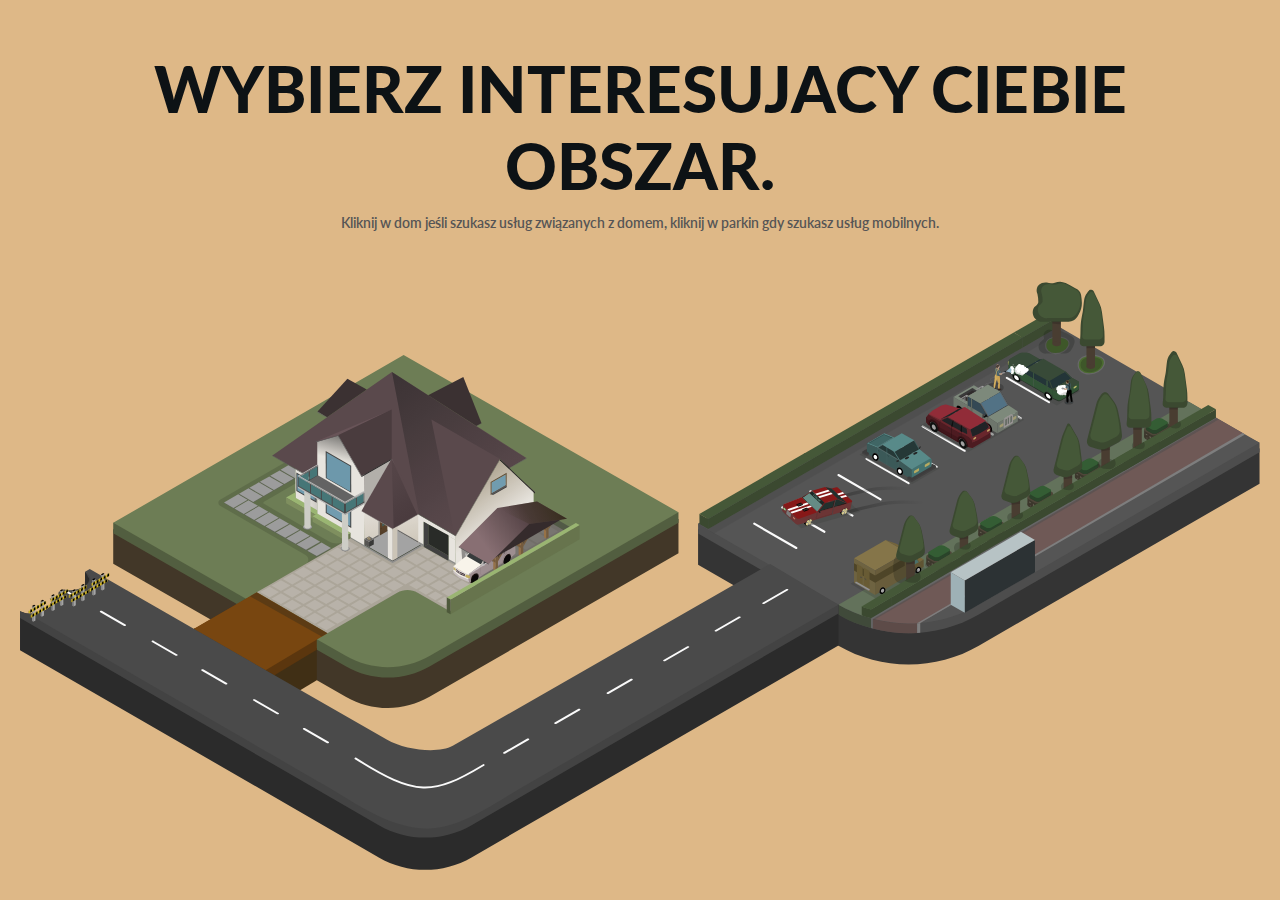
<file: index.html>
<!DOCTYPE html>
<html lang="pl">
<head>
    <meta charset="UTF-8">
    <meta name="viewport" content="width=device-width, initial-scale=1.0">
    <title>Wybierz usluge | Megachad</title>
    <link rel="icon" type="image/png" sizes="32x32" href="bank/logo/logo-resp32x32.png">
    <link rel="icon" type="image/png" sizes="64x64" href="bank/logo/logo-resp64x64.png">
    <link rel="icon" type="image/png" sizes="48x48" href="bank/logo/logo-resp48x48.png">
    <link rel="icon" type="image/png" sizes="180x180" href="bank/logo/logo-resp180x180.png">
    <link rel="icon" type="image/png" sizes="190x190" href="bank/logo/logo-resp190x190.png">
    <link rel="icon" type="image/png" sizes="192x192" href="bank/logo/logo-resp192x192.png">
    <link rel="icon" type="image/png" sizes="512x512" href="bank/logo/logo-resp512x512.png">
    <link rel="stylesheet" type="text/css" href="styl/glowna_styl.css">
    <link rel="stylesheet" type="text/css" href="styl/wtf.css">
</head>    
    

<body>
    
    <div id="tlo">
        <div class="tekst">
            <h1>wybierz interesujacy ciebie obszar.</h1>
            <p>Kliknij w dom jeśli szukasz usług związanych z domem, kliknij w parkin gdy szukasz usług mobilnych.</p>
        </div>

        <div class="informacja--dom">
            <p>Usługi w tej kategorii:</p>
            <li>Mycie okien</li>
            <li>Dogłębne bycie balkonu</li>
            <li>Mycie + odkurzanie podłogi</li>
            <li>Dokładne czyszczenie pimieszczeń</li>
        </div>
        
        <div class="informacja--parking">
            <p>Usługi w tej kategorii:</p>
            <li>Mycie auta</li>
            <li>Nocne mycie</li>
            <li>Czyszczenie wnętrza</li>
            <li>Dogłębne mycie wnętrza i zewnatrz</li>
        </div>
    
        <svg  viewBox="0 0 1543 733" fill="none" xmlns="http://www.w3.org/2000/svg" style="width: 100%; height:100%">
            <a class="interakcja" href="dom/index.html">
                <g id="dom">
                        <path d="M116 309.041V351.805L405.837 517.712C421.639 526.757 439.537 531.499 457.744 531.465C475.952 531.431 493.832 526.623 509.6 517.519L819.373 338.672V296.342L116 309.041Z" fill="#4B3617"/>
                        <path d="M116 300.918V313.897L405.837 479.803C421.639 488.848 439.537 493.591 457.744 493.557C475.952 493.523 493.832 488.714 509.6 479.611L819.373 300.763V287.784C487.912 297.589 116 300.918 116 300.918Z" fill="#4B6326"/>
                        <path d="M116 300.918L405.837 466.825C421.639 475.87 439.537 480.612 457.744 480.578C475.952 480.544 493.832 475.735 509.6 466.632L819.373 287.784L477.342 92L116 300.918Z" fill="#638333"/>
                        <path d="M306.213 380.619L355.303 352.95C356.353 352.358 357.228 351.499 357.839 350.459C358.451 349.419 358.776 348.237 358.782 347.031C358.788 345.825 358.475 344.639 357.875 343.593C357.275 342.547 356.408 341.678 355.364 341.075L249.04 279.689C248.391 279.314 247.851 278.775 247.476 278.125C247.101 277.475 246.903 276.738 246.903 275.988C246.903 275.238 247.101 274.501 247.476 273.851C247.851 273.201 248.391 272.662 249.04 272.287L365.743 204.909L388.507 218.053C389.171 218.436 389.722 218.987 390.105 219.65C390.488 220.314 390.689 221.067 390.689 221.833C390.689 222.599 390.488 223.351 390.105 224.015C389.722 224.678 389.171 225.229 388.507 225.612L303.599 274.634C303.361 274.771 303.164 274.969 303.026 275.207C302.889 275.445 302.817 275.714 302.817 275.989C302.816 276.264 302.888 276.533 303.026 276.771C303.163 277.009 303.36 277.207 303.598 277.345L383.964 323.867C387.114 325.691 390.69 326.649 394.33 326.643C397.969 326.638 401.543 325.67 404.687 323.837L412.196 319.461L463.691 349.061L498.866 328.753L542.147 353.274L644.995 294.505L688.378 319.552L532.436 409.585L481.971 380.65L394.15 431.39L306.213 380.619Z" fill="#57732D"/>
                        <path d="M388.287 333.233L411.306 319.978L462.8 349.579L498.865 328.753L542.147 353.273L645.063 291.94L693.136 319.695L534.849 411.082L494.717 387.911C490.878 385.695 486.522 384.529 482.089 384.532C477.656 384.534 473.302 385.705 469.465 387.926L382.515 438.261L294.578 387.491L388.287 333.233Z" fill="#B1A48C"/>
                        <path d="M298.926 387.185L310.651 393.954L322.376 387.185L310.651 380.416L298.926 387.185Z" fill="#BDB29F"/>
                        <path d="M312.996 379.062L324.721 385.831L336.446 379.062L324.721 372.292L312.996 379.062Z" fill="#BDB29F"/>
                        <path d="M312.996 395.308L324.721 402.078L336.446 395.308L324.721 388.539L312.996 395.308Z" fill="#BDB29F"/>
                        <path d="M327.065 387.185L338.79 393.954L350.515 387.185L338.79 380.416L327.065 387.185Z" fill="#BDB29F"/>
                        <path d="M327.065 403.432L338.79 410.201L350.515 403.432L338.79 396.662L327.065 403.432Z" fill="#BDB29F"/>
                        <path d="M341.136 395.308L352.861 402.078L364.586 395.308L352.861 388.539L341.136 395.308Z" fill="#BDB29F"/>
                        <path d="M341.136 411.555L352.861 418.324L364.586 411.555L352.861 404.785L341.136 411.555Z" fill="#BDB29F"/>
                        <path d="M355.205 403.432L366.93 410.201L378.655 403.432L366.93 396.662L355.205 403.432Z" fill="#BDB29F"/>
                        <path d="M355.205 419.678L366.93 426.448L378.655 419.678L366.93 412.909L355.205 419.678Z" fill="#BDB29F"/>
                        <path d="M369.275 411.555L381 418.324L392.725 411.555L381 404.785L369.275 411.555Z" fill="#BDB29F"/>
                        <path d="M369.275 427.801L381 434.571L392.725 427.801L381 421.032L369.275 427.801Z" fill="#BDB29F"/>
                        <path d="M383.346 419.678L395.071 426.448L406.796 419.678L395.071 412.909L383.346 419.678Z" fill="#BDB29F"/>
                        <path d="M327.065 370.938L338.791 377.708L350.516 370.938L338.791 364.169L327.065 370.938Z" fill="#BDB29F"/>
                        <path d="M341.136 362.815L352.861 369.584L364.586 362.815L352.861 356.046L341.136 362.815Z" fill="#BDB29F"/>
                        <path d="M355.205 354.692L366.93 361.461L378.655 354.692L366.93 347.922L355.205 354.692Z" fill="#BDB29F"/>
                        <path d="M341.136 379.062L352.861 385.831L364.586 379.062L352.861 372.292L341.136 379.062Z" fill="#BDB29F"/>
                        <path d="M355.205 370.938L366.93 377.708L378.655 370.938L366.93 364.169L355.205 370.938Z" fill="#BDB29F"/>
                        <path d="M369.275 362.815L381 369.584L392.725 362.815L381 356.046L369.275 362.815Z" fill="#BDB29F"/>
                        <path d="M355.205 387.185L366.93 393.954L378.655 387.185L366.93 380.416L355.205 387.185Z" fill="#BDB29F"/>
                        <path d="M369.275 379.062L381 385.831L392.725 379.062L381 372.292L369.275 379.062Z" fill="#BDB29F"/>
                        <path d="M383.345 370.938L395.07 377.708L406.795 370.938L395.07 364.169L383.345 370.938Z" fill="#BDB29F"/>
                        <path d="M369.275 395.308L381 402.078L392.725 395.308L381 388.539L369.275 395.308Z" fill="#BDB29F"/>
                        <path d="M383.345 387.185L395.07 393.954L406.795 387.185L395.07 380.416L383.345 387.185Z" fill="#BDB29F"/>
                        <path d="M397.415 379.062L409.14 385.831L420.865 379.062L409.14 372.292L397.415 379.062Z" fill="#BDB29F"/>
                        <path d="M383.346 403.432L395.071 410.201L406.796 403.432L395.071 396.662L383.346 403.432Z" fill="#BDB29F"/>
                        <path d="M397.415 395.308L409.14 402.078L420.865 395.308L409.14 388.539L397.415 395.308Z" fill="#BDB29F"/>
                        <path d="M411.485 387.185L423.21 393.954L434.935 387.185L423.21 380.416L411.485 387.185Z" fill="#BDB29F"/>
                        <path d="M397.415 411.555L409.14 418.324L420.865 411.555L409.14 404.785L397.415 411.555Z" fill="#BDB29F"/>
                        <path d="M411.485 403.432L423.21 410.201L434.935 403.432L423.21 396.662L411.485 403.432Z" fill="#BDB29F"/>
                        <path d="M425.555 395.308L437.28 402.078L449.005 395.308L437.28 388.539L425.555 395.308Z" fill="#BDB29F"/>
                        <path d="M369.275 346.568L381 353.338L392.725 346.568L381 339.799L369.275 346.568Z" fill="#BDB29F"/>
                        <path d="M383.346 338.445L395.071 345.215L406.796 338.445L395.071 331.676L383.346 338.445Z" fill="#BDB29F"/>
                        <path d="M397.415 330.322L409.14 337.091L420.865 330.322L409.14 323.553L397.415 330.322Z" fill="#BDB29F"/>
                        <path d="M383.345 354.692L395.07 361.461L406.795 354.692L395.07 347.922L383.345 354.692Z" fill="#BDB29F"/>
                        <path d="M397.415 346.568L409.14 353.338L420.865 346.568L409.14 339.799L397.415 346.568Z" fill="#BDB29F"/>
                        <path d="M411.485 338.445L423.21 345.215L434.935 338.445L423.21 331.676L411.485 338.445Z" fill="#BDB29F"/>
                        <path d="M397.415 362.815L409.14 369.584L420.865 362.815L409.14 356.046L397.415 362.815Z" fill="#BDB29F"/>
                        <path d="M411.485 354.692L423.21 361.461L434.935 354.692L423.21 347.922L411.485 354.692Z" fill="#BDB29F"/>
                        <path d="M425.555 346.568L437.28 353.338L449.005 346.568L437.28 339.799L425.555 346.568Z" fill="#BDB29F"/>
                        <path d="M411.485 370.938L423.21 377.708L434.935 370.938L423.21 364.169L411.485 370.938Z" fill="#BDB29F"/>
                        <path d="M425.555 362.815L437.28 369.584L449.005 362.815L437.28 356.046L425.555 362.815Z" fill="#BDB29F"/>
                        <path d="M439.625 354.692L451.35 361.461L463.075 354.692L451.35 347.922L439.625 354.692Z" fill="#BDB29F"/>
                        <path d="M425.555 379.062L437.28 385.831L449.005 379.062L437.28 372.292L425.555 379.062Z" fill="#BDB29F"/>
                        <path d="M439.625 370.938L451.35 377.708L463.075 370.938L451.35 364.169L439.625 370.938Z" fill="#BDB29F"/>
                        <path d="M453.695 362.815L465.42 369.584L477.145 362.815L465.42 356.046L453.695 362.815Z" fill="#BDB29F"/>
                        <path d="M439.625 387.185L451.35 393.954L463.075 387.185L451.35 380.416L439.625 387.185Z" fill="#BDB29F"/>
                        <path d="M453.695 379.062L465.42 385.831L477.145 379.062L465.42 372.292L453.695 379.062Z" fill="#BDB29F"/>
                        <path d="M467.765 370.938L479.49 377.708L491.215 370.938L479.49 364.169L467.765 370.938Z" fill="#BDB29F"/>
                        <path d="M465.988 353.592L479.49 361.461L491.215 354.692L477.713 346.822L465.988 353.592Z" fill="#BDB29F"/>
                        <path d="M480.058 345.469L493.56 353.338L505.285 346.569L491.783 338.699L480.058 345.469Z" fill="#BDB29F"/>
                        <path d="M481.835 362.815L493.56 369.584L505.285 362.815L493.56 356.046L481.835 362.815Z" fill="#BDB29F"/>
                        <path d="M495.905 354.692L507.63 361.461L519.355 354.692L507.63 347.922L495.905 354.692Z" fill="#BDB29F"/>
                        <path d="M495.905 370.938L507.63 377.708L519.355 370.938L507.63 364.169L495.905 370.938Z" fill="#BDB29F"/>
                        <path d="M509.975 362.815L521.7 369.584L533.425 362.815L521.7 356.046L509.975 362.815Z" fill="#BDB29F"/>
                        <path d="M509.975 379.062L521.7 385.831L533.425 379.062L521.7 372.292L509.975 379.062Z" fill="#BDB29F"/>
                        <path d="M524.045 370.938L535.77 377.708L547.495 370.938L535.77 364.169L524.045 370.938Z" fill="#BDB29F"/>
                        <path d="M524.045 387.185L535.77 393.954L547.495 387.185L535.77 380.416L524.045 387.185Z" fill="#BDB29F"/>
                        <path d="M538.115 379.062L549.84 385.831L561.565 379.062L549.84 372.292L538.115 379.062Z" fill="#BDB29F"/>
                        <path d="M494.128 337.345L507.63 345.215L516.842 340.121L503.34 332.251L494.128 337.345Z" fill="#BDB29F"/>
                        <path d="M509.975 346.569L521.7 353.338L530.912 348.244L519.187 341.474L509.975 346.569Z" fill="#BDB29F"/>
                        <path d="M524.045 354.692L535.77 361.461L544.982 356.367L533.257 349.598L524.045 354.692Z" fill="#BDB29F"/>
                        <path d="M538.115 362.815L549.84 369.584L561.565 362.815L549.84 356.046L538.115 362.815Z" fill="#BDB29F"/>
                        <path d="M552.185 370.938L563.91 377.708L575.635 370.938L563.91 364.169L552.185 370.938Z" fill="#BDB29F"/>
                        <path d="M547.495 351.984L559.22 358.753L570.945 351.984L559.22 345.215L547.495 351.984Z" fill="#BDB29F"/>
                        <path d="M561.564 360.107L573.29 366.877L585.015 360.107L573.29 353.338L561.564 360.107Z" fill="#BDB29F"/>
                        <path d="M575.635 368.231L587.36 375L599.085 368.231L587.36 361.461L575.635 368.231Z" fill="#BDB29F"/>
                        <path d="M561.564 343.861L573.289 350.63L585.014 343.861L573.289 337.091L561.564 343.861Z" fill="#BDB29F"/>
                        <path d="M575.635 351.984L587.36 358.753L599.085 351.984L587.36 345.215L575.635 351.984Z" fill="#BDB29F"/>
                        <path d="M589.704 360.107L601.429 366.877L613.154 360.107L601.429 353.338L589.704 360.107Z" fill="#BDB29F"/>
                        <path d="M575.635 335.738L587.36 342.507L599.085 335.738L587.36 328.968L575.635 335.738Z" fill="#BDB29F"/>
                        <path d="M589.704 343.861L601.429 350.63L613.154 343.861L601.429 337.091L589.704 343.861Z" fill="#BDB29F"/>
                        <path d="M603.774 351.984L615.499 358.753L627.225 351.984L615.499 345.215L603.774 351.984Z" fill="#BDB29F"/>
                        <path d="M589.704 327.614L601.429 334.384L613.154 327.614L601.429 320.845L589.704 327.614Z" fill="#BDB29F"/>
                        <path d="M603.774 335.738L615.499 342.507L627.225 335.738L615.499 328.968L603.774 335.738Z" fill="#BDB29F"/>
                        <path d="M617.845 343.861L629.57 350.63L641.295 343.861L629.57 337.091L617.845 343.861Z" fill="#BDB29F"/>
                        <path d="M603.774 319.491L615.499 326.26L627.224 319.491L615.499 312.722L603.774 319.491Z" fill="#BDB29F"/>
                        <path d="M617.844 327.614L629.569 334.384L641.294 327.614L629.569 320.845L617.844 327.614Z" fill="#BDB29F"/>
                        <path d="M631.914 335.738L643.639 342.507L655.364 335.738L643.639 328.968L631.914 335.738Z" fill="#BDB29F"/>
                        <path d="M617.844 311.368L629.569 318.137L641.294 311.368L629.569 304.598L617.844 311.368Z" fill="#BDB29F"/>
                        <path d="M631.914 319.491L643.639 326.26L655.364 319.491L643.639 312.722L631.914 319.491Z" fill="#BDB29F"/>
                        <path d="M645.984 327.614L657.709 334.384L669.435 327.614L657.709 320.845L645.984 327.614Z" fill="#BDB29F"/>
                        <path d="M631.914 303.244L643.639 310.014L655.364 303.244L643.639 296.475L631.914 303.244Z" fill="#BDB29F"/>
                        <path d="M645.984 311.368L657.709 318.137L669.434 311.368L657.709 304.598L645.984 311.368Z" fill="#BDB29F"/>
                        <path d="M660.054 319.491L671.779 326.26L683.504 319.491L671.779 312.722L660.054 319.491Z" fill="#BDB29F"/>
                        <path d="M645.984 295.121L657.709 301.89L669.434 295.121L657.709 288.352L645.984 295.121Z" fill="#BDB29F"/>
                        <path d="M566.255 379.062L573.262 383.123L585.015 376.354L577.98 372.292L566.255 379.062Z" fill="#BDB29F"/>
                        <path d="M552.198 387.185L559.205 391.247L570.958 384.477L563.923 380.416L552.198 387.185Z" fill="#BDB29F"/>
                        <path d="M538.115 395.308L545.122 399.37L556.875 392.6L549.84 388.539L538.115 395.308Z" fill="#BDB29F"/>
                        <path d="M484.001 378.195L493.381 383.61L502.761 378.195L493.381 372.779L484.001 378.195Z" fill="#BDB29F"/>
                        <path d="M495.726 384.964L505.106 390.38L514.485 384.964L505.106 379.549L495.726 384.964Z" fill="#BDB29F"/>
                        <path d="M507.451 391.734L516.831 397.149L526.211 391.734L516.831 386.318L507.451 391.734Z" fill="#BDB29F"/>
                        <path d="M519.176 398.503L528.556 403.919L537.936 398.503L528.556 393.088L519.176 398.503Z" fill="#BDB29F"/>
                        <path d="M490.551 287.577L490.378 324.139L502.383 330.784L502.34 299.615L542.254 322.678V317.263L490.551 287.577Z" fill="#EAE4D7"/>
                        <path d="M533.148 316.9L533.149 348.078L542.148 353.274L542.254 322.412L533.148 316.9Z" fill="#EAE4D7"/>
                        <path d="M342.924 273.921L342.937 271.217L369.891 286.779V289.491L342.924 273.921Z" fill="#8C8C86"/>
                        <path d="M495.54 326.833L495.564 324.139L502.38 328.074V330.782L495.54 326.833Z" fill="#8C8C86"/>
                        <path d="M533.148 348.078V345.839L542.147 351.034V353.274L533.148 348.078Z" fill="#8C8C86"/>
                        <path d="M542.147 351.034L639.133 294.802V297.89L542.147 353.274V351.034Z" fill="#8C8C86"/>
                        <path d="M369.892 296.26V293.552L428.516 327.399V330.107L369.892 296.26Z" fill="#8C8C86"/>
                        <path d="M462.817 113.256L314.038 217.06L368.94 248.671L427.344 282.044L454.784 266.402L542.148 317.024L542.268 316.816L597.255 221.576L640.643 264.47L640.688 262.237L607.908 233.305L630.186 220.443L462.817 113.256Z" fill="#68454C"/>
                        <path d="M542.147 317.024L597.255 221.576L639.133 262.689V297.89L542.147 353.274V317.024Z" fill="url(#paint0_linear_32_1846)"/>
                        <path d="M369.892 294.906L428.516 328.753L429.328 289.168L428.516 233.702L395.993 192.702L369.892 200.135L369.892 294.906Z" fill="url(#paint1_linear_32_1846)"/>
                        <path d="M342.566 233.755L342.924 273.921L369.892 289.491L369.807 249.25L342.566 233.755Z" fill="url(#paint2_linear_32_1846)"/>
                        <path d="M428.516 240.751L462.518 221.12L495.603 290.583L495.54 326.833L463.69 308.445L428.516 328.753L428.516 240.751Z" fill="url(#paint3_linear_32_1846)"/>
                        <path d="M507.876 142.114L551.628 119.579L574.291 176.896L567.868 180.604L507.876 142.114Z" fill="#432F31"/>
                        <path d="M567.867 180.605L568.238 180.771L574.29 177.334V176.896L567.867 180.605Z" fill="#666561"/>
                        <path d="M407.411 121.61L370.228 162.563L382.064 169.649L431.476 135.122L407.411 121.61Z" fill="#432F31"/>
                        <path d="M370.228 162.563V163.531L381.502 169.99L382.028 169.627L370.228 162.563Z" fill="#666561"/>
                        <path d="M462.518 221.12L428.516 281.367V240.751L462.518 221.12Z" fill="black" fill-opacity="0.231423"/>
                        <path d="M597.255 221.576L596.584 222.77L640.687 264.486V263.09L597.255 221.576Z" fill="#1E1E1E"/>
                        <path d="M395.993 192.702L368.137 200.793V199.794L395.993 191.862V192.702Z" fill="#5C5C5B"/>
                        <path d="M368.137 199.794L462.518 160.195L395.919 191.861L368.137 199.794Z" fill="#774F57"/>
                        <path d="M369.891 249.201V250.117L313.572 217.568L313.639 216.809L369.891 249.201Z" fill="#5C5C5B"/>
                        <path d="M495.603 290.029L541.506 316.531L542.254 316.963V317.563L495.563 290.606L495.603 290.029Z" fill="#5C5C5B"/>
                        <path d="M424.998 286.106V286.669L463.69 309.008L495.603 290.583V290.029L463.706 308.444L424.998 286.106Z" fill="#5C5C5B"/>
                        <path d="M462.528 221.025L424.998 286.106L463.69 308.445L500.038 287.46L462.528 221.025Z" fill="#68454C"/>
                        <path d="M630.185 220.443V221.226L609.173 232.967L608.926 232.731L630.185 220.443Z" fill="#666561"/>
                        <path d="M542.254 317.563L596.841 223.014L596.588 222.761L542.207 316.92L542.254 317.563Z" fill="#515150"/>
                        <path d="M462.816 113.256L496.559 290.556L541.113 316.304L511.904 172.299L597.255 221.576L608.926 232.731L630.185 221.226L462.816 113.256Z" fill="url(#paint4_linear_32_1846)"/>
                        <path d="M462.519 221.12L464.864 307.768L494.293 290.735L462.519 221.12Z" fill="url(#paint5_linear_32_1846)"/>
                        <path d="M395.993 191.861L462.478 160.072L462.519 221.12L424.999 242.782L395.993 191.861Z" fill="#54393D"/>
                        <path d="M395.993 191.862L395.199 192.088L424.999 243.782V242.782L395.993 191.862Z" fill="#5C5C5B"/>
                        <path d="M424.998 242.782L462.518 221.12L461.345 223.151L424.998 243.782V242.782Z" fill="#1F1F1F"/>
                        <path d="M508.245 303.03V327.399L533.148 341.795L533.148 316.347L508.245 303.03Z" fill="#282C26"/>
                        <path d="M502.383 330.784L508.245 327.399V303.029L502.383 299.645V330.784Z" fill="#414141"/>
                        <path d="M502.383 330.784L533.148 348.078V341.795L508.245 327.311L502.383 330.784Z" fill="#414141"/>
                        <path d="M447.51 299.643L447.514 318.533L457.131 312.98V305.221L447.51 299.643Z" fill="url(#paint6_linear_32_1846)" stroke="black" stroke-opacity="0.377919" stroke-width="0.00740363" stroke-linecap="round" stroke-linejoin="round"/>
                        <path d="M450.72 305.577L453.926 303.726V303.362L450.72 301.519V305.577Z" fill="#2D6660"/>
                        <path d="M448.801 307.941V308.919L450.494 307.941V306.963L448.801 307.941Z" fill="#4D2E0F" fill-opacity="0.976471"/>
                        <path d="M449.225 308.185V308.674L450.071 308.185V307.697L449.225 308.185Z" fill="#804911" fill-opacity="0.976471"/>
                        <path d="M446.877 318.892L446.243 318.537L446.222 298.908L446.879 299.284L446.877 318.892Z" fill="#737373" fill-opacity="0.976471"/>
                        <path d="M446.872 318.903L446.868 299.273L447.509 299.643L447.513 318.533L446.872 318.903Z" fill="#929292" fill-opacity="0.976471"/>
                        <path d="M586.803 250.905V264.444L604.49 254.232V240.693L586.803 250.905Z" fill="#4DA4C9"/>
                        <path d="M605.563 238.72L585.63 250.228V266.475L605.563 254.967V238.72ZM604.391 240.751L604.489 254.232L586.804 264.444V250.905L604.391 240.751Z" fill="#6F4C1B"/>
                        <path d="M586.803 265.476L587.834 266.072C588.037 266.188 588.266 266.25 588.5 266.25C588.733 266.25 588.963 266.188 589.165 266.072L605.422 256.686C605.489 256.647 605.545 256.591 605.584 256.523C605.623 256.456 605.644 256.38 605.644 256.302C605.644 256.224 605.623 256.147 605.584 256.08C605.545 256.013 605.489 255.957 605.422 255.918L604.39 255.322L587.209 265.242L586.803 265.476Z" fill="#444342"/>
                        <path d="M586.803 265.476V264.444L605.643 255.219V256.266L586.803 265.476Z" fill="#444342"/>
                        <path d="M586.803 264.444L587.834 265.039C588.037 265.156 588.266 265.218 588.5 265.218C588.733 265.218 588.963 265.156 589.165 265.039L605.422 255.654C605.489 255.615 605.545 255.559 605.584 255.491C605.623 255.424 605.644 255.347 605.644 255.269C605.644 255.192 605.623 255.115 605.584 255.048C605.545 254.98 605.489 254.924 605.422 254.885L604.39 254.29L586.803 264.444Z" fill="#575654"/>
                        <path d="M369.078 252.898L343.917 238.344V261.36L369.078 275.914L369.078 252.898Z" fill="#444342"/>
                        <path d="M345.09 240.374V260.683L367.906 273.883V253.484L345.09 240.374Z" fill="url(#paint7_linear_32_1846)"/>
                        <path d="M550.33 347.949L557.473 374.5L569.133 378.465L585.251 368.45L590.443 371.498L693.929 311.75L653.478 288.062L548.842 329.037L550.33 347.949Z" fill="#393939" fill-opacity="0.504831"/>
                        <path d="M555.637 342.236C555.637 342.236 560.954 346.813 563.074 348.114C565.708 349.733 574.574 353.358 574.574 353.358L580.844 341.569L564.818 332.053C564.818 332.053 556.493 340.4 555.637 342.236Z" fill="#333D3F"/>
                        <path d="M553.918 339.036C553.957 339.008 554.147 338.902 554.195 338.89C554.36 338.849 554.526 338.788 554.697 338.786C554.873 338.783 554.994 338.872 555.142 338.961C555.477 339.162 555.69 339.288 555.996 339.531C556.043 339.568 556.089 339.606 556.127 339.651C556.188 339.722 556.406 340.058 556.36 340.478C556.346 340.6 556.42 340.355 556.368 340.637C556.339 340.791 556.278 341.873 556.141 341.951C556.03 342.015 555.685 342.217 555.568 342.282C555.385 342.384 555.255 342.34 555.125 342.263C554.752 342.044 554.356 341.838 554.012 341.569C553.897 341.479 553.823 339.105 553.92 339.036H553.918Z" fill="#B6B5B5"/>
                        <path d="M611.035 344.223L607.365 341.799C607.365 341.799 601.102 338.88 604.553 336.95C608.005 335.02 608.592 332.935 610.443 334.923C612.293 336.911 611.711 343.213 611.035 344.223Z" fill="#362725"/>
                        <path d="M609.497 340.993L606.609 346.165L606.164 346.963L602.991 351.818C602.991 351.818 601.295 350.81 599.972 350.03C599.836 349.952 599.706 349.875 599.587 349.803C599.579 349.8 599.574 349.796 599.567 349.794C598.856 349.293 598.421 348.33 598.421 346.997C598.421 346.639 598.451 346.27 598.511 345.899C598.707 344.665 599.216 343.38 599.923 342.237C600.701 340.976 601.721 339.887 602.844 339.232C603.934 338.593 604.931 338.467 605.705 338.775C605.832 338.856 605.985 338.951 606.154 339.06C607.364 339.793 609.497 340.993 609.497 340.993Z" fill="#260E08"/>
                        <path d="M607.068 346.433L606.164 346.964L603.243 348.678L598.511 345.899C598.707 344.665 599.215 343.38 599.923 342.237L606.609 346.166L607.068 346.433Z" fill="#260E08"/>
                        <path d="M603.701 339.737C605.015 338.965 606.196 338.941 607.006 339.527C607.043 339.554 607.09 339.586 607.142 339.621C606.354 339.236 605.302 339.335 604.144 340.014C601.701 341.45 599.721 344.925 599.721 347.778C599.721 349.101 600.151 350.053 600.853 350.554C600.74 350.488 600.645 350.432 600.573 350.391C599.772 349.926 599.276 348.926 599.276 347.499C599.277 344.648 601.258 341.172 603.701 339.737Z" fill="#260E08"/>
                        <path d="M604.502 340.21C605.817 339.439 606.997 339.414 607.808 340.001C607.845 340.028 607.892 340.06 607.944 340.094C607.156 339.709 606.104 339.809 604.947 340.489C602.504 341.924 600.523 345.399 600.523 348.252C600.523 349.576 600.954 350.527 601.655 351.029C601.543 350.963 601.448 350.906 601.375 350.865C600.575 350.401 600.079 349.4 600.079 347.974C600.078 345.121 602.059 341.646 604.502 340.21Z" fill="#260E08"/>
                        <path d="M605.305 340.684C606.619 339.912 607.799 339.888 608.609 340.474C608.647 340.502 608.694 340.533 608.746 340.568C607.957 340.182 606.905 340.282 605.748 340.962C603.304 342.397 601.324 345.873 601.324 348.725C601.324 350.049 601.755 351 602.456 351.502C602.344 351.436 602.249 351.381 602.176 351.338C601.375 350.874 600.88 349.874 600.88 348.448C600.88 345.595 602.861 342.119 605.305 340.684Z" fill="#260E08"/>
                        <path d="M610.623 343.783C610.623 346.636 608.643 350.11 606.199 351.546C603.757 352.98 601.775 351.832 601.775 348.98C601.775 346.129 603.756 342.653 606.199 341.218C608.643 339.782 610.623 340.932 610.623 343.783Z" fill="#3F261A"/>
                        <path d="M570.978 369.024L567.308 366.6C567.308 366.6 561.045 363.681 564.497 361.751C567.948 359.821 568.536 357.736 570.386 359.723C572.237 361.712 571.655 368.014 570.978 369.024Z" fill="#362725"/>
                        <path d="M569.133 365.379L566.245 370.552L565.8 371.35L562.626 376.204C562.626 376.204 560.931 375.197 559.608 374.416C559.472 374.338 559.342 374.26 559.223 374.189C559.215 374.186 559.209 374.182 559.203 374.18C558.493 373.679 558.057 372.716 558.057 371.383C558.057 371.025 558.087 370.656 558.147 370.285C558.343 369.051 558.851 367.766 559.559 366.623C560.336 365.362 561.357 364.273 562.48 363.618C563.57 362.979 564.567 362.854 565.341 363.161C565.467 363.243 565.621 363.337 565.79 363.446C567 364.18 569.133 365.379 569.133 365.379Z" fill="#260E08"/>
                        <path d="M566.704 370.819L565.799 371.35L562.879 373.064L558.146 370.285C558.343 369.051 558.851 367.766 559.559 366.623L566.245 370.552L566.704 370.819Z" fill="#260E08"/>
                        <path d="M563.338 364.124C564.652 363.351 565.832 363.328 566.643 363.914C566.681 363.942 566.727 363.973 566.78 364.008C565.991 363.623 564.939 363.723 563.782 364.402C561.339 365.837 559.358 369.313 559.358 372.165C559.358 373.489 559.789 374.44 560.491 374.942C560.378 374.876 560.283 374.82 560.21 374.778C559.41 374.314 558.915 373.314 558.915 371.888C558.915 369.034 560.894 365.558 563.338 364.124Z" fill="#260E08"/>
                        <path d="M564.139 364.597C565.453 363.825 566.634 363.801 567.444 364.387C567.482 364.414 567.529 364.446 567.581 364.481C566.792 364.095 565.74 364.195 564.583 364.874C562.139 366.31 560.159 369.785 560.159 372.637C560.159 373.961 560.59 374.913 561.291 375.414C561.179 375.348 561.083 375.292 561.011 375.25C560.21 374.786 559.715 373.785 559.715 372.359C559.715 369.508 561.696 366.032 564.139 364.597Z" fill="#260E08"/>
                        <path d="M564.94 365.07C566.254 364.299 567.434 364.274 568.245 364.86C568.283 364.887 568.33 364.92 568.382 364.954C567.593 364.569 566.541 364.668 565.384 365.348C562.94 366.784 560.96 370.259 560.96 373.111C560.96 374.435 561.39 375.387 562.092 375.888C561.979 375.822 561.884 375.767 561.812 375.724C561.011 375.26 560.516 374.259 560.516 372.833C560.516 369.981 562.497 366.506 564.94 365.07Z" fill="#260E08"/>
                        <path d="M570.259 368.17C570.259 371.022 568.279 374.497 565.836 375.932C563.393 377.367 561.412 376.218 561.412 373.366C561.412 370.514 563.393 367.039 565.836 365.604C568.279 364.169 570.259 365.318 570.259 368.17Z" fill="#3F261A"/>
                        <path d="M570.209 368.225C570.209 371.051 568.246 374.494 565.827 375.916C563.406 377.337 561.443 376.199 561.443 373.374C561.443 370.549 563.406 367.105 565.827 365.683C568.246 364.262 570.209 365.4 570.209 368.225Z" fill="#0B0706"/>
                        <path d="M550.715 356.49C550.715 359.041 548.943 362.15 546.758 363.434C544.572 364.718 542.8 363.689 542.8 361.138C542.8 358.587 544.572 355.478 546.758 354.194C548.943 352.91 550.715 353.938 550.715 356.49Z" fill="#6B6B6B"/>
                        <path d="M549.695 357.089C549.695 358.982 548.38 361.289 546.758 362.242C545.136 363.195 543.821 362.432 543.821 360.538C543.821 358.645 545.136 356.338 546.758 355.385C548.38 354.433 549.695 355.196 549.695 357.089Z" fill="#FFA312"/>
                        <path d="M552.042 357.9C552.074 357.136 552.206 350.362 546.757 353.337C546.757 353.337 543.108 355.241 542.45 358.935C542.083 361.006 542.128 362.505 542.239 363.421C542.076 363.504 541.922 363.582 541.774 363.651C541.615 362.586 541.515 361.006 541.974 358.437C542.697 354.365 546.719 352.267 546.719 352.267C553.079 348.796 552.539 357.373 552.539 357.373C552.539 357.373 552.618 357.389 552.606 357.566C552.427 357.674 552.239 357.784 552.042 357.9Z" fill="#FFA312"/>
                        <path d="M539.286 355.067L539.853 359.417L546.758 365.389L558.79 370.541L558.223 366.191L539.286 355.067Z" fill="#E5DAD5"/>
                        <path d="M539.381 355.794C539.381 355.794 541.579 357.074 541.876 357.9C542.172 358.725 542.595 360.945 541.876 360.514C541.536 360.276 539.808 359.08 539.774 358.813C539.739 358.547 539.28 356.461 539.381 355.794Z" fill="#D7AE0F"/>
                        <path d="M542.532 358.359C542.532 358.359 546.494 361.397 547.129 361.721C547.764 362.044 553.442 364.414 553.611 364.738C553.78 365.06 553.865 365.322 553.865 365.89C553.865 365.897 547.342 363.142 547.13 362.983C546.918 362.824 542.449 359.417 542.449 359.417L542.532 358.359Z" fill="#4E303A"/>
                        <path d="M542.532 360.22C542.532 360.22 546.926 363.434 547.562 363.758C548.197 364.081 553.44 366.276 553.61 366.6C553.78 366.923 553.865 367.183 553.865 367.752C553.865 367.759 547.775 365.179 547.562 365.02C547.35 364.861 542.468 361.284 542.468 361.284L542.532 360.22Z" fill="#4E303A"/>
                        <path d="M538.965 360.102L546.184 366.145L558.268 370.986L559.298 375.331L546.324 369.424L540.361 364.207C540.361 364.207 539.92 363.955 539.623 362.804C539.327 361.652 538.965 360.102 538.965 360.102Z" fill="#CFBFC1"/>
                        <path d="M555.321 342.137L574.258 353.26L558.755 364.854L558.223 366.191L539.286 355.067C540.675 354.029 553.614 343.296 555.321 342.137Z" fill="#FCF4E0"/>
                        <path d="M581.902 321.734L597.929 331.248L606.457 331.55L587.521 320.426L581.902 321.734Z" fill="#333D3F"/>
                        <path d="M561.387 370.059C561.019 372.13 561.065 373.629 561.176 374.545C561.071 374.598 560.977 374.644 560.88 374.691C560.248 373.197 559.293 371.865 558.121 370.772L558.788 370.541L558.222 366.19C558.222 366.19 558.662 364.802 559.288 364.284C560.333 363.42 564.669 360.006 574.256 353.26C575.541 350.901 580.526 341.469 580.526 341.469C582.349 339.562 594.912 332.393 597.928 331.249L606.455 331.55L615.108 328.927L616.094 329.881L616.522 333.597L616.531 339.171C616.531 339.171 613.874 341.776 611.991 343.439C611.859 343.557 611.7 343.69 611.518 343.836C611.371 343.956 611.208 344.085 611.033 344.222C611.045 343.104 610.846 340.717 609.675 339.809C609.031 339.308 608.092 339.258 606.736 340.107C606.736 340.107 604.421 341.178 602.994 344.576V344.577C602.37 346.06 601.917 347.988 601.898 350.462C601.719 350.565 601.555 350.658 601.404 350.74C601.241 350.828 601.096 350.9 600.972 350.959C599 351.871 574.827 366.664 573.185 367.697C572.901 367.876 572.316 368.23 571.543 368.689C571.363 368.796 571.175 368.908 570.978 369.023C570.998 368.553 571.055 365.815 569.833 364.463C569.067 363.615 567.794 363.314 565.694 364.459C565.694 364.459 562.744 365.999 561.673 368.992C561.552 369.331 561.455 369.685 561.389 370.058L561.387 370.059Z" fill="#A88B8F"/>
                        <path d="M558.789 370.54C558.789 370.54 559.986 369.904 561.672 368.994C561.55 369.331 561.454 369.684 561.387 370.059C561.019 372.129 561.065 373.629 561.176 374.545C561.013 374.628 560.859 374.706 560.712 374.775C559.947 375.153 559.427 375.368 559.298 375.331C558.61 375.144 558.335 371.115 558.335 371.115L558.789 370.54Z" fill="#A88B8F"/>
                        <path d="M539.853 359.417L546.758 365.389L558.789 370.541H560.241L559.156 370.935C558.401 371.209 557.573 371.188 556.832 370.875L546.322 366.428L539.046 360.238L539.853 359.417Z" fill="#FCF4E0"/>
                        <path d="M616.096 329.882C616.096 329.882 608.499 333.367 605.483 335.592C602.465 337.818 599.748 339.553 599.748 339.553C563.546 362.766 562.397 363.16 558.223 366.191C558.223 366.191 558.663 364.803 559.289 364.285C560.334 363.421 564.67 360.007 574.258 353.261C575.542 350.902 580.528 341.47 580.528 341.47C582.35 339.563 594.913 332.394 597.929 331.249L606.457 331.551L615.11 328.927L616.096 329.882Z" fill="#CFBFC1"/>
                        <path d="M580.938 341.961C580.938 341.961 576.227 351.844 575.812 352.992C589.029 345.16 595.839 340.097 595.839 340.097L601.603 336.117C601.603 336.117 603.026 333.96 602.686 333.366C602.686 333.366 594.997 333.463 592.699 334.715C589.981 336.193 584.478 339.307 580.938 341.961Z" fill="#333D3F"/>
                        <path d="M572.847 362.555L572.855 362.573L573.733 366.284L589.529 357.005L589.72 356.893L600.576 350.516L600.565 350.432C600.565 350.402 600.511 349.591 601.725 345.456C602.953 341.28 605.502 339.457 605.529 339.439L605.593 339.394L605.582 339.316L604.885 334.023L603.06 332.598L593.875 333.564L588.777 336.408C588.724 336.434 586.709 337.427 580.788 341.564C580.331 342.044 580.052 342.617 579.38 344.005C578.52 345.778 576.919 349.079 573.381 355.399L573.365 355.454L572.847 362.555ZM600.307 350.374L589.779 356.558V352.526L589.965 345.791L588.967 336.589C589.461 336.273 593.957 333.807 593.957 333.807L603.037 332.855L604.629 334.056L605.317 339.274C604.904 339.592 602.621 341.493 601.478 345.383C600.435 348.933 600.316 350.076 600.307 350.374ZM573.102 362.532L573.613 355.502C577.144 349.189 578.744 345.891 579.603 344.117C580.263 342.756 580.537 342.193 580.948 341.759C585.949 338.266 588.148 337.03 588.725 336.723L589.712 345.801L589.526 352.522V356.706L576.23 364.516L573.897 365.886L573.102 362.532Z" fill="#8F6D6E"/>
                        <path d="M554.143 368.113C554.143 368.113 554.178 366.115 555.158 365.706C555.751 365.458 557.954 366.629 558.923 366.629C559.577 366.629 560.644 368.832 559.828 369.38C558.777 370.085 558.822 369.93 558.357 369.866C557.89 369.801 555.685 369.009 554.143 368.113Z" fill="#D7AE0F"/>
                        <path d="M580.527 341.47L580.142 341.309L573.419 352.913L574.257 353.26L580.527 341.47Z" fill="#FAF2DE"/>
                        <path d="M564.501 331.955C564.769 332.134 564.87 332.022 564.87 332.022L564.844 332.269L555.87 342.607L555.32 342.137C555.32 342.138 559.617 336.529 564.501 331.955Z" fill="#FAF2DE"/>
                        <path d="M575.332 352.548C575.354 352.536 575.376 352.526 575.398 352.516C575.483 352.479 575.381 352.515 575.43 352.429C575.483 352.336 575.576 351.554 575.673 351.485C575.713 351.457 575.761 351.444 575.809 351.432C575.973 351.391 576.139 351.33 576.311 351.328C576.486 351.325 576.608 351.414 576.756 351.503C577.09 351.704 577.41 351.929 577.716 352.172C577.763 352.209 577.809 352.247 577.848 352.292C577.909 352.364 578.127 352.386 578.081 352.806C578.068 352.927 578.14 353.172 578.089 353.454C578.059 353.61 577.999 354.141 577.862 354.22C577.752 354.283 577.406 354.486 577.289 354.55C577.105 354.652 576.976 354.608 576.846 354.532C576.472 354.312 576.077 354.106 575.732 353.837C575.617 353.747 575.645 353.586 575.488 353.617C575.356 353.642 575.32 353.677 575.186 353.594C575.079 353.527 574.989 353.431 574.934 353.316C574.854 353.15 574.829 352.87 574.996 352.752C575.103 352.677 575.221 352.614 575.334 352.548L575.332 352.548Z" fill="#B6B5B5"/>
                        <path d="M588.745 348.681L587.267 349.549C587.067 349.667 586.905 349.543 586.905 349.271V348.617C586.905 348.346 587.068 348.032 587.267 347.914L588.745 347.046C588.945 346.928 589.107 347.053 589.107 347.324V347.978C589.107 348.249 588.945 348.564 588.745 348.681Z" fill="#694C51"/>
                        <path d="M589.384 347.263V347.731L586.612 349.359V348.892L589.384 347.263Z" fill="#CFBFC1"/>
                        <path d="M603.566 338.932L602.168 339.928C601.979 340.062 601.807 339.952 601.783 339.683L601.727 339.031C601.704 338.76 601.838 338.432 602.027 338.298L603.425 337.302C603.614 337.168 603.786 337.277 603.81 337.547L603.866 338.199C603.889 338.468 603.755 338.797 603.566 338.932Z" fill="#694C51"/>
                        <path d="M604.08 337.463L604.12 337.928L601.499 339.796L601.459 339.33L604.08 337.463Z" fill="#CFBFC1"/>
                        <path d="M547.458 361.874L547.838 365.158L547.563 365.02L547.125 364.699L546.993 361.642L547.458 361.874Z" fill="#E5DAD5"/>
                        <path d="M610.52 343.807C610.52 346.633 608.557 350.076 606.137 351.498C603.717 352.919 601.754 351.781 601.754 348.956C601.754 346.131 603.717 342.687 606.137 341.265C608.557 339.844 610.52 340.982 610.52 343.807Z" fill="#0B0706"/>
                        <path d="M587.521 320.426L596.277 318.558L615.109 328.926L606.456 331.55L587.521 320.426Z" fill="#A88B8F"/>
                        <path d="M581.818 321.682L597.845 331.197L580.444 341.417L564.417 331.902L581.818 321.682Z" fill="#FCF4E0"/>
                        <path d="M588.955 338.962V358.721L591.82 360.376V340.617L588.955 338.962Z" fill="#B76D18"/>
                        <path d="M586.09 343.925L591.82 347.233V350.542L583.225 345.579L586.09 343.925Z" fill="#8C581B"/>
                        <path d="M583.225 342.271L580.359 343.925L583.225 345.579L586.09 343.925L583.225 342.271Z" fill="#484848"/>
                        <path d="M591.82 340.616L588.955 345.579L586.09 343.925L588.955 338.962L591.82 340.616Z" fill="#484848"/>
                        <path d="M588.79 345.879L589.936 346.541L591.821 343.263V340.616L588.79 345.879Z" fill="#8C581B"/>
                        <path d="M591.82 340.617L594.686 338.962V357.49V358.721L591.82 360.376V340.617Z" fill="#8C581B"/>
                        <path d="M594.282 349.611L603.281 334L600.416 335.654L594.282 346.303V349.611Z" fill="#8C581B"/>
                        <path d="M600.416 335.654L597.551 334L594.686 338.962V345.631L600.416 335.654Z" fill="#623D12"/>
                        <path d="M594.686 338.962L597.566 340.606L596.71 342.087L594.686 340.947V338.962Z" fill="#8C581B"/>
                        <path d="M651.989 299.26V319.02L654.854 320.674V300.915L651.989 299.26Z" fill="#B76D18"/>
                        <path d="M649.124 304.223L654.854 307.532V310.84L646.259 305.878L649.124 304.223Z" fill="#8C581B"/>
                        <path d="M646.259 302.569L643.394 304.223L646.259 305.878L649.124 304.223L646.259 302.569Z" fill="#484848"/>
                        <path d="M654.854 300.915L651.989 305.877L649.124 304.223L651.989 299.261L654.854 300.915Z" fill="#484848"/>
                        <path d="M651.824 306.177L652.97 306.839L654.855 303.562V300.915L651.824 306.177Z" fill="#838282"/>
                        <path d="M654.854 300.915L657.72 299.26V319.02L654.854 320.674V300.915Z" fill="#8C581B"/>
                        <path d="M657.72 309.186L666.315 294.298L663.45 295.952L657.72 305.877V309.186Z" fill="#8C581B"/>
                        <path d="M663.45 295.952L660.585 294.298L657.72 299.261V305.877L663.45 295.952Z" fill="#484848"/>
                        <path d="M657.72 299.26L660.585 300.915L659.73 302.396L657.72 301.246V299.26Z" fill="#838282"/>
                        <path d="M620.473 320.766V340.525L623.338 342.179V322.42L620.473 320.766Z" fill="#B76D18"/>
                        <path d="M617.607 325.728L623.338 329.037V332.345L614.742 327.383L617.607 325.728Z" fill="#8C581B"/>
                        <path d="M614.742 324.074L611.877 325.728L614.742 327.383L617.607 325.728L614.742 324.074Z" fill="#484848"/>
                        <path d="M623.338 322.42L620.473 327.382L617.607 325.728L620.473 320.766L623.338 322.42Z" fill="#484848"/>
                        <path d="M620.307 327.682L621.453 328.344L623.337 325.067V322.42L620.307 327.682Z" fill="#8C581B"/>
                        <path d="M623.338 322.42L626.203 320.766V340.525L623.338 342.179V322.42Z" fill="#8C581B"/>
                        <path d="M626.203 330.691L634.799 315.803L631.934 317.457L626.203 327.383V330.691Z" fill="#8C581B"/>
                        <path d="M631.934 317.457L629.068 315.803L626.203 320.766V327.383L631.934 317.457Z" fill="#623D12"/>
                        <path d="M626.203 320.766L629.068 322.42L628.213 323.902L626.203 322.751V320.766Z" fill="#8C581B"/>
                        <path d="M548.842 329.037L583.224 348.888L674.911 295.952L640.529 276.101L548.842 329.037Z" fill="#3C292A"/>
                        <path d="M545.977 330.691L583.224 352.196L633.635 302.569L680.642 295.952L643.394 274.447L594.012 282.493L545.977 330.691Z" fill="url(#paint8_linear_32_1846)"/>
                        <path d="M545.977 330.691V331.332L583.224 352.858V352.196L545.977 330.691Z" fill="#404040" fill-opacity="0.992754"/>
                        <path d="M594.012 282.493L633.635 302.569L680.641 295.952L643.394 274.447L594.012 282.493Z" fill="url(#paint9_linear_32_1846)"/>
                        <path d="M412.101 229.92L380.348 211.479L380.539 245.113L412.196 263.39L412.101 229.92Z" fill="#444342"/>
                        <path d="M381.616 213.673L381.584 245.144L410.896 262.067L410.928 230.597L381.616 213.673Z" fill="#4AA3C9" fill-opacity="0.976471"/>
                        <path d="M412.196 277.47L380.443 259.028V288.814L412.196 307.255V277.47Z" fill="#444342"/>
                        <path d="M381.616 261.059V288.137L410.929 305.06V277.983L381.616 261.059Z" fill="#4DA4C9"/>
                        <path d="M459.028 310.192L428.516 327.808L463.821 348.191L498.865 327.808L468.256 310.135L459.028 310.192Z" fill="#A3A3A3"/>
                        <path d="M495.564 324.139L469.588 309.142L469.591 310.914L495.539 325.888L495.564 324.139Z" fill="#636363"/>
                        <path d="M457.774 305.607L457.829 345.677L463.691 349.062L463.691 309.008L457.774 305.607Z" fill="#EAE4D7"/>
                        <path d="M463.691 309.008L469.592 305.607L469.554 345.677L463.691 349.062L463.691 309.008Z" fill="#D2C3A9"/>
                        <path d="M498.866 327.808V328.942L463.691 349.062L463.403 348.281L498.866 327.808Z" fill="#4C4C4C"/>
                        <path d="M428.508 327.803V328.937L463.691 349.062L463.821 348.191L428.508 327.803Z" fill="#4C4C4C"/>
                        <path d="M438.919 320.286L446.245 315.844L446.222 317.659L440.223 321.039L438.919 320.286Z" fill="#636363"/>
                        <path d="M457.135 309.733L457.774 309.371V310.938L457.135 311.288V309.733Z" fill="#636363"/>
                        <path d="M427.361 328.275L425.808 329.172L463.691 351.069L500.604 329.757L499.047 328.858L463.691 349.062L427.361 328.275Z" fill="#8D8D8D"/>
                        <path d="M428.508 327.803L434.37 331.188V324.418L428.508 321.033V327.803Z" fill="#575551"/>
                        <path d="M434.37 331.188L440.233 327.803V321.033L434.37 324.418V331.188Z" fill="#393938"/>
                        <path d="M434.37 317.659L440.224 321.039L434.37 324.418L428.508 321.033L434.37 317.659Z" fill="#686765"/>
                        <a href="dom/alejaja.html">
                            <g id="paczka">
                                <path d="M432.172 319.311V321.004L435.103 322.696V321.004L432.172 319.311Z" fill="#B28C41"/>
                                <path d="M432.172 319.311L433.637 318.465L436.569 320.157L435.103 321.004L432.172 319.311Z" fill="#C6A156"/>
                                <path d="M435.104 321.004V322.696L436.569 321.85V320.157L435.104 321.004Z" fill="#977737"/>
                                <path d="M434.81 319.142L433.345 319.988V321.68L433.638 321.85V320.157L435.103 319.311L434.81 319.142Z" fill="#666460" fill-opacity="0.503185"/>
                                <path d="M432.758 318.973L435.689 320.665V322.358L435.982 322.188V320.496L433.051 318.804L432.758 318.973Z" fill="#666460" fill-opacity="0.503185"/>
                                <path d="M432.465 319.819V320.834L433.051 321.173V320.157L432.465 319.819Z" fill="#E5E4E3" fill-opacity="0.687898"/>
                                <path d="M432.544 320.45L432.944 320.681Z" fill="#E5E4E3" fill-opacity="0.687898"/>
                                <path d="M432.544 320.45L432.944 320.681" stroke="black" stroke-opacity="0.377919" stroke-width="0.0338468" stroke-linecap="round" stroke-linejoin="round"/>
                                <path d="M432.544 320.54L432.944 320.771Z" fill="#E5E4E3" fill-opacity="0.687898"/>
                                <path d="M432.544 320.54L432.944 320.771" stroke="black" stroke-opacity="0.377919" stroke-width="0.0338468" stroke-linecap="round" stroke-linejoin="round"/>
                                <path d="M432.544 320.611L432.944 320.842Z" fill="#E5E4E3" fill-opacity="0.687898"/>
                                <path d="M432.544 320.611L432.944 320.842" stroke="black" stroke-opacity="0.377919" stroke-width="0.0338468" stroke-linecap="round" stroke-linejoin="round"/>
                                <path d="M432.544 320.673L432.736 320.788Z" fill="#E5E4E3" fill-opacity="0.687898"/>
                                <path d="M432.544 320.673L432.736 320.788" stroke="black" stroke-opacity="0.377919" stroke-width="0.0338468" stroke-linecap="round" stroke-linejoin="round"/>
                                <path d="M432.868 320.885C432.863 320.883 432.858 320.883 432.853 320.884C432.849 320.885 432.846 320.887 432.843 320.889C432.839 320.891 432.836 320.894 432.834 320.898C432.831 320.902 432.83 320.907 432.83 320.912C432.83 320.917 432.832 320.922 432.835 320.926C432.839 320.932 432.845 320.937 432.851 320.942C432.857 320.946 432.863 320.951 432.868 320.957C432.87 320.959 432.871 320.961 432.872 320.964C432.873 320.966 432.873 320.969 432.873 320.972C432.873 320.972 432.873 320.973 432.873 320.974C432.873 320.975 432.873 320.976 432.873 320.977C432.873 320.978 432.874 320.979 432.875 320.979C432.882 320.974 432.888 320.967 432.893 320.959L432.91 320.933C432.911 320.931 432.912 320.929 432.913 320.927C432.914 320.926 432.915 320.924 432.917 320.922C432.919 320.92 432.923 320.918 432.926 320.918C432.93 320.919 432.933 320.92 432.935 320.923C432.937 320.925 432.938 320.927 432.938 320.93C432.939 320.932 432.939 320.935 432.939 320.937C432.939 320.95 432.937 320.963 432.932 320.974C432.929 320.981 432.925 320.987 432.92 320.992C432.915 320.996 432.908 321 432.902 321.001C432.895 321.003 432.887 321.002 432.88 321.001C432.865 320.999 432.851 320.993 432.836 320.988C432.829 320.984 432.822 320.981 432.814 320.978C432.804 320.973 432.794 320.968 432.785 320.961C432.785 320.961 432.785 320.96 432.784 320.96C432.784 320.96 432.783 320.959 432.783 320.959C432.783 320.958 432.783 320.957 432.784 320.957C432.784 320.956 432.784 320.956 432.785 320.955C432.786 320.955 432.788 320.954 432.789 320.954C432.801 320.951 432.812 320.946 432.824 320.945C432.84 320.944 432.855 320.951 432.87 320.957C432.892 320.966 432.914 320.975 432.936 320.984" stroke="black" stroke-opacity="0.377919" stroke-width="0.00244551" stroke-linecap="round" stroke-linejoin="round"/>
                                <path d="M432.825 320.163V320.462L432.981 320.552V320.233L432.827 320.144L432.825 320.163Z" fill="#84807C" fill-opacity="0.687898" stroke="black" stroke-opacity="0.377919" stroke-width="0.00338468" stroke-linecap="round" stroke-linejoin="round"/>
                            </g>
                        </a>
                        <path d="M331.097 269.585L367.924 290.87L369.891 289.491L369.891 285.236L342.867 269.644L342.776 262.853L331.097 269.585Z" fill="#8ABF3A"/>
                        <path d="M331.097 269.584L331.136 276.524L364.406 295.608L367.924 290.87L331.097 269.584Z" fill="#769636"/>
                        <path d="M405.443 316.593V323.363L411.306 319.968V313.209L405.443 316.593Z" fill="#607B2C"/>
                        <path d="M364.016 292.883V299.652L405.431 323.37V316.601L364.016 292.883Z" fill="#769636"/>
                        <path d="M369.891 289.491L364.016 292.883L405.431 316.601L411.306 313.209L369.891 289.491Z" fill="#8ABF3A"/>
                        <path d="M352.327 306.357C352.327 307.937 355.063 309.516 357.799 309.516C360.534 309.516 363.27 307.937 363.27 306.357C363.27 304.778 360.534 303.198 357.799 303.198C355.063 303.198 352.327 304.778 352.327 306.357Z" fill="#777777"/>
                        <path d="M352.327 305.906C352.327 307.486 355.063 309.065 357.799 309.065C360.534 309.065 363.27 307.485 363.27 305.906C363.27 304.326 360.534 302.747 357.799 302.747C355.063 302.747 352.327 304.326 352.327 305.906Z" fill="#9E9E9E"/>
                        <path d="M353.891 305.906C353.891 307.034 355.845 308.163 357.799 308.163C359.753 308.163 361.707 307.034 361.707 305.906C361.707 304.778 359.753 303.65 357.799 303.65C355.845 303.65 353.891 304.778 353.891 305.906Z" fill="#CDCEC0"/>
                        <path d="M353.651 253.98C353.651 252.852 355.606 251.723 357.56 251.723C359.514 251.723 361.468 252.852 361.468 253.98C361.468 255.108 359.514 256.236 357.56 256.236C355.606 256.236 353.651 255.108 353.651 253.98L361.444 253.786L361.708 305.906H353.891L353.651 253.98Z" fill="#CDCEC0"/>
                        <path d="M399.162 333.322C399.162 334.902 401.898 336.481 404.634 336.481C407.369 336.481 410.105 334.902 410.105 333.322C410.105 331.743 407.369 330.163 404.634 330.163C401.898 330.163 399.162 331.743 399.162 333.322Z" fill="#777777"/>
                        <path d="M399.162 332.871C399.162 334.45 401.898 336.03 404.634 336.03C407.369 336.03 410.105 334.45 410.105 332.871C410.105 331.291 407.369 329.712 404.634 329.712C401.898 329.712 399.162 331.291 399.162 332.871Z" fill="#9E9E9E"/>
                        <path d="M400.726 332.871C400.726 333.999 402.68 335.127 404.634 335.127C406.588 335.127 408.542 333.999 408.542 332.871C408.542 331.743 406.588 330.614 404.634 330.614C402.68 330.614 400.726 331.742 400.726 332.871Z" fill="#CDCEC0"/>
                        <path d="M400.486 280.944C400.486 279.816 402.44 278.688 404.395 278.688C406.349 278.688 408.303 279.816 408.303 280.944C408.303 282.073 406.349 283.201 404.395 283.201C402.44 283.201 400.486 282.073 400.486 280.944L408.279 280.751L408.543 332.871H400.726L400.486 280.944Z" fill="#CDCEC0"/>
                        <path d="M369.22 243.713L345.77 257.252L404.394 291.099L427.844 277.56L369.22 243.713Z" fill="#AEAEAE"/>
                        <path d="M345.77 257.252V255.898L404.394 289.745V291.099L345.77 257.252Z" fill="#BFBFBF"/>
                        <path d="M345.77 255.898L370.045 241.482L429.017 275.529L404.394 289.745L345.77 255.898Z" fill="#636363"/>
                        <path d="M404.395 289.745V291.099L429.017 276.883V275.529L404.395 289.745Z" fill="#A5A5A5"/>
                        <path d="M345.77 242.359L347.261 243.22L404.394 276.206L428.442 262.335L427.269 261.658L404.394 274.852L348.144 242.376L370.958 229.147L369.786 228.47L346.942 241.682L345.77 242.359Z" fill="#B8B8B6"/>
                        <path d="M345.77 242.359V243.713L404.394 277.56L428.442 263.689V262.335L404.394 276.206L345.77 242.359Z" fill="#9F9F9E"/>
                        <path d="M345.77 243.713L345.77 255.221L346.942 255.898L346.942 244.39L345.77 243.713Z" fill="#474747"/>
                        <path d="M403.222 276.883V288.391L404.394 289.068L405.567 288.391V276.883L404.394 277.56L403.222 276.883Z" fill="#474747"/>
                        <path d="M346.942 244.39L361.012 252.513V263.344L346.942 255.221V244.39Z" fill="#218082"/>
                        <path d="M361.012 252.513L361.012 264.021L362.184 264.698L362.184 253.19L361.012 252.513Z" fill="#474747"/>
                        <path d="M362.185 253.19L374.496 260.298V271.129L362.185 264.021V253.19Z" fill="#218082"/>
                        <path d="M374.496 260.298L374.496 271.806L375.669 272.483L375.669 260.975L374.496 260.298Z" fill="#474747"/>
                        <path d="M375.668 260.975L387.979 268.083V278.914L375.668 271.806V260.975Z" fill="#218082"/>
                        <path d="M387.98 268.083L387.979 279.591L389.152 280.268L389.152 268.76L387.98 268.083Z" fill="#474747"/>
                        <path d="M389.152 268.76L403.222 276.883V287.714L389.152 279.591V268.76Z" fill="#218082"/>
                        <path d="M428.442 263.689L428.442 275.197L427.27 275.874L427.27 264.366L428.442 263.689Z" fill="#474747"/>
                        <path d="M427.269 264.366L419.051 269.098V279.929L427.269 275.197V264.366Z" fill="#218082"/>
                        <path d="M419.051 269.098L419.051 280.606L417.878 281.283L417.878 269.775L419.051 269.098Z" fill="#474747"/>
                        <path d="M417.878 269.775L405.566 276.883V287.714L417.878 280.606V269.775Z" fill="#218082"/>
                        <path d="M345.77 254.544V255.221L404.394 289.068L428.442 275.197V274.52L404.394 288.391L345.77 254.544Z" fill="#474747"/>
                        <path d="M370.958 229.147V230.501L349.287 243.036L348.114 242.359L370.958 229.147Z" fill="#777776"/>
                        <path d="M370.958 230.501V242.009L369.786 242.686L359.253 248.79L358.667 248.451L369.786 231.178L370.958 230.501Z" fill="#474747"/>
                        <path d="M369.786 231.178L360.426 236.605V247.436L369.786 242.009V231.178Z" fill="#218082"/>
                        <path d="M360.426 236.605L360.426 248.113L359.253 248.79L359.253 237.282L360.426 236.605Z" fill="#474747"/>
                        <path d="M359.253 237.282L349.287 243.036L358.667 248.451L359.253 248.113V237.282Z" fill="#218082"/>
                        <path d="M344.162 327.775V328.505L355.887 335.275V334.544L344.162 327.775Z" fill="#5E5E5C"/>
                        <path d="M373.458 324.4V325.131L355.887 335.275V334.544L373.458 324.4Z" fill="#60605B"/>
                        <path d="M355.887 334.544L373.474 324.39L361.75 317.62L344.162 327.774L355.887 334.544Z" fill="#9C9C9C"/>
                        <path d="M331.265 320.328V321.059L342.99 327.828V327.098L331.265 320.328Z" fill="#5E5E5C"/>
                        <path d="M360.56 316.954V317.685L342.989 327.828V327.098L360.56 316.954Z" fill="#60605B"/>
                        <path d="M342.99 327.098L360.577 316.943L348.852 310.174L331.265 320.328L342.99 327.098Z" fill="#9C9C9C"/>
                        <path d="M318.367 312.882V313.613L330.092 320.382V319.651L318.367 312.882Z" fill="#5E5E5C"/>
                        <path d="M347.663 309.508V310.239L330.092 320.382V319.651L347.663 309.508Z" fill="#60605B"/>
                        <path d="M330.092 319.651L347.68 309.497L335.955 302.728L318.367 312.882L330.092 319.651Z" fill="#9C9C9C"/>
                        <path d="M305.47 305.436V306.166L317.195 312.936V312.205L305.47 305.436Z" fill="#5E5E5C"/>
                        <path d="M334.765 302.061V302.792L317.194 312.936V312.205L334.765 302.061Z" fill="#60605B"/>
                        <path d="M317.195 312.205L334.782 302.051L323.057 295.281L305.47 305.436L317.195 312.205Z" fill="#9C9C9C"/>
                        <path d="M292.572 297.989V298.72L304.297 305.489V304.759L292.572 297.989Z" fill="#5E5E5C"/>
                        <path d="M321.868 294.615V295.346L304.297 305.489V304.759L321.868 294.615Z" fill="#60605B"/>
                        <path d="M304.297 304.758L321.885 294.604L310.16 287.835L292.572 297.989L304.297 304.758Z" fill="#9C9C9C"/>
                        <path d="M279.675 290.543V291.274L291.4 298.043V297.312L279.675 290.543Z" fill="#5E5E5C"/>
                        <path d="M308.97 287.169V287.9L291.399 298.043V297.312L308.97 287.169Z" fill="#60605B"/>
                        <path d="M291.4 297.312L308.987 287.158L297.262 280.389L279.675 290.543L291.4 297.312Z" fill="#9C9C9C"/>
                        <path d="M266.777 283.096V283.827L278.502 290.597V289.866L266.777 283.096Z" fill="#5E5E5C"/>
                        <path d="M296.073 279.722V280.453L278.502 290.597V289.866L296.073 279.722Z" fill="#60605B"/>
                        <path d="M278.502 289.866L296.09 279.712L284.365 272.942L266.777 283.096L278.502 289.866Z" fill="#9C9C9C"/>
                        <path d="M253.88 275.65V276.381L265.605 283.15V282.42L253.88 275.65Z" fill="#5E5E5C"/>
                        <path d="M283.175 272.276V273.007L265.604 283.15V282.42L283.175 272.276Z" fill="#60605B"/>
                        <path d="M265.605 282.42L283.192 272.265L271.467 265.496L253.88 275.65L265.605 282.42Z" fill="#9C9C9C"/>
                        <path d="M301.952 268.204V268.935L290.228 275.704V274.973L301.952 268.204Z" fill="#5E5E5C"/>
                        <path d="M272.656 264.83V265.56L290.227 275.704V274.973L272.656 264.83Z" fill="#60605B"/>
                        <path d="M290.227 274.973L272.64 264.819L284.365 258.05L301.952 268.204L290.227 274.973Z" fill="#9C9C9C"/>
                        <path d="M314.85 260.757V261.488L303.125 268.258V267.527L314.85 260.757Z" fill="#5E5E5C"/>
                        <path d="M285.554 257.383V258.114L303.125 268.258V267.527L285.554 257.383Z" fill="#60605B"/>
                        <path d="M303.125 267.527L285.537 257.373L297.262 250.603L314.849 260.757L303.125 267.527Z" fill="#9C9C9C"/>
                        <path d="M327.747 253.311V254.042L316.022 260.811V260.08L327.747 253.311Z" fill="#5E5E5C"/>
                        <path d="M298.451 249.937V250.668L316.022 260.811V260.08L298.451 249.937Z" fill="#60605B"/>
                        <path d="M316.022 260.08L298.435 249.926L310.16 243.157L327.747 253.311L316.022 260.08Z" fill="#9C9C9C"/>
                        <path d="M340.645 245.865V246.596L328.92 253.365V252.634L340.645 245.865Z" fill="#5E5E5C"/>
                        <path d="M311.349 242.491V243.221L328.92 253.365V252.634L311.349 242.491Z" fill="#60605B"/>
                        <path d="M328.919 252.634L311.332 242.48L323.057 235.711L340.644 245.865L328.919 252.634Z" fill="#9C9C9C"/>
                        <path d="M342.662 244.721V245.451L341.817 245.919V245.188L342.662 244.721Z" fill="#5E5E5C"/>
                        <path d="M324.246 235.044V235.775L341.817 245.919V245.188L324.246 235.044Z" fill="#60605B"/>
                        <path d="M341.817 245.188L324.229 235.034L333.849 229.287L342.565 234.318L342.661 244.721L341.817 245.188Z" fill="#9C9C9C"/>
                        <path d="M357.576 335.547V336.278L369.301 343.047V342.317L357.576 335.547Z" fill="#5E5E5C"/>
                        <path d="M386.872 332.173V332.904L369.301 343.047V342.317L386.872 332.173Z" fill="#60605B"/>
                        <path d="M369.301 342.317L386.889 332.162L375.164 325.393L357.576 335.547L369.301 342.317Z" fill="#9C9C9C"/>
                        <path d="M696.385 321.343L535.77 414.873L535.753 396.483L696.385 303.743L696.385 321.343Z" fill="#5F7A2B"/>
                        <path d="M535.753 396.483L531.046 393.786L691.678 301.045L696.385 303.743L535.753 396.483Z" fill="#8ABF3A"/>
                        <path d="M531.046 393.785L531.08 412.165L535.77 414.873L535.753 396.483L531.046 393.785Z" fill="#485D21"/>
                </g>
            </a>
            <g id="kladka">
                <path d="M289 431L216.5 432.5L219 471.5L316.5 528.5L369.276 496.875V457L289 431Z" fill="#402F15"/>
                <path d="M286.5 392.5L216.5 433L316.5 490.5L369.276 458.875L369.275 444.523L286.5 392.5Z" fill="#5B360E"/>
                <path d="M294.578 387.491L216.108 433.062L305.548 484.41L382.515 438.261L294.578 387.491Z" fill="#784610"/>
                <path d="M294.45 387.623L286.242 392.361L375.352 442.455L382.515 438.261L294.45 387.623Z" fill="#4B3617" fill-opacity="0.634615"/>
            </g>
            <a class="interakcja" href="auto/index.html">

                <g id="parking">
                    <path d="M843.778 353.052L1018.44 453.894C1044.99 469.224 1075.11 477.294 1105.77 477.294C1136.43 477.294 1166.55 469.224 1193.1 453.894L1542.43 252.21V208.501L1280.44 77.4069L843.778 309.343V353.052Z" fill="#343434"/>
                    <path d="M843.778 314.088L1018.44 414.93C1044.99 430.26 1075.11 438.33 1105.77 438.33C1136.43 438.33 1166.55 430.26 1193.1 414.93L1542.43 213.246L1542.43 201.163L1280.43 70.0684L843.776 302.005L843.778 314.088Z" fill="#4D4D4D"/>
                    <path d="M843.778 302.005L1018.44 402.847C1044.99 418.176 1075.11 426.247 1105.77 426.247C1136.43 426.247 1166.55 418.176 1193.1 402.847L1542.43 201.163L1280.44 49.9001L843.778 302.005Z" fill="#555555"/>
                    <path d="M1018.44 402.847V414.93C1029.7 422.69 1044.88 427.704 1059.06 431.923L1059.06 419.731C1044.54 415.297 1030.43 410.362 1018.44 402.847Z" fill="#3A4D2E"/>
                    <path d="M1059.06 419.731V431.923L1061.32 432.549L1061.34 420.526L1059.06 419.731Z" fill="#656565"/>
                    <path d="M1116.25 425.845L1116.24 437.99L1120.21 437.727L1120.23 425.705L1116.25 425.845Z" fill="#7E7E7E"/>
                    <path d="M1061.34 420.526L1061.32 432.549C1078.31 437.638 1098.65 439.076 1116.24 437.99L1116.25 425.845C1096.82 427.19 1078.67 424.543 1061.34 420.526Z" fill="#6B4742"/>
                    <path d="M1485.85 168.777L1454.51 150.25L1018.44 402.847C1030.8 409.859 1044.02 415.324 1057.96 419.507L1485.85 168.777Z" fill="#597748"/>
                    <path d="M1033.52 376.842L1096.62 340.263L1131.41 360.616L1068.31 397.195L1033.52 376.842Z" fill="#2D2D2D" fill-opacity="0.222222"/>
                    <path d="M1068.75 388.021L1071.21 389.322L1075.02 381.237L1072.57 379.976L1068.75 388.021Z" fill="#3F3F3F"/>
                    <path d="M1071.85 379.755C1072.43 379.842 1072.97 380.128 1073.39 380.536C1073.82 380.943 1074.12 381.469 1074.29 382.031C1074.63 383.156 1074.43 384.391 1073.97 385.468C1073.5 386.545 1072.73 387.53 1071.67 388.047C1071.14 388.306 1070.55 388.441 1069.96 388.409C1069.38 388.377 1068.8 388.173 1068.34 387.807C1067.98 387.524 1067.7 387.149 1067.51 386.735C1067.32 386.321 1067.22 385.869 1067.2 385.414C1067.15 384.505 1067.4 383.603 1067.77 382.768C1068.13 381.934 1068.62 381.135 1069.32 380.552C1069.67 380.26 1070.07 380.025 1070.5 379.881C1070.93 379.738 1071.4 379.687 1071.85 379.755Z" fill="#3F3F3F"/>
                    <path d="M1074.35 381.042C1074.93 381.129 1075.47 381.415 1075.9 381.823C1076.32 382.23 1076.62 382.756 1076.79 383.318C1077.13 384.443 1076.94 385.678 1076.47 386.755C1076 387.832 1075.23 388.817 1074.17 389.334C1073.65 389.593 1073.06 389.729 1072.47 389.696C1071.88 389.664 1071.3 389.46 1070.84 389.094C1070.49 388.811 1070.21 388.436 1070.02 388.022C1069.83 387.608 1069.73 387.156 1069.7 386.701C1069.66 385.792 1069.91 384.89 1070.27 384.055C1070.63 383.221 1071.12 382.423 1071.82 381.839C1072.17 381.547 1072.57 381.312 1073 381.168C1073.43 381.025 1073.9 380.974 1074.35 381.042Z" fill="black"/>
                    <path d="M1073.9 382.906C1074.23 382.956 1074.54 383.118 1074.78 383.35C1075.02 383.581 1075.19 383.879 1075.29 384.199C1075.48 384.837 1075.37 385.538 1075.11 386.15C1074.84 386.761 1074.4 387.32 1073.8 387.614C1073.5 387.761 1073.17 387.838 1072.83 387.819C1072.5 387.801 1072.17 387.685 1071.91 387.478C1071.71 387.317 1071.55 387.104 1071.44 386.869C1071.34 386.634 1071.28 386.377 1071.27 386.119C1071.24 385.603 1071.38 385.091 1071.59 384.617C1071.79 384.144 1072.07 383.69 1072.47 383.359C1072.67 383.193 1072.89 383.06 1073.14 382.978C1073.38 382.897 1073.65 382.868 1073.9 382.906Z" fill="#A5A5A5"/>
                    <path d="M1113.33 362.341L1115.79 363.642L1119.6 355.557L1117.16 354.297L1113.33 362.341Z" fill="#3F3F3F"/>
                    <path d="M1116.43 354.075C1117.01 354.163 1117.55 354.449 1117.98 354.856C1118.4 355.264 1118.7 355.789 1118.87 356.352C1119.21 357.476 1119.02 358.711 1118.55 359.789C1118.08 360.866 1117.31 361.85 1116.25 362.368C1115.73 362.626 1115.14 362.762 1114.55 362.73C1113.96 362.697 1113.38 362.493 1112.92 362.127C1112.57 361.844 1112.29 361.469 1112.1 361.055C1111.91 360.641 1111.81 360.189 1111.78 359.735C1111.74 358.826 1111.99 357.923 1112.35 357.089C1112.71 356.255 1113.2 355.456 1113.9 354.872C1114.25 354.58 1114.65 354.345 1115.08 354.202C1115.51 354.058 1115.98 354.007 1116.43 354.075Z" fill="#3F3F3F"/>
                    <path d="M1118.93 355.362C1119.51 355.45 1120.06 355.736 1120.48 356.143C1120.91 356.551 1121.21 357.076 1121.38 357.639C1121.72 358.764 1121.52 359.998 1121.05 361.076C1120.58 362.153 1119.81 363.137 1118.76 363.655C1118.23 363.913 1117.64 364.049 1117.05 364.017C1116.47 363.985 1115.89 363.78 1115.43 363.415C1115.07 363.131 1114.79 362.756 1114.6 362.343C1114.41 361.929 1114.31 361.476 1114.29 361.022C1114.24 360.113 1114.49 359.211 1114.85 358.376C1115.22 357.542 1115.71 356.743 1116.41 356.159C1116.76 355.868 1117.15 355.633 1117.59 355.489C1118.02 355.345 1118.48 355.295 1118.93 355.362Z" fill="black"/>
                    <path d="M1118.49 357.227C1118.82 357.277 1119.13 357.439 1119.37 357.67C1119.61 357.902 1119.78 358.2 1119.87 358.519C1120.07 359.158 1119.96 359.859 1119.69 360.471C1119.42 361.082 1118.99 361.641 1118.39 361.935C1118.09 362.081 1117.75 362.159 1117.42 362.14C1117.09 362.122 1116.76 362.006 1116.5 361.798C1116.29 361.637 1116.13 361.425 1116.03 361.19C1115.92 360.955 1115.86 360.698 1115.85 360.44C1115.82 359.924 1115.96 359.412 1116.17 358.938C1116.38 358.464 1116.66 358.011 1117.05 357.679C1117.25 357.514 1117.48 357.38 1117.72 357.299C1117.97 357.217 1118.23 357.189 1118.49 357.227Z" fill="#A5A5A5"/>
                    <path d="M1037.81 345.146L1064.08 360.313L1103.48 337.563L1077.22 322.396L1037.81 345.146Z" fill="#94751D"/>
                    <path d="M1064.08 360.313V390.646L1037.81 375.479V345.146L1064.08 360.313Z" fill="#7A631F"/>
                    <path d="M1103.48 337.562V367.895L1076.76 383.326C1076.64 382.845 1076.42 382.387 1076.1 382.005C1075.73 381.552 1075.22 381.206 1074.65 381.053C1074.21 380.935 1073.74 380.934 1073.3 381.028C1072.85 381.122 1072.43 381.31 1072.05 381.561C1071.29 382.062 1070.71 382.801 1070.26 383.589C1069.8 384.377 1069.45 385.245 1069.4 386.154C1069.37 386.602 1069.42 387.058 1069.56 387.486L1064.08 390.646V360.313L1103.48 337.562Z" fill="#745C19"/>
                    <path d="M1103.49 337.563L1077.22 322.396L1090.35 326.946L1111.37 339.079L1103.49 337.563Z" fill="#856610"/>
                    <path d="M1124.5 346.663L1111.37 339.079L1119.25 349.696L1124.5 346.663Z" fill="#856610"/>
                    <path d="M1110.57 339.589L1118.59 350.023L1105.08 357.822V342.599L1110.57 339.589Z" fill="#2E776B"/>
                    <path d="M1118.7 350.01L1118.68 349.603L1104.99 357.497L1104.99 357.935L1118.7 350.01Z" fill="#836711"/>
                    <path d="M1103.48 337.562L1111.37 339.08L1119.25 349.697L1124.5 346.663V355.763L1121.36 357.575C1121.23 357.162 1121.03 356.773 1120.75 356.44C1120.38 355.987 1119.87 355.641 1119.3 355.488C1118.86 355.37 1118.39 355.369 1117.95 355.463C1117.5 355.558 1117.08 355.746 1116.7 355.996C1115.94 356.498 1115.36 357.237 1114.91 358.025C1114.45 358.813 1114.1 359.681 1114.05 360.589C1114.02 360.974 1114.06 361.364 1114.15 361.737L1103.48 367.895V337.562ZM1110.57 339.589L1105.08 342.599V357.821L1118.59 350.023L1110.57 339.589Z" fill="#6A5413"/>
                    <path d="M1100.86 345.146V354.246L1064.08 375.479L1037.81 360.313V351.213L1064.08 366.379L1100.86 345.146Z" fill="#58450B"/>
                    <path d="M1057.29 383.914V384.849L1039.29 375.714V374.779L1057.29 383.914Z" fill="#7D7D7D"/>
                    <path d="M1057.13 385.095L1056.66 385.365C1056.51 385.45 1056.35 385.495 1056.18 385.495C1056.01 385.495 1055.84 385.45 1055.69 385.365L1039.45 375.984C1039.4 375.956 1039.36 375.915 1039.33 375.866C1039.3 375.817 1039.28 375.762 1039.28 375.705C1039.28 375.648 1039.3 375.593 1039.33 375.544C1039.36 375.495 1039.4 375.454 1039.45 375.426L1039.91 375.156C1040.06 375.071 1040.23 375.026 1040.4 375.026C1040.57 375.026 1040.73 375.071 1040.88 375.156L1057.13 384.537C1057.18 384.565 1057.22 384.606 1057.25 384.655C1057.28 384.704 1057.29 384.759 1057.29 384.816C1057.29 384.873 1057.28 384.928 1057.25 384.977C1057.22 385.026 1057.18 385.067 1057.13 385.095Z" fill="#7D7D7D"/>
                    <path d="M1057.13 384.219L1056.66 384.488C1056.51 384.573 1056.35 384.618 1056.18 384.618C1056.01 384.618 1055.84 384.573 1055.69 384.488L1039.45 375.108C1039.4 375.079 1039.36 375.039 1039.33 374.99C1039.3 374.94 1039.28 374.885 1039.28 374.828C1039.28 374.772 1039.3 374.716 1039.33 374.667C1039.36 374.618 1039.4 374.577 1039.45 374.549L1039.91 374.279C1040.06 374.194 1040.23 374.15 1040.4 374.15C1040.57 374.15 1040.73 374.194 1040.88 374.279L1057.13 383.66C1057.18 383.688 1057.22 383.729 1057.25 383.778C1057.28 383.827 1057.29 383.883 1057.29 383.939C1057.29 383.996 1057.28 384.052 1057.25 384.101C1057.22 384.15 1057.18 384.19 1057.13 384.219Z" fill="#959595"/>
                    <path d="M1057.17 361.05V382.586L1050 378.444V356.909L1057.17 361.05Z" fill="#755B0E"/>
                    <path d="M1048.56 356.081V377.616L1041.39 373.475V351.939L1048.56 356.081Z" fill="#755B0E"/>
                    <path d="M1050.9 369.857L1052.68 370.88C1052.73 370.914 1052.78 370.962 1052.81 371.019C1052.85 371.077 1052.87 371.142 1052.87 371.209V371.599V372.427C1052.87 372.45 1052.86 372.471 1052.85 372.491C1052.84 372.51 1052.82 372.526 1052.8 372.537C1052.78 372.548 1052.76 372.554 1052.74 372.554C1052.72 372.554 1052.69 372.548 1052.68 372.537L1052.34 372.342C1052.28 372.309 1052.23 372.261 1052.2 372.203C1052.17 372.145 1052.15 372.08 1052.15 372.013V371.623C1052.15 371.557 1052.13 371.491 1052.1 371.433C1052.06 371.376 1052.02 371.328 1051.96 371.294L1050.9 370.685C1050.85 370.652 1050.8 370.604 1050.76 370.546C1050.73 370.489 1050.71 370.423 1050.71 370.357V369.967C1050.71 369.944 1050.72 369.923 1050.73 369.903C1050.74 369.884 1050.76 369.868 1050.78 369.857C1050.8 369.846 1050.82 369.84 1050.84 369.84C1050.86 369.84 1050.88 369.846 1050.9 369.857Z" fill="#474747"/>
                    <path d="M1047.65 368.81L1045.88 367.786C1045.86 367.775 1045.84 367.769 1045.82 367.769C1045.8 367.769 1045.78 367.775 1045.76 367.786C1045.74 367.797 1045.72 367.813 1045.71 367.833C1045.7 367.852 1045.69 367.874 1045.69 367.896V369.114C1045.69 369.181 1045.71 369.246 1045.74 369.304C1045.78 369.362 1045.82 369.41 1045.88 369.443L1046.22 369.638C1046.24 369.649 1046.26 369.655 1046.28 369.655C1046.31 369.655 1046.33 369.649 1046.35 369.638C1046.37 369.627 1046.38 369.611 1046.39 369.592C1046.4 369.572 1046.41 369.551 1046.41 369.528V369.138C1046.41 369.116 1046.42 369.094 1046.43 369.075C1046.44 369.056 1046.45 369.04 1046.47 369.029C1046.49 369.018 1046.51 369.012 1046.54 369.012C1046.56 369.012 1046.58 369.018 1046.6 369.029L1047.65 369.638C1047.67 369.649 1047.7 369.655 1047.72 369.655C1047.74 369.655 1047.76 369.649 1047.78 369.638C1047.8 369.627 1047.82 369.611 1047.83 369.592C1047.84 369.572 1047.84 369.551 1047.84 369.528V369.138C1047.84 369.072 1047.83 369.006 1047.79 368.949C1047.76 368.891 1047.71 368.843 1047.65 368.81Z" fill="#474747"/>
                    <path d="M1105.79 360.488C1106.12 360.568 1106.47 360.555 1106.79 360.452C1107.11 360.348 1107.4 360.157 1107.63 359.9C1107.85 359.643 1108 359.329 1108.05 358.994C1108.11 358.658 1108.07 358.314 1107.95 357.998C1107.61 357.918 1107.27 357.931 1106.94 358.034C1106.62 358.138 1106.33 358.329 1106.11 358.586C1105.89 358.843 1105.74 359.157 1105.68 359.492C1105.63 359.828 1105.66 360.172 1105.79 360.488Z" fill="#3F3F3F"/>
                    <path d="M856.369 308.769L863.121 314.416L1300.15 61.7377L1292.59 56.9171L856.369 308.769Z" fill="#4C4C4C" fill-opacity="0.557692"/>
                    <path d="M1247.51 82.9593L1290.77 57.9674V45.3892L1247.19 70.5682L1247.51 82.9593Z" fill="#314E1C"/>
                    <path d="M1247.19 70.5682L1236.62 64.092L1279.88 39.1001L1290.77 45.3893L1247.19 70.5682Z" fill="#395E1F"/>
                    <path d="M856.369 308.769L988.002 232.771V220.193L856.369 296.191V308.769Z" fill="#314E1C"/>
                    <path d="M856.212 296.263L845.318 289.973L976.192 214.433L987.085 220.722L856.212 296.263Z" fill="#395E1F"/>
                    <path d="M845.476 289.902V302.48L856.44 308.769V296.191L845.476 289.902Z" fill="#314E1C"/>
                    <path d="M987.085 233.3L1117.8 157.831V145.252L987.085 220.722V233.3Z" fill="#314E1C"/>
                    <path d="M986.161 221.255L975.268 214.966L1106.91 138.963L1117.8 145.252L986.161 221.255Z" fill="#395E1F"/>
                    <path d="M1116.8 158.429L1247.51 82.9594V70.3811L1116.8 145.851V158.429Z" fill="#314E1C"/>
                    <path d="M1116.8 145.85L1105.9 139.561L1236.62 64.092L1247.51 70.3811L1116.8 145.85Z" fill="#395E1F"/>
                    <path d="M1521.87 189.377L1488.57 170.612L1061.15 420.441C1079.46 424.617 1096.88 427.6 1120.22 425.53L1521.87 189.377Z" fill="#80554F"/>
                    <path d="M1116.25 425.845L1521.29 189.306L1524.4 191.1L1120.23 425.705L1116.25 425.845Z" fill="#7E7E7E"/>
                    <path d="M1061.34 420.526L1057.96 419.507L1485.85 168.777L1488.96 170.57L1061.34 420.526Z" fill="#7E7E7E"/>
                    <path d="M913.644 302.005L966.042 332.257" stroke="#FAFAFA" stroke-width="2.6681" stroke-linecap="round" stroke-linejoin="round"/>
                    <path d="M948.576 281.836L1000.98 312.089" stroke="#FAFAFA" stroke-width="2.6681" stroke-linecap="round" stroke-linejoin="round"/>
                    <path d="M983.509 261.668L1035.91 291.921" stroke="#FAFAFA" stroke-width="2.6681" stroke-linecap="round" stroke-linejoin="round"/>
                    <path d="M1018.44 241.5L1070.84 271.752" stroke="#FAFAFA" stroke-width="2.6681" stroke-linecap="round" stroke-linejoin="round"/>
                    <path d="M1053.37 221.331L1105.77 251.584" stroke="#FAFAFA" stroke-width="2.6681" stroke-linecap="round" stroke-linejoin="round"/>
                    <path d="M1088.31 201.163L1140.71 231.415" stroke="#FAFAFA" stroke-width="2.6681" stroke-linecap="round" stroke-linejoin="round"/>
                    <path d="M1123.24 180.995L1175.64 211.247" stroke="#FAFAFA" stroke-width="2.6681" stroke-linecap="round" stroke-linejoin="round"/>
                    <path d="M1158.17 160.826L1210.57 191.079" stroke="#FAFAFA" stroke-width="2.6681" stroke-linecap="round" stroke-linejoin="round"/>
                    <path d="M1245.5 170.91L1193.1 140.658" stroke="#FAFAFA" stroke-width="2.6681" stroke-linecap="round" stroke-linejoin="round"/>
                    <path d="M1228.04 120.489L1280.44 150.742" stroke="#FAFAFA" stroke-width="2.6681" stroke-linecap="round" stroke-linejoin="round"/>
                    <path d="M1262.97 100.321L1315.37 130.574" stroke="#FAFAFA" stroke-width="2.6681" stroke-linecap="round" stroke-linejoin="round"/>
                    <path d="M1110.23 252.739L1143.73 233.379L1079.45 195.897L1044.63 216.02L1110.23 252.739Z" fill="#454744" fill-opacity="0.5"/>
                    <path d="M1118.11 209.184L1119.56 208.348L1119.07 208.07L1117.63 208.905L1117.65 208.915L1118.11 209.184Z" fill="black"/>
                    <path d="M1118.12 208.616L1119.57 208.337L1119.57 207.78L1119.09 207.501L1117.64 208.337L1117.64 208.894L1118.12 208.616Z" fill="black"/>
                    <path d="M1118.55 208.637L1118.49 206.782L1120.85 205.306L1120.91 207.162L1118.55 208.637Z" fill="#323232"/>
                    <path d="M1087.93 212.673L1112.76 198.339L1118.96 209.089L1094.14 223.423L1087.93 212.673Z" fill="#163C3B"/>
                    <path d="M1075.52 189.558L1053.79 202.1L1066.21 207.297L1087.93 194.755L1075.52 189.558Z" fill="#319593"/>
                    <path d="M1098.62 240.127C1100.37 239.087 1100.7 236.32 1099.36 233.944C1098.02 231.569 1095.51 230.486 1093.76 231.525C1092 232.564 1091.67 235.332 1093.02 237.707C1094.36 240.083 1096.87 241.166 1098.62 240.127Z" fill="#444242"/>
                    <path d="M1097.28 241.149C1099.03 240.11 1099.37 237.342 1098.02 234.967C1096.68 232.591 1094.17 231.508 1092.42 232.547C1090.67 233.587 1090.34 236.354 1091.68 238.73C1093.02 241.105 1095.53 242.188 1097.28 241.149Z" fill="black"/>
                    <path d="M1096.24 239.307C1097.24 238.713 1097.43 237.13 1096.66 235.773C1095.9 234.415 1094.46 233.796 1093.46 234.39C1092.46 234.984 1092.27 236.566 1093.04 237.924C1093.81 239.282 1095.24 239.901 1096.24 239.307Z" fill="white"/>
                    <path d="M1068.2 222.386C1069.95 221.347 1070.28 218.579 1068.94 216.204C1067.59 213.829 1065.09 212.746 1063.33 213.785C1061.58 214.824 1061.25 217.592 1062.59 219.967C1063.94 222.342 1066.44 223.426 1068.2 222.386Z" fill="#444242"/>
                    <path d="M1066.86 223.409C1068.61 222.37 1068.94 219.602 1067.6 217.226C1066.26 214.851 1063.75 213.768 1062 214.807C1060.24 215.847 1059.91 218.614 1061.25 220.99C1062.6 223.365 1065.11 224.448 1066.86 223.409Z" fill="black"/>
                    <path d="M1065.82 221.567C1066.82 220.973 1067.01 219.39 1066.24 218.032C1065.47 216.675 1064.04 216.055 1063.04 216.649C1062.04 217.243 1061.85 218.826 1062.61 220.184C1063.38 221.542 1064.82 222.161 1065.82 221.567Z" fill="white"/>
                    <path d="M1094.14 223.423V231.824C1095.71 231.985 1097.3 233.148 1098.27 234.859C1099.32 236.712 1099.46 238.864 1098.65 240.361L1109.65 246.715L1110.07 234.987L1094.14 223.423Z" fill="#235F5E"/>
                    <path d="M1110.07 234.935L1133.84 221.319L1118.96 209.089L1094.14 223.423L1110.07 234.935Z" fill="#319593"/>
                    <path d="M1109.65 246.715L1134.48 232.382L1134.48 222.548C1134.48 222.26 1134.41 221.977 1134.26 221.727C1134.12 221.477 1133.91 221.27 1133.66 221.126C1133.41 220.982 1133.13 220.906 1132.84 220.906C1132.55 220.906 1132.27 220.982 1132.02 221.126L1112.12 232.615C1111.37 233.048 1110.75 233.67 1110.31 234.419C1109.88 235.168 1109.65 236.017 1109.65 236.882L1109.65 246.715Z" fill="#1E7C79"/>
                    <path d="M1112.76 198.339L1097.24 189.38L1072.41 203.714L1087.93 212.673L1112.76 198.339Z" fill="#319593"/>
                    <path d="M1094.64 223.216L1118.55 209.225" stroke="#090000" stroke-width="0.379249" stroke-linecap="round" stroke-linejoin="round"/>
                    <path d="M1067.11 207.811L1073.32 204.228L1087.93 212.673L1094.14 223.423L1067.11 207.811Z" fill="#163C3B"/>
                    <path d="M1053.79 202.058V214.464L1060.42 218.291C1060.34 217.411 1060.45 216.575 1060.74 215.864C1061.03 215.153 1061.5 214.592 1062.1 214.234C1063.02 213.688 1064.19 213.66 1065.34 214.157C1066.49 214.654 1067.53 215.635 1068.24 216.884C1068.81 217.895 1069.12 219.019 1069.13 220.092C1069.14 221.165 1068.86 222.129 1068.31 222.843L1090.43 235.615C1090.44 234.865 1090.6 234.169 1090.89 233.58C1091.19 232.99 1091.61 232.523 1092.14 232.211C1092.72 231.867 1093.41 231.727 1094.14 231.806V223.423L1066.52 207.321L1053.79 202.058Z" fill="#235F5E"/>
                    <path d="M1105.3 245.646L1104.81 245.927L1104.7 245.993C1104.57 246.066 1104.47 246.171 1104.39 246.298C1104.32 246.425 1104.28 246.569 1104.28 246.715C1104.28 246.862 1104.32 247.006 1104.39 247.133C1104.47 247.26 1104.57 247.365 1104.7 247.438L1108.4 249.576C1108.78 249.796 1109.22 249.911 1109.65 249.911C1110.09 249.911 1110.53 249.796 1110.91 249.576L1139.44 233.104C1139.56 233.031 1139.67 232.926 1139.74 232.799C1139.82 232.672 1139.85 232.528 1139.85 232.382C1139.85 232.235 1139.82 232.091 1139.74 231.964C1139.67 231.837 1139.56 231.732 1139.44 231.659L1135.73 229.521C1135.61 229.448 1135.46 229.409 1135.32 229.409C1135.17 229.409 1135.03 229.448 1134.9 229.521C1134.77 229.594 1134.67 229.699 1134.59 229.826C1134.52 229.953 1134.48 230.097 1134.48 230.243V232.382L1109.65 246.715L1107.8 245.646C1107.42 245.427 1106.99 245.311 1106.55 245.311C1106.11 245.311 1105.68 245.427 1105.3 245.646Z" fill="#444242"/>
                    <path d="M1113.46 235.731L1117.78 233.236C1117.88 233.181 1117.99 233.152 1118.1 233.152C1118.21 233.152 1118.32 233.181 1118.41 233.236C1118.51 233.292 1118.59 233.371 1118.64 233.467C1118.7 233.562 1118.73 233.671 1118.73 233.781V235.186C1118.73 235.517 1118.64 235.842 1118.47 236.129C1118.31 236.416 1118.07 236.654 1117.78 236.82L1113.46 239.314C1113.37 239.369 1113.26 239.398 1113.15 239.398C1113.04 239.398 1112.93 239.369 1112.84 239.314C1112.74 239.259 1112.66 239.179 1112.6 239.084C1112.55 238.988 1112.52 238.88 1112.52 238.769V237.365C1112.52 237.033 1112.61 236.708 1112.77 236.421C1112.94 236.134 1113.18 235.896 1113.46 235.731Z" fill="#C7AC19"/>
                    <path d="M1126.82 228.019L1131.14 225.525C1131.24 225.47 1131.35 225.441 1131.46 225.441C1131.57 225.441 1131.67 225.47 1131.77 225.525C1131.87 225.58 1131.95 225.66 1132 225.755C1132.06 225.851 1132.08 225.959 1132.08 226.07V227.474C1132.08 227.806 1132 228.131 1131.83 228.418C1131.67 228.705 1131.43 228.943 1131.14 229.108L1126.82 231.602C1126.73 231.658 1126.62 231.687 1126.51 231.687C1126.4 231.687 1126.29 231.658 1126.19 231.602C1126.1 231.547 1126.02 231.468 1125.96 231.372C1125.91 231.277 1125.88 231.168 1125.88 231.058V229.653C1125.88 229.322 1125.97 228.996 1126.13 228.71C1126.3 228.423 1126.53 228.185 1126.82 228.019Z" fill="#C7AC19"/>
                    <path d="M1113.78 213.17L1111.91 214.251C1111.76 214.336 1111.64 214.459 1111.55 214.606C1111.47 214.754 1111.42 214.922 1111.42 215.092C1111.42 215.263 1111.47 215.431 1111.55 215.579C1111.64 215.726 1111.76 215.849 1111.91 215.935C1112.3 216.099 1112.73 216.158 1113.15 216.105C1113.57 216.052 1113.97 215.889 1114.3 215.633L1116.17 214.552C1116.32 214.467 1116.45 214.344 1116.53 214.196C1116.62 214.048 1116.66 213.88 1116.66 213.71C1116.66 213.539 1116.62 213.371 1116.53 213.224C1116.44 213.076 1116.32 212.953 1116.17 212.868C1115.78 212.704 1115.36 212.645 1114.94 212.698C1114.52 212.751 1114.12 212.914 1113.78 213.17Z" fill="#232323"/>
                    <path d="M1103.43 218.952L1101.56 220.033C1101.41 220.118 1101.29 220.241 1101.2 220.389C1101.12 220.537 1101.07 220.704 1101.07 220.875C1101.07 221.046 1101.12 221.213 1101.2 221.361C1101.29 221.509 1101.41 221.632 1101.56 221.717C1101.95 221.881 1102.38 221.94 1102.8 221.887C1103.22 221.834 1103.62 221.671 1103.95 221.415L1105.82 220.334C1105.97 220.249 1106.1 220.126 1106.18 219.978C1106.27 219.831 1106.31 219.663 1106.31 219.492C1106.31 219.322 1106.27 219.154 1106.18 219.006C1106.1 218.858 1105.97 218.736 1105.82 218.65C1105.43 218.486 1105.01 218.428 1104.59 218.481C1104.17 218.534 1103.77 218.696 1103.43 218.952Z" fill="#232323"/>
                    <path d="M1074.95 190.648L1055.89 201.649L1066.78 206.207L1085.83 195.207L1074.95 190.648Z" fill="#236E6D"/>
                    <path d="M1056.9 201.922L1075.09 191.419L1084.91 195.719L1085.82 195.216L1074.94 190.659L1055.91 201.648L1056.77 202.025L1056.9 201.922Z" fill="#195352"/>
                    <path d="M1056.33 214.266V216.347L1048.16 214.462L1048.15 212.526L1056.33 214.266Z" fill="#444242"/>
                    <path d="M1104.3 246.713L1104.29 244.67L1109.51 247.683L1139.81 230.408L1139.82 232.304L1109.68 249.704L1104.3 246.713Z" fill="#444242"/>
                    <path d="M1105.3 243.75L1104.7 244.096C1104.57 244.17 1104.47 244.275 1104.39 244.402C1104.32 244.529 1104.28 244.673 1104.28 244.819C1104.28 244.966 1104.32 245.11 1104.39 245.237C1104.47 245.363 1104.57 245.469 1104.7 245.542L1108.4 247.68C1108.78 247.9 1109.22 248.015 1109.65 248.015C1110.09 248.015 1110.53 247.9 1110.91 247.68L1139.44 231.208C1139.56 231.135 1139.67 231.03 1139.74 230.903C1139.82 230.776 1139.85 230.632 1139.85 230.485C1139.85 230.339 1139.82 230.195 1139.74 230.068C1139.67 229.941 1139.56 229.836 1139.44 229.763L1135.73 227.625C1135.61 227.551 1135.46 227.513 1135.32 227.513C1135.17 227.513 1135.03 227.551 1134.9 227.625C1134.77 227.698 1134.67 227.803 1134.59 227.93C1134.52 228.057 1134.48 228.201 1134.48 228.347V230.485L1109.65 244.819L1107.8 243.75C1107.42 243.531 1106.99 243.415 1106.55 243.415C1106.11 243.415 1105.68 243.531 1105.3 243.75Z" fill="#3D3D3D"/>
                    <path d="M1053.79 210.881L1050.69 212.673L1048.41 213.99C1048.33 214.038 1048.26 214.108 1048.21 214.191C1048.16 214.274 1048.13 214.368 1048.13 214.465C1048.13 214.561 1048.16 214.655 1048.21 214.738C1048.26 214.821 1048.33 214.891 1048.41 214.939L1052.97 217.574C1053.22 217.718 1053.51 217.794 1053.79 217.794C1054.08 217.794 1054.37 217.718 1054.62 217.574L1056.08 216.73C1056.16 216.682 1056.23 216.613 1056.28 216.53C1056.32 216.447 1056.35 216.352 1056.35 216.256C1056.35 216.16 1056.32 216.066 1056.28 215.983C1056.23 215.899 1056.16 215.83 1056.08 215.782L1055.92 215.693C1055.38 215.377 1054.83 215.061 1054.28 214.745C1054.02 214.473 1053.84 214.138 1053.76 213.774C1053.67 213.41 1053.69 213.03 1053.79 212.672V210.881Z" fill="#444242"/>
                    <path d="M1053.79 208.985L1050.69 210.776L1048.41 212.094C1048.33 212.142 1048.26 212.211 1048.21 212.294C1048.16 212.378 1048.13 212.472 1048.13 212.568C1048.13 212.664 1048.16 212.759 1048.21 212.842C1048.26 212.925 1048.33 212.994 1048.41 213.042L1052.97 215.677C1053.22 215.822 1053.51 215.898 1053.79 215.898C1054.08 215.898 1054.37 215.822 1054.62 215.677L1056.08 214.834C1056.16 214.786 1056.23 214.717 1056.28 214.634C1056.32 214.55 1056.35 214.456 1056.35 214.36C1056.35 214.264 1056.32 214.169 1056.28 214.086C1056.23 214.003 1056.16 213.934 1056.08 213.886L1053.79 212.568V208.985Z" fill="#3D3D3D"/>
                    <path d="M1078.59 214.406V228.984Z" fill="#316E6D"/>
                    <path d="M1078.59 214.406V228.984" stroke="#316E6D" stroke-width="0.379249" stroke-linecap="round" stroke-linejoin="round"/>
                    <path d="M1068.28 210.938L1069.27 211.508V212.626L1068.76 212.335V211.782L1067.81 211.228V210.657L1068.28 210.938Z" fill="#173938"/>
                    <path d="M1080 217.081L1080.98 217.651V218.769L1080.48 218.478V217.925L1079.52 217.371V216.799L1080 217.081Z" fill="#173938"/>
                    <path d="M1067.39 207.355L1094.08 223.162" stroke="#94BEB8" stroke-width="0.379249" stroke-linecap="round" stroke-linejoin="round"/>
                    <path d="M1078.62 207.298L1078.66 214.255Z" fill="#319593"/>
                    <path d="M1078.62 207.298L1078.66 214.255" stroke="#319593" stroke-width="0.474061" stroke-linecap="round" stroke-linejoin="round"/>
                    <path d="M1067.26 207.666L1066.84 215.073C1068.05 216.187 1070.45 219.724 1068.32 222.841L1090.41 235.621C1090.52 234.863 1090.44 232.482 1093.27 231.776L1094.1 223.428L1067.26 207.666Z" stroke="#316E6D" stroke-width="0.379249" stroke-linecap="round" stroke-linejoin="round"/>
                    <path d="M1087.58 212.139L1094.57 223.201Z" fill="#319593"/>
                    <path d="M1087.58 212.139L1094.57 223.201" stroke="#319593" stroke-width="0.948122" stroke-linecap="round" stroke-linejoin="round"/>
                    <path d="M1072.41 203.714L1066.29 207.212L1067.17 207.832L1073.38 204.249L1072.41 203.714Z" fill="#318280"/>
                    <path d="M1093.05 222.996L1093.05 223.925L1093.86 224.389V223.461L1093.05 222.996Z" fill="#555555"/>
                    <path d="M1093.22 223.275L1091.77 224.11L1092.25 224.389L1093.7 223.553L1093.68 223.544L1093.22 223.275Z" fill="black"/>
                    <path d="M1093.22 223.832L1091.77 224.11V224.667L1092.25 224.946L1093.7 224.11V223.553L1093.22 223.832Z" fill="black"/>
                    <path d="M1092.84 222.288L1092.9 224.144L1090.54 225.619L1090.47 223.763L1092.84 222.288Z" fill="#323232"/>
                    <path d="M1112.54 198.483L1118.79 209.239Z" fill="#319593"/>
                    <path d="M1112.54 198.483L1118.79 209.239" stroke="#319593" stroke-width="0.474061" stroke-linecap="round" stroke-linejoin="round"/>
                    <path d="M1045.58 287.26L1020.23 265.56L949.104 287.677L972.231 307.85L1045.58 287.26Z" fill="#454744" fill-opacity="0.5"/>
                    <path d="M1026.59 288.333C1045.53 283.251 1064.46 278.168 1080.72 276.151C1096.98 274.134 1110.56 275.182 1124.15 276.23" stroke="url(#paint10_linear_32_1846)" stroke-opacity="0.456621" stroke-width="4.10888" stroke-linecap="round" stroke-linejoin="round"/>
                    <path d="M1011.65 270.901C1030.59 265.819 1049.52 260.736 1065.78 258.719C1082.04 256.702 1095.62 257.75 1109.21 258.798" stroke="url(#paint11_linear_32_1846)" stroke-opacity="0.456621" stroke-width="4.10888" stroke-linecap="round" stroke-linejoin="round"/>
                    <path d="M977.632 296.021C975.758 297.982 974.82 301.115 975.888 302.182C976.956 303.248 980.032 302.248 981.906 300.288C983.781 298.328 984.454 295.407 983.385 294.341C982.316 293.274 979.506 294.061 977.632 296.021Z" fill="black"/>
                    <path d="M983.392 294.306L985.346 296.67L977.893 304.038L975.861 302.136L983.392 294.306Z" fill="black"/>
                    <path d="M979.459 298.12C977.652 300.028 976.887 303.047 977.969 304.128C979.052 305.209 981.984 304.353 983.792 302.445C985.599 300.537 986.282 297.577 985.198 296.496C984.115 295.415 981.266 296.212 979.459 298.12Z" fill="black"/>
                    <path d="M984.378 296.162C984.683 296.237 984.945 296.372 985.145 296.572C985.563 296.988 985.713 297.689 985.637 298.499L981.812 300.208L983.986 296.102C984.123 296.112 984.255 296.132 984.378 296.162ZM981.812 300.208L978.538 299.421C978.807 298.978 979.124 298.553 979.483 298.174C980.003 297.625 980.611 297.17 981.237 296.826L981.812 300.208ZM981.812 300.208L979.591 304.561C978.934 304.599 978.372 304.457 978.014 304.1C977.589 303.676 977.454 302.949 977.555 302.11L981.812 300.208ZM981.812 300.208L984.845 300.937C984.553 301.471 984.188 301.986 983.757 302.44C983.326 302.896 982.83 303.289 982.311 303.611L981.812 300.208Z" fill="black"/>
                    <path d="M979.659 298.325C978.021 300.055 977.327 302.791 978.309 303.771C979.291 304.751 981.948 303.975 983.587 302.246C985.225 300.516 985.844 297.833 984.862 296.853C983.88 295.873 981.297 296.596 979.659 298.325Z" fill="#848484" stroke="#EAD44C" stroke-width="0.156193" stroke-linecap="round" stroke-linejoin="round"/>
                    <path d="M984.118 296.55C984.394 296.618 984.632 296.74 984.813 296.921C985.192 297.299 985.328 297.934 985.259 298.668L981.792 300.218L983.763 296.495C983.887 296.505 984.006 296.523 984.118 296.55ZM981.792 300.218L978.824 299.505C979.068 299.102 979.355 298.718 979.681 298.374C980.152 297.876 980.703 297.464 981.271 297.152L981.792 300.218ZM981.792 300.218L979.778 304.163C979.183 304.198 978.673 304.069 978.349 303.746C977.964 303.361 977.841 302.703 977.933 301.942L981.792 300.218ZM981.792 300.218L984.541 300.878C984.277 301.363 983.946 301.83 983.556 302.241C983.165 302.654 982.715 303.011 982.244 303.302L981.792 300.218Z" fill="#EAD44C"/>
                    <path d="M981.792 300.218L985.259 298.668C985.328 297.934 985.192 297.299 984.813 296.921C984.632 296.74 984.394 296.618 984.118 296.55C984.006 296.523 983.887 296.505 983.763 296.495L981.792 300.218ZM981.792 300.218L978.824 299.505C979.068 299.102 979.355 298.718 979.681 298.374C980.152 297.876 980.703 297.464 981.271 297.152L981.792 300.218ZM981.792 300.218L979.778 304.163C979.183 304.198 978.673 304.069 978.349 303.746C977.964 303.361 977.841 302.703 977.933 301.942L981.792 300.218ZM981.792 300.218L984.541 300.878C984.277 301.363 983.946 301.83 983.556 302.241C983.165 302.654 982.715 303.011 982.244 303.302L981.792 300.218Z" stroke="#EAD44C" stroke-width="0.0780964" stroke-linecap="round" stroke-linejoin="round"/>
                    <path d="M1022.19 282.448C1020.35 284.413 1019.46 287.554 1020.53 288.621C1021.6 289.687 1024.62 288.679 1026.47 286.715C1028.31 284.751 1028.99 281.831 1027.92 280.764C1026.85 279.697 1024.04 280.484 1022.19 282.448Z" fill="black"/>
                    <path d="M1027.92 280.729L1029.88 283.093L1022.42 290.461L1020.46 288.543L1020.84 288.146L1027.92 280.729Z" fill="black"/>
                    <path d="M1023.99 284.543C1022.18 286.451 1021.42 289.47 1022.5 290.551C1023.58 291.632 1026.52 290.776 1028.32 288.868C1030.13 286.961 1030.81 284.001 1029.73 282.919C1028.65 281.838 1025.8 282.635 1023.99 284.543Z" fill="black"/>
                    <path d="M1028.91 282.585C1029.21 282.66 1029.48 282.795 1029.68 282.995C1030.09 283.412 1030.24 284.112 1030.17 284.922L1026.34 286.631L1028.52 282.525C1028.65 282.536 1028.79 282.555 1028.91 282.585ZM1026.34 286.631L1023.07 285.845C1023.34 285.401 1023.66 284.977 1024.01 284.597C1024.53 284.048 1025.14 283.593 1025.77 283.249L1026.34 286.631ZM1026.34 286.631L1024.12 290.984C1023.47 291.022 1022.9 290.88 1022.55 290.523C1022.12 290.099 1021.98 289.373 1022.09 288.533L1026.34 286.631ZM1026.34 286.631L1029.38 287.36C1029.08 287.894 1028.72 288.409 1028.29 288.864C1027.86 289.319 1027.36 289.713 1026.84 290.034L1026.34 286.631Z" fill="black"/>
                    <path d="M1024.19 284.748C1022.55 286.478 1021.86 289.214 1022.84 290.194C1023.82 291.174 1026.48 290.399 1028.12 288.669C1029.76 286.94 1030.38 284.256 1029.39 283.276C1028.41 282.296 1025.83 283.019 1024.19 284.748Z" fill="#848484" stroke="#EAD44C" stroke-width="0.156193" stroke-linecap="round" stroke-linejoin="round"/>
                    <path d="M1028.65 282.974C1028.93 283.041 1029.16 283.163 1029.34 283.345C1029.72 283.722 1029.86 284.357 1029.79 285.091L1026.32 286.641L1028.29 282.919C1028.42 282.928 1028.54 282.946 1028.65 282.974ZM1026.32 286.641L1023.36 285.928C1023.6 285.526 1023.89 285.141 1024.21 284.797C1024.68 284.299 1025.23 283.887 1025.8 283.575L1026.32 286.641ZM1026.32 286.641L1024.31 290.587C1023.71 290.622 1023.2 290.493 1022.88 290.169C1022.5 289.785 1022.37 289.126 1022.46 288.365L1026.32 286.641ZM1026.32 286.641L1029.07 287.301C1028.81 287.786 1028.48 288.253 1028.09 288.665C1027.7 289.077 1027.25 289.434 1026.78 289.726L1026.32 286.641Z" fill="#EAD44C"/>
                    <path d="M1026.32 286.641L1029.79 285.091C1029.86 284.357 1029.72 283.722 1029.34 283.345C1029.16 283.163 1028.93 283.041 1028.65 282.974C1028.54 282.946 1028.42 282.928 1028.29 282.919L1026.32 286.641ZM1026.32 286.641L1023.36 285.928C1023.6 285.526 1023.89 285.141 1024.21 284.797C1024.68 284.299 1025.23 283.887 1025.8 283.575L1026.32 286.641ZM1026.32 286.641L1024.31 290.587C1023.71 290.622 1023.2 290.493 1022.88 290.169C1022.5 289.785 1022.37 289.126 1022.46 288.365L1026.32 286.641ZM1026.32 286.641L1029.07 287.301C1028.81 287.786 1028.48 288.253 1028.09 288.665C1027.7 289.077 1027.25 289.434 1026.78 289.726L1026.32 286.641Z" stroke="#EAD44C" stroke-width="0.0780964" stroke-linecap="round" stroke-linejoin="round"/>
                    <path d="M1001.35 276.147L992.348 287.829L974.575 270.958L972.819 269.291L985.773 261.356L1001.35 276.147Z" fill="#469587"/>
                    <path d="M1014.59 266.07C1015 266.169 1015.37 266.373 1015.68 266.663L1032.98 283.086C1033.08 283.183 1033.16 283.305 1033.2 283.439C1033.24 283.574 1033.24 283.717 1033.21 283.853C1033.17 283.99 1033.11 284.115 1033.01 284.217C1032.91 284.319 1032.79 284.393 1032.66 284.433L1029.91 285.245C1030.06 284.314 1029.92 283.495 1029.46 283.029C1028.55 282.123 1026.39 282.558 1024.66 283.862L1007.71 267.77L1013.35 266.102C1013.75 265.983 1014.18 265.972 1014.59 266.07Z" fill="#972929"/>
                    <path d="M1026.06 266.647L1035.47 274.255L1033.2 283.807L1029.51 283.088C1029.49 283.069 1029.48 283.048 1029.46 283.029C1028.98 282.553 1028.15 282.448 1027.23 282.644L1022.44 281.71L1026.06 266.647Z" fill="#972929"/>
                    <path d="M1035.22 273.614L1017.92 257.19C1017.62 256.9 1017.24 256.696 1016.83 256.597C1016.42 256.499 1015.99 256.51 1015.59 256.63L1009.95 258.298L1029.27 276.629L1034.9 274.961C1035.03 274.921 1035.16 274.846 1035.25 274.745C1035.35 274.643 1035.42 274.517 1035.45 274.381C1035.48 274.244 1035.48 274.101 1035.44 273.967C1035.4 273.832 1035.33 273.71 1035.22 273.614Z" fill="#DE0000"/>
                    <path d="M1029.27 276.629L1017.6 271.337L1001.8 256.339L1009.95 258.298L1029.27 276.629Z" fill="#16332D"/>
                    <path d="M992.481 287.955L970.626 296.01C969.944 296.261 969.206 296.316 968.494 296.17C967.783 296.023 967.126 295.68 966.599 295.18L950.8 280.182C950.612 280.004 950.473 279.782 950.394 279.535C950.316 279.289 950.301 279.027 950.351 278.773C950.401 278.52 950.514 278.283 950.68 278.085C950.846 277.886 951.06 277.734 951.301 277.64L972.819 269.291L992.481 287.955Z" fill="#989898"/>
                    <path d="M992.594 287.485L973.284 269.154L972.819 269.291L992.13 287.622L992.594 287.485Z" fill="black"/>
                    <path d="M1029.27 276.629L992.595 287.485L1001.36 276.147L1017.14 271.475L1029.27 276.629Z" fill="#16332D"/>
                    <path d="M970.164 278.376L986.486 293.871L989.825 297.04L985.575 298.292C985.592 297.607 985.435 297.021 985.068 296.655C984 295.588 981.19 296.375 979.407 298.258C978.774 298.926 978.274 299.732 977.936 300.542L969.18 303.12C968.474 303.328 967.726 303.346 967.012 303.172C966.297 302.998 965.641 302.639 965.11 302.13L948.45 286.176C948.375 286.104 948.321 286.015 948.291 285.916C948.262 285.817 948.259 285.713 948.282 285.612C948.305 285.512 948.354 285.419 948.424 285.343C948.494 285.268 948.583 285.212 948.681 285.18L970.164 278.376Z" fill="#972929"/>
                    <path d="M992.149 287.661L989.89 297.062L948.324 285.549L950.07 278.344L992.149 287.661Z" fill="#972929"/>
                    <path d="M1029.27 276.629L1027.84 282.556C1026.57 282.637 1024.96 283.399 1023.8 284.631C1023.01 285.459 1022.43 286.497 1022.11 287.492L989.868 297.036L992.13 287.622L1029.27 276.629Z" fill="#972929"/>
                    <path d="M1028.91 276.296L1017.25 271.004L1017.6 271.337L1029.27 276.629L1028.91 276.296Z" fill="#DE0000"/>
                    <path d="M1009.95 258.298L1010.31 258.631L1002.15 256.672L1001.8 256.339L1009.95 258.298Z" fill="#DE0000"/>
                    <path d="M1011.27 281.517L993.636 286.739L993.522 287.21L1028.8 276.766L1028.45 276.433L1011.27 281.517Z" fill="#470000"/>
                    <path d="M1029.26 276.629L1028.8 276.766L1017.14 271.475L1017.6 271.337L1029.26 276.629Z" fill="#972929"/>
                    <path d="M1014.82 272.162L1010.52 290.049L990.559 295.958L992.594 287.485L1001.35 276.147L1014.82 272.162ZM1013.66 273.378L1001.59 276.951L993.523 287.21L1011.63 281.851L1013.66 273.378Z" fill="#972929" stroke="black" stroke-width="0.0730088" stroke-linecap="round" stroke-linejoin="round"/>
                    <path d="M1011.63 281.851L1011.28 281.517L1013.2 273.515L1013.66 273.378L1011.63 281.851Z" fill="#570808"/>
                    <path d="M1015.28 272.024L1010.86 290.819L1010.13 291.037L1014.55 272.243L1015.28 272.024Z" fill="#4A4A4A"/>
                    <path d="M1017.6 271.337L1001.35 276.147L985.555 261.149L1001.8 256.339L1017.6 271.337Z" fill="#DE0000"/>
                    <path d="M994.877 285.858L996.62 287.513L996.339 288.681L994.596 287.027L994.877 285.858Z" fill="#343434"/>
                    <path d="M994.373 285.993L994.801 286.924L993.458 287.309L993.668 286.433L994.373 285.993Z" fill="#666565"/>
                    <path d="M994.318 286.404L995.494 287.52L994.976 287.674L993.799 286.557L994.318 286.404Z" fill="black"/>
                    <path d="M993.799 286.557L995.494 287.52L995.367 288.046L994.849 288.2L993.672 287.083L993.799 286.557Z" fill="black"/>
                    <path d="M993.063 268.319L1009.22 263.244L1011.17 265.102L995.053 270.19L993.063 268.319Z" fill="#FFFBFB"/>
                    <path d="M989.475 264.888L1005.63 259.813L1007.58 261.671L991.464 266.759L989.475 264.888Z" fill="#FFFBFB"/>
                    <path d="M1016.75 264.808L1023.71 262.67L1025.66 264.529L1018.74 266.679L1016.75 264.808Z" fill="#FFFBFB"/>
                    <path d="M1020.39 268.216L1027.45 266.192L1029.4 268.051L1022.38 270.087L1020.39 268.216Z" fill="#FFFBFB"/>
                    <path d="M982.236 263.77L982.422 263.965L973.739 269.636L973.283 269.154L982.236 263.77Z" fill="black"/>
                    <path d="M985.636 261.215L1001.35 276.153L998.728 279.509L982.109 263.694L985.636 261.215Z" fill="black" fill-opacity="0.72973"/>
                    <path d="M1001 275.813L1001.35 276.147L992.595 287.485L992.13 287.622L991.779 287.289L1001 275.813Z" fill="#DE0000"/>
                    <path d="M985.555 261.149L972.819 269.291L973.17 269.624L985.906 261.482L985.555 261.149Z" fill="#DE0000"/>
                    <path d="M991.976 287.733L970.3 295.722C969.618 295.973 968.88 296.028 968.168 295.882C967.457 295.735 966.8 295.392 966.273 294.892L950.474 279.894C950.288 279.718 950.15 279.497 950.073 279.252C949.996 279.008 949.983 278.748 950.034 278.497C950.086 278.246 950.2 278.012 950.367 277.817C950.534 277.623 950.747 277.474 950.987 277.385L972.806 269.281C972.817 269.277 972.828 269.276 972.839 269.278C972.85 269.281 972.86 269.286 972.868 269.294L992.017 287.536C992.031 287.55 992.042 287.567 992.048 287.586C992.054 287.606 992.055 287.626 992.051 287.646C992.047 287.666 992.038 287.684 992.025 287.699C992.012 287.715 991.995 287.726 991.976 287.733Z" fill="#DE0000"/>
                    <path d="M958.523 287.618L983.437 279.247L985.394 281.105L960.513 289.489L958.523 287.618Z" fill="#FFFBFB"/>
                    <path d="M954.851 284.12L979.599 275.756L981.557 277.615L956.823 285.964L954.851 284.12Z" fill="#FFFBFB"/>
                    <path d="M995.147 273.095C995.213 273.038 995.286 273.015 995.366 273.026C995.446 273.037 995.526 273.081 995.607 273.158C995.661 273.21 995.7 273.262 995.723 273.314C995.746 273.365 995.754 273.414 995.749 273.46C995.743 273.505 995.723 273.545 995.69 273.579C995.664 273.608 995.635 273.627 995.601 273.636C995.568 273.644 995.532 273.645 995.494 273.638C995.456 273.631 995.417 273.618 995.376 273.6C995.335 273.582 995.294 273.56 995.252 273.534L995.077 273.431C994.993 273.38 994.91 273.34 994.828 273.31C994.745 273.281 994.665 273.264 994.587 273.261C994.508 273.258 994.433 273.271 994.361 273.3C994.288 273.328 994.22 273.374 994.156 273.44C994.064 273.537 994.008 273.645 993.988 273.763C993.969 273.88 993.986 274.002 994.04 274.129C994.094 274.255 994.185 274.38 994.313 274.504C994.441 274.627 994.571 274.714 994.703 274.766C994.835 274.818 994.964 274.831 995.091 274.805C995.218 274.779 995.337 274.71 995.449 274.598L995.126 274.287C995.071 274.337 995.013 274.366 994.953 274.376C994.892 274.385 994.83 274.376 994.767 274.351C994.705 274.324 994.645 274.283 994.587 274.228C994.53 274.173 994.489 274.118 994.463 274.061C994.437 274.004 994.426 273.95 994.431 273.898C994.437 273.847 994.457 273.802 994.494 273.764C994.528 273.728 994.567 273.708 994.612 273.705C994.656 273.7 994.706 273.709 994.762 273.731C994.818 273.752 994.882 273.783 994.953 273.825L995.166 273.947C995.331 274.043 995.485 274.094 995.628 274.099C995.772 274.104 995.9 274.048 996.011 273.931C996.104 273.836 996.159 273.728 996.176 273.607C996.193 273.485 996.176 273.361 996.124 273.234C996.072 273.106 995.989 272.987 995.873 272.876C995.756 272.763 995.634 272.685 995.508 272.641C995.382 272.596 995.26 272.586 995.142 272.611C995.024 272.635 994.919 272.694 994.827 272.786L995.147 273.095ZM993.497 273.675L995.018 272.095L994.395 271.494C994.275 271.379 994.151 271.304 994.022 271.268C993.894 271.232 993.77 271.233 993.648 271.271C993.526 271.309 993.414 271.38 993.313 271.485C993.212 271.589 993.145 271.704 993.113 271.828C993.081 271.952 993.087 272.077 993.13 272.205C993.172 272.332 993.254 272.453 993.375 272.57L993.773 272.953L994.03 272.685L993.687 272.355C993.623 272.293 993.58 272.231 993.56 272.168C993.54 272.105 993.538 272.044 993.556 271.984C993.573 271.924 993.607 271.868 993.657 271.816C993.708 271.763 993.762 271.728 993.821 271.709C993.88 271.689 993.941 271.689 994.003 271.708C994.067 271.726 994.131 271.767 994.196 271.829L994.421 272.046L993.163 273.353L993.497 273.675ZM991.399 270.132C991.233 270.304 991.124 270.482 991.073 270.666C991.022 270.85 991.021 271.027 991.072 271.199C991.123 271.37 991.218 271.522 991.357 271.656C991.498 271.791 991.654 271.881 991.827 271.925C992 271.968 992.177 271.961 992.359 271.902C992.54 271.844 992.713 271.729 992.879 271.557C993.045 271.385 993.153 271.207 993.205 271.024C993.256 270.84 993.257 270.663 993.206 270.493C993.156 270.321 993.061 270.168 992.92 270.033C992.781 269.899 992.625 269.81 992.452 269.766C992.279 269.721 992.101 269.728 991.92 269.787C991.738 269.845 991.565 269.96 991.399 270.132ZM991.737 270.458C991.845 270.347 991.952 270.269 992.06 270.224C992.166 270.179 992.269 270.166 992.367 270.184C992.465 270.203 992.555 270.251 992.636 270.328C992.716 270.406 992.768 270.494 992.79 270.591C992.812 270.689 992.803 270.792 992.762 270.901C992.722 271.009 992.647 271.119 992.54 271.231C992.432 271.342 992.325 271.421 992.219 271.466C992.111 271.51 992.009 271.523 991.91 271.505C991.812 271.487 991.722 271.438 991.642 271.361C991.561 271.283 991.51 271.195 991.487 271.098C991.465 271 991.475 270.897 991.516 270.789C991.556 270.68 991.63 270.57 991.737 270.458ZM990.391 270.684L991.912 269.104L991.289 268.504C991.169 268.389 991.047 268.312 990.921 268.273C990.796 268.234 990.674 268.232 990.555 268.267C990.436 268.301 990.326 268.37 990.225 268.474C990.124 268.579 990.06 268.691 990.032 268.811C990.005 268.929 990.015 269.05 990.063 269.173C990.11 269.295 990.194 269.415 990.315 269.532L990.732 269.934L990.991 269.665L990.628 269.315C990.564 269.254 990.519 269.194 990.494 269.136C990.468 269.078 990.462 269.021 990.475 268.967C990.488 268.911 990.519 268.858 990.569 268.806C990.62 268.753 990.673 268.719 990.729 268.703C990.784 268.687 990.842 268.69 990.902 268.713C990.963 268.735 991.025 268.776 991.09 268.838L991.315 269.055L990.056 270.362L990.391 270.684ZM990.23 269.143L989.145 269.484L989.513 269.839L990.59 269.49L990.23 269.143ZM990.281 268.064L990.546 267.789L989.249 266.539L988.983 266.815L989.467 267.281L988.211 268.585L988.541 268.903L989.797 267.599L990.281 268.064ZM988.83 266.667L989.095 266.391L987.797 265.142L987.532 265.417L988.016 265.883L986.76 267.188L987.09 267.506L988.346 266.201L988.83 266.667Z" fill="#52FFC1" fill-opacity="0.597598"/>
                    <path d="M962.642 293.576L964.288 295.138C964.429 295.272 964.532 295.441 964.588 295.628C964.643 295.814 964.648 296.012 964.602 296.202L964.487 296.682C964.472 296.745 964.44 296.803 964.396 296.85C964.351 296.898 964.295 296.932 964.232 296.95C964.17 296.969 964.104 296.971 964.041 296.955C963.978 296.94 963.92 296.909 963.873 296.864L962.227 295.302C962.086 295.168 961.982 294.999 961.927 294.812C961.872 294.625 961.867 294.427 961.912 294.238L962.028 293.758C962.043 293.695 962.074 293.637 962.119 293.589C962.164 293.542 962.22 293.508 962.282 293.489C962.345 293.471 962.411 293.469 962.474 293.485C962.537 293.5 962.595 293.531 962.642 293.576Z" fill="#FF6E47"/>
                    <path d="M950.771 282.293L952.417 283.855C952.558 283.99 952.661 284.158 952.716 284.345C952.772 284.532 952.777 284.73 952.731 284.919L952.616 285.4C952.601 285.463 952.569 285.521 952.525 285.568C952.48 285.615 952.424 285.649 952.361 285.668C952.299 285.686 952.233 285.688 952.17 285.673C952.107 285.658 952.049 285.626 952.002 285.581L950.356 284.019C950.215 283.885 950.111 283.716 950.056 283.529C950.001 283.343 949.996 283.145 950.041 282.955L950.157 282.475C950.172 282.412 950.203 282.354 950.248 282.307C950.293 282.26 950.349 282.225 950.411 282.207C950.473 282.188 950.539 282.187 950.603 282.202C950.666 282.217 950.724 282.248 950.771 282.293Z" fill="#68FF5F"/>
                    <path d="M959.614 289.933L958.595 294.2C958.587 294.236 958.569 294.268 958.544 294.295C958.519 294.322 958.487 294.341 958.452 294.352C958.417 294.362 958.38 294.363 958.344 294.355C958.308 294.346 958.275 294.328 958.249 294.303L953.523 289.832C953.443 289.757 953.384 289.662 953.353 289.556C953.321 289.451 953.318 289.339 953.344 289.233L954.363 284.965C954.371 284.93 954.389 284.897 954.414 284.87C954.439 284.844 954.471 284.824 954.506 284.814C954.541 284.803 954.578 284.802 954.614 284.811C954.65 284.819 954.683 284.837 954.709 284.862L959.435 289.333C959.515 289.409 959.574 289.504 959.605 289.609C959.637 289.714 959.64 289.826 959.614 289.933Z" fill="#848484" stroke="black" stroke-opacity="0.672673" stroke-width="0.113635" stroke-linecap="round" stroke-linejoin="round"/>
                    <path d="M958.998 290.862L954.451 286.521Z" fill="#848484"/>
                    <path d="M958.998 290.862L954.451 286.521" stroke="black" stroke-opacity="0.672673" stroke-width="0.113635" stroke-linecap="round" stroke-linejoin="round"/>
                    <path d="M954.224 287.469L958.771 291.811Z" fill="#848484"/>
                    <path d="M954.224 287.469L958.771 291.811" stroke="black" stroke-opacity="0.672673" stroke-width="0.113635" stroke-linecap="round" stroke-linejoin="round"/>
                    <path d="M958.542 292.76L953.995 288.418Z" fill="#848484"/>
                    <path d="M958.542 292.76L953.995 288.418" stroke="black" stroke-opacity="0.672673" stroke-width="0.113635" stroke-linecap="round" stroke-linejoin="round"/>
                    <path d="M953.768 289.367L958.314 293.708Z" fill="#848484"/>
                    <path d="M953.768 289.367L958.314 293.708" stroke="black" stroke-opacity="0.672673" stroke-width="0.113635" stroke-linecap="round" stroke-linejoin="round"/>
                    <path d="M959.227 289.914C957.953 288.704 955.953 286.781 954.68 285.572Z" fill="#848484"/>
                    <path d="M959.227 289.914C957.953 288.704 955.953 286.781 954.68 285.572" stroke="black" stroke-opacity="0.672673" stroke-width="0.113635" stroke-linecap="round" stroke-linejoin="round"/>
                    <path d="M974.049 278.73L969.211 280.506C969.014 280.578 968.801 280.594 968.596 280.552C968.391 280.509 968.202 280.41 968.05 280.266L966.195 278.505C966.141 278.454 966.102 278.391 966.081 278.321C966.059 278.251 966.055 278.177 966.071 278.106C966.086 278.034 966.119 277.968 966.167 277.913C966.216 277.858 966.277 277.816 966.346 277.791L971.238 276.056C971.435 275.986 971.649 275.972 971.854 276.015C972.059 276.059 972.248 276.159 972.401 276.303L974.198 278.009C974.251 278.06 974.291 278.123 974.313 278.194C974.335 278.264 974.339 278.339 974.324 278.411C974.309 278.483 974.276 278.55 974.228 278.606C974.18 278.662 974.118 278.704 974.049 278.73Z" fill="black"/>
                    <path d="M971.4 276.572C972.135 276.772 973.006 277.717 973.224 278.39L971.4 276.572Z" fill="#7D7D7D"/>
                    <path d="M970.589 276.968C971.324 277.168 972.194 278.113 972.412 278.786L970.589 276.968Z" fill="#7D7D7D"/>
                    <path d="M969.707 277.268C970.442 277.468 971.312 278.413 971.53 279.086L969.707 277.268Z" fill="#7D7D7D"/>
                    <path d="M968.856 277.611C969.592 277.811 970.462 278.756 970.68 279.429L968.856 277.611Z" fill="#7D7D7D"/>
                    <path d="M967.938 277.897C968.674 278.097 969.544 279.042 969.762 279.715L967.938 277.897Z" fill="#7D7D7D"/>
                    <path d="M967.115 278.27C967.85 278.47 968.72 279.415 968.939 280.088L967.115 278.27Z" fill="#7D7D7D"/>
                    <path d="M967.126 278.239C967.861 278.439 968.731 279.384 968.949 280.057L967.126 278.239Z" fill="#A02A2A"/>
                    <path d="M967.961 277.863C968.696 278.063 969.566 279.008 969.784 279.681L967.961 277.863Z" fill="#A02A2A"/>
                    <path d="M968.883 277.584C969.618 277.784 970.488 278.729 970.706 279.402L968.883 277.584Z" fill="#A02A2A"/>
                    <path d="M969.725 277.252C970.461 277.452 971.331 278.397 971.549 279.07L969.725 277.252Z" fill="#A02A2A"/>
                    <path d="M970.642 276.963C971.378 277.163 972.248 278.108 972.466 278.781L970.642 276.963Z" fill="#A02A2A"/>
                    <path d="M971.446 276.551C972.181 276.751 973.051 277.696 973.27 278.369L971.446 276.551Z" fill="#A02A2A"/>
                    <path d="M981.257 284.979L976.419 286.755C976.222 286.828 976.009 286.843 975.804 286.801C975.599 286.759 975.41 286.66 975.258 286.516L973.403 284.754C973.349 284.704 973.31 284.641 973.289 284.571C973.267 284.501 973.263 284.427 973.279 284.355C973.294 284.283 973.327 284.217 973.375 284.162C973.424 284.107 973.485 284.065 973.554 284.041L978.446 282.305C978.643 282.235 978.857 282.221 979.062 282.265C979.267 282.308 979.456 282.408 979.609 282.552L981.406 284.259C981.459 284.309 981.499 284.373 981.521 284.443C981.543 284.513 981.547 284.588 981.532 284.66C981.517 284.732 981.484 284.799 981.436 284.855C981.388 284.911 981.326 284.954 981.257 284.979Z" fill="black"/>
                    <path d="M978.608 282.821C979.343 283.021 980.214 283.966 980.432 284.639L978.608 282.821Z" fill="#7D7D7D"/>
                    <path d="M977.797 283.217C978.532 283.417 979.402 284.362 979.62 285.035L977.797 283.217Z" fill="#7D7D7D"/>
                    <path d="M976.915 283.518C977.65 283.718 978.52 284.663 978.738 285.336L976.915 283.518Z" fill="#7D7D7D"/>
                    <path d="M976.064 283.86C976.8 284.06 977.67 285.005 977.888 285.679L976.064 283.86Z" fill="#7D7D7D"/>
                    <path d="M975.145 284.146C975.881 284.346 976.751 285.291 976.969 285.964L975.145 284.146Z" fill="#7D7D7D"/>
                    <path d="M974.323 284.519C975.058 284.719 975.928 285.664 976.147 286.337L974.323 284.519Z" fill="#7D7D7D"/>
                    <path d="M974.334 284.488C975.069 284.688 975.939 285.633 976.157 286.307L974.334 284.488Z" fill="#A02A2A"/>
                    <path d="M975.169 284.112C975.904 284.312 976.774 285.257 976.992 285.93L975.169 284.112Z" fill="#A02A2A"/>
                    <path d="M976.091 283.833C976.826 284.033 977.696 284.978 977.914 285.651L976.091 283.833Z" fill="#A02A2A"/>
                    <path d="M976.933 283.502C977.669 283.702 978.539 284.647 978.757 285.32L976.933 283.502Z" fill="#A02A2A"/>
                    <path d="M977.85 283.212C978.586 283.412 979.456 284.357 979.674 285.031L977.85 283.212Z" fill="#A02A2A"/>
                    <path d="M978.654 282.8C979.389 283 980.259 283.945 980.478 284.618L978.654 282.8Z" fill="#A02A2A"/>
                    <path d="M1290.33 154.853L1318.99 137.327L1250.37 96.8434L1220.39 115.133L1290.33 154.853Z" fill="#454744" fill-opacity="0.5"/>
                    <path d="M1235.55 116.35C1235.54 115.605 1238.9 113.742 1239.75 113.34C1242.47 112.047 1248.25 116.208 1248.23 120.91C1248.23 121.732 1244.69 124.867 1243.84 125.154C1241.11 126.081 1235.57 121.003 1235.55 116.35Z" fill="#3F3F3F"/>
                    <path d="M1235.26 117.745C1235.24 114.543 1238.5 115.102 1241.2 117.206C1243.12 118.699 1244.76 120.97 1244.75 123.229C1244.74 128.626 1235.28 123.234 1235.26 117.745Z" fill="#000902"/>
                    <path d="M1237.09 118.796C1237.07 115.431 1242.94 118.822 1242.93 122.168C1242.92 125.486 1237.1 122.171 1237.09 118.796Z" fill="white"/>
                    <path d="M1235.55 116.35C1235.54 115.605 1238.9 113.742 1239.75 113.34C1242.47 112.047 1248.28 117.223 1248.27 121.925C1248.27 122.747 1244.69 124.867 1243.84 125.154C1241.11 126.081 1235.57 121.003 1235.55 116.35Z" fill="#3F3F3F"/>
                    <path d="M1235.26 117.745C1235.24 114.543 1238.5 115.102 1241.2 117.206C1243.12 118.699 1244.76 120.97 1244.75 123.229C1244.74 128.626 1235.28 123.234 1235.26 117.745Z" fill="#000902"/>
                    <path d="M1237.09 118.796C1237.07 115.431 1242.94 118.822 1242.93 122.168C1242.92 125.486 1237.1 122.171 1237.09 118.796Z" fill="white"/>
                    <path d="M1275.05 139.225C1275.05 138.48 1278.41 136.617 1279.25 136.215C1281.97 134.922 1287.75 139.084 1287.74 143.785C1287.74 144.607 1284.19 147.742 1283.35 148.029C1280.62 148.956 1275.07 143.878 1275.05 139.225Z" fill="#3F3F3F"/>
                    <path d="M1274.76 140.62C1274.74 137.418 1278 137.977 1280.71 140.081C1282.63 141.574 1284.27 143.845 1284.26 146.104C1284.25 151.501 1274.79 146.109 1274.76 140.62Z" fill="#000902"/>
                    <path d="M1276.59 141.671C1276.57 138.306 1282.44 141.697 1282.43 145.043C1282.42 148.361 1276.61 145.046 1276.59 141.671Z" fill="white"/>
                    <path d="M1275.05 139.225C1275.05 138.48 1278.41 136.617 1279.25 136.215C1281.97 134.922 1287.79 140.098 1287.78 144.8C1287.77 145.622 1284.19 147.742 1283.35 148.029C1280.62 148.956 1275.07 143.878 1275.05 139.225Z" fill="#3F3F3F"/>
                    <path d="M1274.76 140.62C1274.74 137.418 1278 137.977 1280.71 140.081C1282.63 141.574 1284.27 143.845 1284.26 146.104C1284.25 151.501 1274.79 146.109 1274.76 140.62Z" fill="#000902"/>
                    <path d="M1276.59 141.671C1276.57 138.306 1282.44 141.697 1282.43 145.043C1282.42 148.361 1276.61 145.046 1276.59 141.671Z" fill="white"/>
                    <path d="M1247.32 100.883C1245.81 100.883 1244.29 100.912 1242.78 100.971L1232.56 101.367C1231.29 101.416 1230.29 102.458 1230.29 103.727V111.68C1230.29 113.105 1230.98 114.441 1232.15 115.262L1235.24 117.355C1235.09 116.99 1235.71 116.585 1235.71 116.204C1235.7 113.872 1241.85 115.962 1243.04 118.142L1268.66 108.835L1256.86 102.019C1255.57 101.274 1254.1 100.883 1252.62 100.883L1247.32 100.883Z" fill="#203723"/>
                    <path d="M1244.07 111.614L1254.89 107.637L1283.42 121.838L1284.4 134.903" fill="#15393E"/>
                    <path d="M1317.46 127.257L1309 132.125L1284.41 136.106V144.086C1284.64 144.726 1284.77 145.382 1284.77 146.037C1284.77 146.193 1284.76 146.339 1284.74 146.478L1291.19 149.375C1291.83 149.663 1292.53 149.795 1293.23 149.76C1293.94 149.724 1294.62 149.522 1295.23 149.171L1315.89 137.242C1316.48 136.899 1316.97 136.401 1317.3 135.8C1317.63 135.199 1317.79 134.52 1317.75 133.836L1317.46 127.257Z" fill="#203723"/>
                    <path d="M1229.31 101.333L1229.3 102.581C1229.3 103.111 1229.63 103.651 1230.42 104.204L1233.24 102.578L1233.23 101.289L1229.31 101.333Z" fill="#888619"/>
                    <path d="M1230.42 99.6513C1229.07 100.696 1228.8 101.772 1230.42 102.903L1233.24 101.277L1230.42 99.6513Z" fill="#ACA91C"/>
                    <path d="M1276.53 122.406L1284.4 134.903L1309 120.702L1294.24 112.182L1276.53 122.406Z" fill="#15393E"/>
                    <path d="M1309 120.702L1284.4 134.903L1292.28 139.448C1292.87 139.793 1293.55 139.975 1294.24 139.975C1294.93 139.975 1295.61 139.793 1296.21 139.448L1316.87 127.519C1317.07 127.404 1317.24 127.238 1317.35 127.039C1317.47 126.839 1317.53 126.613 1317.53 126.383C1317.53 126.152 1317.47 125.926 1317.35 125.727C1317.24 125.527 1317.07 125.362 1316.87 125.247L1309 120.702Z" fill="#2C4F2B"/>
                    <path d="M1252.62 89.4599H1247.32C1245.83 89.4599 1244.37 89.8517 1243.08 90.596L1232.26 96.8445C1231.66 97.1899 1231.16 97.6867 1230.82 98.285C1230.47 98.8832 1230.29 99.5619 1230.29 100.253V101.389C1230.29 102.08 1230.47 102.758 1230.82 103.357C1231.16 103.955 1231.66 104.452 1232.26 104.797L1244.07 111.614L1268.66 97.4125L1256.86 90.596C1255.57 89.8517 1254.1 89.4599 1252.62 89.4599Z" fill="#2C4F2B"/>
                    <path d="M1309 120.702L1297.19 113.886L1296.21 114.454L1308.02 121.27L1309 120.702Z" fill="#2C4F2B"/>
                    <path d="M1244.07 111.614L1268.66 97.4125L1269.65 97.9805L1250.95 108.773L1244.07 111.614Z" fill="#15393E"/>
                    <path d="M1251.94 108.205L1250.95 108.773L1244.07 111.614L1245.05 111.046L1251.94 108.205Z" fill="#2C4F2B"/>
                    <path d="M1277.52 124.111V130.927L1278.5 131.495V124.679L1277.52 124.111Z" fill="#2A6431"/>
                    <path d="M1268.66 97.4125L1267.68 97.9805L1269.65 99.1166L1270.63 98.5486L1268.66 97.4125Z" fill="#2C4F2B"/>
                    <path d="M1244.07 111.614L1245.05 112.182L1251.94 109.341L1244.07 111.614Z" fill="#2F6D2E"/>
                    <path d="M1309 120.702L1284.4 134.903L1292.28 139.448C1292.87 139.793 1293.55 139.975 1294.24 139.975C1294.93 139.975 1295.61 139.793 1296.21 139.448L1316.87 127.519C1317.07 127.404 1317.24 127.238 1317.35 127.039C1317.47 126.839 1317.53 126.613 1317.53 126.383C1317.53 126.152 1317.47 125.926 1317.35 125.727C1317.24 125.527 1317.07 125.362 1316.87 125.247L1309 120.702Z" fill="#2C4F2B"/>
                    <path d="M1309 120.702L1284.4 134.903L1292.28 139.448C1292.87 139.793 1293.55 139.975 1294.24 139.975C1294.93 139.975 1295.61 139.793 1296.21 139.448L1307.03 133.199L1316.87 127.519C1317.07 127.404 1317.24 127.238 1317.35 127.039C1317.47 126.839 1317.53 126.613 1317.53 126.383C1317.53 126.152 1317.47 125.926 1317.35 125.727C1317.24 125.527 1317.07 125.362 1316.87 125.247L1309 120.702Z" fill="#2C4F2B"/>
                    <path d="M1297.2 141.152C1297.2 141.267 1297.23 141.38 1297.28 141.48C1297.34 141.58 1297.42 141.662 1297.52 141.72C1297.62 141.777 1297.74 141.808 1297.85 141.808C1297.97 141.808 1298.08 141.777 1298.18 141.72L1300.15 140.584C1300.45 140.411 1300.69 140.163 1300.87 139.864C1301.04 139.564 1301.13 139.225 1301.13 138.88C1301.13 138.765 1301.1 138.651 1301.04 138.552C1300.99 138.452 1300.9 138.369 1300.8 138.312C1300.7 138.254 1300.59 138.224 1300.47 138.224C1300.36 138.224 1300.25 138.254 1300.15 138.312L1298.18 139.448C1297.88 139.62 1297.63 139.869 1297.46 140.168C1297.29 140.467 1297.2 140.806 1297.2 141.152Z" fill="#C3C025"/>
                    <path d="M1310.97 133.199C1310.97 133.314 1311 133.428 1311.06 133.527C1311.12 133.627 1311.2 133.71 1311.3 133.767C1311.4 133.825 1311.51 133.855 1311.63 133.855C1311.74 133.855 1311.85 133.825 1311.95 133.767L1313.92 132.631C1314.22 132.459 1314.47 132.21 1314.64 131.911C1314.81 131.612 1314.91 131.273 1314.91 130.927C1314.91 130.812 1314.87 130.699 1314.82 130.599C1314.76 130.499 1314.68 130.417 1314.58 130.359C1314.48 130.301 1314.36 130.271 1314.25 130.271C1314.13 130.271 1314.02 130.301 1313.92 130.359L1311.95 131.495C1311.65 131.668 1311.41 131.916 1311.23 132.215C1311.06 132.515 1310.97 132.854 1310.97 133.199Z" fill="#C3C025"/>
                    <path d="M1229.31 101.333L1229.3 102.581C1229.3 103.111 1229.63 103.651 1230.42 104.204L1233.24 102.578L1233.23 101.289L1229.31 101.333Z" fill="#888619"/>
                    <path d="M1230.42 99.6513C1229.07 100.696 1228.8 101.772 1230.42 102.903L1233.24 101.277L1230.42 99.6513Z" fill="#ACA91C"/>
                    <path d="M1284.4 122.406V134.903L1309 120.702L1301.13 112.75L1284.4 122.406Z" fill="#15393E"/>
                    <path d="M1309 120.702L1284.4 134.903L1292.28 139.448C1292.87 139.793 1293.55 139.975 1294.24 139.975C1294.93 139.975 1295.61 139.793 1296.21 139.448L1316.87 127.519C1317.07 127.404 1317.24 127.238 1317.35 127.039C1317.47 126.839 1317.53 126.613 1317.53 126.383C1317.53 126.152 1317.47 125.926 1317.35 125.727C1317.24 125.527 1317.07 125.362 1316.87 125.247L1309 120.702Z" fill="#2C4F2B"/>
                    <path d="M1280.47 124.679L1284.4 134.903L1285.39 134.335L1281.45 124.111L1280.47 124.679Z" fill="#2C4F2B"/>
                    <path d="M1309 120.702L1301.13 112.75L1300.15 113.318L1308.02 121.27L1309 120.702Z" fill="#2C4F2B"/>
                    <path d="M1277.52 119.566V130.927L1278.5 131.495V120.134L1277.52 119.566Z" fill="#2A6431"/>
                    <path d="M1309 120.702L1284.4 134.903L1292.28 139.448C1292.87 139.793 1293.55 139.975 1294.24 139.975C1294.93 139.975 1295.61 139.793 1296.21 139.448L1316.87 127.519C1317.07 127.404 1317.24 127.238 1317.35 127.039C1317.47 126.839 1317.53 126.613 1317.53 126.383C1317.53 126.152 1317.47 125.926 1317.35 125.727C1317.24 125.527 1317.07 125.362 1316.87 125.247L1309 120.702Z" fill="#2C4F2B"/>
                    <path d="M1245.3 121.262C1245.51 121.694 1245.51 122.165 1245.51 122.618C1245.51 123.069 1245.77 123.373 1245.56 123.557L1274.79 140.641C1274.78 140.516 1274.77 140.39 1274.77 140.264C1274.77 139.546 1274.92 139.01 1275.19 138.628L1245.3 121.262ZM1284.36 143.957C1284.62 144.637 1284.77 145.338 1284.77 146.037C1284.77 146.187 1284.76 146.324 1284.74 146.458L1284.89 146.542L1286.33 145.102L1284.36 143.957Z" fill="#203723"/>
                    <path d="M1261.78 121.838V132.063L1274.82 139.594C1275.11 137.804 1276.69 137.558 1278.5 138.243V131.495L1261.78 121.838Z" fill="#195E22"/>
                    <path d="M1244.07 111.614L1268.66 97.4125H1272.6L1255.87 107.069L1244.07 111.614Z" fill="#15393E"/>
                    <path d="M1252.92 108.773L1251.94 109.341L1244.07 111.614L1245.05 111.046L1252.92 108.773Z" fill="#2C4F2B"/>
                    <path d="M1247.32 99.6802C1242.42 99.7175 1237.65 99.9673 1232.56 100.165C1231.29 100.214 1230.29 101.256 1230.29 102.525V110.477C1230.29 111.902 1230.98 113.238 1232.15 114.06L1235.47 116.641C1235.66 114.98 1239 115.607 1240.53 116.456C1243.4 103.752 1261.17 99.925 1252.62 99.6802H1247.32Z" fill="#195E22"/>
                    <path d="M1252.62 89.4599H1247.32C1245.83 89.4599 1244.37 89.8517 1243.08 90.596L1232.26 96.8445C1231.66 97.1899 1231.16 97.6867 1230.82 98.285C1230.47 98.8832 1230.29 99.5619 1230.29 100.253V101.389C1230.29 102.08 1230.47 102.758 1230.82 103.357C1231.16 103.955 1231.66 104.452 1232.26 104.797L1244.07 111.614L1268.66 97.4125L1256.86 90.596C1255.57 89.8517 1254.1 89.4599 1252.62 89.4599Z" fill="#2C4F2B"/>
                    <path d="M1278.5 131.495V138.238C1279.33 138.55 1280.2 139.054 1281.03 139.697C1282.49 140.833 1283.8 142.398 1284.41 144.077V134.903L1278.5 131.495Z" fill="#195E22"/>
                    <path d="M1317.46 126.055L1309 130.922L1284.41 134.903V144.086C1284.55 144.473 1284.65 144.865 1284.71 145.26L1291.19 148.173C1291.83 148.461 1292.53 148.593 1293.23 148.557C1293.93 148.522 1294.62 148.32 1295.23 147.968L1315.89 136.039C1316.48 135.697 1316.97 135.198 1317.3 134.598C1317.63 133.997 1317.79 133.318 1317.75 132.634L1317.46 126.055Z" fill="#195E22"/>
                    <path d="M1297.2 141.152C1297.2 141.267 1297.23 141.38 1297.28 141.48C1297.34 141.58 1297.42 141.662 1297.52 141.72C1297.62 141.777 1297.74 141.808 1297.85 141.808C1297.97 141.808 1298.08 141.777 1298.18 141.72L1300.15 140.584C1300.45 140.411 1300.69 140.163 1300.87 139.864C1301.04 139.564 1301.13 139.225 1301.13 138.88C1301.13 138.765 1301.1 138.651 1301.04 138.552C1300.99 138.452 1300.9 138.369 1300.8 138.312C1300.7 138.254 1300.59 138.224 1300.47 138.224C1300.36 138.224 1300.25 138.254 1300.15 138.312L1298.18 139.448C1297.88 139.62 1297.63 139.869 1297.46 140.168C1297.29 140.467 1297.2 140.806 1297.2 141.152Z" fill="#C3C025"/>
                    <path d="M1310.97 133.199C1310.97 133.314 1311 133.428 1311.06 133.527C1311.12 133.627 1311.2 133.71 1311.3 133.767C1311.4 133.825 1311.51 133.855 1311.63 133.855C1311.74 133.855 1311.85 133.825 1311.95 133.767L1313.92 132.631C1314.22 132.459 1314.47 132.21 1314.64 131.911C1314.81 131.612 1314.91 131.273 1314.91 130.927C1314.91 130.812 1314.87 130.699 1314.82 130.599C1314.76 130.499 1314.68 130.417 1314.58 130.359C1314.48 130.301 1314.36 130.271 1314.25 130.271C1314.13 130.271 1314.02 130.301 1313.92 130.359L1311.95 131.495C1311.65 131.668 1311.41 131.916 1311.23 132.215C1311.06 132.515 1310.97 132.854 1310.97 133.199Z" fill="#C3C025"/>
                    <path d="M1309 120.702L1284.4 134.903L1292.28 139.448C1292.87 139.793 1293.55 139.975 1294.24 139.975C1294.93 139.975 1295.61 139.793 1296.21 139.448L1307.03 133.199L1316.87 127.519C1317.07 127.404 1317.24 127.238 1317.35 127.039C1317.47 126.839 1317.53 126.613 1317.53 126.383C1317.53 126.152 1317.47 125.926 1317.35 125.727C1317.24 125.527 1317.07 125.362 1316.87 125.247L1309 120.702Z" fill="#2C4F2B"/>
                    <path d="M1244.17 111.656C1243.72 113.826 1242.15 116.599 1243.09 117.908C1244.64 120.062 1245.15 121.238 1245.59 123.036L1260.9 131.537V121.313L1244.17 111.656Z" fill="#195E22"/>
                    <path d="M1241.11 109.909L1240.3 116.36C1242.33 117.258 1243.16 118.798 1244.53 120.136L1244.71 111.976L1241.11 109.909Z" fill="#195E22"/>
                    <path d="M1235.29 117.061C1237.1 112.784 1245.28 117.705 1245.8 123.37" stroke="#203723" stroke-width="0.602126" stroke-linecap="round" stroke-linejoin="round"/>
                    <path d="M1274.52 139.901C1276 134.961 1284.45 140.014 1284.97 145.679" stroke="#203723" stroke-width="0.602126" stroke-linecap="round" stroke-linejoin="round"/>
                    <path d="M1268.66 97.4125L1267.68 97.9806L1272.6 97.4125L1273.58 96.8445L1268.66 97.4125Z" fill="#2C4F2B"/>
                    <path d="M1260.79 109.909V131.526L1261.77 132.063V110.478L1260.79 109.909Z" fill="#2A6431"/>
                    <path d="M1273.58 96.8445L1251.94 109.341L1280.47 124.679L1301.13 112.75L1273.58 96.8445Z" fill="#2C4F2B"/>
                    <path d="M1180.1 212.718L1249.45 172.679L1191.17 139.033L1120.5 179.834L1180.1 212.718Z" fill="#454744" fill-opacity="0.5"/>
                    <path d="M1186.98 129.816L1161.6 144.466L1179.17 154.608L1204.54 139.958L1186.98 129.816Z" fill="#758C71"/>
                    <path d="M1179.17 143.339L1197.35 152.354L1205.35 169.8L1179.47 157.499L1179.17 143.339Z" fill="#234C65"/>
                    <path d="M1165.51 160.243L1171.65 156.93L1170.59 152.953L1163.91 154.608L1165.51 160.243Z" fill="#003837"/>
                    <path d="M1207.47 173.636C1204.25 175.596 1205.16 174.87 1201.94 176.829C1204.11 180.586 1206.28 184.342 1208.45 188.098C1211.66 186.139 1210.76 186.865 1213.98 184.906C1211.81 181.149 1209.64 177.393 1207.47 173.636Z" fill="#3F3A3A"/>
                    <path d="M1207.47 173.638C1205.85 174.577 1205.85 178.333 1207.47 181.151C1209.1 183.968 1212.35 185.846 1213.98 184.907C1215.61 183.968 1215.61 180.212 1213.98 177.394C1212.35 174.577 1209.1 172.699 1207.47 173.638Z" fill="#3F3A3A"/>
                    <path d="M1201.94 176.829C1200.31 177.768 1200.31 181.525 1201.94 184.342C1203.57 187.16 1206.82 189.038 1208.45 188.098C1210.07 187.159 1210.07 183.403 1208.45 180.586C1206.82 177.768 1203.57 175.89 1201.94 176.829Z" fill="#060000"/>
                    <path d="M1203.63 179.759C1202.85 180.21 1202.85 182.013 1203.63 183.366C1204.41 184.718 1205.98 185.62 1206.76 185.169C1207.54 184.718 1207.54 182.915 1206.76 181.562C1205.98 180.21 1204.41 179.308 1203.63 179.759Z" fill="#737373"/>
                    <path d="M1171.71 152.084C1168.49 154.044 1169.39 153.317 1166.18 155.277C1168.35 159.033 1170.51 162.79 1172.68 166.546C1175.9 164.586 1175 165.313 1178.21 163.353C1176.04 159.597 1173.88 155.84 1171.71 152.084Z" fill="#3F3A3A"/>
                    <path d="M1171.74 151.967C1170.11 152.906 1170.11 156.662 1171.74 159.479C1173.37 162.297 1176.62 164.175 1178.25 163.236C1179.87 162.297 1179.87 158.54 1178.25 155.723C1176.62 152.906 1173.37 151.027 1171.74 151.967Z" fill="#3F3A3A"/>
                    <path d="M1166.18 155.277C1164.55 156.216 1164.55 159.973 1166.18 162.79C1167.8 165.607 1171.06 167.485 1172.68 166.546C1174.31 165.607 1174.31 161.851 1172.68 159.033C1171.06 156.216 1167.8 154.338 1166.18 155.277Z" fill="#060000"/>
                    <path d="M1167.87 158.207C1167.09 158.657 1167.09 160.461 1167.87 161.813C1168.65 163.166 1170.21 164.067 1170.99 163.617C1171.77 163.166 1171.77 161.362 1170.99 160.01C1170.21 158.657 1168.65 157.756 1167.87 158.207Z" fill="#737373"/>
                    <path d="M1191.15 135.24L1192.38 134.529V135.951L1191.15 136.662V135.24Z" fill="#646464"/>
                    <path d="M1189.92 134.529L1196.08 130.973L1198.54 132.396V133.896L1196.08 132.474L1191.15 135.319L1189.92 134.529Z" fill="#929292"/>
                    <path d="M1193.62 133.896V138.084L1194.85 138.796V133.185L1193.62 133.896Z" fill="#929292"/>
                    <path d="M1194.85 133.185L1196.08 132.474V138.084L1194.85 138.796V133.185Z" fill="#646464"/>
                    <path d="M1197.31 130.262L1196.08 130.973L1198.54 132.396L1199.78 131.685L1197.31 130.262Z" fill="#ABABAB"/>
                    <path d="M1189.92 135.951V134.529L1191.15 135.24V136.662L1189.92 135.951Z" fill="#929292"/>
                    <path d="M1220.16 137.704L1229.92 154.608L1204.54 169.258L1194.78 152.354L1220.16 137.704Z" fill="black"/>
                    <path d="M1216.25 177.165V189.542L1241.63 174.892V162.515L1216.25 177.165Z" fill="#687965"/>
                    <path d="M1220.16 137.704L1229.92 154.608L1204.54 169.258L1194.78 152.354L1220.16 137.704Z" fill="#38779E"/>
                    <path d="M1204.54 169.258L1229.92 154.608L1228.94 154.256L1204.43 168.518L1204.54 169.258Z" fill="#3C3737"/>
                    <path d="M1229.92 154.608L1204.54 169.258L1216.25 177.165L1241.63 162.515L1229.92 154.608Z" fill="#758C71"/>
                    <path d="M1194.78 152.354L1204.54 169.258L1205.52 168.694L1195.76 151.791L1194.78 152.354Z" fill="#646464"/>
                    <path d="M1219.18 138.268L1228.94 155.171L1229.92 154.608L1220.16 137.704L1219.18 138.268Z" fill="#646464"/>
                    <path d="M1185.16 134.966L1169.11 144.316L1179.22 150.073L1179.26 143.304L1189.75 137.584L1185.16 134.966Z" fill="#342B2B"/>
                    <path d="M1170.55 147.306V145.884L1171.78 146.595V148.017L1170.55 147.306Z" fill="#929292"/>
                    <path d="M1171.78 146.595L1173.01 145.884V147.306L1171.78 148.017V146.595Z" fill="#646464"/>
                    <path d="M1170.55 145.884L1176.71 142.328L1179.17 143.751V145.251L1176.71 143.829L1171.78 146.674L1170.55 145.884Z" fill="#929292"/>
                    <path d="M1174.24 145.251V149.44L1175.48 150.151V144.54L1174.24 145.251Z" fill="#929292"/>
                    <path d="M1175.48 144.54L1176.71 143.829V149.439L1175.48 150.151V144.54Z" fill="#646464"/>
                    <path d="M1177.94 141.617L1176.71 142.328L1179.17 143.751L1180.4 143.04L1177.94 141.617Z" fill="#ABABAB"/>
                    <path d="M1179.17 143.339V154.608L1161.6 144.466V157.989L1165.29 160.115C1164.83 157.983 1165.17 155.944 1166.31 155.286C1167.93 154.347 1171.19 156.224 1172.81 159.041C1173.95 161.015 1174.19 163.449 1173.73 165.053L1200.76 180.598C1200.59 178.856 1200.98 177.326 1201.94 176.772C1203.57 175.833 1206.82 177.71 1208.45 180.527C1209.41 182.187 1209.8 184.173 1209.63 185.717L1216.25 189.542V177.164L1204.54 169.258L1194.78 152.354L1179.17 143.339ZM1179.63 144.096C1179.76 144.02 1179.92 144.02 1180.05 144.096L1182.68 145.61C1183.07 145.839 1183.32 146.262 1183.32 146.72V156.51C1183.32 156.837 1182.96 157.043 1182.68 156.879L1180.05 155.365C1179.66 155.136 1179.42 154.713 1179.42 154.256V144.466C1179.42 144.314 1179.5 144.173 1179.63 144.096ZM1185.02 147.23C1185.16 147.154 1185.32 147.154 1185.45 147.23L1193.93 152.125C1194.35 152.367 1194.7 152.715 1194.94 153.133L1203.96 168.76C1204.06 168.934 1203.87 169.124 1203.69 169.029L1185.45 158.499C1185.06 158.27 1184.81 157.847 1184.81 157.39V147.6C1184.81 147.448 1184.89 147.307 1185.02 147.23Z" fill="#687965"/>
                    <path d="M1179.35 144.642L1179.46 165.472C1179.46 165.779 1179.55 166.08 1179.7 166.345C1179.86 166.611 1180.08 166.83 1180.35 166.982L1182.64 168.293C1182.73 168.344 1182.83 168.37 1182.94 168.37C1183.04 168.369 1183.14 168.341 1183.23 168.29C1183.32 168.238 1183.39 168.164 1183.44 168.075C1183.49 167.986 1183.52 167.886 1183.52 167.783L1183.38 146.909C1183.38 146.602 1183.3 146.301 1183.14 146.037C1182.99 145.773 1182.76 145.555 1182.49 145.404L1180.22 144.126C1180.13 144.076 1180.03 144.05 1179.93 144.051C1179.82 144.052 1179.72 144.08 1179.63 144.132C1179.55 144.185 1179.47 144.259 1179.42 144.348C1179.37 144.438 1179.35 144.539 1179.35 144.642Z" stroke="black" stroke-width="0.157769" stroke-linecap="round" stroke-linejoin="round"/>
                    <path d="M1185.28 147.199C1185.14 147.224 1185 147.3 1184.91 147.413C1184.81 147.525 1184.76 147.668 1184.76 147.815L1184.67 168.457C1184.67 168.787 1184.76 169.112 1184.92 169.399C1185.09 169.686 1185.32 169.924 1185.61 170.09L1200.79 178.881C1200.93 177.905 1201.32 177.132 1201.94 176.772C1202.51 176.441 1203.29 176.46 1204.12 176.746L1204.18 170.116C1204.19 169.403 1204 168.701 1203.65 168.082L1195.27 153.521C1194.92 152.903 1194.41 152.389 1193.79 152.028L1185.7 147.278C1185.58 147.203 1185.43 147.175 1185.28 147.199Z" stroke="black" stroke-width="0.157769" stroke-linecap="round" stroke-linejoin="round"/>
                    <path d="M1181.59 156.93L1182.53 157.472L1183 157.742V158.067L1181.59 157.255V156.93Z" fill="#585656"/>
                    <path d="M1185.06 158.922L1185.99 159.463L1186.46 159.734V160.059L1185.06 159.247V158.922Z" fill="#585656"/>
                    <path d="M1167.46 143.339L1170.27 145.033L1187.93 134.887L1185.07 133.161L1167.46 143.339Z" fill="#3A3A3A"/>
                    <path d="M1186.9 134.288L1190.88 136.63L1188.42 138.127L1184.47 135.802L1186.9 134.288Z" fill="#3A3A3A"/>
                    <path d="M1223.04 177.094L1219.98 178.863C1219.67 179.042 1219.41 179.3 1219.23 179.61C1219.05 179.921 1218.96 180.273 1218.96 180.632V181.811C1218.96 181.93 1218.99 182.048 1219.05 182.151C1219.11 182.255 1219.19 182.341 1219.3 182.4C1219.4 182.46 1219.52 182.492 1219.64 182.492C1219.76 182.492 1219.87 182.46 1219.98 182.4L1223.04 180.632C1223.35 180.452 1223.61 180.194 1223.79 179.884C1223.97 179.573 1224.06 179.221 1224.06 178.863V177.684C1224.06 177.564 1224.03 177.447 1223.97 177.343C1223.91 177.24 1223.83 177.154 1223.72 177.094C1223.62 177.034 1223.5 177.003 1223.38 177.003C1223.26 177.003 1223.14 177.034 1223.04 177.094Z" fill="#A99C4C"/>
                    <path d="M1238.66 168.079L1235.59 169.847C1235.28 170.027 1235.02 170.285 1234.84 170.595C1234.66 170.905 1234.57 171.258 1234.57 171.616V172.795C1234.57 172.915 1234.6 173.032 1234.66 173.136C1234.72 173.239 1234.81 173.325 1234.91 173.385C1235.01 173.445 1235.13 173.476 1235.25 173.476C1235.37 173.476 1235.49 173.445 1235.59 173.385L1238.66 171.616C1238.97 171.437 1239.22 171.179 1239.4 170.869C1239.58 170.558 1239.68 170.206 1239.68 169.847V168.668C1239.68 168.549 1239.64 168.431 1239.59 168.328C1239.53 168.224 1239.44 168.138 1239.34 168.079C1239.23 168.019 1239.12 167.987 1239 167.987C1238.88 167.987 1238.76 168.019 1238.66 168.079Z" fill="#A99C4C"/>
                    <path d="M1234.02 166.076L1225.59 170.945L1224.06 173.762V183.332L1235.56 176.694V166.961L1234.02 166.076ZM1234.03 167.842V174.92L1232.14 176.025V175.444V168.867L1233.77 167.996L1234.03 167.842ZM1230.64 169.814V176.892L1229.07 177.786V177.205L1229 170.641L1230.38 169.968L1230.64 169.814ZM1227.54 171.592V178.67L1225.6 179.793V179.212V172.715L1227.27 171.746L1227.54 171.592Z" fill="#9C9393"/>
                    <path d="M1225.33 170.499L1225.59 170.945L1224.06 173.765L1223.79 173.319L1225.33 170.499Z" fill="#A89F9F"/>
                    <path d="M1225.59 170.945L1234.02 166.078L1233.76 165.632L1225.33 170.499L1225.59 170.945Z" fill="#A89F9F"/>
                    <path d="M1234.02 166.078L1235.56 166.963L1235.29 166.517L1233.76 165.632L1234.02 166.078Z" fill="#A89F9F"/>
                    <path d="M1223.79 173.319V182.887L1224.06 183.333V173.765L1223.79 173.319Z" fill="#7E7979"/>
                    <path d="M1225.59 179.793V179.503L1227.57 178.326L1227.54 178.671L1225.59 179.793Z" fill="#1E1E1E"/>
                    <path d="M1227.57 178.326L1227.54 171.592L1227.27 171.746V178.504L1227.57 178.326Z" fill="#1E1E1E"/>
                    <path d="M1230.51 169.891L1230.64 169.813V176.892L1229.05 177.811V177.523L1230.46 176.71V169.919L1230.51 169.891Z" fill="#1E1E1E"/>
                    <path d="M1234.03 167.842V174.92L1232.14 176.015V175.734L1233.78 174.786V167.988L1234.03 167.842Z" fill="#1E1E1E"/>
                    <path d="M1204.54 128.689L1179.17 143.339L1194.78 152.354L1220.16 137.704L1204.54 128.689Z" fill="#758C71"/>
                    <path d="M1197.53 166.087V171.013L1200.38 169.368V164.441L1197.53 166.087Z" fill="#424242"/>
                    <path d="M1201 167.967L1204.07 169.502L1203.86 168.675L1202.02 165.251L1201 167.967Z" fill="#0C100F"/>
                    <path d="M1201.61 167.141L1202.84 167.849L1200.38 169.268L1199.16 168.562L1201.61 167.141Z" fill="#0C100F"/>
                    <path d="M1202.84 167.849V168.793L1200.38 170.213L1199.16 169.507V168.557L1202.84 167.849Z" fill="#0C100F"/>
                    <path d="M1171.9 198.517C1172.05 198.182 1172.21 197.848 1172.37 197.513C1172.17 197.935 1172.06 198.467 1172.07 199.094C1172.11 201.457 1173.78 204.28 1175.8 205.399L1174.87 205.361C1173.12 204.39 1171.67 201.94 1171.64 199.889C1171.63 199.344 1171.72 198.883 1171.9 198.517Z" fill="url(#paint12_linear_32_1846)"/>
                    <path d="M1174.86 204.749C1173.4 203.938 1172.19 201.891 1172.16 200.179C1172.15 199.297 1172.45 198.676 1172.95 198.391L1172.76 198.5C1172.26 198.785 1171.96 199.406 1171.97 200.288C1172 202.001 1173.21 204.047 1174.67 204.858C1175.38 205.252 1176.02 205.282 1176.49 205.013L1176.68 204.904C1176.22 205.173 1175.57 205.142 1174.86 204.749Z" fill="url(#paint13_linear_32_1846)"/>
                    <path d="M1170.6 197.41L1171.29 197.017C1170.52 197.455 1170.06 198.41 1170.08 199.765C1170.12 202.399 1171.98 205.545 1174.23 206.791L1173.55 207.184C1171.29 205.937 1169.43 202.792 1169.39 200.158C1169.37 198.803 1169.84 197.848 1170.6 197.41Z" fill="#141414"/>
                    <path d="M1178.43 204.014C1178.43 203.844 1178.42 203.568 1178.37 203.219C1178.31 202.818 1178.22 202.473 1178.2 202.408C1178.14 202.172 1178.04 201.861 1177.96 201.633C1177.8 201.194 1177.64 200.863 1177.63 200.86C1177.58 200.747 1177.51 200.594 1177.44 200.484C1177.38 200.374 1177.3 200.225 1177.24 200.117C1177.17 200.008 1177.08 199.866 1177.02 199.758C1176.94 199.637 1176.68 199.262 1176.52 199.075C1176.44 198.975 1176.34 198.839 1176.25 198.744C1176.09 198.567 1175.86 198.336 1175.69 198.167C1175.6 198.078 1175.47 197.967 1175.37 197.886C1175.29 197.813 1175.17 197.721 1175.08 197.651C1175.07 197.649 1174.76 197.412 1174.42 197.224C1174.29 197.155 1174.12 197.072 1173.99 197.013C1173.91 196.976 1173.8 196.936 1173.71 196.903C1173.63 196.872 1173.52 196.837 1173.44 196.816C1173.3 196.782 1173.12 196.741 1172.98 196.72C1172.9 196.709 1172.81 196.699 1172.74 196.696C1172.63 196.692 1172.49 196.691 1172.38 196.696C1172.21 196.704 1171.99 196.744 1171.87 196.778C1171.8 196.8 1171.7 196.826 1171.63 196.855C1171.53 196.898 1171.39 196.964 1171.29 197.017C1170.53 197.455 1170.06 198.411 1170.08 199.766C1170.12 202.399 1171.98 205.545 1174.23 206.792C1175.33 207.397 1176.31 207.444 1177.03 207.031C1177.12 206.978 1177.23 206.902 1177.31 206.843C1177.36 206.809 1177.42 206.757 1177.46 206.719C1177.53 206.657 1177.66 206.52 1177.74 206.414C1177.78 206.365 1177.83 206.299 1177.86 206.247C1177.93 206.145 1178.01 206.007 1178.06 205.901C1178.13 205.775 1178.19 205.595 1178.24 205.46C1178.27 205.367 1178.34 205.114 1178.39 204.773C1178.41 204.647 1178.42 204.478 1178.43 204.35C1178.43 204.249 1178.43 204.115 1178.43 204.014ZM1174.67 204.858C1173.21 204.047 1172 202.001 1171.97 200.288C1171.94 198.575 1173.11 197.844 1174.58 198.655C1176.04 199.466 1177.25 201.513 1177.28 203.225C1177.3 204.938 1176.14 205.669 1174.67 204.858Z" fill="url(#paint14_linear_32_1846)"/>
                    <path d="M1180.37 203.684C1180.32 200.694 1178.21 197.123 1175.65 195.707C1174.41 195.017 1173.28 194.966 1172.47 195.441C1171.61 195.937 1170.75 196.433 1169.9 196.93C1170.72 196.456 1171.84 196.507 1173.08 197.195C1175.63 198.608 1177.74 202.172 1177.78 205.155C1177.8 205.917 1177.67 206.567 1177.44 207.09C1176.93 207.032 1176.39 206.85 1175.82 206.534L1173.24 207.999C1174.48 208.683 1175.59 208.738 1176.4 208.275C1177.26 207.787 1178.13 207.298 1178.99 206.81C1179.86 206.315 1180.39 205.228 1180.37 203.684Z" fill="url(#paint15_linear_32_1846)"/>
                    <path d="M1172.84 208.038C1172.84 208.038 1172.6 207.898 1172.5 207.833C1172.38 207.753 1172.21 207.641 1172.09 207.554C1171.89 207.401 1171.62 207.177 1171.43 207.001C1171.1 206.693 1170.85 206.411 1170.77 206.318C1170.49 206.002 1170.29 205.732 1170.18 205.57C1170.13 205.512 1169.9 205.196 1169.65 204.77C1169.49 204.497 1169.34 204.214 1169.21 203.929C1168.82 203.124 1168.65 202.501 1168.56 202.182C1168.53 202.052 1168.44 201.706 1168.38 201.302C1168.32 200.855 1168.31 200.541 1168.3 200.437C1168.3 200.152 1168.31 199.885 1168.34 199.621C1168.35 199.49 1168.38 199.316 1168.41 199.187C1168.42 199.095 1168.46 198.974 1168.48 198.883C1168.51 198.755 1168.57 198.588 1168.62 198.464C1168.65 198.389 1168.69 198.293 1168.73 198.219C1168.78 198.095 1168.87 197.934 1168.95 197.823C1169.04 197.709 1169.15 197.561 1169.25 197.454C1169.29 197.399 1169.37 197.332 1169.42 197.282C1169.47 197.236 1169.53 197.179 1169.59 197.14C1169.68 197.073 1169.8 196.989 1169.9 196.93C1170.71 196.456 1171.84 196.507 1173.08 197.195C1175.63 198.608 1177.74 202.172 1177.78 205.155C1177.81 206.697 1177.27 207.781 1176.4 208.275C1176.35 208.305 1176.27 208.348 1176.21 208.376C1176.13 208.409 1176.03 208.451 1175.96 208.479C1175.83 208.524 1175.65 208.565 1175.52 208.594C1175.41 208.617 1175.27 208.632 1175.16 208.638C1175.04 208.644 1174.87 208.646 1174.75 208.637C1174.67 208.632 1174.56 208.624 1174.48 208.61C1174.32 208.583 1174.11 208.549 1173.95 208.5C1173.76 208.44 1173.51 208.353 1173.32 208.276C1173.18 208.214 1172.9 208.059 1172.9 208.059L1172.84 208.038Z" fill="#0C100F"/>
                    <path d="M1172.94 205.437C1172.94 205.437 1172.81 205.364 1172.76 205.331C1172.7 205.289 1172.61 205.231 1172.55 205.186C1172.44 205.106 1172.31 204.99 1172.21 204.899C1172.03 204.739 1171.91 204.593 1171.86 204.545C1171.72 204.38 1171.62 204.24 1171.56 204.156C1171.53 204.126 1171.41 203.962 1171.28 203.741C1171.2 203.599 1171.12 203.452 1171.05 203.305C1170.85 202.886 1170.76 202.563 1170.72 202.398C1170.7 202.33 1170.65 202.151 1170.62 201.941C1170.59 201.709 1170.59 201.546 1170.58 201.492C1170.58 201.344 1170.59 201.206 1170.6 201.069C1170.61 201.001 1170.62 200.91 1170.64 200.843C1170.65 200.795 1170.66 200.733 1170.67 200.686C1170.69 200.619 1170.72 200.533 1170.75 200.468C1170.76 200.429 1170.79 200.379 1170.8 200.341C1170.83 200.276 1170.88 200.193 1170.92 200.136C1170.96 200.077 1171.02 200 1171.07 199.944C1171.1 199.915 1171.13 199.881 1171.16 199.854C1171.19 199.831 1171.22 199.801 1171.25 199.781C1171.3 199.746 1171.36 199.703 1171.41 199.672C1171.83 199.426 1172.42 199.452 1173.06 199.81C1174.39 200.543 1175.48 202.393 1175.5 203.941C1175.52 204.741 1175.24 205.304 1174.79 205.56C1174.76 205.576 1174.72 205.598 1174.69 205.612C1174.65 205.63 1174.6 205.651 1174.56 205.666C1174.49 205.689 1174.4 205.71 1174.33 205.725C1174.27 205.738 1174.2 205.745 1174.14 205.748C1174.08 205.752 1173.99 205.752 1173.93 205.748C1173.89 205.745 1173.83 205.741 1173.79 205.734C1173.71 205.72 1173.6 205.702 1173.52 205.677C1173.42 205.646 1173.29 205.6 1173.19 205.56C1173.11 205.528 1172.97 205.448 1172.97 205.448L1172.94 205.437Z" fill="#A0A0A0"/>
                    <path d="M1172.1 199.607C1172.11 199.599 1172.12 199.591 1172.14 199.586C1172.14 199.586 1172.14 199.583 1172.14 199.583C1172.14 199.575 1172.13 199.568 1172.13 199.56C1172.12 199.576 1172.11 199.591 1172.1 199.607Z" fill="#5F5E67"/>
                    <path d="M1134.71 176.687L1135.4 176.294C1134.63 176.733 1134.17 177.688 1134.19 179.043C1134.21 180.901 1135.15 183.014 1136.49 184.535C1137.05 185.17 1138.67 186.137 1139.34 186.504L1138.14 186.899C1137.46 186.519 1136.75 186.654 1136.06 185.996C1134.48 184.493 1133.1 181.748 1133.08 179.916C1133.06 178.561 1133.95 177.126 1134.71 176.687Z" fill="#141414"/>
                    <path d="M1142.54 183.292C1142.54 183.121 1142.53 182.845 1142.48 182.496C1142.42 182.096 1142.33 181.751 1142.31 181.686C1142.25 181.45 1142.15 181.139 1142.07 180.91C1141.91 180.471 1141.74 180.141 1141.74 180.138C1141.69 180.025 1141.62 179.872 1141.55 179.762C1141.49 179.652 1141.41 179.503 1141.35 179.394C1141.28 179.285 1141.19 179.143 1141.12 179.036C1141.05 178.915 1140.79 178.54 1140.63 178.353C1140.55 178.253 1140.45 178.117 1140.36 178.022C1140.2 177.844 1139.97 177.613 1139.8 177.445C1139.71 177.355 1139.58 177.245 1139.48 177.163C1139.4 177.09 1139.28 176.998 1139.19 176.929C1139.18 176.926 1138.87 176.689 1138.52 176.501C1138.4 176.433 1138.23 176.35 1138.1 176.291C1138.02 176.254 1137.9 176.214 1137.82 176.181C1137.74 176.149 1137.63 176.115 1137.55 176.094C1137.41 176.06 1137.22 176.019 1137.08 175.997C1137.01 175.986 1136.92 175.977 1136.85 175.974C1136.74 175.97 1136.6 175.969 1136.49 175.974C1136.32 175.982 1136.1 176.022 1135.98 176.056C1135.91 176.078 1135.81 176.104 1135.74 176.133C1135.64 176.176 1135.5 176.242 1135.4 176.295C1134.63 176.733 1134.17 177.689 1134.19 179.044C1134.23 181.677 1136.09 184.823 1138.34 186.07C1139.43 186.675 1140.42 186.722 1141.14 186.309C1141.23 186.256 1141.34 186.181 1141.42 186.121C1141.47 186.087 1141.52 186.035 1141.57 185.997C1141.64 185.936 1141.77 185.798 1141.85 185.692C1141.89 185.643 1141.94 185.578 1141.97 185.525C1142.04 185.424 1142.11 185.285 1142.17 185.179C1142.24 185.053 1142.3 184.873 1142.35 184.738C1142.38 184.645 1142.45 184.392 1142.5 184.051C1142.52 183.925 1142.53 183.755 1142.54 183.628C1142.54 183.527 1142.54 183.393 1142.54 183.292ZM1138.78 184.136C1137.31 183.325 1136.11 181.278 1136.08 179.566C1136.05 177.853 1137.22 177.122 1138.69 177.933C1140.15 178.744 1141.36 180.79 1141.39 182.503C1141.41 184.216 1140.25 184.947 1138.78 184.136Z" fill="url(#paint16_linear_32_1846)"/>
                    <path d="M1140.32 183.187C1139.99 181.485 1138.97 179.717 1137.68 178.573C1137.66 178.638 1137.66 178.69 1137.68 178.726C1137.66 178.69 1137.66 178.638 1137.68 178.573C1137.35 178.278 1137 178.026 1136.63 177.826C1134.57 176.682 1132.92 177.713 1132.96 180.129C1132.99 182.544 1134.7 185.43 1136.77 186.574C1138.83 187.718 1140.48 186.688 1140.44 184.272C1140.44 183.918 1140.4 183.554 1140.32 183.187ZM1136.85 186.254C1134.91 185.181 1133.31 182.475 1133.27 180.21C1133.24 177.945 1134.78 176.978 1136.72 178.051C1137.06 178.238 1137.39 178.475 1137.7 178.751C1137.79 178.831 1137.91 178.938 1137.99 179.024C1138.24 179.282 1138.33 179.378 1138.47 179.55C1138.59 179.705 1138.76 179.914 1138.87 180.077C1139 180.265 1139.16 180.522 1139.28 180.719C1139.46 181.03 1139.69 181.505 1139.78 181.757C1139.82 181.859 1139.88 181.995 1139.91 182.098C1139.95 182.202 1139.99 182.342 1140.03 182.447C1140.08 182.634 1140.14 182.887 1140.18 183.077V183.078C1140.25 183.422 1140.29 183.763 1140.29 184.095C1140.33 186.36 1138.78 187.327 1136.85 186.254Z" fill="url(#paint17_linear_32_1846)"/>
                    <path d="M1144.48 182.962C1144.43 179.972 1142.32 176.4 1139.76 174.984C1138.52 174.295 1137.39 174.244 1136.57 174.718C1135.72 175.215 1134.86 175.711 1134.01 176.207C1134.82 175.734 1135.94 175.784 1137.19 176.473C1139.74 177.885 1141.85 181.449 1141.89 184.433C1141.9 185.195 1141.78 185.845 1141.54 186.368C1141.04 186.309 1140.5 186.128 1139.92 185.811L1137.35 187.277C1138.58 187.96 1139.7 188.015 1140.51 187.553C1141.37 187.064 1142.23 186.576 1143.09 186.088C1143.97 185.593 1144.5 184.506 1144.48 182.962Z" fill="url(#paint18_linear_32_1846)"/>
                    <path d="M1136.77 186.937C1134.53 185.698 1132.69 182.573 1132.65 179.957C1132.61 177.341 1134.39 176.224 1136.63 177.463C1138.87 178.702 1140.72 181.827 1140.75 184.444C1140.79 187.06 1139.01 188.176 1136.77 186.937ZM1136.76 186.055C1138.58 187.063 1140.03 186.154 1140 184.025C1139.97 181.897 1138.46 179.354 1136.64 178.346C1134.82 177.337 1133.37 178.246 1133.4 180.375C1133.43 182.504 1134.94 185.046 1136.76 186.055Z" fill="url(#paint19_linear_32_1846)"/>
                    <path d="M1136.95 187.315C1136.85 187.254 1136.71 187.175 1136.61 187.111C1136.48 187.03 1136.32 186.918 1136.2 186.831C1135.99 186.678 1135.73 186.455 1135.54 186.279C1135.2 185.97 1134.96 185.688 1134.88 185.596C1134.6 185.279 1134.4 185.009 1134.28 184.848C1134.24 184.789 1134.01 184.474 1133.76 184.048C1133.6 183.774 1133.45 183.491 1133.31 183.207C1132.93 182.401 1132.75 181.778 1132.67 181.46C1132.63 181.33 1132.55 180.984 1132.49 180.58C1132.42 180.133 1132.41 179.819 1132.41 179.715C1132.41 179.43 1132.42 179.163 1132.45 178.899C1132.46 178.768 1132.49 178.594 1132.51 178.464C1132.53 178.373 1132.56 178.252 1132.59 178.161C1132.62 178.033 1132.68 177.866 1132.73 177.742C1132.75 177.667 1132.8 177.571 1132.83 177.497C1132.89 177.372 1132.98 177.212 1133.06 177.101C1133.15 176.987 1133.26 176.839 1133.35 176.732C1133.4 176.676 1133.47 176.61 1133.53 176.559C1133.57 176.514 1133.64 176.457 1133.69 176.417C1133.79 176.351 1133.91 176.267 1134.01 176.208C1134.82 175.734 1135.94 175.784 1137.19 176.473C1139.74 177.886 1141.85 181.45 1141.89 184.433C1141.91 185.974 1141.38 187.059 1140.51 187.553C1140.45 187.583 1140.38 187.626 1140.32 187.654C1140.24 187.687 1140.14 187.729 1140.06 187.756C1139.94 187.802 1139.76 187.843 1139.63 187.871C1139.52 187.895 1139.38 187.909 1139.27 187.916C1139.14 187.922 1138.98 187.923 1138.86 187.915C1138.78 187.91 1138.67 187.902 1138.59 187.888C1138.43 187.861 1138.21 187.827 1138.06 187.778C1137.87 187.718 1137.62 187.631 1137.43 187.554C1137.28 187.491 1137.09 187.391 1136.95 187.315C1136.84 187.255 1136.77 187.124 1136.77 186.937C1139.01 188.176 1140.79 187.06 1140.75 184.444C1140.72 181.827 1138.87 178.702 1136.63 177.463C1134.39 176.224 1132.61 177.341 1132.65 179.957C1132.69 182.573 1134.53 185.698 1136.77 186.937C1136.77 187.124 1136.84 187.255 1136.95 187.315Z" fill="url(#paint20_linear_32_1846)"/>
                    <path d="M1136.95 187.315C1136.85 187.254 1136.71 187.175 1136.61 187.111C1136.48 187.03 1136.32 186.918 1136.2 186.831C1135.99 186.678 1135.73 186.455 1135.54 186.279C1135.2 185.97 1134.96 185.688 1134.88 185.596C1134.6 185.279 1134.4 185.009 1134.28 184.848C1134.24 184.789 1134.01 184.474 1133.76 184.048C1133.6 183.774 1133.45 183.491 1133.31 183.207C1132.93 182.401 1132.75 181.778 1132.67 181.46C1132.63 181.33 1132.55 180.984 1132.49 180.58C1132.42 180.133 1132.41 179.819 1132.41 179.715C1132.41 179.43 1132.42 179.163 1132.45 178.899C1132.46 178.768 1132.49 178.594 1132.51 178.464C1132.53 178.373 1132.56 178.252 1132.59 178.161C1132.62 178.033 1132.68 177.866 1132.73 177.742C1132.75 177.667 1132.8 177.571 1132.83 177.497C1132.89 177.372 1132.98 177.212 1133.06 177.101C1133.15 176.987 1133.26 176.839 1133.35 176.732C1133.4 176.676 1133.47 176.61 1133.53 176.559C1133.57 176.514 1133.64 176.457 1133.69 176.417C1133.79 176.351 1133.91 176.267 1134.01 176.208C1134.82 175.734 1135.94 175.784 1137.19 176.473C1139.74 177.886 1141.85 181.45 1141.89 184.433C1141.91 185.974 1141.38 187.059 1140.51 187.553C1140.45 187.583 1140.38 187.626 1140.32 187.654C1140.24 187.687 1140.14 187.729 1140.06 187.756C1139.94 187.802 1139.76 187.843 1139.63 187.871C1139.52 187.895 1139.38 187.909 1139.27 187.916C1139.14 187.922 1138.98 187.923 1138.86 187.915C1138.78 187.91 1138.67 187.902 1138.59 187.888C1138.43 187.861 1138.21 187.827 1138.06 187.778C1137.87 187.718 1137.62 187.631 1137.43 187.554C1137.28 187.491 1137.09 187.391 1136.95 187.315Z" fill="#0C100F"/>
                    <path d="M1137.04 184.768C1136.99 184.735 1136.92 184.694 1136.86 184.659C1136.8 184.617 1136.71 184.558 1136.65 184.512C1136.54 184.431 1136.4 184.313 1136.3 184.22C1136.12 184.056 1135.99 183.907 1135.95 183.859C1135.8 183.691 1135.7 183.548 1135.63 183.463C1135.61 183.432 1135.49 183.265 1135.36 183.04C1135.27 182.895 1135.19 182.746 1135.12 182.595C1134.92 182.169 1134.83 181.84 1134.78 181.671C1134.76 181.603 1134.72 181.42 1134.69 181.206C1134.65 180.97 1134.65 180.804 1134.64 180.749C1134.64 180.598 1134.65 180.457 1134.66 180.317C1134.67 180.248 1134.69 180.156 1134.7 180.087C1134.71 180.039 1134.72 179.975 1134.74 179.927C1134.75 179.859 1134.79 179.771 1134.81 179.705C1134.83 179.666 1134.85 179.615 1134.87 179.576C1134.9 179.51 1134.95 179.425 1134.99 179.367C1135.03 179.306 1135.09 179.228 1135.14 179.171C1135.17 179.142 1135.21 179.107 1135.23 179.08C1135.26 179.056 1135.29 179.026 1135.32 179.005C1135.37 178.97 1135.44 178.925 1135.49 178.894C1135.92 178.643 1136.51 178.67 1137.17 179.034C1138.52 179.781 1139.63 181.666 1139.66 183.244C1139.67 184.059 1139.39 184.632 1138.93 184.894C1138.9 184.909 1138.86 184.932 1138.82 184.947C1138.79 184.964 1138.73 184.986 1138.69 185.001C1138.62 185.025 1138.53 185.047 1138.46 185.062C1138.4 185.074 1138.33 185.082 1138.27 185.085C1138.2 185.089 1138.12 185.089 1138.05 185.085C1138.01 185.082 1137.95 185.078 1137.91 185.071C1137.83 185.056 1137.71 185.038 1137.63 185.012C1137.53 184.981 1137.4 184.935 1137.3 184.894C1137.22 184.861 1137.12 184.808 1137.04 184.768Z" fill="#A0A0A0"/>
                    <path d="M1136.21 178.884C1136.22 178.877 1136.23 178.869 1136.25 178.863C1136.25 178.863 1136.25 178.861 1136.25 178.861C1136.25 178.853 1136.24 178.845 1136.24 178.837C1136.23 178.853 1136.22 178.869 1136.21 178.884Z" fill="#5F5E67"/>
                    <path d="M1127.41 172.563C1127.45 173.569 1127.9 175.895 1127.9 175.895L1129.9 178.72L1130.24 178.949L1131.18 179.567L1131.34 179.673L1131.77 179.916V178.403C1131.77 174.972 1134.19 173.59 1137.18 175.317C1140.17 177.042 1142.59 181.224 1142.59 184.654V186.168L1166.45 199.939L1167.08 200.259L1167.66 200.556V199.125C1167.66 195.695 1170.08 194.313 1173.07 196.038C1176.06 197.765 1178.49 201.946 1178.49 205.376V205.957L1179.07 206.163L1180.01 206.495L1183.71 207.428L1185.29 207.653L1185.81 206.359L1185.72 203.367L1184.95 202.036L1185.13 197.767L1184.8 195.246L1185.29 193.797L1182.71 184.642C1182.71 184.642 1176.87 181.544 1166.56 175.593C1156.2 169.454 1154.57 168.98 1154.57 168.98L1144.83 172.79L1135.05 166.855L1131.71 165.509L1130.89 165.53L1130.24 166.253L1128.7 168.791L1127.68 169.376C1127.68 169.375 1127.37 171.556 1127.41 172.563Z" fill="#9D1724"/>
                    <path d="M1127.68 169.374C1127.68 169.374 1127.37 171.556 1127.41 172.563C1127.45 173.569 1127.9 175.895 1127.9 175.895L1129.9 178.72L1130.24 178.948L1131.18 179.567L1131.35 179.673L1131.77 179.916V178.403C1131.77 174.972 1134.19 173.59 1137.18 175.317C1140.17 177.043 1142.59 181.224 1142.59 184.654V186.168L1166.45 199.939L1167.08 200.259L1167.66 200.556V199.125C1167.66 195.695 1170.08 194.313 1173.07 196.038C1176.06 197.765 1178.49 201.946 1178.49 205.376V205.957L1179.07 206.163L1180.01 206.495L1185.32 207.815L1207.73 194.874L1207.53 187.833L1185.32 200.893C1183.86 194.718 1177.29 192.617 1171.93 189.953C1168.28 188.399 1158.41 183.044 1158.41 183.044L1134.42 168.951L1130.24 166.251L1128.7 168.789L1127.68 169.374Z" fill="#74101B"/>
                    <path d="M1167.68 195.129L1141.69 180.686C1142.26 182.003 1142.59 183.38 1142.59 184.654V186.168L1166.45 199.939L1167.08 200.259L1167.66 200.556V199.125C1167.66 198.55 1167.73 198.034 1167.86 197.58L1167.68 195.129Z" fill="#620D17"/>
                    <path d="M1127.41 172.563C1127.45 173.569 1127.9 175.895 1127.9 175.895L1129.9 178.719L1130.24 178.948L1131.18 179.567L1131.34 179.673L1131.77 179.916V178.402C1131.77 176.856 1132.26 175.727 1133.08 175.11L1131.57 173.824L1128.48 171.263L1127.68 169.374C1127.68 169.374 1127.37 171.556 1127.41 172.563Z" fill="#620D17"/>
                    <path d="M1130.25 177.524V178.949L1131.18 179.567L1131.35 179.673L1131.77 179.916V178.403C1131.77 174.972 1134.19 173.59 1137.18 175.317C1140.17 177.042 1142.59 181.224 1142.59 184.654V186.168L1144.12 187.047V185.533C1144.12 180.846 1141.01 175.253 1137.18 173.041C1133.35 170.829 1130.25 172.836 1130.25 177.524Z" fill="#540B13"/>
                    <path d="M1172.07 189.935L1172.06 191.74L1171.67 193.391L1171.41 193.33L1171.8 191.693V189.972L1169.37 181.518L1160.64 175.585L1159.1 183.401V191.968L1159.3 195.096L1166.45 199.205L1166.32 199.433L1159.05 195.254L1158.84 191.976V183.375L1160.46 175.145L1169.6 181.355L1169.61 181.4L1172.07 189.935Z" fill="#400D12"/>
                    <path d="M1144.32 183.441L1144.53 176.497L1145.66 173.558L1145.9 173.651L1144.79 176.55L1144.58 183.44L1144.92 186.776L1159.04 194.945L1158.84 183.376L1158.84 183.363L1160.42 175.34L1160.68 175.39L1159.1 183.399L1159.31 195.405L1144.68 186.936L1144.32 183.45V183.441Z" fill="#400D12"/>
                    <path d="M1184.72 201.005L1188.16 199.889L1191.18 198.412L1204.48 190.734L1205.57 189.839L1207.53 187.833L1207.39 183.416L1206.76 181.074L1184.57 194.215L1184.72 201.005Z" fill="#9D1724"/>
                    <path d="M1166.14 198.246V199.759L1166.45 199.939L1167.08 200.259L1167.66 200.556V199.125C1167.66 195.695 1170.08 194.313 1173.07 196.038C1176.06 197.765 1178.49 201.946 1178.49 205.376V205.956L1179.07 206.163L1180.01 206.495V206.256C1180.01 201.568 1176.9 195.975 1173.07 193.763C1169.24 191.551 1166.14 193.558 1166.14 198.246Z" fill="#540B13"/>
                    <path d="M1167.08 198.789V200.26L1167.66 200.557V199.125C1167.66 195.695 1170.08 194.313 1173.07 196.039C1176.06 197.765 1178.49 201.946 1178.49 205.376V205.957L1179.07 206.163V205.713C1179.07 201.913 1176.39 197.282 1173.07 195.369C1169.76 193.458 1167.08 194.988 1167.08 198.789Z" fill="#2C070A"/>
                    <path d="M1131.18 178.066V179.567L1131.35 179.673L1131.77 179.916V178.402C1131.77 174.972 1134.19 173.59 1137.18 175.316C1140.17 177.042 1142.59 181.223 1142.59 184.654V186.167L1143.18 186.504V184.99C1143.18 181.19 1140.49 176.559 1137.18 174.647C1133.87 172.735 1131.18 174.266 1131.18 178.066Z" fill="#2C070A"/>
                    <path d="M1146.47 155.069L1135.65 161.319L1132.48 163.86L1130.89 165.528L1145.33 172.498L1169.5 158.548L1152.26 153.645L1151.44 153.666L1148.98 154.334L1146.47 155.069Z" fill="#DF162D"/>
                    <path d="M1155.91 168.202L1175.68 156.792L1169.5 158.548L1145.33 172.498L1155.91 168.202Z" fill="#C91C2E"/>
                    <path d="M1175.67 156.804L1201.61 173.622L1199.64 175.543L1184.77 184.128L1182.52 184.925L1154.57 168.98L1175.67 156.804Z" fill="#DF162D"/>
                    <path d="M1156.7 167.006C1156.7 167.006 1155.06 167.855 1154.84 168.191C1154.62 168.527 1153.43 168.678 1150.76 169.635C1148.09 170.592 1146.65 171.364 1146.65 171.364L1144.83 172.789L1154.57 168.98L1156.7 167.006Z" fill="#A41726"/>
                    <path d="M1182.78 184.788C1182.6 184.886 1185.32 193.67 1185.32 193.67C1185.32 193.67 1191.14 191.324 1192.5 190.537C1193.86 189.75 1201.54 185.443 1202.44 184.801C1203.33 184.159 1205.91 181.783 1205.91 181.783L1200.95 174.109L1200 175.219L1182.78 184.788Z" fill="#1E2329"/>
                    <path d="M1168.79 189.43L1169.92 190.085C1170.07 190.171 1170.19 190.376 1170.19 190.545V190.604C1170.19 190.773 1170.07 190.84 1169.92 190.756L1168.36 189.854C1168.18 189.752 1168.09 189.459 1168.22 189.382C1168.36 189.288 1168.57 189.305 1168.79 189.43Z" fill="#182C40"/>
                    <path d="M1155.78 182.183L1156.92 182.839C1157.06 182.924 1157.18 183.13 1157.18 183.299V183.358C1157.18 183.526 1157.06 183.594 1156.92 183.509L1155.35 182.608C1155.18 182.506 1155.09 182.213 1155.21 182.136C1155.36 182.041 1155.56 182.059 1155.78 182.183Z" fill="#182C40"/>
                    <path d="M1154.2 170.231C1154.07 170.191 1148 172.625 1147.8 173.04C1147.6 173.455 1147.52 174.064 1147.52 174.064L1171.12 187.12L1178.22 190.576L1178.7 189.826C1178.7 189.826 1178.15 184.335 1177.9 183.945C1177.64 183.555 1154.57 170.347 1154.2 170.231Z" fill="#1E2329"/>
                    <path d="M1172.07 180.115L1170.99 179.385L1170.4 187.117L1172.07 187.999V180.115Z" fill="#0C100F"/>
                    <path d="M1160.71 173.283L1161.59 173.802L1160.38 181.579L1158.73 180.572L1160.71 173.283Z" fill="#0C100F"/>
                    <path d="M1130.89 165.528C1130.89 165.528 1134.23 167.218 1138.77 169.719C1143.31 172.221 1144.83 172.789 1144.83 172.789C1144.83 172.789 1149.97 170.02 1154.57 168.98L1157.17 167.488L1154.7 168.318C1154.7 168.318 1147.49 170.966 1146.65 171.364L1145.81 171.763C1145.81 171.763 1138.67 168.265 1135.59 167.007C1132.51 165.748 1131.58 165.37 1131.58 165.37L1131.87 164.503L1130.89 165.528Z" fill="#C91C2E"/>
                    <path d="M1145.81 171.763L1168.9 158.61L1173.89 157.654L1174.33 157.569L1156.39 167.939L1145.81 171.763Z" fill="#1E2329"/>
                    <path d="M1206 184.191L1204.28 185.183C1204.01 185.336 1203.79 185.557 1203.64 185.823C1203.48 186.089 1203.4 186.391 1203.4 186.698V187.08C1203.4 187.182 1203.43 187.283 1203.48 187.372C1203.53 187.46 1203.61 187.534 1203.69 187.585C1203.78 187.636 1203.88 187.663 1203.99 187.663C1204.09 187.663 1204.19 187.636 1204.28 187.585L1205.93 186.633C1206.21 186.467 1206.45 186.229 1206.62 185.942C1206.78 185.655 1206.87 185.33 1206.87 184.999V184.696C1206.87 184.594 1206.84 184.493 1206.79 184.404C1206.74 184.316 1206.67 184.242 1206.58 184.191C1206.49 184.14 1206.39 184.113 1206.29 184.113C1206.18 184.113 1206.08 184.14 1206 184.191Z" fill="#E4A824"/>
                    <path d="M1205.91 181.783L1200.95 174.109L1201.48 173.507L1206.76 181.074L1205.91 181.783Z" fill="#9D1724"/>
                    <path d="M1188.9 194.037L1187.18 195.029C1186.91 195.182 1186.69 195.403 1186.54 195.669C1186.39 195.935 1186.31 196.237 1186.31 196.544V196.926C1186.31 197.028 1186.33 197.129 1186.38 197.218C1186.44 197.306 1186.51 197.38 1186.6 197.431C1186.69 197.482 1186.79 197.509 1186.89 197.509C1186.99 197.509 1187.09 197.482 1187.18 197.431L1188.83 196.479C1189.12 196.313 1189.36 196.075 1189.52 195.788C1189.69 195.501 1189.77 195.176 1189.77 194.845V194.542C1189.77 194.44 1189.75 194.339 1189.7 194.25C1189.64 194.162 1189.57 194.088 1189.48 194.037C1189.39 193.986 1189.29 193.959 1189.19 193.959C1189.09 193.959 1188.99 193.986 1188.9 194.037Z" fill="#E4A824"/>
                    <path d="M1241.77 109.395C1243.01 109.575 1244.17 108.714 1244.35 107.471C1244.53 106.228 1243.67 105.074 1242.42 104.893C1241.18 104.713 1240.03 105.574 1239.84 106.817C1239.66 108.06 1240.53 109.214 1241.77 109.395Z" fill="#DDDDDD"/>
                    <path d="M1245.92 110.795C1247.16 110.975 1248.31 110.114 1248.49 108.871C1248.67 107.628 1247.81 106.474 1246.57 106.293C1245.33 106.112 1244.17 106.974 1243.99 108.217C1243.81 109.46 1244.67 110.614 1245.92 110.795Z" fill="#DDDDDD"/>
                    <path d="M1250.99 114.259C1252.23 114.44 1253.39 113.579 1253.57 112.336C1253.75 111.093 1252.89 109.939 1251.64 109.758C1250.4 109.577 1249.25 110.438 1249.07 111.681C1248.88 112.925 1249.75 114.079 1250.99 114.259Z" fill="#DDDDDD"/>
                    <path d="M1246.53 117.564C1247.77 117.744 1248.92 116.883 1249.1 115.64C1249.28 114.397 1248.42 113.243 1247.18 113.062C1245.94 112.881 1244.78 113.743 1244.6 114.986C1244.42 116.229 1245.28 117.383 1246.53 117.564Z" fill="#DDDDDD"/>
                    <path d="M1240.49 115.675C1241.73 115.855 1242.88 114.994 1243.06 113.751C1243.25 112.508 1242.38 111.354 1241.14 111.173C1239.9 110.992 1238.74 111.854 1238.56 113.097C1238.38 114.34 1239.24 115.494 1240.49 115.675Z" fill="#DDDDDD"/>
                    <path d="M1238.46 113.143C1239.21 113.252 1239.9 112.735 1240.01 111.989C1240.12 111.243 1239.6 110.551 1238.86 110.442C1238.11 110.334 1237.42 110.851 1237.31 111.597C1237.2 112.342 1237.72 113.035 1238.46 113.143Z" fill="#DDDDDD"/>
                    <path d="M1238.42 111.115C1239.17 111.223 1239.86 110.707 1239.97 109.961C1240.08 109.215 1239.56 108.522 1238.82 108.414C1238.07 108.305 1237.38 108.822 1237.27 109.568C1237.16 110.314 1237.68 111.006 1238.42 111.115Z" fill="#DDDDDD"/>
                    <path d="M1239.69 109.767C1240.44 109.876 1241.13 109.359 1241.24 108.613C1241.35 107.867 1240.83 107.175 1240.08 107.066C1239.34 106.958 1238.65 107.474 1238.54 108.22C1238.43 108.966 1238.95 109.659 1239.69 109.767Z" fill="#DDDDDD"/>
                    <path d="M1249.02 111.124C1249.77 111.232 1250.46 110.716 1250.57 109.97C1250.68 109.224 1250.16 108.531 1249.42 108.423C1248.67 108.315 1247.98 108.831 1247.87 109.577C1247.76 110.323 1248.28 111.016 1249.02 111.124Z" fill="#DDDDDD"/>
                    <path d="M1244.05 108.654C1244.8 108.763 1245.49 108.246 1245.6 107.5C1245.71 106.754 1245.19 106.062 1244.44 105.953C1243.7 105.845 1243.01 106.362 1242.9 107.107C1242.79 107.853 1243.31 108.546 1244.05 108.654Z" fill="#DDDDDD"/>
                    <path d="M1249.43 115.688C1250.18 115.797 1250.87 115.28 1250.98 114.534C1251.09 113.788 1250.57 113.096 1249.83 112.987C1249.08 112.879 1248.39 113.396 1248.28 114.141C1248.17 114.887 1248.69 115.58 1249.43 115.688Z" fill="#DDDDDD"/>
                    <path d="M1244.38 116.945C1245.12 117.054 1245.82 116.537 1245.92 115.791C1246.03 115.045 1245.52 114.353 1244.77 114.244C1244.02 114.136 1243.33 114.652 1243.22 115.398C1243.12 116.144 1243.63 116.837 1244.38 116.945Z" fill="#DDDDDD"/>
                    <path d="M1242.3 116.245C1243.05 116.353 1243.74 115.837 1243.85 115.091C1243.96 114.345 1243.44 113.653 1242.7 113.544C1241.95 113.436 1241.26 113.952 1241.15 114.698C1241.04 115.444 1241.56 116.137 1242.3 116.245Z" fill="#DDDDDD"/>
                    <path d="M1243.34 107.803C1244.59 107.984 1245.74 107.123 1245.92 105.88C1246.1 104.637 1245.24 103.483 1244 103.302C1242.75 103.121 1241.6 103.982 1241.42 105.225C1241.24 106.469 1242.1 107.623 1243.34 107.803Z" fill="white"/>
                    <path d="M1247.49 109.203C1248.73 109.384 1249.89 108.523 1250.07 107.28C1250.25 106.036 1249.39 104.882 1248.14 104.702C1246.9 104.521 1245.75 105.382 1245.57 106.625C1245.39 107.868 1246.25 109.022 1247.49 109.203Z" fill="white"/>
                    <path d="M1252.56 112.668C1253.81 112.849 1254.96 111.988 1255.14 110.745C1255.32 109.502 1254.46 108.347 1253.22 108.167C1251.98 107.986 1250.82 108.847 1250.64 110.09C1250.46 111.333 1251.32 112.487 1252.56 112.668Z" fill="white"/>
                    <path d="M1248.1 115.972C1249.34 116.153 1250.5 115.292 1250.68 114.049C1250.86 112.806 1250 111.652 1248.75 111.471C1247.51 111.29 1246.36 112.151 1246.18 113.394C1246 114.637 1246.86 115.792 1248.1 115.972Z" fill="white"/>
                    <path d="M1242.06 114.083C1243.31 114.264 1244.46 113.403 1244.64 112.16C1244.82 110.917 1243.96 109.762 1242.72 109.582C1241.47 109.401 1240.32 110.262 1240.14 111.505C1239.96 112.748 1240.82 113.903 1242.06 114.083Z" fill="white"/>
                    <path d="M1240.04 111.552C1240.79 111.661 1241.48 111.144 1241.59 110.398C1241.7 109.652 1241.18 108.96 1240.43 108.851C1239.69 108.743 1238.99 109.26 1238.89 110.005C1238.78 110.751 1239.29 111.444 1240.04 111.552Z" fill="white"/>
                    <path d="M1240 109.524C1240.74 109.632 1241.44 109.115 1241.54 108.369C1241.65 107.624 1241.14 106.931 1240.39 106.823C1239.64 106.714 1238.95 107.231 1238.84 107.977C1238.73 108.723 1239.25 109.415 1240 109.524Z" fill="white"/>
                    <path d="M1241.27 108.176C1242.01 108.284 1242.7 107.767 1242.81 107.022C1242.92 106.276 1242.4 105.583 1241.66 105.475C1240.91 105.366 1240.22 105.883 1240.11 106.629C1240 107.375 1240.52 108.067 1241.27 108.176Z" fill="white"/>
                    <path d="M1250.6 109.532C1251.35 109.641 1252.04 109.124 1252.15 108.378C1252.25 107.632 1251.74 106.94 1250.99 106.832C1250.25 106.723 1249.55 107.24 1249.45 107.986C1249.34 108.731 1249.85 109.424 1250.6 109.532Z" fill="white"/>
                    <path d="M1245.63 107.063C1246.37 107.171 1247.06 106.655 1247.17 105.909C1247.28 105.163 1246.76 104.47 1246.02 104.362C1245.27 104.254 1244.58 104.77 1244.47 105.516C1244.36 106.262 1244.88 106.954 1245.63 107.063Z" fill="white"/>
                    <path d="M1251.01 114.097C1251.75 114.205 1252.45 113.688 1252.56 112.942C1252.66 112.197 1252.15 111.504 1251.4 111.396C1250.66 111.287 1249.96 111.804 1249.85 112.55C1249.75 113.296 1250.26 113.988 1251.01 114.097Z" fill="white"/>
                    <path d="M1245.95 115.354C1246.7 115.462 1247.39 114.945 1247.5 114.2C1247.61 113.454 1247.09 112.761 1246.35 112.653C1245.6 112.544 1244.91 113.061 1244.8 113.807C1244.69 114.553 1245.21 115.245 1245.95 115.354Z" fill="white"/>
                    <path d="M1243.88 114.654C1244.62 114.762 1245.32 114.245 1245.43 113.5C1245.53 112.754 1245.02 112.061 1244.27 111.953C1243.53 111.844 1242.83 112.361 1242.72 113.107C1242.62 113.853 1243.13 114.545 1243.88 114.654Z" fill="white"/>
                    <path d="M1243.38 105.64L1240.28 108.98L1242.45 111.485L1247.19 114.168L1251.53 112.826L1252.87 110.464L1250.35 107.974L1243.38 105.64Z" fill="white"/>
                    <path d="M1294.85 135.213C1296.01 134.705 1296.63 133.561 1296.24 132.657C1295.84 131.754 1294.58 131.433 1293.42 131.941C1292.26 132.449 1291.64 133.594 1292.03 134.497C1292.43 135.401 1293.69 135.721 1294.85 135.213Z" fill="#DDDDDD"/>
                    <path d="M1298.02 134.302C1299.18 133.793 1299.8 132.649 1299.41 131.746C1299.01 130.842 1297.75 130.522 1296.59 131.03C1295.43 131.538 1294.81 132.682 1295.2 133.586C1295.6 134.489 1296.86 134.81 1298.02 134.302Z" fill="#DDDDDD"/>
                    <path d="M1294.33 137.556C1295.15 137.199 1295.58 136.396 1295.31 135.761C1295.03 135.127 1294.14 134.902 1293.33 135.259C1292.51 135.615 1292.08 136.419 1292.36 137.053C1292.63 137.688 1293.52 137.913 1294.33 137.556Z" fill="#DDDDDD"/>
                    <path d="M1293.47 136.351C1294.28 135.995 1294.72 135.191 1294.44 134.557C1294.16 133.922 1293.28 133.697 1292.46 134.054C1291.65 134.411 1291.21 135.214 1291.49 135.849C1291.77 136.483 1292.65 136.708 1293.47 136.351Z" fill="#DDDDDD"/>
                    <path d="M1303.86 136.255C1305.02 135.747 1305.64 134.602 1305.24 133.699C1304.85 132.795 1303.58 132.475 1302.42 132.983C1301.26 133.491 1300.65 134.636 1301.04 135.539C1301.44 136.442 1302.7 136.763 1303.86 136.255Z" fill="#DDDDDD"/>
                    <path d="M1295.98 141.907C1297.14 141.399 1297.76 140.254 1297.36 139.351C1296.96 138.448 1295.7 138.127 1294.54 138.635C1293.38 139.143 1292.76 140.288 1293.16 141.191C1293.56 142.095 1294.82 142.415 1295.98 141.907Z" fill="#DDDDDD"/>
                    <path d="M1301.16 134.738C1302.32 134.23 1302.94 133.086 1302.54 132.182C1302.15 131.279 1300.89 130.958 1299.73 131.466C1298.57 131.974 1297.95 133.119 1298.34 134.022C1298.74 134.926 1300 135.246 1301.16 134.738Z" fill="#DDDDDD"/>
                    <path d="M1299.99 133.198C1300.81 132.842 1301.24 132.038 1300.97 131.404C1300.69 130.77 1299.8 130.545 1298.99 130.901C1298.17 131.258 1297.74 132.062 1298.02 132.696C1298.29 133.33 1299.18 133.555 1299.99 133.198Z" fill="#DDDDDD"/>
                    <path d="M1305.04 137.236C1305.85 136.879 1306.29 136.076 1306.01 135.442C1305.73 134.807 1304.85 134.582 1304.03 134.939C1303.22 135.296 1302.78 136.099 1303.06 136.734C1303.34 137.368 1304.23 137.593 1305.04 137.236Z" fill="#DDDDDD"/>
                    <path d="M1303.76 138.88C1304.58 138.524 1305.01 137.72 1304.74 137.086C1304.46 136.452 1303.57 136.227 1302.76 136.583C1301.94 136.94 1301.51 137.744 1301.79 138.378C1302.06 139.012 1302.95 139.237 1303.76 138.88Z" fill="#DDDDDD"/>
                    <path d="M1301.73 140.18C1302.55 139.823 1302.98 139.02 1302.71 138.385C1302.43 137.751 1301.54 137.526 1300.73 137.883C1299.91 138.24 1299.48 139.043 1299.76 139.677C1300.03 140.312 1300.92 140.537 1301.73 140.18Z" fill="#DDDDDD"/>
                    <path d="M1301.39 142.061C1302.21 141.704 1302.64 140.901 1302.36 140.267C1302.09 139.632 1301.2 139.407 1300.39 139.764C1299.57 140.121 1299.14 140.924 1299.41 141.559C1299.69 142.193 1300.58 142.418 1301.39 142.061Z" fill="#DDDDDD"/>
                    <path d="M1299.92 141.533C1300.73 141.177 1301.17 140.373 1300.89 139.739C1300.61 139.105 1299.73 138.88 1298.91 139.236C1298.1 139.593 1297.66 140.397 1297.94 141.031C1298.22 141.665 1299.1 141.89 1299.92 141.533Z" fill="#DDDDDD"/>
                    <path d="M1297.7 142.152C1298.52 141.795 1298.95 140.992 1298.68 140.357C1298.4 139.723 1297.51 139.498 1296.7 139.855C1295.88 140.212 1295.45 141.015 1295.73 141.649C1296 142.284 1296.89 142.509 1297.7 142.152Z" fill="#DDDDDD"/>
                    <path d="M1293.95 141.155C1294.77 140.798 1295.2 139.995 1294.92 139.36C1294.65 138.726 1293.76 138.501 1292.95 138.858C1292.13 139.215 1291.7 140.018 1291.97 140.652C1292.25 141.287 1293.14 141.512 1293.95 141.155Z" fill="#DDDDDD"/>
                    <path d="M1293.42 139.423C1294.23 139.066 1294.67 138.263 1294.39 137.628C1294.11 136.994 1293.23 136.769 1292.41 137.126C1291.6 137.483 1291.16 138.286 1291.44 138.92C1291.72 139.555 1292.6 139.78 1293.42 139.423Z" fill="#DDDDDD"/>
                    <path d="M1294.21 133.751L1292.88 139.056L1300.37 140.586L1304.45 136.507L1301.67 133.591L1296.45 132.943L1294.21 133.751Z" fill="#DDDDDD"/>
                    <path d="M1291.69 134.54C1292.45 134.206 1292.8 133.319 1292.46 132.558C1292.13 131.797 1291.24 131.45 1290.48 131.784C1289.72 132.117 1289.37 133.004 1289.71 133.765C1290.04 134.527 1290.93 134.873 1291.69 134.54Z" fill="white"/>
                    <path d="M1294 133.587C1294.96 133.164 1295.4 132.039 1294.98 131.074C1294.56 130.109 1293.43 129.669 1292.47 130.092C1291.5 130.515 1291.06 131.64 1291.48 132.605C1291.91 133.57 1293.03 134.009 1294 133.587Z" fill="white"/>
                    <path d="M1301.59 133.78C1302.56 133.357 1303 132.232 1302.57 131.267C1302.15 130.302 1301.02 129.863 1300.06 130.285C1299.09 130.708 1298.66 131.833 1299.08 132.798C1299.5 133.763 1300.63 134.203 1301.59 133.78Z" fill="white"/>
                    <path d="M1293.03 140.083C1293.99 139.66 1294.43 138.535 1294.01 137.57C1293.59 136.605 1292.46 136.165 1291.5 136.588C1290.53 137.011 1290.09 138.136 1290.52 139.101C1290.94 140.066 1292.06 140.505 1293.03 140.083Z" fill="white"/>
                    <path d="M1299.18 138.65C1300.14 138.228 1300.58 137.103 1300.16 136.138C1299.74 135.173 1298.61 134.733 1297.65 135.156C1296.68 135.578 1296.24 136.703 1296.66 137.668C1297.09 138.633 1298.21 139.073 1299.18 138.65Z" fill="white"/>
                    <path d="M1292.77 137.47C1293.53 137.137 1293.87 136.25 1293.54 135.488C1293.21 134.727 1292.32 134.381 1291.56 134.714C1290.8 135.047 1290.45 135.935 1290.78 136.696C1291.12 137.457 1292 137.804 1292.77 137.47Z" fill="white"/>
                    <path d="M1291.58 136.231C1292.34 135.897 1292.68 135.01 1292.35 134.249C1292.02 133.488 1291.13 133.141 1290.37 133.474C1289.61 133.808 1289.26 134.695 1289.59 135.456C1289.93 136.217 1290.82 136.564 1291.58 136.231Z" fill="white"/>
                    <path d="M1296.11 132.455C1296.87 132.121 1297.22 131.234 1296.89 130.473C1296.55 129.712 1295.67 129.365 1294.91 129.698C1294.14 130.032 1293.8 130.919 1294.13 131.68C1294.46 132.441 1295.35 132.788 1296.11 132.455Z" fill="white"/>
                    <path d="M1298.3 132.349C1299.06 132.016 1299.4 131.128 1299.07 130.367C1298.74 129.606 1297.85 129.259 1297.09 129.593C1296.33 129.926 1295.98 130.814 1296.31 131.575C1296.65 132.336 1297.53 132.683 1298.3 132.349Z" fill="white"/>
                    <path d="M1300.04 131.908C1300.8 131.575 1301.15 130.688 1300.81 129.926C1300.48 129.165 1299.59 128.819 1298.83 129.152C1298.07 129.485 1297.72 130.373 1298.06 131.134C1298.39 131.895 1299.28 132.242 1300.04 131.908Z" fill="white"/>
                    <path d="M1303.08 134.83C1303.84 134.497 1304.19 133.609 1303.85 132.848C1303.52 132.087 1302.63 131.74 1301.87 132.074C1301.11 132.407 1300.76 133.294 1301.1 134.056C1301.43 134.817 1302.32 135.163 1303.08 134.83Z" fill="white"/>
                    <path d="M1302.79 137.246C1303.55 136.912 1303.89 136.025 1303.56 135.264C1303.23 134.502 1302.34 134.156 1301.58 134.489C1300.82 134.823 1300.47 135.71 1300.8 136.471C1301.14 137.232 1302.03 137.579 1302.79 137.246Z" fill="white"/>
                    <path d="M1300.85 138.182C1301.61 137.848 1301.96 136.961 1301.62 136.2C1301.29 135.439 1300.4 135.092 1299.64 135.426C1298.88 135.759 1298.53 136.646 1298.87 137.407C1299.2 138.169 1300.09 138.515 1300.85 138.182Z" fill="white"/>
                    <path d="M1297.06 140.107C1297.82 139.773 1298.17 138.886 1297.83 138.125C1297.5 137.364 1296.61 137.017 1295.85 137.35C1295.09 137.684 1294.74 138.571 1295.08 139.332C1295.41 140.094 1296.3 140.44 1297.06 140.107Z" fill="white"/>
                    <path d="M1294.68 140.913C1295.44 140.579 1295.79 139.692 1295.46 138.931C1295.12 138.169 1294.24 137.823 1293.48 138.156C1292.71 138.49 1292.37 139.377 1292.7 140.138C1293.03 140.899 1293.92 141.246 1294.68 140.913Z" fill="white"/>
                    <path d="M1291.13 133.609L1293.61 139.33L1302.36 135.527L1300.23 130.21L1291.13 133.609Z" fill="white"/>
                    <g opacity="0.2">
                    <path d="M1221.13 128.523C1225.57 131.238 1224.8 135.278 1220.25 137.766L1204.64 128.758C1204.45 128.65 1207.41 127.016 1210.97 126.641C1214.61 126.255 1218.88 127.147 1221.13 128.523Z" fill="black"/>
                    </g>
                    <path d="M1211.79 130.22C1211.79 130.22 1211.56 129.89 1211.95 130.258C1212.34 130.626 1212.76 130.449 1213.49 130.203C1213.69 130.132 1213.63 130.62 1213.29 131.533C1212.99 132.329 1212.96 132.885 1213.1 133.127C1213.24 133.369 1213.75 133.251 1214.14 133.261C1214.31 133.265 1214.53 133.467 1214.49 133.666C1214.42 133.922 1213.96 134.133 1213.96 134.133L1212.32 133.156L1211.79 130.22Z" fill="#3D1F12"/>
                    <path d="M1216.96 130.942C1216.84 130.378 1217.5 131.427 1219.25 130.691C1219.25 130.691 1219.25 131.016 1219.04 132.013C1218.75 133.482 1218.7 134.054 1218.91 134.059C1219.13 134.065 1220.72 133.9 1220.92 134.11C1221.12 134.32 1221.6 135.131 1219.89 135.489C1219.51 135.569 1219.14 135.334 1218.36 135.725C1218.36 135.725 1217.1 136.219 1217.13 135.127C1217.13 135.127 1217.45 133.326 1216.96 130.942Z" fill="#3D1F12"/>
                    <path d="M1216.95 130.938C1217.44 133.322 1217.13 135.127 1217.13 135.127C1217.11 135.905 1217.74 135.878 1218.11 135.798C1217.9 135.578 1217.67 135.468 1218.03 133.478C1218.26 132.174 1218.21 131.407 1218.11 130.967C1217.16 130.982 1216.86 130.526 1216.95 130.938Z" fill="#492817"/>
                    <path d="M1208.21 124.129C1208.17 124.078 1207.24 122.868 1207.71 121.745C1208.06 120.908 1209.07 120.388 1210.72 120.199C1214.16 119.804 1214.43 119.13 1214.91 117.904C1215.02 117.633 1215.15 117.326 1215.31 116.995C1215.39 116.846 1215.45 116.662 1215.51 116.469C1215.79 115.629 1216.18 114.478 1218.27 114.083C1218.36 114.066 1218.45 114.049 1218.53 114.033C1219.19 113.903 1219.63 113.817 1221.12 113.879C1221.12 113.879 1221.12 113.879 1221.12 113.879C1221.7 113.893 1224.14 113.098 1225.65 112.556L1225.84 113.1C1225.45 113.241 1221.98 114.478 1221.1 114.456C1221.1 114.456 1221.1 114.456 1221.09 114.456C1219.67 114.397 1219.28 114.474 1218.64 114.6C1218.56 114.616 1218.47 114.632 1218.38 114.65C1216.62 114.983 1216.32 115.87 1216.06 116.652C1215.99 116.866 1215.92 117.068 1215.83 117.254C1215.67 117.563 1215.56 117.845 1215.45 118.118C1214.87 119.577 1214.4 120.358 1210.79 120.773C1209.38 120.934 1208.5 121.346 1208.24 121.966C1207.9 122.776 1208.66 123.763 1208.67 123.773L1208.21 124.129Z" fill="#656366"/>
                    <mask id="mask0_32_1846" style="mask-type:luminance" maskUnits="userSpaceOnUse" x="1223" y="112" width="4" height="2">
                    <path d="M1223.78 112.927L1226.83 112.094C1226.76 112.113 1226.7 112.177 1226.68 112.28L1223.63 113.113C1223.65 113.011 1223.71 112.946 1223.78 112.927Z" fill="white"/>
                    </mask>
                    <g mask="url(#mask0_32_1846)">
                    <path d="M1226.76 112.132L1223.71 112.965C1223.71 112.961 1223.72 112.957 1223.72 112.953L1226.78 112.119C1226.77 112.123 1226.77 112.127 1226.76 112.132Z" fill="#091622"/>
                    <path d="M1226.78 112.119L1223.72 112.953C1223.73 112.949 1223.73 112.945 1223.74 112.942L1226.79 112.108C1226.79 112.112 1226.78 112.115 1226.78 112.119Z" fill="#091521"/>
                    <path d="M1226.79 112.108L1223.74 112.942C1223.75 112.939 1223.75 112.936 1223.76 112.934L1226.81 112.1C1226.8 112.103 1226.8 112.106 1226.79 112.108Z" fill="#091420"/>
                    <path d="M1226.81 112.1L1223.76 112.934C1223.76 112.931 1223.77 112.93 1223.77 112.928L1226.83 112.094C1226.82 112.096 1226.82 112.098 1226.81 112.1Z" fill="#08141F"/>
                    <path d="M1226.83 112.094L1223.77 112.928C1223.77 112.928 1223.78 112.927 1223.78 112.927L1226.83 112.094C1226.83 112.094 1226.83 112.094 1226.83 112.094Z" fill="#08131E"/>
                    </g>
                    <mask id="mask1_32_1846" style="mask-type:luminance" maskUnits="userSpaceOnUse" x="1223" y="112" width="5" height="2">
                    <path d="M1227.08 113.009L1224.03 113.843C1223.97 113.857 1223.91 113.844 1223.85 113.798C1223.69 113.682 1223.58 113.403 1223.61 113.176C1223.62 113.153 1223.62 113.133 1223.63 113.113L1226.68 112.28C1226.67 112.299 1226.67 112.32 1226.67 112.342C1226.64 112.569 1226.74 112.848 1226.9 112.964C1226.96 113.01 1227.03 113.024 1227.08 113.009V113.009Z" fill="white"/>
                    </mask>
                    <g mask="url(#mask1_32_1846)">
                    <path d="M1227.08 113.009L1224.03 113.843C1223.97 113.857 1223.91 113.844 1223.85 113.798C1223.82 113.775 1223.79 113.746 1223.76 113.712L1226.81 112.879C1226.84 112.912 1226.87 112.941 1226.9 112.964C1226.96 113.01 1227.03 113.024 1227.08 113.009Z" fill="#071019"/>
                    </g>
                    <path d="M1226.68 112.28C1226.73 112.098 1226.87 112.033 1227.01 112.139C1227.17 112.255 1227.27 112.534 1227.24 112.762C1227.24 112.784 1227.24 112.804 1227.23 112.823C1227.18 113.005 1227.04 113.07 1226.9 112.964C1226.74 112.848 1226.64 112.569 1226.67 112.342C1226.67 112.32 1226.67 112.299 1226.68 112.28Z" fill="#0A1826"/>
                    <path d="M1223.62 113.112C1223.66 112.93 1223.81 112.924 1223.81 112.924L1226.83 112.092C1226.49 112.304 1226.77 113.016 1227.03 113.017L1224.21 113.819C1224.21 113.819 1223.98 113.901 1223.84 113.796C1223.68 113.68 1223.57 113.401 1223.6 113.174C1223.61 113.152 1223.61 113.131 1223.62 113.112Z" fill="#0A1826"/>
                    <path d="M1213.81 116.47C1213.81 116.47 1212.34 118.255 1212.89 120.812C1212.94 121.042 1212.51 123.338 1212.46 125.307C1212.46 125.307 1211.84 127.382 1211.6 129.71C1211.49 130.727 1211.59 132.754 1211.59 132.754L1212.57 133.315C1212.73 133.408 1212.99 133.149 1213.18 132.962C1213.18 132.962 1214.31 128.766 1214.38 126.047C1214.38 126.047 1216.56 121.298 1216.63 118.29L1213.81 116.47Z" fill="#F7AD0C"/>
                    <path d="M1218.57 118.288C1218.57 118.288 1219.57 120.532 1219.47 124.351C1219.47 124.351 1219.63 128.24 1219.31 130.836C1219.31 130.836 1219.03 132.772 1218.81 133.833C1218.81 133.833 1218.32 134.326 1217.21 133.914C1217.21 133.914 1216.22 130.331 1217.44 127.246C1217.44 127.246 1215.76 124.905 1215.83 122.174C1215.83 122.174 1214.06 119.584 1215.39 117.427C1215.39 117.427 1215.66 118.72 1218.57 118.288Z" fill="#EDA006"/>
                    <path d="M1219.47 124.351C1219.57 120.532 1218.57 118.288 1218.57 118.288C1218 118.373 1217.53 118.391 1217.15 118.365L1217.08 118.387C1217.08 118.387 1217.88 119.514 1218.35 123.187C1218.82 126.861 1219.1 125.804 1218.77 128.769C1218.45 131.734 1218.31 134.056 1218.31 134.056L1218.82 133.718C1219.09 132.793 1219.31 130.836 1219.31 130.836C1219.63 128.239 1219.47 124.351 1219.47 124.351Z" fill="#EDA006"/>
                    <path d="M1218.1 104.956C1218.1 104.956 1218.61 105.661 1218.54 106.093C1218.52 106.243 1218.45 106.636 1218.45 106.796C1218.46 106.956 1218.55 107.04 1218.55 107.176C1218.56 107.312 1218.33 108.687 1217.83 108.703C1217.33 108.718 1216.65 109.285 1215.15 107.876C1215.15 107.876 1214.02 106.45 1214.93 104.997C1214.93 104.997 1216.09 103.523 1218.1 104.956Z" fill="#F1B287"/>
                    <path d="M1218.49 105.827C1218.49 105.827 1218.2 106.241 1218.19 106.538C1218.18 106.833 1218.33 107.319 1218.17 107.472C1218.01 107.625 1217.74 107.711 1217.61 108.001C1217.54 108.154 1217.4 108.376 1217.39 108.782C1217.39 108.782 1216.43 109.038 1216.21 108.555L1216.45 106.849L1217.03 105.701L1218.49 105.806L1218.49 105.827Z" fill="#E8A476"/>
                    <path d="M1214.69 108.283C1214.69 108.283 1217.52 109.517 1218.66 110.57C1219.8 111.624 1219.65 112.442 1219.43 113.636C1219.21 114.83 1218.3 115.703 1218.57 118.288C1218.57 118.288 1215.96 119.075 1213.81 116.47C1213.81 116.47 1214.56 115.632 1213.29 112.021C1212.5 109.755 1213.09 107.988 1214.69 108.283Z" fill="#2E6579"/>
                    <path d="M1217.44 108.675C1217.44 108.675 1217.11 109.459 1217.51 109.99C1217.87 110.479 1214.78 110.171 1214.99 109.359C1215.03 109.201 1215.83 109.008 1215.16 107.802L1217.44 108.675Z" fill="#D6A07B"/>
                    <path d="M1218.1 104.956C1218.1 104.956 1218.61 105.661 1218.54 106.093C1218.52 106.243 1218.45 106.636 1218.45 106.796C1218.46 106.956 1218.55 107.04 1218.55 107.176C1218.56 107.312 1218.33 108.687 1217.83 108.703C1217.33 108.718 1216.65 109.285 1215.15 107.876C1215.15 107.876 1214.02 106.45 1214.93 104.997C1214.93 104.997 1216.09 103.523 1218.1 104.956Z" fill="#F1B287"/>
                    <path d="M1218.1 104.956C1218.1 104.956 1218.61 105.661 1218.54 106.093C1218.52 106.243 1218.45 106.636 1218.45 106.796C1218.46 106.956 1218.55 107.04 1218.55 107.176C1218.56 107.312 1218.33 108.687 1217.83 108.703C1217.33 108.718 1216.65 109.285 1215.15 107.876C1215.15 107.876 1214.02 106.45 1214.93 104.997C1214.93 104.997 1216.09 103.523 1218.1 104.956Z" fill="#D6A07B"/>
                    <path d="M1214.51 105.914C1214.49 106.19 1214.41 106.693 1214.56 107.152C1214.76 107.744 1215.22 108.296 1215.45 108.533C1215.62 108.708 1216.16 108.886 1216.49 108.726C1217.12 108.422 1216.4 107.274 1217.22 107.038C1217.57 106.938 1217.79 107.293 1217.78 107.504C1217.78 107.504 1218.21 107.155 1217.96 106.671C1217.85 106.473 1217.77 106.088 1218.12 105.771C1218.31 105.596 1218.35 105.653 1218.47 105.768C1218.58 105.883 1218.83 105.034 1218.19 104.63C1217.15 103.978 1214.64 103.572 1214.51 105.914Z" fill="#553C2C"/>
                    <path d="M1213.97 134.129C1214.57 133.875 1214.55 133.575 1214.4 133.386C1214.41 133.619 1213.81 133.541 1213.9 133.873L1213.97 134.129Z" fill="#331C11"/>
                    <path d="M1218.36 135.725C1219.13 135.334 1219.51 135.569 1219.89 135.489C1221 135.258 1221.19 134.839 1221.13 134.513C1220.94 135.159 1219.91 135.167 1219.52 135.157C1219.07 135.146 1218.76 135.138 1218.17 135.467C1217.81 135.673 1217.4 135.521 1217.15 135.378C1217.31 136.136 1218.36 135.725 1218.36 135.725Z" fill="#331C11"/>
                    <path d="M1217.81 110.374C1218.53 110.139 1219.1 110.816 1219.66 112.745L1220.27 115.015C1220.27 115.015 1221.68 114.504 1222.63 114.163C1222.63 114.163 1222.71 114.926 1223.11 115.124C1223.41 115.27 1219.81 117.539 1219.06 116.426C1218.31 115.313 1216.02 110.962 1217.81 110.374Z" fill="#D6A07B"/>
                    <path d="M1223 115.317C1222.81 115.221 1222.6 115.14 1222.54 115.197C1222.42 115.309 1220.26 116.267 1219.71 116.311C1219.17 116.355 1218.59 114.514 1218.59 114.514L1218 114.473C1218.38 115.312 1218.81 116.052 1219.06 116.426C1219.7 117.372 1222.39 115.878 1223 115.317Z" fill="#D6A07B"/>
                    <path d="M1217.1 110.864C1217.1 110.864 1216.52 112.292 1218.09 114.855C1218.09 114.855 1219.81 115.231 1220.2 113.945C1220.2 113.945 1219.72 110.83 1218.11 110.265C1218.11 110.265 1217.47 110.133 1217.1 110.864Z" fill="#2E6579"/>
                    <path d="M1220.2 113.945C1220.2 113.945 1219.79 111.304 1218.47 110.444C1218.85 111.155 1219.87 113.293 1219.41 114.781C1219.75 114.654 1220.06 114.407 1220.2 113.945Z" fill="#2E6579"/>
                    <path d="M1222.03 114.14C1221.98 114.502 1222.41 115.661 1222.94 115.506C1223.23 115.42 1223.71 114.844 1224.1 114.906C1224.48 114.968 1225.92 114.954 1225.83 113.627C1225.81 113.477 1225.57 113.147 1225.32 113.303C1225.07 113.458 1224.47 113.809 1224.4 113.404C1224.38 113.265 1224.39 113.336 1224.71 112.93C1224.74 112.883 1224.78 112.717 1224.53 112.772C1224.28 112.827 1223.9 113.198 1223.52 113.483C1223.19 113.725 1222.06 113.892 1222.03 114.14Z" fill="#97959D"/>
                    <path d="M1222.94 115.506C1223.23 115.42 1223.71 114.844 1224.1 114.906C1224.48 114.968 1225.92 114.954 1225.83 113.627C1225.82 113.594 1225.81 113.553 1225.79 113.511C1225.31 114.733 1224.32 114.508 1223.52 114.529C1222.89 114.545 1222.47 114.897 1222.3 115.072C1222.47 115.361 1222.69 115.579 1222.94 115.506Z" fill="#828084"/>
                    <path d="M1215.22 108.56C1215.22 108.56 1213.65 108.845 1216.26 118.392L1215.45 118.119C1215.45 118.119 1213.2 108.673 1214.47 108.439C1214.47 108.439 1214.84 108.245 1215.22 108.56Z" fill="#F7AD0C"/>
                    <path d="M1218.52 110.425C1218.52 110.425 1215.11 110.939 1214.42 117.236L1213.97 116.804C1213.97 116.804 1215.19 110.121 1217.91 110C1217.91 110 1218.41 110.192 1218.52 110.425Z" fill="#F7AD0C"/>
                    <path d="M1208.32 123.191C1208.36 123.242 1209.3 124.452 1208.83 125.575C1208.48 126.412 1207.46 126.932 1205.81 127.121C1202.38 127.515 1202.11 128.19 1201.62 129.415C1201.51 129.687 1201.39 129.994 1201.22 130.325C1201.15 130.474 1201.14 130.516 1201.08 130.71L1200.42 131.057C1200.49 130.843 1200.62 130.252 1200.71 130.066C1200.86 129.757 1200.98 129.475 1201.08 129.201C1201.67 127.742 1202.14 126.961 1205.75 126.547C1207.15 126.386 1208.03 125.973 1208.29 125.353C1208.63 124.544 1207.88 123.557 1207.87 123.547L1208.32 123.191Z" fill="#656366"/>
                    <path d="M1227 112.641C1227 112.641 1232.74 113.734 1233.76 115.02C1233.83 115.096 1234.73 109.172 1233.05 107.19C1233.05 107.19 1228.08 112.206 1226.96 112.427L1227 112.641Z" fill="#7FBEE5"/>
                    <path d="M1233.1 108.158C1233.57 108.158 1233.96 107.771 1233.96 107.293C1233.96 106.815 1233.57 106.428 1233.1 106.428C1232.62 106.428 1232.23 106.815 1232.23 107.293C1232.23 107.771 1232.62 108.158 1233.1 108.158Z" fill="white"/>
                    <path d="M1233.39 109.498C1233.86 109.498 1234.25 109.11 1234.25 108.632C1234.25 108.154 1233.86 107.767 1233.39 107.767C1232.91 107.767 1232.52 108.154 1232.52 108.632C1232.52 109.11 1232.91 109.498 1233.39 109.498Z" fill="white"/>
                    <path d="M1233.94 110.239C1234.29 110.239 1234.58 109.953 1234.58 109.6C1234.58 109.248 1234.29 108.962 1233.94 108.962C1233.59 108.962 1233.3 109.248 1233.3 109.6C1233.3 109.953 1233.59 110.239 1233.94 110.239Z" fill="white"/>
                    <path d="M1234.17 112.032C1234.52 112.032 1234.81 111.746 1234.81 111.393C1234.81 111.04 1234.52 110.754 1234.17 110.754C1233.82 110.754 1233.53 111.04 1233.53 111.393C1233.53 111.746 1233.82 112.032 1234.17 112.032Z" fill="white"/>
                    <path d="M1234.07 113.742C1234.42 113.742 1234.7 113.456 1234.7 113.103C1234.7 112.75 1234.42 112.464 1234.07 112.464C1233.71 112.464 1233.43 112.75 1233.43 113.103C1233.43 113.456 1233.71 113.742 1234.07 113.742Z" fill="white"/>
                    <path d="M1233.82 115.72C1234.28 115.72 1234.66 115.341 1234.66 114.875C1234.66 114.408 1234.28 114.03 1233.82 114.03C1233.35 114.03 1232.97 114.408 1232.97 114.875C1232.97 115.341 1233.35 115.72 1233.82 115.72Z" fill="white"/>
                    <path d="M1234.48 114.875C1234.94 114.875 1235.32 114.497 1235.32 114.03C1235.32 113.564 1234.94 113.186 1234.48 113.186C1234.01 113.186 1233.63 113.564 1233.63 114.03C1233.63 114.497 1234.01 114.875 1234.48 114.875Z" fill="white"/>
                    <path d="M1234.07 113.185C1234.53 113.185 1234.91 112.807 1234.91 112.341C1234.91 111.874 1234.53 111.496 1234.07 111.496C1233.6 111.496 1233.22 111.874 1233.22 112.341C1233.22 112.807 1233.6 113.185 1234.07 113.185Z" fill="white"/>
                    <path d="M1234.48 111.207C1234.94 111.207 1235.32 110.829 1235.32 110.363C1235.32 109.896 1234.94 109.518 1234.48 109.518C1234.01 109.518 1233.63 109.896 1233.63 110.363C1233.63 110.829 1234.01 111.207 1234.48 111.207Z" fill="white"/>
                    <path d="M1235.28 107.767C1235.76 107.767 1236.15 107.38 1236.15 106.902C1236.15 106.424 1235.76 106.036 1235.28 106.036C1234.8 106.036 1234.42 106.424 1234.42 106.902C1234.42 107.38 1234.8 107.767 1235.28 107.767Z" fill="white"/>
                    <path d="M1235.84 108.509C1236.19 108.509 1236.48 108.223 1236.48 107.87C1236.48 107.517 1236.19 107.231 1235.84 107.231C1235.48 107.231 1235.2 107.517 1235.2 107.87C1235.2 108.223 1235.48 108.509 1235.84 108.509Z" fill="white"/>
                    <path d="M1236.06 110.301C1236.42 110.301 1236.7 110.015 1236.7 109.662C1236.7 109.31 1236.42 109.024 1236.06 109.024C1235.71 109.024 1235.43 109.31 1235.43 109.662C1235.43 110.015 1235.71 110.301 1236.06 110.301Z" fill="white"/>
                    <path d="M1235.96 112.011C1236.31 112.011 1236.6 111.725 1236.6 111.372C1236.6 111.02 1236.31 110.734 1235.96 110.734C1235.61 110.734 1235.32 111.02 1235.32 111.372C1235.32 111.725 1235.61 112.011 1235.96 112.011Z" fill="white"/>
                    <path d="M1235.71 113.989C1236.18 113.989 1236.56 113.611 1236.56 113.144C1236.56 112.678 1236.18 112.299 1235.71 112.299C1235.25 112.299 1234.87 112.678 1234.87 113.144C1234.87 113.611 1235.25 113.989 1235.71 113.989Z" fill="white"/>
                    <path d="M1236.37 113.144C1236.84 113.144 1237.22 112.766 1237.22 112.299C1237.22 111.833 1236.84 111.455 1236.37 111.455C1235.91 111.455 1235.53 111.833 1235.53 112.299C1235.53 112.766 1235.91 113.144 1236.37 113.144Z" fill="white"/>
                    <path d="M1235.96 111.455C1236.43 111.455 1236.81 111.077 1236.81 110.61C1236.81 110.144 1236.43 109.765 1235.96 109.765C1235.49 109.765 1235.12 110.144 1235.12 110.61C1235.12 111.077 1235.49 111.455 1235.96 111.455Z" fill="white"/>
                    <path d="M1235.8 104.841C1236.02 104.841 1236.21 104.657 1236.21 104.429C1236.21 104.202 1236.02 104.017 1235.8 104.017C1235.57 104.017 1235.38 104.202 1235.38 104.429C1235.38 104.657 1235.57 104.841 1235.8 104.841Z" fill="white"/>
                    <path d="M1236.19 109.66C1236.65 109.66 1237.03 109.282 1237.03 108.816C1237.03 108.349 1236.65 107.971 1236.19 107.971C1235.72 107.971 1235.34 108.349 1235.34 108.816C1235.34 109.282 1235.72 109.66 1236.19 109.66Z" fill="white"/>
                    <path d="M1235.96 114.648C1236.35 114.648 1236.66 114.334 1236.66 113.948C1236.66 113.561 1236.35 113.247 1235.96 113.247C1235.57 113.247 1235.26 113.561 1235.26 113.948C1235.26 114.334 1235.57 114.648 1235.96 114.648Z" fill="white"/>
                    <path d="M1235.74 115.565C1236.13 115.565 1236.44 115.251 1236.44 114.864C1236.44 114.478 1236.13 114.164 1235.74 114.164C1235.36 114.164 1235.04 114.478 1235.04 114.864C1235.04 115.251 1235.36 115.565 1235.74 115.565Z" fill="white"/>
                    <path d="M1233.41 107.52C1233.83 107.52 1234.17 107.179 1234.17 106.758C1234.17 106.337 1233.83 105.995 1233.41 105.995C1232.98 105.995 1232.64 106.337 1232.64 106.758C1232.64 107.179 1232.98 107.52 1233.41 107.52Z" fill="white"/>
                    <path d="M1236.86 116.807C1237.09 116.807 1237.27 116.622 1237.27 116.395C1237.27 116.167 1237.09 115.983 1236.86 115.983C1236.63 115.983 1236.45 116.167 1236.45 116.395C1236.45 116.622 1236.63 116.807 1236.86 116.807Z" fill="white"/>
                    <path d="M1238.08 106.783C1238.3 106.783 1238.49 106.598 1238.49 106.371C1238.49 106.143 1238.3 105.958 1238.08 105.958C1237.85 105.958 1237.67 106.143 1237.67 106.371C1237.67 106.598 1237.85 106.783 1238.08 106.783Z" fill="white"/>
                    <path d="M1233.55 106.281L1234.81 106.446L1236.02 108.342V111.906L1235.88 115.141L1234 115.429L1234.35 110.67L1233.16 107.971L1233.55 106.281Z" fill="white"/>
                    <path d="M1234.86 115.709C1235.07 115.709 1235.25 115.534 1235.25 115.318C1235.25 115.102 1235.07 114.926 1234.86 114.926C1234.64 114.926 1234.47 115.102 1234.47 115.318C1234.47 115.534 1234.64 115.709 1234.86 115.709Z" fill="white"/>
                    <path d="M1233.91 106.809C1234.14 106.809 1234.32 106.624 1234.32 106.397C1234.32 106.169 1234.14 105.985 1233.91 105.985C1233.68 105.985 1233.5 106.169 1233.5 106.397C1233.5 106.624 1233.68 106.809 1233.91 106.809Z" fill="white"/>
                    <path d="M1234.47 106.613C1234.7 106.613 1234.88 106.429 1234.88 106.201C1234.88 105.973 1234.7 105.789 1234.47 105.789C1234.24 105.789 1234.06 105.973 1234.06 106.201C1234.06 106.429 1234.24 106.613 1234.47 106.613Z" fill="white"/>
                    <path d="M1234.41 116.039C1234.62 116.039 1234.8 115.864 1234.8 115.647C1234.8 115.431 1234.62 115.256 1234.41 115.256C1234.19 115.256 1234.01 115.431 1234.01 115.647C1234.01 115.864 1234.19 116.039 1234.41 116.039Z" fill="white"/>
                    <g opacity="0.2">
                    <path d="M1301 148.208C1298.75 149.58 1298.79 151.712 1301.09 152.97C1303.39 154.227 1307.07 154.134 1309.31 152.762C1311.55 151.39 1311.51 149.258 1309.22 148C1306.92 146.742 1303.24 146.836 1301 148.208Z" fill="black"/>
                    </g>
                    <path d="M1296.9 131.776C1296.9 131.776 1297.25 131.519 1297.38 131.667C1297.51 131.816 1298.01 132.096 1298.26 132.264C1298.52 132.432 1298.85 132.795 1299.05 132.963C1299.24 133.131 1299.44 133.373 1299.44 133.373C1299.44 133.373 1299.62 133.75 1299.36 133.971C1299.17 134.123 1298.99 134.251 1298.63 134.223C1298.26 134.195 1297.83 134.232 1297.73 134.027C1297.66 133.878 1298.06 133.638 1297.26 133.593C1296.89 133.572 1297.06 134.03 1296.99 134.086C1296.92 134.142 1296.02 133.48 1295.82 133.215C1295.47 132.764 1297.73 132.711 1296.9 131.776Z" fill="#E2DED7"/>
                    <path d="M1302.91 127.581C1302.91 127.581 1303.33 128.237 1303.07 128.787C1302.82 129.294 1305.57 128.485 1305.25 127.783C1305.18 127.646 1304.43 127.607 1304.83 126.398L1302.91 127.581Z" fill="#E99B66"/>
                    <path d="M1301.66 124.467C1301.66 124.467 1301.32 125.195 1301.46 125.575C1301.5 125.707 1301.63 126.052 1301.66 126.199C1301.68 126.345 1301.61 126.437 1301.63 126.561C1301.65 126.686 1302.09 127.894 1302.55 127.823C1303 127.752 1303.72 128.149 1304.84 126.613C1304.84 126.613 1305.62 125.125 1304.55 123.962C1304.55 123.962 1303.24 122.822 1301.66 124.467Z" fill="#E99B66"/>
                    <path d="M1305.08 124.755C1305.13 124.974 1305.2 125.316 1305.16 125.702C1305.09 126.317 1304.86 127.015 1304.68 127.293C1304.55 127.481 1304.09 127.736 1303.76 127.647C1303.14 127.48 1303.6 126.312 1302.81 126.24C1302.48 126.208 1302.34 126.568 1302.38 126.759C1302.38 126.759 1301.93 126.516 1302.08 126.032C1302.14 125.834 1302.15 125.47 1301.78 125.243C1301.58 125.117 1301.54 125.176 1301.46 125.3C1301.38 125.424 1301.01 124.696 1301.52 124.218C1302.35 123.45 1304.56 122.65 1305.08 124.755Z" fill="#3F210A"/>
                    <path d="M1305.33 126.914C1305.33 126.914 1302.97 128.519 1302.12 129.671C1301.26 130.823 1301.54 131.539 1301.94 132.586C1302.35 133.633 1303.11 133.718 1303.3 136.111C1303.3 136.111 1306.21 137.418 1307.72 134.684C1307.72 134.684 1306.71 133.563 1307.24 130.069C1307.57 127.875 1306.73 126.372 1305.33 126.914Z" fill="#2E6579"/>
                    <path d="M1309.39 149.571C1309.39 149.571 1309.62 148.884 1309.25 149.214C1308.88 149.545 1308.85 149.459 1308.18 149.214C1307.99 149.145 1307.71 148.89 1307.76 149.121C1307.92 149.907 1307.96 149.898 1307.98 150.163C1308 150.42 1307.38 150.263 1307.02 150.263C1306.66 150.263 1306.48 150.78 1307.25 151.128C1308.02 151.475 1308.13 151.745 1308.55 151.97C1308.8 152.105 1309.65 152.274 1309.39 151.325C1309.12 150.376 1309.39 149.571 1309.39 149.571Z" fill="#334146"/>
                    <path d="M1304.44 147.964C1304.56 147.445 1304.04 148.395 1302.43 147.674C1302.43 147.674 1302.1 147.703 1302.62 148.931C1303.17 150.206 1302.79 150.889 1302.59 150.889C1302.39 150.889 1300.93 150.699 1300.74 150.889C1300.55 151.078 1300.08 151.816 1301.65 152.187C1302 152.269 1302.36 152.061 1303.06 152.44C1303.06 152.44 1304.22 152.926 1304.22 151.917C1304.22 151.917 1303.93 150.154 1304.44 147.964Z" fill="#334146"/>
                    <path d="M1309.35 149.139C1309.72 148.809 1309.31 150.329 1309.31 150.329C1309.31 150.329 1309.26 150.744 1309.39 151.325C1309.58 152.195 1308.89 152.121 1308.6 151.994C1308.8 151.521 1308.81 150.832 1308.33 149.271L1308.6 149.298C1308.97 149.315 1309.14 149.327 1309.35 149.139Z" fill="#334146"/>
                    <path d="M1308.55 151.97C1308.13 151.745 1308.02 151.475 1307.25 151.127C1306.7 150.879 1306.64 150.543 1306.78 150.372C1306.76 150.587 1307 150.608 1307.23 150.833C1307.51 151.116 1307.74 151.168 1308.45 151.58C1308.89 151.83 1309.23 151.776 1309.44 151.695C1309.4 152.221 1308.76 152.083 1308.55 151.97Z" fill="#334146"/>
                    <path d="M1304.42 147.904C1303.91 150.094 1304.22 151.917 1304.22 151.917C1304.22 152.635 1303.63 152.596 1303.29 152.513C1303.49 152.315 1303.71 152.219 1303.42 150.372C1303.24 149.163 1303.3 148.455 1303.41 148.051C1304.28 148.088 1304.51 147.525 1304.42 147.904Z" fill="#334146"/>
                    <path d="M1303.06 152.44C1302.36 152.061 1302 152.269 1301.65 152.187C1300.64 151.948 1300.47 151.555 1300.53 151.256C1300.69 151.857 1301.64 151.888 1302.01 151.888C1302.43 151.888 1302.71 151.888 1303.24 152.206C1303.58 152.405 1303.95 152.273 1304.19 152.147C1304.02 152.844 1303.06 152.44 1303.06 152.44Z" fill="#334146"/>
                    <path d="M1302.85 129.337C1302.16 129.246 1301.76 129.959 1301.58 131.807L1301.41 133.972C1301.41 133.972 1300.05 133.749 1299.12 133.603C1299.12 133.603 1299.18 134.31 1298.85 134.559C1298.61 134.741 1302.26 136.186 1302.75 135.046C1303.24 133.907 1304.58 129.564 1302.85 129.337Z" fill="#E99B66"/>
                    <path d="M1298.98 134.715C1299.15 134.594 1299.32 134.485 1299.39 134.525C1299.52 134.608 1301.64 135.107 1302.14 135.053C1302.64 135 1302.86 133.23 1302.86 133.23L1303.39 133.091C1303.18 133.919 1302.92 134.664 1302.75 135.047C1302.34 136.014 1299.64 135.119 1298.98 134.715Z" fill="#E99B66"/>
                    <path d="M1303.58 129.661C1303.58 129.661 1304.35 130.858 1303.36 133.453C1303.36 133.453 1301.87 134.089 1301.29 132.99C1301.29 132.99 1301.2 130.078 1302.56 129.29C1302.56 129.29 1303.12 129.06 1303.58 129.661Z" fill="#2E6579"/>
                    <path d="M1301.29 132.99C1301.29 132.99 1301.21 130.521 1302.26 129.515C1302.04 130.224 1301.48 132.339 1302.16 133.612C1301.82 133.556 1301.5 133.385 1301.29 132.99Z" fill="#2E6579"/>
                    <path d="M1299.67 133.479C1299.77 133.8 1299.58 134.926 1299.07 134.876C1298.79 134.848 1298.26 134.406 1297.92 134.529C1297.58 134.652 1296.27 134.886 1296.13 133.664C1296.12 133.527 1296.28 133.185 1296.53 133.283C1296.79 133.381 1297.39 133.596 1297.39 133.217C1297.38 133.087 1297.38 133.155 1297.03 132.839C1296.99 132.802 1296.93 132.658 1297.16 132.665C1297.4 132.672 1297.8 132.945 1298.2 133.138C1298.54 133.301 1299.6 133.259 1299.67 133.479Z" fill="#97959D"/>
                    <path d="M1299.07 134.876C1298.79 134.848 1298.26 134.406 1297.92 134.529C1297.58 134.652 1296.27 134.886 1296.13 133.664C1296.13 133.634 1296.13 133.594 1296.15 133.552C1296.79 134.579 1297.65 134.206 1298.38 134.088C1298.95 133.995 1299.39 134.242 1299.58 134.372C1299.48 134.663 1299.31 134.899 1299.07 134.876Z" fill="#828084"/>
                    <path d="M1304.89 127.246C1304.89 127.246 1306.42 127.046 1305.69 136.161L1306.38 135.774C1306.38 135.774 1306.75 127.003 1305.56 127.007C1305.56 127.007 1305.18 126.896 1304.89 127.246Z" fill="black"/>
                    <path d="M1302.22 129.505C1302.22 129.505 1305.52 129.778 1307.23 135.377L1307.53 134.986C1307.53 134.986 1305.19 128.658 1302.69 129.015C1302.69 129.015 1302.27 129.275 1302.22 129.505Z" fill="black"/>
                    <path d="M1307.85 134.911C1307.85 134.911 1309.16 136.593 1308.6 138.942C1308.55 139.153 1308.89 141.285 1308.89 143.105C1308.89 143.105 1310.26 147.764 1309.52 150.692C1309.52 150.692 1308.68 150.838 1307.99 150.099C1307.99 150.099 1307.1 146.257 1307.1 143.743C1307.1 143.743 1305.2 139.306 1305.2 136.526L1307.85 134.911Z" fill="black"/>
                    <path d="M1307.86 149.95C1307.86 149.95 1306.97 146.107 1306.97 143.594C1306.97 143.594 1305.06 139.157 1305.06 136.377L1305.96 135.831L1306.63 136.813C1306.63 136.813 1307.01 141.12 1307.59 142.662C1308.16 144.203 1307.55 147.056 1308.16 149.021C1308.19 149.09 1308.47 150.341 1308.49 150.401C1308.08 150.23 1307.99 150.088 1307.86 149.95Z" fill="black"/>
                    <path d="M1303.44 136.416C1303.44 136.416 1302.47 138.466 1302.47 141.995C1302.47 141.995 1302.23 145.583 1302.47 147.988C1302.47 147.988 1302.57 149.845 1302.75 150.831C1302.75 150.831 1303.4 151.561 1304.44 151.207C1304.44 151.207 1305.34 147.594 1304.28 144.716C1304.28 144.716 1305.89 142.593 1305.89 140.07C1305.89 140.07 1307.58 137.719 1306.41 135.695C1306.41 135.695 1306.12 136.884 1303.44 136.416Z" fill="black"/>
                    <path d="M1302.3 141.909C1302.3 138.379 1303.28 136.33 1303.28 136.33C1303.8 136.421 1304.24 136.449 1304.59 136.435L1304.65 136.456C1304.65 136.456 1303.89 137.478 1303.37 140.86C1302.85 144.242 1302.61 143.259 1302.85 146.006C1303.08 148.752 1303.12 151.103 1303.12 151.103L1302.58 150.745C1302.36 149.884 1302.3 147.902 1302.3 147.902C1302.07 145.496 1302.3 141.909 1302.3 141.909Z" fill="black"/>
                    <path d="M1307.72 134.674C1307.72 134.674 1305.55 136.979 1303.3 136.111C1303.3 136.111 1303.19 136.519 1303.17 136.576C1303.15 136.632 1305.62 137.558 1307.96 135.077L1307.72 134.674Z" fill="black"/>
                    <path d="M1143.73 341.436L1127.63 350.732C1127.19 350.989 1126.82 351.358 1126.56 351.803C1126.3 352.248 1126.17 352.752 1126.17 353.266C1126.17 353.779 1126.3 354.284 1126.56 354.729C1126.82 355.173 1127.19 355.543 1127.63 355.799L1135.44 360.308C1136.77 361.078 1138.29 361.484 1139.83 361.484C1141.37 361.484 1142.88 361.078 1144.22 360.308L1160.32 351.012C1160.76 350.755 1161.13 350.385 1161.39 349.941C1161.65 349.496 1161.78 348.991 1161.78 348.478C1161.78 347.964 1161.65 347.46 1161.39 347.015C1161.13 346.57 1160.76 346.201 1160.32 345.944L1152.51 341.436C1151.17 340.665 1149.66 340.26 1148.12 340.26C1146.58 340.26 1145.07 340.665 1143.73 341.436Z" fill="#4D4D4D" fill-opacity="0.5"/>
                    <path d="M1143.4 341.654L1128.96 349.993C1128.56 350.223 1128.23 350.555 1128 350.954C1127.77 351.353 1127.65 351.805 1127.65 352.266C1127.65 352.726 1127.77 353.179 1128 353.578C1128.23 353.977 1128.56 354.308 1128.96 354.538L1135.96 358.583C1137.16 359.274 1138.52 359.637 1139.9 359.637C1141.28 359.637 1142.64 359.273 1143.84 358.582L1158.28 350.244C1158.68 350.013 1159.01 349.682 1159.24 349.283C1159.47 348.884 1159.59 348.432 1159.59 347.971C1159.59 347.51 1159.47 347.058 1159.24 346.659C1159.01 346.26 1158.68 345.929 1158.28 345.698L1151.28 341.654C1150.08 340.963 1148.72 340.599 1147.34 340.599C1145.96 340.599 1144.6 340.963 1143.4 341.654Z" fill="#413721"/>
                    <path d="M1127.7 352.266L1159.54 347.971V339.382L1127.7 343.676V352.266Z" fill="#413721"/>
                    <path d="M1143.4 332.564L1128.96 340.903C1128.56 341.133 1128.23 341.464 1128 341.863C1127.77 342.262 1127.65 342.715 1127.65 343.175C1127.65 343.636 1127.77 344.088 1128 344.487C1128.23 344.886 1128.56 345.218 1128.96 345.448L1135.96 349.492C1137.16 350.183 1138.52 350.547 1139.9 350.547C1141.28 350.547 1142.64 350.183 1143.84 349.492L1158.28 341.153C1158.68 340.923 1159.01 340.592 1159.24 340.193C1159.47 339.794 1159.59 339.341 1159.59 338.881C1159.59 338.42 1159.47 337.967 1159.24 337.569C1159.01 337.17 1158.68 336.838 1158.28 336.608L1151.28 332.564C1150.08 331.873 1148.72 331.509 1147.34 331.509C1145.96 331.509 1144.6 331.873 1143.4 332.564Z" fill="#54472B"/>
                    <path d="M1142.7 334.606L1131.29 341.189C1131.02 341.349 1130.79 341.579 1130.63 341.856C1130.47 342.133 1130.38 342.447 1130.38 342.767C1130.38 343.087 1130.47 343.401 1130.63 343.678C1130.79 343.955 1131.02 344.185 1131.29 344.345L1136.67 347.45C1137.87 348.141 1139.23 348.505 1140.61 348.505C1141.99 348.505 1143.35 348.141 1144.54 347.45L1156.27 340.68C1156.52 340.539 1156.72 340.336 1156.86 340.092C1157 339.848 1157.07 339.571 1157.07 339.289C1157.07 339.007 1157 338.73 1156.86 338.486C1156.72 338.242 1156.52 338.039 1156.27 337.898L1150.57 334.606C1149.37 333.915 1148.01 333.551 1146.63 333.551C1145.25 333.551 1143.89 333.915 1142.7 334.606Z" fill="#3E3524"/>
                    <path d="M1142.7 334.606L1131.29 341.189C1131.02 341.349 1130.79 341.579 1130.63 341.856C1130.47 342.133 1130.38 342.447 1130.38 342.767C1130.38 343.087 1130.47 343.401 1130.63 343.678C1130.79 343.955 1131.02 344.185 1131.29 344.345L1136.67 347.45C1137.87 348.141 1139.23 348.505 1140.61 348.505C1141.99 348.505 1143.35 348.141 1144.54 347.45L1156.27 340.68C1156.52 340.539 1156.72 340.336 1156.86 340.092C1157 339.848 1157.07 339.571 1157.07 339.289C1157.07 339.007 1157 338.73 1156.86 338.486C1156.72 338.242 1156.52 338.039 1156.27 337.898L1150.57 334.606C1149.37 333.915 1148.01 333.551 1146.63 333.551C1145.25 333.551 1143.89 333.915 1142.7 334.606Z" fill="#174B17"/>
                    <path d="M1130.42 342.698L1157.02 339.233L1156.97 334.434L1130.42 337.71L1130.42 342.698Z" fill="#174B17"/>
                    <path d="M1142.7 329.936L1131.29 336.519C1131.02 336.679 1130.79 336.909 1130.63 337.186C1130.47 337.463 1130.38 337.777 1130.38 338.097C1130.38 338.417 1130.47 338.731 1130.63 339.008C1130.79 339.285 1131.02 339.515 1131.29 339.675L1136.67 342.78C1137.87 343.471 1139.23 343.835 1140.61 343.835C1141.99 343.835 1143.35 343.471 1144.54 342.78L1156.27 336.01C1156.52 335.869 1156.72 335.666 1156.86 335.422C1157 335.178 1157.07 334.901 1157.07 334.619C1157.07 334.337 1157 334.06 1156.86 333.816C1156.72 333.572 1156.52 333.369 1156.27 333.228L1150.57 329.936C1149.37 329.245 1148.01 328.881 1146.63 328.881C1145.25 328.881 1143.89 329.245 1142.7 329.936Z" fill="#166916"/>
                    <path d="M1129.75 348.513V349.139C1129.75 349.223 1129.77 349.305 1129.82 349.377C1129.86 349.449 1129.92 349.509 1129.99 349.551L1131.55 350.451C1131.57 350.465 1131.6 350.473 1131.63 350.473C1131.66 350.473 1131.68 350.465 1131.71 350.451C1131.73 350.437 1131.75 350.417 1131.77 350.393C1131.78 350.369 1131.79 350.342 1131.79 350.314V349.688C1131.79 349.605 1131.77 349.523 1131.72 349.45C1131.68 349.378 1131.62 349.318 1131.55 349.276L1129.99 348.376C1129.97 348.362 1129.94 348.355 1129.91 348.355C1129.88 348.355 1129.86 348.362 1129.83 348.376C1129.81 348.39 1129.79 348.41 1129.77 348.434C1129.76 348.458 1129.75 348.485 1129.75 348.513Z" fill="#71684C"/>
                    <path d="M1130.77 353.485V353.526C1130.77 353.699 1130.81 353.868 1130.9 354.017C1130.99 354.167 1131.11 354.291 1131.26 354.377L1131.3 354.397C1131.35 354.426 1131.4 354.441 1131.46 354.441C1131.52 354.441 1131.57 354.426 1131.62 354.397C1131.67 354.369 1131.71 354.327 1131.74 354.277C1131.77 354.228 1131.79 354.171 1131.79 354.114V354.073C1131.79 353.9 1131.74 353.731 1131.66 353.582C1131.57 353.432 1131.45 353.308 1131.3 353.222L1131.26 353.202C1131.21 353.173 1131.15 353.158 1131.1 353.158C1131.04 353.158 1130.98 353.173 1130.93 353.202C1130.88 353.231 1130.84 353.272 1130.81 353.322C1130.78 353.371 1130.77 353.428 1130.77 353.485Z" fill="#71684C"/>
                    <path d="M1134.5 351.375V352.929C1134.5 353.05 1134.53 353.169 1134.59 353.274C1134.65 353.379 1134.74 353.466 1134.84 353.526L1136.19 354.303C1136.22 354.323 1136.26 354.334 1136.3 354.334C1136.34 354.334 1136.38 354.323 1136.42 354.303C1136.45 354.283 1136.48 354.254 1136.5 354.219C1136.52 354.184 1136.53 354.144 1136.53 354.104V353.726C1136.53 353.604 1136.5 353.485 1136.44 353.381C1136.38 353.276 1136.29 353.189 1136.19 353.128L1135.86 352.939C1135.75 352.878 1135.67 352.791 1135.61 352.686C1135.54 352.581 1135.51 352.462 1135.51 352.341V351.963C1135.51 351.842 1135.48 351.723 1135.42 351.618C1135.36 351.513 1135.27 351.426 1135.17 351.365L1134.84 351.176C1134.81 351.156 1134.77 351.146 1134.73 351.146C1134.68 351.146 1134.65 351.156 1134.61 351.176C1134.58 351.196 1134.55 351.226 1134.53 351.26C1134.51 351.295 1134.5 351.335 1134.5 351.375Z" fill="#71684C"/>
                    <path d="M1152.95 345.422L1151.31 346.367C1151.25 346.404 1151.2 346.456 1151.16 346.519C1151.12 346.582 1151.1 346.653 1151.1 346.726V347.399C1151.1 347.426 1151.11 347.452 1151.12 347.475C1151.14 347.498 1151.16 347.517 1151.18 347.531C1151.2 347.544 1151.23 347.551 1151.25 347.551C1151.28 347.551 1151.31 347.544 1151.33 347.531L1152.95 346.597C1153.01 346.563 1153.05 346.515 1153.09 346.457C1153.12 346.399 1153.14 346.334 1153.14 346.267V345.531C1153.14 345.509 1153.13 345.487 1153.12 345.468C1153.11 345.449 1153.09 345.433 1153.08 345.422C1153.06 345.41 1153.03 345.405 1153.01 345.405C1152.99 345.405 1152.97 345.41 1152.95 345.422Z" fill="#71684C"/>
                    <path d="M1157.23 348.826L1155.98 349.548C1155.86 349.617 1155.76 349.716 1155.69 349.835C1155.62 349.955 1155.58 350.09 1155.58 350.228V350.497C1155.58 350.542 1155.6 350.588 1155.62 350.627C1155.64 350.667 1155.68 350.7 1155.72 350.723C1155.76 350.746 1155.8 350.758 1155.85 350.758C1155.89 350.758 1155.94 350.746 1155.98 350.723L1157.23 350.001C1157.35 349.932 1157.45 349.833 1157.52 349.714C1157.58 349.595 1157.62 349.459 1157.62 349.322V349.053C1157.62 349.007 1157.61 348.962 1157.59 348.922C1157.56 348.882 1157.53 348.849 1157.49 348.826C1157.45 348.803 1157.4 348.791 1157.36 348.791C1157.31 348.791 1157.27 348.803 1157.23 348.826Z" fill="#71684C"/>
                    <path d="M1157.95 345.72L1157.52 345.972C1157.43 346.023 1157.36 346.096 1157.31 346.185C1157.25 346.273 1157.23 346.374 1157.23 346.476V346.979C1157.23 347.013 1157.24 347.046 1157.25 347.076C1157.27 347.105 1157.29 347.13 1157.32 347.147C1157.35 347.164 1157.39 347.173 1157.42 347.173C1157.46 347.173 1157.49 347.164 1157.52 347.147L1157.95 346.895C1158.04 346.844 1158.12 346.771 1158.17 346.682C1158.22 346.594 1158.24 346.493 1158.24 346.391V345.889C1158.24 345.854 1158.24 345.821 1158.22 345.791C1158.2 345.762 1158.18 345.737 1158.15 345.72C1158.12 345.703 1158.08 345.694 1158.05 345.694C1158.02 345.694 1157.98 345.703 1157.95 345.72ZM1144 351.854V353.352C1144 353.395 1144.01 353.437 1144.03 353.475C1144.05 353.512 1144.08 353.543 1144.12 353.565C1144.16 353.586 1144.2 353.598 1144.24 353.598C1144.29 353.598 1144.33 353.586 1144.37 353.565L1144.65 353.403C1144.76 353.338 1144.85 353.245 1144.92 353.133C1144.98 353.021 1145.02 352.894 1145.02 352.764V351.266C1145.02 351.223 1145 351.18 1144.98 351.143C1144.96 351.106 1144.93 351.075 1144.89 351.053C1144.86 351.031 1144.81 351.02 1144.77 351.02C1144.73 351.02 1144.68 351.031 1144.65 351.053L1144.37 351.215C1144.25 351.279 1144.16 351.373 1144.1 351.485C1144.03 351.597 1144 351.724 1144 351.854Z" fill="#71684C"/>
                    <path d="M1135.56 356.633V357.13C1135.56 357.234 1135.59 357.335 1135.64 357.424C1135.69 357.513 1135.77 357.587 1135.86 357.639L1136.29 357.887C1136.45 357.981 1136.73 358.01 1136.87 357.886C1137.15 357.636 1137 357.327 1136.82 357.119C1136.7 356.975 1136.45 356.806 1136.29 356.713L1135.86 356.464C1135.83 356.447 1135.79 356.438 1135.76 356.438C1135.72 356.438 1135.69 356.447 1135.66 356.464C1135.63 356.481 1135.61 356.506 1135.59 356.536C1135.57 356.566 1135.56 356.599 1135.56 356.633Z" fill="#71684C"/>
                    <path d="M1146.54 353.267V355.548C1146.54 355.611 1146.56 355.673 1146.59 355.728C1146.62 355.782 1146.67 355.828 1146.72 355.859C1146.78 355.891 1146.84 355.907 1146.9 355.907C1146.96 355.907 1147.03 355.891 1147.08 355.859L1148.04 355.306C1148.2 355.211 1148.34 355.076 1148.43 354.912C1148.53 354.748 1148.58 354.562 1148.58 354.373C1148.57 354.314 1148.55 354.257 1148.52 354.208C1148.48 354.16 1148.43 354.121 1148.38 354.097C1148.32 354.072 1148.26 354.062 1148.2 354.068C1148.15 354.074 1148.09 354.096 1148.04 354.131C1147.99 354.156 1147.93 354.165 1147.87 354.159C1147.81 354.153 1147.75 354.132 1147.7 354.097C1147.65 354.062 1147.61 354.015 1147.59 353.96C1147.56 353.905 1147.55 353.845 1147.56 353.786C1147.57 353.607 1147.62 353.433 1147.71 353.282C1147.81 353.13 1147.94 353.006 1148.1 352.922L1150.07 351.781C1150.24 351.686 1150.37 351.55 1150.47 351.387C1150.56 351.223 1150.61 351.037 1150.61 350.848V349.742C1150.61 349.679 1150.6 349.617 1150.57 349.562C1150.53 349.508 1150.49 349.462 1150.43 349.431C1150.38 349.399 1150.32 349.383 1150.25 349.383C1150.19 349.383 1150.13 349.399 1150.07 349.431L1149.12 349.984C1148.95 350.079 1148.82 350.215 1148.72 350.378C1148.63 350.542 1148.58 350.728 1148.58 350.917C1148.57 351.095 1148.52 351.269 1148.42 351.421C1148.33 351.573 1148.2 351.697 1148.04 351.781L1147.08 352.334C1146.92 352.429 1146.78 352.565 1146.69 352.728C1146.59 352.892 1146.54 353.078 1146.54 353.267Z" fill="#71684C"/>
                    <path d="M1208.1 305.198L1193.66 313.537C1193.26 313.767 1192.93 314.098 1192.7 314.497C1192.47 314.896 1192.34 315.349 1192.34 315.809C1192.34 316.27 1192.47 316.722 1192.7 317.121C1192.93 317.52 1193.26 317.852 1193.66 318.082L1200.66 322.126C1201.86 322.817 1203.22 323.181 1204.6 323.181C1205.98 323.181 1207.34 322.817 1208.53 322.126L1222.98 313.787C1223.38 313.557 1223.71 313.226 1223.94 312.827C1224.17 312.428 1224.29 311.975 1224.29 311.515C1224.29 311.054 1224.17 310.601 1223.94 310.203C1223.71 309.804 1223.38 309.472 1222.98 309.242L1215.97 305.198C1214.77 304.507 1213.42 304.143 1212.04 304.143C1210.65 304.143 1209.3 304.507 1208.1 305.198Z" fill="#413721"/>
                    <path d="M1192.39 315.809L1224.24 311.515V302.925L1192.39 307.22V315.809Z" fill="#413721"/>
                    <path d="M1208.1 296.107L1193.66 304.446C1193.26 304.677 1192.93 305.008 1192.7 305.407C1192.47 305.806 1192.34 306.258 1192.34 306.719C1192.34 307.179 1192.47 307.632 1192.7 308.031C1192.93 308.43 1193.26 308.761 1193.66 308.991L1200.66 313.036C1201.86 313.727 1203.22 314.09 1204.6 314.09C1205.98 314.09 1207.34 313.727 1208.53 313.036L1222.98 304.697C1223.38 304.466 1223.71 304.135 1223.94 303.736C1224.17 303.337 1224.29 302.885 1224.29 302.424C1224.29 301.964 1224.17 301.511 1223.94 301.112C1223.71 300.713 1223.38 300.382 1222.98 300.152L1215.97 296.107C1214.77 295.416 1213.42 295.053 1212.04 295.053C1210.65 295.053 1209.3 295.416 1208.1 296.107Z" fill="#54472B"/>
                    <path d="M1207.39 298.149L1195.99 304.733C1195.71 304.893 1195.48 305.123 1195.32 305.4C1195.16 305.677 1195.08 305.991 1195.08 306.311C1195.08 306.63 1195.16 306.945 1195.32 307.221C1195.48 307.498 1195.71 307.728 1195.99 307.888L1201.37 310.994C1202.57 311.685 1203.92 312.048 1205.3 312.048C1206.69 312.048 1208.04 311.685 1209.24 310.994L1220.97 304.223C1221.21 304.082 1221.41 303.88 1221.56 303.635C1221.7 303.391 1221.77 303.114 1221.77 302.833C1221.77 302.551 1221.7 302.274 1221.56 302.03C1221.41 301.786 1221.21 301.583 1220.97 301.442L1215.27 298.149C1214.07 297.458 1212.71 297.095 1211.33 297.095C1209.95 297.095 1208.59 297.458 1207.39 298.149Z" fill="#3E3524"/>
                    <path d="M1207.39 298.149L1195.99 304.733C1195.71 304.893 1195.48 305.123 1195.32 305.4C1195.16 305.677 1195.08 305.991 1195.08 306.311C1195.08 306.63 1195.16 306.945 1195.32 307.221C1195.48 307.498 1195.71 307.728 1195.99 307.888L1201.37 310.994C1202.57 311.685 1203.92 312.048 1205.3 312.048C1206.69 312.048 1208.04 311.685 1209.24 310.994L1220.97 304.223C1221.21 304.082 1221.41 303.88 1221.56 303.635C1221.7 303.391 1221.77 303.114 1221.77 302.833C1221.77 302.551 1221.7 302.274 1221.56 302.03C1221.41 301.786 1221.21 301.583 1220.97 301.442L1215.27 298.149C1214.07 297.458 1212.71 297.095 1211.33 297.095C1209.95 297.095 1208.59 297.458 1207.39 298.149Z" fill="#174B17"/>
                    <path d="M1195.12 306.241L1221.72 302.776L1221.67 297.978L1195.12 301.254L1195.12 306.241Z" fill="#174B17"/>
                    <path d="M1207.39 293.479L1195.99 300.063C1195.71 300.222 1195.48 300.452 1195.32 300.729C1195.16 301.006 1195.08 301.321 1195.08 301.64C1195.08 301.96 1195.16 302.274 1195.32 302.551C1195.48 302.828 1195.71 303.058 1195.99 303.218L1201.37 306.324C1202.57 307.015 1203.92 307.378 1205.3 307.378C1206.69 307.378 1208.04 307.015 1209.24 306.324L1220.97 299.553C1221.21 299.412 1221.41 299.209 1221.56 298.965C1221.7 298.721 1221.77 298.444 1221.77 298.162C1221.77 297.881 1221.7 297.604 1221.56 297.36C1221.41 297.115 1221.21 296.913 1220.97 296.772L1215.27 293.479C1214.07 292.788 1212.71 292.425 1211.33 292.425C1209.95 292.425 1208.59 292.788 1207.39 293.479Z" fill="#166916"/>
                    <path d="M1194.45 312.057V312.682C1194.45 312.766 1194.47 312.848 1194.51 312.92C1194.55 312.993 1194.61 313.053 1194.69 313.094L1196.25 313.995C1196.27 314.009 1196.3 314.016 1196.32 314.016C1196.35 314.016 1196.38 314.009 1196.4 313.995C1196.43 313.981 1196.45 313.961 1196.46 313.937C1196.48 313.913 1196.48 313.885 1196.48 313.857V313.232C1196.48 313.148 1196.46 313.066 1196.42 312.994C1196.38 312.922 1196.32 312.862 1196.25 312.82L1194.69 311.919C1194.66 311.906 1194.63 311.898 1194.61 311.898C1194.58 311.898 1194.55 311.906 1194.53 311.919C1194.5 311.933 1194.48 311.953 1194.47 311.977C1194.46 312.002 1194.45 312.029 1194.45 312.057Z" fill="#71684C"/>
                    <path d="M1195.47 317.029V317.07C1195.47 317.242 1195.51 317.411 1195.6 317.561C1195.68 317.71 1195.81 317.834 1195.96 317.92L1195.99 317.941C1196.04 317.969 1196.1 317.985 1196.16 317.985C1196.21 317.985 1196.27 317.969 1196.32 317.941C1196.37 317.912 1196.41 317.871 1196.44 317.821C1196.47 317.771 1196.48 317.715 1196.48 317.657V317.616C1196.48 317.444 1196.44 317.275 1196.35 317.125C1196.27 316.976 1196.14 316.852 1195.99 316.766L1195.96 316.745C1195.91 316.717 1195.85 316.701 1195.79 316.701C1195.74 316.701 1195.68 316.717 1195.63 316.745C1195.58 316.774 1195.54 316.815 1195.51 316.865C1195.48 316.915 1195.47 316.971 1195.47 317.029Z" fill="#71684C"/>
                    <path d="M1199.19 314.919V316.472C1199.19 316.593 1199.22 316.712 1199.28 316.817C1199.34 316.922 1199.43 317.009 1199.54 317.07L1200.88 317.846C1200.92 317.867 1200.96 317.877 1201 317.877C1201.04 317.877 1201.08 317.867 1201.11 317.846C1201.15 317.826 1201.18 317.797 1201.2 317.762C1201.22 317.727 1201.23 317.688 1201.23 317.647V317.269C1201.23 317.148 1201.19 317.029 1201.13 316.924C1201.07 316.819 1200.99 316.732 1200.88 316.671L1200.55 316.482C1200.45 316.422 1200.36 316.335 1200.3 316.23C1200.24 316.125 1200.21 316.006 1200.21 315.885V315.506C1200.21 315.385 1200.18 315.266 1200.12 315.161C1200.06 315.056 1199.97 314.969 1199.86 314.909L1199.54 314.72C1199.5 314.699 1199.46 314.689 1199.42 314.689C1199.38 314.689 1199.34 314.699 1199.31 314.72C1199.27 314.74 1199.24 314.769 1199.22 314.804C1199.2 314.839 1199.19 314.878 1199.19 314.919Z" fill="#71684C"/>
                    <path d="M1217.64 308.965L1216.01 309.911C1215.94 309.947 1215.89 309.999 1215.86 310.062C1215.82 310.125 1215.8 310.196 1215.8 310.269V310.943C1215.8 310.969 1215.81 310.996 1215.82 311.019C1215.83 311.042 1215.85 311.061 1215.88 311.074C1215.9 311.087 1215.92 311.094 1215.95 311.094C1215.98 311.094 1216 311.087 1216.03 311.074L1217.64 310.14C1217.7 310.107 1217.75 310.059 1217.78 310.001C1217.82 309.943 1217.84 309.877 1217.84 309.81V309.075C1217.84 309.053 1217.83 309.031 1217.82 309.011C1217.81 308.992 1217.79 308.976 1217.77 308.965C1217.75 308.954 1217.73 308.948 1217.71 308.948C1217.69 308.948 1217.66 308.954 1217.64 308.965Z" fill="#71684C"/>
                    <path d="M1221.92 312.37L1220.67 313.091C1220.55 313.16 1220.46 313.259 1220.39 313.379C1220.32 313.498 1220.28 313.633 1220.28 313.771V314.04C1220.28 314.086 1220.29 314.131 1220.32 314.171C1220.34 314.21 1220.37 314.244 1220.41 314.266C1220.45 314.289 1220.5 314.302 1220.54 314.302C1220.59 314.302 1220.63 314.289 1220.67 314.266L1221.92 313.545C1222.04 313.476 1222.14 313.377 1222.21 313.257C1222.28 313.138 1222.32 313.003 1222.32 312.865V312.596C1222.32 312.55 1222.3 312.505 1222.28 312.465C1222.26 312.426 1222.23 312.392 1222.19 312.37C1222.15 312.347 1222.1 312.334 1222.05 312.334C1222.01 312.334 1221.96 312.347 1221.92 312.37Z" fill="#71684C"/>
                    <path d="M1222.65 309.264L1222.22 309.515C1222.13 309.566 1222.05 309.64 1222 309.728C1221.95 309.817 1221.92 309.917 1221.92 310.02V310.522C1221.92 310.556 1221.93 310.59 1221.95 310.619C1221.97 310.649 1221.99 310.673 1222.02 310.69C1222.05 310.707 1222.08 310.716 1222.12 310.716C1222.15 310.716 1222.19 310.707 1222.22 310.69L1222.65 310.439C1222.74 310.388 1222.81 310.314 1222.86 310.226C1222.92 310.137 1222.94 310.037 1222.94 309.935V309.432C1222.94 309.398 1222.93 309.364 1222.92 309.335C1222.9 309.305 1222.87 309.281 1222.84 309.264C1222.82 309.247 1222.78 309.238 1222.75 309.238C1222.71 309.238 1222.68 309.247 1222.65 309.264ZM1208.7 315.397V316.895C1208.7 316.938 1208.71 316.981 1208.73 317.018C1208.75 317.056 1208.78 317.087 1208.82 317.108C1208.86 317.13 1208.9 317.141 1208.94 317.141C1208.98 317.141 1209.03 317.13 1209.06 317.108L1209.34 316.947C1209.46 316.882 1209.55 316.789 1209.61 316.677C1209.68 316.564 1209.71 316.437 1209.71 316.308V314.809C1209.71 314.766 1209.7 314.724 1209.68 314.687C1209.66 314.649 1209.63 314.618 1209.59 314.596C1209.55 314.575 1209.51 314.564 1209.47 314.564C1209.42 314.564 1209.38 314.575 1209.34 314.596L1209.06 314.758C1208.95 314.823 1208.86 314.916 1208.79 315.028C1208.73 315.14 1208.7 315.267 1208.7 315.397Z" fill="#71684C"/>
                    <path d="M1200.26 320.177V320.674C1200.26 320.777 1200.29 320.878 1200.34 320.967C1200.39 321.057 1200.46 321.131 1200.55 321.182L1200.98 321.431C1201.15 321.524 1201.43 321.553 1201.57 321.43C1201.85 321.179 1201.69 320.871 1201.52 320.662C1201.4 320.518 1201.15 320.35 1200.98 320.256L1200.55 320.007C1200.52 319.99 1200.49 319.981 1200.46 319.981C1200.42 319.981 1200.39 319.99 1200.36 320.007C1200.33 320.025 1200.3 320.049 1200.29 320.079C1200.27 320.109 1200.26 320.142 1200.26 320.177Z" fill="#71684C"/>
                    <path d="M1211.24 316.81V319.092C1211.24 319.155 1211.26 319.217 1211.29 319.271C1211.32 319.326 1211.36 319.371 1211.42 319.403C1211.47 319.434 1211.54 319.451 1211.6 319.451C1211.66 319.451 1211.72 319.434 1211.78 319.403L1212.74 318.849C1212.9 318.755 1213.04 318.619 1213.13 318.455C1213.22 318.292 1213.27 318.106 1213.27 317.917C1213.27 317.857 1213.25 317.8 1213.21 317.752C1213.18 317.703 1213.13 317.665 1213.08 317.64C1213.02 317.616 1212.96 317.606 1212.9 317.612C1212.84 317.618 1212.78 317.639 1212.74 317.674C1212.68 317.699 1212.62 317.709 1212.56 317.703C1212.5 317.697 1212.45 317.675 1212.4 317.64C1212.35 317.605 1212.31 317.558 1212.29 317.503C1212.26 317.449 1212.25 317.389 1212.26 317.329C1212.26 317.151 1212.32 316.977 1212.41 316.825C1212.5 316.673 1212.64 316.549 1212.8 316.465L1214.77 315.324C1214.93 315.23 1215.07 315.094 1215.17 314.93C1215.26 314.766 1215.31 314.581 1215.31 314.392V313.285C1215.31 313.222 1215.29 313.16 1215.26 313.106C1215.23 313.051 1215.18 313.006 1215.13 312.974C1215.08 312.943 1215.01 312.926 1214.95 312.926C1214.89 312.926 1214.83 312.943 1214.77 312.974L1213.81 313.528C1213.65 313.622 1213.51 313.758 1213.42 313.922C1213.32 314.085 1213.27 314.271 1213.27 314.46C1213.27 314.639 1213.22 314.813 1213.12 314.964C1213.03 315.116 1212.89 315.24 1212.74 315.324L1211.78 315.878C1211.61 315.972 1211.48 316.108 1211.38 316.272C1211.29 316.436 1211.24 316.621 1211.24 316.81Z" fill="#71684C"/>
                    <path d="M1269.33 267.74L1254.89 276.079C1254.49 276.31 1254.16 276.641 1253.93 277.04C1253.7 277.439 1253.58 277.891 1253.58 278.352C1253.58 278.813 1253.7 279.265 1253.93 279.664C1254.16 280.063 1254.49 280.394 1254.89 280.625L1261.89 284.669C1263.09 285.36 1264.45 285.723 1265.83 285.723C1267.21 285.723 1268.57 285.36 1269.76 284.669L1284.21 276.33C1284.61 276.1 1284.94 275.768 1285.17 275.369C1285.4 274.97 1285.52 274.518 1285.52 274.057C1285.52 273.597 1285.4 273.144 1285.17 272.745C1284.94 272.346 1284.61 272.015 1284.21 271.785L1277.2 267.74C1276.01 267.049 1274.65 266.686 1273.27 266.686C1271.88 266.686 1270.53 267.049 1269.33 267.74Z" fill="#413721"/>
                    <path d="M1253.62 278.352L1285.47 274.057V265.468L1253.62 269.762V278.352Z" fill="#413721"/>
                    <path d="M1269.33 258.65L1254.89 266.989C1254.49 267.219 1254.16 267.55 1253.93 267.949C1253.7 268.348 1253.58 268.801 1253.58 269.261C1253.58 269.722 1253.7 270.175 1253.93 270.574C1254.16 270.972 1254.49 271.304 1254.89 271.534L1261.89 275.578C1263.09 276.269 1264.45 276.633 1265.83 276.633C1267.21 276.633 1268.57 276.269 1269.76 275.578L1284.21 267.239C1284.61 267.009 1284.94 266.678 1285.17 266.279C1285.4 265.88 1285.52 265.427 1285.52 264.967C1285.52 264.506 1285.4 264.054 1285.17 263.655C1284.94 263.256 1284.61 262.925 1284.21 262.694L1277.2 258.65C1276.01 257.959 1274.65 257.595 1273.27 257.595C1271.88 257.595 1270.53 257.959 1269.33 258.65Z" fill="#54472B"/>
                    <path d="M1268.62 260.692L1257.22 267.275C1256.94 267.435 1256.71 267.665 1256.55 267.942C1256.39 268.219 1256.31 268.533 1256.31 268.853C1256.31 269.173 1256.39 269.487 1256.55 269.764C1256.71 270.041 1256.94 270.271 1257.22 270.431L1262.6 273.536C1263.8 274.227 1265.15 274.591 1266.54 274.591C1267.92 274.591 1269.27 274.227 1270.47 273.536L1282.2 266.766C1282.44 266.625 1282.65 266.422 1282.79 266.178C1282.93 265.934 1283 265.657 1283 265.375C1283 265.093 1282.93 264.816 1282.79 264.572C1282.65 264.328 1282.44 264.125 1282.2 263.984L1276.5 260.692C1275.3 260.001 1273.94 259.637 1272.56 259.637C1271.18 259.637 1269.82 260.001 1268.62 260.692Z" fill="#3E3524"/>
                    <path d="M1268.62 260.692L1257.22 267.275C1256.94 267.435 1256.71 267.665 1256.55 267.942C1256.39 268.219 1256.31 268.533 1256.31 268.853C1256.31 269.173 1256.39 269.487 1256.55 269.764C1256.71 270.041 1256.94 270.271 1257.22 270.431L1262.6 273.536C1263.8 274.227 1265.15 274.591 1266.54 274.591C1267.92 274.591 1269.27 274.227 1270.47 273.536L1282.2 266.766C1282.44 266.625 1282.65 266.422 1282.79 266.178C1282.93 265.934 1283 265.657 1283 265.375C1283 265.093 1282.93 264.816 1282.79 264.572C1282.65 264.328 1282.44 264.125 1282.2 263.984L1276.5 260.692C1275.3 260.001 1273.94 259.637 1272.56 259.637C1271.18 259.637 1269.82 260.001 1268.62 260.692Z" fill="#174B17"/>
                    <path d="M1256.35 268.784L1282.95 265.319L1282.9 260.521L1256.35 263.796L1256.35 268.784Z" fill="#174B17"/>
                    <path d="M1268.62 256.022L1257.22 262.605C1256.94 262.765 1256.71 262.995 1256.55 263.272C1256.39 263.549 1256.31 263.863 1256.31 264.183C1256.31 264.503 1256.39 264.817 1256.55 265.094C1256.71 265.371 1256.94 265.601 1257.22 265.761L1262.6 268.866C1263.8 269.557 1265.15 269.921 1266.54 269.921C1267.92 269.921 1269.27 269.557 1270.47 268.866L1282.2 262.096C1282.44 261.955 1282.65 261.752 1282.79 261.508C1282.93 261.264 1283 260.987 1283 260.705C1283 260.423 1282.93 260.146 1282.79 259.902C1282.65 259.658 1282.44 259.455 1282.2 259.314L1276.5 256.022C1275.3 255.331 1273.94 254.967 1272.56 254.967C1271.18 254.967 1269.82 255.331 1268.62 256.022Z" fill="#166916"/>
                    <path d="M1255.68 274.599V275.225C1255.68 275.309 1255.7 275.391 1255.74 275.463C1255.79 275.535 1255.85 275.595 1255.92 275.637L1257.48 276.538C1257.5 276.551 1257.53 276.559 1257.56 276.559C1257.58 276.559 1257.61 276.551 1257.64 276.538C1257.66 276.524 1257.68 276.504 1257.69 276.48C1257.71 276.455 1257.71 276.428 1257.71 276.4V275.775C1257.71 275.691 1257.69 275.609 1257.65 275.537C1257.61 275.464 1257.55 275.404 1257.48 275.363L1255.92 274.462C1255.89 274.448 1255.87 274.441 1255.84 274.441C1255.81 274.441 1255.78 274.448 1255.76 274.462C1255.73 274.476 1255.71 274.496 1255.7 274.52C1255.69 274.544 1255.68 274.572 1255.68 274.599Z" fill="#71684C"/>
                    <path d="M1256.7 279.572V279.612C1256.7 279.785 1256.74 279.954 1256.83 280.104C1256.92 280.253 1257.04 280.377 1257.19 280.463L1257.22 280.483C1257.27 280.512 1257.33 280.527 1257.39 280.527C1257.44 280.527 1257.5 280.512 1257.55 280.483C1257.6 280.455 1257.64 280.413 1257.67 280.364C1257.7 280.314 1257.71 280.257 1257.71 280.2V280.159C1257.71 279.987 1257.67 279.817 1257.58 279.668C1257.5 279.519 1257.37 279.395 1257.22 279.308L1257.19 279.288C1257.14 279.259 1257.08 279.244 1257.02 279.244C1256.97 279.244 1256.91 279.259 1256.86 279.288C1256.81 279.317 1256.77 279.358 1256.74 279.408C1256.71 279.458 1256.7 279.514 1256.7 279.572Z" fill="#71684C"/>
                    <path d="M1260.42 277.462V279.015C1260.42 279.136 1260.45 279.255 1260.52 279.36C1260.58 279.465 1260.66 279.552 1260.77 279.612L1262.11 280.389C1262.15 280.409 1262.19 280.42 1262.23 280.42C1262.27 280.42 1262.31 280.409 1262.34 280.389C1262.38 280.369 1262.41 280.34 1262.43 280.305C1262.45 280.27 1262.46 280.23 1262.46 280.19V279.812C1262.46 279.691 1262.43 279.572 1262.37 279.467C1262.31 279.362 1262.22 279.275 1262.11 279.214L1261.79 279.025C1261.68 278.964 1261.59 278.877 1261.53 278.772C1261.47 278.668 1261.44 278.549 1261.44 278.427V278.049C1261.44 277.928 1261.41 277.809 1261.35 277.704C1261.29 277.599 1261.2 277.512 1261.1 277.452L1260.77 277.262C1260.73 277.242 1260.69 277.232 1260.65 277.232C1260.61 277.232 1260.57 277.242 1260.54 277.262C1260.5 277.283 1260.47 277.312 1260.45 277.347C1260.43 277.382 1260.42 277.421 1260.42 277.462Z" fill="#71684C"/>
                    <path d="M1278.88 271.508L1277.24 272.453C1277.18 272.49 1277.12 272.542 1277.09 272.605C1277.05 272.668 1277.03 272.739 1277.03 272.812V273.486C1277.03 273.512 1277.04 273.538 1277.05 273.561C1277.06 273.584 1277.08 273.603 1277.11 273.617C1277.13 273.63 1277.16 273.637 1277.18 273.637C1277.21 273.637 1277.24 273.63 1277.26 273.617L1278.88 272.683C1278.93 272.649 1278.98 272.601 1279.02 272.543C1279.05 272.486 1279.07 272.42 1279.07 272.353V271.618C1279.07 271.595 1279.06 271.573 1279.05 271.554C1279.04 271.535 1279.02 271.519 1279 271.508C1278.98 271.497 1278.96 271.491 1278.94 271.491C1278.92 271.491 1278.9 271.497 1278.88 271.508Z" fill="#71684C"/>
                    <path d="M1283.16 274.912L1281.91 275.634C1281.79 275.703 1281.69 275.802 1281.62 275.921C1281.55 276.041 1281.51 276.176 1281.51 276.314V276.583C1281.51 276.629 1281.52 276.674 1281.55 276.713C1281.57 276.753 1281.6 276.786 1281.64 276.809C1281.68 276.832 1281.73 276.844 1281.77 276.844C1281.82 276.844 1281.87 276.832 1281.91 276.809L1283.16 276.087C1283.27 276.018 1283.37 275.919 1283.44 275.8C1283.51 275.681 1283.55 275.545 1283.55 275.408V275.139C1283.55 275.093 1283.54 275.048 1283.51 275.008C1283.49 274.968 1283.46 274.935 1283.42 274.912C1283.38 274.889 1283.33 274.877 1283.29 274.877C1283.24 274.877 1283.2 274.889 1283.16 274.912Z" fill="#71684C"/>
                    <path d="M1283.88 271.807L1283.45 272.058C1283.36 272.109 1283.28 272.183 1283.23 272.271C1283.18 272.36 1283.15 272.46 1283.15 272.562V273.065C1283.15 273.099 1283.16 273.133 1283.18 273.162C1283.2 273.192 1283.22 273.216 1283.25 273.233C1283.28 273.25 1283.31 273.259 1283.35 273.259C1283.38 273.259 1283.42 273.25 1283.45 273.233L1283.88 272.982C1283.97 272.931 1284.04 272.857 1284.09 272.769C1284.15 272.68 1284.17 272.58 1284.17 272.477V271.975C1284.17 271.941 1284.16 271.907 1284.15 271.878C1284.13 271.848 1284.1 271.824 1284.08 271.807C1284.05 271.79 1284.01 271.781 1283.98 271.781C1283.94 271.781 1283.91 271.79 1283.88 271.807ZM1269.93 277.94V279.438C1269.93 279.481 1269.94 279.523 1269.96 279.561C1269.98 279.598 1270.01 279.629 1270.05 279.651C1270.09 279.672 1270.13 279.684 1270.17 279.684C1270.21 279.684 1270.26 279.672 1270.29 279.651L1270.57 279.489C1270.69 279.425 1270.78 279.331 1270.84 279.219C1270.91 279.107 1270.94 278.98 1270.94 278.85V277.352C1270.94 277.309 1270.93 277.267 1270.91 277.229C1270.89 277.192 1270.86 277.161 1270.82 277.139C1270.78 277.118 1270.74 277.106 1270.7 277.106C1270.65 277.106 1270.61 277.118 1270.57 277.139L1270.29 277.301C1270.18 277.366 1270.09 277.459 1270.02 277.571C1269.96 277.683 1269.93 277.81 1269.93 277.94Z" fill="#71684C"/>
                    <path d="M1261.49 282.72V283.216C1261.49 283.32 1261.52 283.421 1261.57 283.51C1261.62 283.599 1261.7 283.674 1261.78 283.725L1262.22 283.974C1262.38 284.067 1262.66 284.096 1262.8 283.972C1263.08 283.722 1262.92 283.413 1262.75 283.205C1262.63 283.061 1262.38 282.892 1262.22 282.799L1261.78 282.55C1261.76 282.533 1261.72 282.524 1261.69 282.524C1261.65 282.524 1261.62 282.533 1261.59 282.55C1261.56 282.567 1261.53 282.592 1261.52 282.622C1261.5 282.652 1261.49 282.685 1261.49 282.72Z" fill="#71684C"/>
                    <path d="M1272.47 279.353V281.634C1272.47 281.697 1272.49 281.759 1272.52 281.814C1272.55 281.868 1272.6 281.914 1272.65 281.945C1272.7 281.977 1272.77 281.993 1272.83 281.993C1272.89 281.993 1272.95 281.977 1273.01 281.945L1273.97 281.392C1274.13 281.298 1274.27 281.162 1274.36 280.998C1274.46 280.834 1274.51 280.648 1274.51 280.459C1274.5 280.4 1274.48 280.343 1274.44 280.294C1274.41 280.246 1274.36 280.207 1274.31 280.183C1274.25 280.158 1274.19 280.148 1274.13 280.154C1274.07 280.16 1274.02 280.182 1273.97 280.217C1273.91 280.242 1273.85 280.251 1273.79 280.245C1273.73 280.239 1273.68 280.218 1273.63 280.183C1273.58 280.148 1273.54 280.101 1273.52 280.046C1273.49 279.991 1273.48 279.931 1273.49 279.872C1273.49 279.693 1273.55 279.519 1273.64 279.368C1273.74 279.216 1273.87 279.092 1274.03 279.008L1276 277.867C1276.17 277.772 1276.3 277.636 1276.4 277.473C1276.49 277.309 1276.54 277.123 1276.54 276.934V275.828C1276.54 275.765 1276.52 275.703 1276.49 275.648C1276.46 275.594 1276.42 275.548 1276.36 275.517C1276.31 275.485 1276.25 275.469 1276.18 275.469C1276.12 275.469 1276.06 275.485 1276 275.517L1275.04 276.07C1274.88 276.165 1274.74 276.301 1274.65 276.464C1274.56 276.628 1274.51 276.814 1274.51 277.003C1274.5 277.181 1274.45 277.355 1274.35 277.507C1274.26 277.659 1274.13 277.783 1273.97 277.867L1273.01 278.42C1272.85 278.515 1272.71 278.651 1272.61 278.814C1272.52 278.978 1272.47 279.164 1272.47 279.353Z" fill="#71684C"/>
                    <path d="M1328.36 233.357L1313.92 241.696C1313.52 241.926 1313.19 242.257 1312.96 242.656C1312.73 243.055 1312.61 243.508 1312.61 243.968C1312.61 244.429 1312.73 244.881 1312.96 245.28C1313.19 245.679 1313.52 246.011 1313.92 246.241L1320.93 250.285C1322.12 250.976 1323.48 251.34 1324.86 251.34C1326.24 251.34 1327.6 250.976 1328.8 250.285L1343.24 241.946C1343.64 241.716 1343.97 241.385 1344.2 240.986C1344.43 240.587 1344.55 240.134 1344.55 239.674C1344.55 239.213 1344.43 238.76 1344.2 238.361C1343.97 237.963 1343.64 237.631 1343.24 237.401L1336.24 233.357C1335.04 232.666 1333.68 232.302 1332.3 232.302C1330.92 232.302 1329.56 232.666 1328.36 233.357Z" fill="#413721"/>
                    <path d="M1312.66 243.968L1344.5 239.673V231.084L1312.66 235.379V243.968Z" fill="#413721"/>
                    <path d="M1328.36 224.266L1313.92 232.605C1313.52 232.835 1313.19 233.167 1312.96 233.566C1312.73 233.965 1312.61 234.417 1312.61 234.878C1312.61 235.338 1312.73 235.791 1312.96 236.19C1313.19 236.589 1313.52 236.92 1313.92 237.15L1320.93 241.195C1322.12 241.886 1323.48 242.249 1324.86 242.249C1326.24 242.249 1327.6 241.886 1328.8 241.195L1343.24 232.856C1343.64 232.625 1343.97 232.294 1344.2 231.895C1344.43 231.496 1344.55 231.044 1344.55 230.583C1344.55 230.122 1344.43 229.67 1344.2 229.271C1343.97 228.872 1343.64 228.541 1343.24 228.311L1336.24 224.266C1335.04 223.575 1333.68 223.212 1332.3 223.212C1330.92 223.212 1329.56 223.575 1328.36 224.266Z" fill="#54472B"/>
                    <path d="M1327.66 226.308L1316.25 232.892C1315.98 233.051 1315.75 233.281 1315.59 233.558C1315.43 233.835 1315.34 234.15 1315.34 234.469C1315.34 234.789 1315.43 235.103 1315.59 235.38C1315.75 235.657 1315.98 235.887 1316.25 236.047L1321.63 239.153C1322.83 239.843 1324.19 240.207 1325.57 240.207C1326.95 240.207 1328.31 239.843 1329.5 239.153L1341.23 232.382C1341.48 232.241 1341.68 232.038 1341.82 231.794C1341.96 231.55 1342.03 231.273 1342.03 230.991C1342.03 230.71 1341.96 230.433 1341.82 230.188C1341.68 229.944 1341.48 229.742 1341.23 229.601L1335.53 226.308C1334.33 225.617 1332.97 225.254 1331.59 225.254C1330.21 225.254 1328.85 225.617 1327.66 226.308Z" fill="#3E3524"/>
                    <path d="M1327.66 226.308L1316.25 232.892C1315.98 233.051 1315.75 233.281 1315.59 233.558C1315.43 233.835 1315.34 234.15 1315.34 234.469C1315.34 234.789 1315.43 235.103 1315.59 235.38C1315.75 235.657 1315.98 235.887 1316.25 236.047L1321.63 239.153C1322.83 239.843 1324.19 240.207 1325.57 240.207C1326.95 240.207 1328.31 239.843 1329.5 239.153L1341.23 232.382C1341.48 232.241 1341.68 232.038 1341.82 231.794C1341.96 231.55 1342.03 231.273 1342.03 230.991C1342.03 230.71 1341.96 230.433 1341.82 230.188C1341.68 229.944 1341.48 229.742 1341.23 229.601L1335.53 226.308C1334.33 225.617 1332.97 225.254 1331.59 225.254C1330.21 225.254 1328.85 225.617 1327.66 226.308Z" fill="#174B17"/>
                    <path d="M1315.38 234.4L1341.98 230.935L1341.93 226.137L1315.38 229.413L1315.38 234.4Z" fill="#174B17"/>
                    <path d="M1327.66 221.638L1316.25 228.222C1315.98 228.381 1315.75 228.611 1315.59 228.888C1315.43 229.165 1315.34 229.48 1315.34 229.799C1315.34 230.119 1315.43 230.433 1315.59 230.71C1315.75 230.987 1315.98 231.217 1316.25 231.377L1321.63 234.483C1322.83 235.174 1324.19 235.537 1325.57 235.537C1326.95 235.537 1328.31 235.173 1329.5 234.483L1341.23 227.712C1341.48 227.571 1341.68 227.368 1341.82 227.124C1341.96 226.88 1342.03 226.603 1342.03 226.321C1342.03 226.04 1341.96 225.763 1341.82 225.519C1341.68 225.274 1341.48 225.072 1341.23 224.931L1335.53 221.638C1334.33 220.947 1332.97 220.584 1331.59 220.584C1330.21 220.584 1328.85 220.947 1327.66 221.638Z" fill="#166916"/>
                    <path d="M1314.71 240.216V240.841C1314.71 240.925 1314.73 241.007 1314.78 241.079C1314.82 241.151 1314.88 241.212 1314.95 241.253L1316.51 242.154C1316.53 242.168 1316.56 242.175 1316.59 242.175C1316.62 242.175 1316.64 242.168 1316.67 242.154C1316.69 242.14 1316.71 242.12 1316.73 242.096C1316.74 242.071 1316.75 242.044 1316.75 242.016V241.391C1316.75 241.307 1316.73 241.225 1316.68 241.153C1316.64 241.08 1316.58 241.02 1316.51 240.979L1314.95 240.078C1314.93 240.064 1314.9 240.057 1314.87 240.057C1314.84 240.057 1314.82 240.064 1314.79 240.078C1314.77 240.092 1314.75 240.112 1314.73 240.136C1314.72 240.16 1314.71 240.188 1314.71 240.216Z" fill="#71684C"/>
                    <path d="M1315.73 245.188V245.229C1315.73 245.401 1315.78 245.57 1315.86 245.72C1315.95 245.869 1316.07 245.993 1316.22 246.079L1316.26 246.1C1316.31 246.128 1316.36 246.143 1316.42 246.143C1316.48 246.143 1316.53 246.128 1316.58 246.1C1316.63 246.071 1316.68 246.03 1316.7 245.98C1316.73 245.93 1316.75 245.874 1316.75 245.816V245.775C1316.75 245.603 1316.7 245.433 1316.62 245.284C1316.53 245.135 1316.41 245.011 1316.26 244.925L1316.22 244.904C1316.17 244.875 1316.12 244.86 1316.06 244.86C1316 244.86 1315.94 244.875 1315.89 244.904C1315.84 244.933 1315.8 244.974 1315.77 245.024C1315.75 245.074 1315.73 245.13 1315.73 245.188Z" fill="#71684C"/>
                    <path d="M1319.46 243.078V244.631C1319.46 244.752 1319.49 244.871 1319.55 244.976C1319.61 245.081 1319.7 245.168 1319.8 245.229L1321.15 246.005C1321.18 246.025 1321.22 246.036 1321.26 246.036C1321.3 246.036 1321.34 246.025 1321.38 246.005C1321.41 245.985 1321.44 245.956 1321.46 245.921C1321.48 245.886 1321.49 245.846 1321.49 245.806V245.428C1321.49 245.307 1321.46 245.188 1321.4 245.083C1321.34 244.978 1321.25 244.891 1321.15 244.83L1320.82 244.641C1320.71 244.58 1320.63 244.493 1320.57 244.388C1320.51 244.284 1320.47 244.165 1320.47 244.044V243.665C1320.47 243.544 1320.44 243.425 1320.38 243.32C1320.32 243.215 1320.23 243.128 1320.13 243.068L1319.8 242.878C1319.77 242.858 1319.73 242.848 1319.69 242.848C1319.65 242.848 1319.61 242.858 1319.57 242.878C1319.54 242.899 1319.51 242.928 1319.49 242.963C1319.47 242.998 1319.46 243.037 1319.46 243.078Z" fill="#71684C"/>
                    <path d="M1337.91 237.124L1336.27 238.07C1336.21 238.106 1336.16 238.158 1336.12 238.221C1336.08 238.284 1336.06 238.355 1336.06 238.428V239.102C1336.06 239.128 1336.07 239.154 1336.08 239.177C1336.1 239.201 1336.12 239.22 1336.14 239.233C1336.16 239.246 1336.19 239.253 1336.22 239.253C1336.24 239.253 1336.27 239.246 1336.29 239.233L1337.91 238.299C1337.97 238.266 1338.02 238.217 1338.05 238.16C1338.08 238.102 1338.1 238.036 1338.1 237.969V237.234C1338.1 237.212 1338.09 237.19 1338.08 237.17C1338.07 237.151 1338.06 237.135 1338.04 237.124C1338.02 237.113 1338 237.107 1337.97 237.107C1337.95 237.107 1337.93 237.113 1337.91 237.124Z" fill="#71684C"/>
                    <path d="M1342.19 240.528L1340.94 241.25C1340.82 241.319 1340.72 241.418 1340.65 241.538C1340.58 241.657 1340.55 241.792 1340.55 241.93V242.199C1340.55 242.245 1340.56 242.29 1340.58 242.33C1340.6 242.369 1340.64 242.402 1340.68 242.425C1340.72 242.448 1340.76 242.46 1340.81 242.46C1340.85 242.46 1340.9 242.448 1340.94 242.425L1342.19 241.703C1342.31 241.635 1342.41 241.535 1342.48 241.416C1342.54 241.297 1342.58 241.161 1342.58 241.024V240.755C1342.58 240.709 1342.57 240.664 1342.55 240.624C1342.52 240.584 1342.49 240.551 1342.45 240.528C1342.41 240.505 1342.37 240.493 1342.32 240.493C1342.27 240.493 1342.23 240.505 1342.19 240.528Z" fill="#71684C"/>
                    <path d="M1342.91 237.423L1342.48 237.674C1342.39 237.725 1342.32 237.799 1342.27 237.887C1342.21 237.976 1342.19 238.076 1342.19 238.178V238.681C1342.19 238.715 1342.2 238.749 1342.21 238.778C1342.23 238.808 1342.26 238.832 1342.29 238.849C1342.31 238.866 1342.35 238.875 1342.38 238.875C1342.42 238.875 1342.45 238.866 1342.48 238.849L1342.91 238.598C1343 238.547 1343.08 238.473 1343.13 238.385C1343.18 238.296 1343.21 238.196 1343.21 238.094V237.591C1343.21 237.557 1343.2 237.523 1343.18 237.494C1343.16 237.464 1343.14 237.44 1343.11 237.423C1343.08 237.406 1343.05 237.397 1343.01 237.397C1342.98 237.397 1342.94 237.406 1342.91 237.423ZM1328.96 243.556V245.054C1328.96 245.097 1328.97 245.14 1328.99 245.177C1329.01 245.214 1329.04 245.245 1329.08 245.267C1329.12 245.289 1329.16 245.3 1329.2 245.3C1329.25 245.3 1329.29 245.289 1329.33 245.267L1329.61 245.105C1329.72 245.041 1329.81 244.948 1329.88 244.835C1329.94 244.723 1329.98 244.596 1329.98 244.466V242.968C1329.98 242.925 1329.97 242.883 1329.94 242.845C1329.92 242.808 1329.89 242.777 1329.85 242.755C1329.82 242.734 1329.77 242.722 1329.73 242.722C1329.69 242.722 1329.65 242.734 1329.61 242.755L1329.33 242.917C1329.22 242.982 1329.12 243.075 1329.06 243.187C1328.99 243.299 1328.96 243.426 1328.96 243.556Z" fill="#71684C"/>
                    <path d="M1320.53 248.336V248.833C1320.53 248.936 1320.55 249.037 1320.6 249.126C1320.66 249.216 1320.73 249.29 1320.82 249.341L1321.25 249.59C1321.41 249.683 1321.69 249.712 1321.83 249.588C1322.11 249.338 1321.96 249.03 1321.78 248.821C1321.67 248.677 1321.41 248.508 1321.25 248.415L1320.82 248.166C1320.79 248.149 1320.76 248.14 1320.72 248.14C1320.69 248.14 1320.65 248.149 1320.62 248.166C1320.59 248.183 1320.57 248.208 1320.55 248.238C1320.53 248.268 1320.53 248.301 1320.53 248.336Z" fill="#71684C"/>
                    <path d="M1331.5 244.969V247.251C1331.5 247.314 1331.52 247.376 1331.55 247.43C1331.58 247.485 1331.63 247.53 1331.68 247.562C1331.74 247.593 1331.8 247.61 1331.86 247.61C1331.93 247.61 1331.99 247.593 1332.04 247.562L1333 247.008C1333.16 246.914 1333.3 246.778 1333.39 246.614C1333.49 246.45 1333.54 246.265 1333.54 246.076C1333.53 246.016 1333.51 245.959 1333.48 245.911C1333.44 245.862 1333.39 245.824 1333.34 245.799C1333.29 245.774 1333.23 245.765 1333.17 245.771C1333.11 245.777 1333.05 245.798 1333 245.833C1332.95 245.858 1332.89 245.868 1332.83 245.862C1332.77 245.856 1332.71 245.834 1332.66 245.799C1332.61 245.764 1332.57 245.717 1332.55 245.662C1332.53 245.608 1332.52 245.548 1332.52 245.488C1332.53 245.309 1332.58 245.136 1332.68 244.984C1332.77 244.832 1332.9 244.708 1333.06 244.624L1335.04 243.483C1335.2 243.389 1335.34 243.253 1335.43 243.089C1335.52 242.925 1335.57 242.74 1335.57 242.55V241.444C1335.57 241.381 1335.56 241.319 1335.53 241.264C1335.49 241.21 1335.45 241.165 1335.39 241.133C1335.34 241.102 1335.28 241.085 1335.22 241.085C1335.15 241.085 1335.09 241.102 1335.04 241.133L1334.08 241.686C1333.91 241.781 1333.78 241.917 1333.68 242.081C1333.59 242.244 1333.54 242.43 1333.54 242.619C1333.53 242.798 1333.48 242.972 1333.39 243.123C1333.29 243.275 1333.16 243.399 1333 243.483L1332.04 244.036C1331.88 244.131 1331.74 244.267 1331.65 244.431C1331.55 244.594 1331.5 244.78 1331.5 244.969Z" fill="#71684C"/>
                    <path d="M1414.47 183.314L1400.03 191.653C1399.63 191.883 1399.3 192.215 1399.07 192.613C1398.84 193.012 1398.72 193.465 1398.72 193.926C1398.72 194.386 1398.84 194.839 1399.07 195.238C1399.3 195.637 1399.63 195.968 1400.03 196.198L1407.04 200.242C1408.23 200.933 1409.59 201.297 1410.97 201.297C1412.35 201.297 1413.71 200.933 1414.91 200.242L1429.35 191.903C1429.75 191.673 1430.08 191.342 1430.31 190.943C1430.54 190.544 1430.66 190.091 1430.66 189.631C1430.66 189.17 1430.54 188.718 1430.31 188.319C1430.08 187.92 1429.75 187.589 1429.35 187.358L1422.35 183.314C1421.15 182.623 1419.79 182.259 1418.41 182.259C1417.03 182.259 1415.67 182.623 1414.47 183.314Z" fill="#413721"/>
                    <path d="M1398.77 193.925L1430.61 189.631V181.041L1398.77 185.336V193.925Z" fill="#413721"/>
                    <path d="M1414.47 174.224L1400.03 182.563C1399.63 182.793 1399.3 183.124 1399.07 183.523C1398.84 183.922 1398.72 184.374 1398.72 184.835C1398.72 185.296 1398.84 185.748 1399.07 186.147C1399.3 186.546 1399.63 186.877 1400.03 187.108L1407.04 191.152C1408.23 191.843 1409.59 192.207 1410.97 192.207C1412.35 192.207 1413.71 191.843 1414.91 191.152L1429.35 182.813C1429.75 182.583 1430.08 182.251 1430.31 181.853C1430.54 181.454 1430.66 181.001 1430.66 180.54C1430.66 180.08 1430.54 179.627 1430.31 179.228C1430.08 178.829 1429.75 178.498 1429.35 178.268L1422.35 174.224C1421.15 173.533 1419.79 173.169 1418.41 173.169C1417.03 173.169 1415.67 173.533 1414.47 174.224Z" fill="#54472B"/>
                    <path d="M1413.77 176.266L1402.36 182.849C1402.09 183.009 1401.86 183.239 1401.7 183.516C1401.54 183.793 1401.45 184.107 1401.45 184.427C1401.45 184.747 1401.54 185.061 1401.7 185.338C1401.86 185.615 1402.09 185.845 1402.36 186.005L1407.74 189.11C1408.94 189.801 1410.3 190.165 1411.68 190.165C1413.06 190.165 1414.42 189.801 1415.62 189.11L1427.34 182.339C1427.59 182.199 1427.79 181.996 1427.93 181.752C1428.07 181.508 1428.15 181.231 1428.15 180.949C1428.15 180.667 1428.07 180.39 1427.93 180.146C1427.79 179.902 1427.59 179.699 1427.34 179.558L1421.64 176.266C1420.44 175.575 1419.08 175.211 1417.7 175.211C1416.32 175.211 1414.96 175.575 1413.77 176.266Z" fill="#3E3524"/>
                    <path d="M1413.77 176.266L1402.36 182.849C1402.09 183.009 1401.86 183.239 1401.7 183.516C1401.54 183.793 1401.45 184.107 1401.45 184.427C1401.45 184.747 1401.54 185.061 1401.7 185.338C1401.86 185.615 1402.09 185.845 1402.36 186.005L1407.74 189.11C1408.94 189.801 1410.3 190.165 1411.68 190.165C1413.06 190.165 1414.42 189.801 1415.62 189.11L1427.34 182.339C1427.59 182.199 1427.79 181.996 1427.93 181.752C1428.07 181.508 1428.15 181.231 1428.15 180.949C1428.15 180.667 1428.07 180.39 1427.93 180.146C1427.79 179.902 1427.59 179.699 1427.34 179.558L1421.64 176.266C1420.44 175.575 1419.08 175.211 1417.7 175.211C1416.32 175.211 1414.96 175.575 1413.77 176.266Z" fill="#174B17"/>
                    <path d="M1401.49 184.357L1428.09 180.893L1428.04 176.094L1401.49 179.37L1401.49 184.357Z" fill="#174B17"/>
                    <path d="M1413.77 171.596L1402.36 178.179C1402.09 178.339 1401.86 178.569 1401.7 178.846C1401.54 179.123 1401.45 179.437 1401.45 179.757C1401.45 180.077 1401.54 180.391 1401.7 180.668C1401.86 180.945 1402.09 181.175 1402.36 181.334L1407.74 184.44C1408.94 185.131 1410.3 185.495 1411.68 185.495C1413.06 185.495 1414.42 185.131 1415.62 184.44L1427.34 177.669C1427.59 177.529 1427.79 177.326 1427.93 177.082C1428.07 176.838 1428.15 176.561 1428.15 176.279C1428.15 175.997 1428.07 175.72 1427.93 175.476C1427.79 175.232 1427.59 175.029 1427.34 174.888L1421.64 171.596C1420.44 170.905 1419.08 170.541 1417.7 170.541C1416.32 170.541 1414.96 170.905 1413.77 171.596Z" fill="#166916"/>
                    <path d="M1400.82 190.173V190.799C1400.82 190.882 1400.84 190.964 1400.89 191.037C1400.93 191.109 1400.99 191.169 1401.06 191.211L1402.62 192.111C1402.64 192.125 1402.67 192.132 1402.7 192.132C1402.73 192.132 1402.75 192.125 1402.78 192.111C1402.8 192.097 1402.82 192.077 1402.84 192.053C1402.85 192.029 1402.86 192.002 1402.86 191.974V191.348C1402.86 191.265 1402.84 191.183 1402.79 191.11C1402.75 191.038 1402.69 190.978 1402.62 190.936L1401.06 190.036C1401.04 190.022 1401.01 190.015 1400.98 190.015C1400.95 190.015 1400.93 190.022 1400.9 190.036C1400.88 190.05 1400.86 190.07 1400.84 190.094C1400.83 190.118 1400.82 190.145 1400.82 190.173Z" fill="#71684C"/>
                    <path d="M1401.84 195.145V195.186C1401.84 195.358 1401.89 195.528 1401.97 195.677C1402.06 195.826 1402.18 195.95 1402.33 196.037L1402.37 196.057C1402.42 196.086 1402.47 196.101 1402.53 196.101C1402.59 196.101 1402.64 196.086 1402.69 196.057C1402.74 196.028 1402.78 195.987 1402.81 195.937C1402.84 195.887 1402.86 195.831 1402.86 195.774V195.733C1402.86 195.56 1402.81 195.391 1402.73 195.242C1402.64 195.092 1402.52 194.968 1402.37 194.882L1402.33 194.862C1402.28 194.833 1402.22 194.818 1402.17 194.818C1402.11 194.818 1402.05 194.833 1402 194.862C1401.95 194.89 1401.91 194.932 1401.88 194.981C1401.85 195.031 1401.84 195.088 1401.84 195.145Z" fill="#71684C"/>
                    <path d="M1405.57 193.035V194.589C1405.57 194.71 1405.6 194.829 1405.66 194.933C1405.72 195.038 1405.81 195.125 1405.91 195.186L1407.26 195.963C1407.29 195.983 1407.33 195.994 1407.37 195.994C1407.41 195.994 1407.45 195.983 1407.49 195.963C1407.52 195.943 1407.55 195.913 1407.57 195.879C1407.59 195.844 1407.6 195.804 1407.6 195.764V195.385C1407.6 195.264 1407.57 195.145 1407.51 195.04C1407.45 194.935 1407.36 194.848 1407.26 194.788L1406.93 194.598C1406.82 194.538 1406.74 194.451 1406.68 194.346C1406.61 194.241 1406.58 194.122 1406.58 194.001V193.623C1406.58 193.502 1406.55 193.383 1406.49 193.278C1406.43 193.173 1406.34 193.086 1406.24 193.025L1405.91 192.836C1405.88 192.816 1405.84 192.805 1405.8 192.805C1405.76 192.805 1405.72 192.816 1405.68 192.836C1405.65 192.856 1405.62 192.885 1405.6 192.92C1405.58 192.955 1405.57 192.995 1405.57 193.035Z" fill="#71684C"/>
                    <path d="M1424.02 187.081L1422.38 188.027C1422.32 188.063 1422.27 188.116 1422.23 188.178C1422.19 188.241 1422.17 188.313 1422.17 188.385V189.059C1422.17 189.086 1422.18 189.112 1422.19 189.135C1422.21 189.158 1422.23 189.177 1422.25 189.19C1422.27 189.204 1422.3 189.211 1422.33 189.211C1422.35 189.211 1422.38 189.204 1422.4 189.19L1424.02 188.256C1424.08 188.223 1424.12 188.175 1424.16 188.117C1424.19 188.059 1424.21 187.993 1424.21 187.927V187.191C1424.21 187.169 1424.2 187.147 1424.19 187.128C1424.18 187.108 1424.16 187.092 1424.15 187.081C1424.13 187.07 1424.1 187.064 1424.08 187.064C1424.06 187.064 1424.04 187.07 1424.02 187.081Z" fill="#71684C"/>
                    <path d="M1428.3 190.486L1427.05 191.208C1426.93 191.277 1426.83 191.376 1426.76 191.495C1426.69 191.614 1426.66 191.75 1426.66 191.887V192.156C1426.66 192.202 1426.67 192.247 1426.69 192.287C1426.71 192.327 1426.75 192.36 1426.79 192.383C1426.83 192.406 1426.87 192.418 1426.92 192.418C1426.96 192.418 1427.01 192.406 1427.05 192.383L1428.3 191.661C1428.42 191.592 1428.52 191.493 1428.59 191.374C1428.65 191.254 1428.69 191.119 1428.69 190.981V190.712C1428.69 190.667 1428.68 190.621 1428.66 190.582C1428.63 190.542 1428.6 190.509 1428.56 190.486C1428.52 190.463 1428.47 190.451 1428.43 190.451C1428.38 190.451 1428.34 190.463 1428.3 190.486Z" fill="#71684C"/>
                    <path d="M1429.02 187.38L1428.59 187.632C1428.5 187.683 1428.43 187.756 1428.38 187.845C1428.33 187.933 1428.3 188.034 1428.3 188.136V188.639C1428.3 188.673 1428.31 188.706 1428.32 188.736C1428.34 188.765 1428.37 188.79 1428.4 188.807C1428.42 188.824 1428.46 188.833 1428.49 188.833C1428.53 188.833 1428.56 188.824 1428.59 188.807L1429.02 188.555C1429.11 188.504 1429.19 188.431 1429.24 188.342C1429.29 188.254 1429.32 188.153 1429.32 188.051V187.548C1429.32 187.514 1429.31 187.481 1429.29 187.451C1429.27 187.422 1429.25 187.397 1429.22 187.38C1429.19 187.363 1429.16 187.354 1429.12 187.354C1429.09 187.354 1429.05 187.363 1429.02 187.38ZM1415.07 193.513V195.012C1415.07 195.055 1415.08 195.097 1415.1 195.134C1415.12 195.172 1415.15 195.203 1415.19 195.225C1415.23 195.246 1415.27 195.257 1415.32 195.257C1415.36 195.257 1415.4 195.246 1415.44 195.224L1415.72 195.063C1415.83 194.998 1415.92 194.905 1415.99 194.793C1416.05 194.681 1416.09 194.554 1416.09 194.424V192.926C1416.09 192.883 1416.08 192.84 1416.05 192.803C1416.03 192.765 1416 192.734 1415.96 192.713C1415.93 192.691 1415.88 192.68 1415.84 192.68C1415.8 192.68 1415.76 192.691 1415.72 192.713L1415.44 192.874C1415.33 192.939 1415.23 193.032 1415.17 193.144C1415.1 193.257 1415.07 193.384 1415.07 193.513Z" fill="#71684C"/>
                    <path d="M1406.63 198.293V198.79C1406.63 198.893 1406.66 198.994 1406.71 199.084C1406.77 199.173 1406.84 199.247 1406.93 199.299L1407.36 199.547C1407.52 199.641 1407.8 199.67 1407.94 199.546C1408.22 199.296 1408.07 198.987 1407.89 198.779C1407.77 198.635 1407.52 198.466 1407.36 198.372L1406.93 198.124C1406.9 198.107 1406.86 198.098 1406.83 198.098C1406.8 198.098 1406.76 198.107 1406.73 198.124C1406.7 198.141 1406.68 198.166 1406.66 198.195C1406.64 198.225 1406.63 198.259 1406.63 198.293Z" fill="#71684C"/>
                    <path d="M1417.61 194.927V197.208C1417.61 197.271 1417.63 197.333 1417.66 197.388C1417.69 197.442 1417.74 197.487 1417.79 197.519C1417.85 197.55 1417.91 197.567 1417.97 197.567C1418.04 197.567 1418.1 197.55 1418.15 197.519L1419.11 196.966C1419.27 196.871 1419.41 196.735 1419.5 196.572C1419.6 196.408 1419.65 196.222 1419.65 196.033C1419.64 195.973 1419.62 195.917 1419.59 195.868C1419.55 195.819 1419.5 195.781 1419.45 195.756C1419.39 195.732 1419.33 195.722 1419.28 195.728C1419.22 195.734 1419.16 195.756 1419.11 195.791C1419.06 195.815 1419 195.825 1418.94 195.819C1418.88 195.813 1418.82 195.791 1418.77 195.756C1418.72 195.721 1418.68 195.674 1418.66 195.62C1418.63 195.565 1418.62 195.505 1418.63 195.446C1418.64 195.267 1418.69 195.093 1418.78 194.941C1418.88 194.79 1419.01 194.665 1419.17 194.581L1421.15 193.441C1421.31 193.346 1421.44 193.21 1421.54 193.046C1421.63 192.883 1421.68 192.697 1421.68 192.508V191.401C1421.68 191.338 1421.67 191.276 1421.64 191.222C1421.6 191.167 1421.56 191.122 1421.5 191.091C1421.45 191.059 1421.39 191.042 1421.32 191.042C1421.26 191.042 1421.2 191.059 1421.15 191.091L1420.19 191.644C1420.02 191.738 1419.89 191.874 1419.79 192.038C1419.7 192.202 1419.65 192.387 1419.65 192.576C1419.64 192.755 1419.59 192.929 1419.5 193.081C1419.4 193.232 1419.27 193.357 1419.11 193.441L1418.15 193.994C1417.99 194.088 1417.85 194.224 1417.76 194.388C1417.66 194.552 1417.61 194.737 1417.61 194.927Z" fill="#71684C"/>
                    <path d="M1086.76 361.627C1087.26 369.566 1088.71 374.354 1095.01 376.33C1101.32 378.306 1112.47 377.47 1117.38 373.998C1122.29 370.526 1120.97 364.417 1114.89 356.896C1108.82 349.375 1097.99 340.442 1092.35 341.52C1086.71 342.599 1086.25 353.688 1086.76 361.627Z" fill="#141A0F" fill-opacity="0.238462"/>
                    <path d="M1102.8 340.28V371.322H1113.38V340.28H1102.8Z" fill="#543B24"/>
                    <path d="M1102.8 371.322C1102.8 372.849 1105.45 374.376 1108.09 374.376C1110.74 374.376 1113.38 372.849 1113.38 371.322C1113.38 369.794 1110.74 368.267 1108.09 368.267C1105.45 368.267 1102.8 369.794 1102.8 371.322Z" fill="#543B24"/>
                    <path d="M1100.97 349.8L1094.21 347.553C1092.79 347.082 1091.6 346.092 1090.89 344.782C1090.17 343.471 1089.98 341.938 1090.35 340.492L1099.53 304.493C1100.43 300.979 1102.04 297.688 1104.27 294.825L1105.45 293.3C1105.85 292.792 1106.36 292.382 1106.94 292.102C1107.52 291.822 1108.16 291.68 1108.8 291.687C1109.44 291.695 1110.08 291.851 1110.65 292.143C1111.22 292.436 1111.72 292.858 1112.11 293.375L1117.46 300.582C1119.62 303.492 1121.13 306.83 1121.89 310.373L1123.55 318.151C1124.32 321.733 1124.9 325.352 1125.29 328.994L1125.98 335.31C1126.15 336.923 1125.84 338.551 1125.08 339.983C1124.32 341.415 1123.14 342.585 1121.71 343.343L1111.05 348.968C1109.51 349.779 1107.82 350.271 1106.09 350.414C1104.36 350.557 1102.62 350.348 1100.97 349.8Z" fill="#314E1C"/>
                    <path d="M1103.16 341.408L1097.48 339.518C1096.28 339.122 1095.29 338.289 1094.69 337.187C1094.08 336.085 1093.92 334.795 1094.23 333.578L1101.96 303.299C1102.71 300.343 1104.07 297.575 1105.94 295.167L1106.94 293.885C1107.27 293.457 1107.7 293.112 1108.18 292.877C1108.67 292.641 1109.21 292.522 1109.75 292.528C1110.29 292.534 1110.82 292.665 1111.31 292.912C1111.79 293.158 1112.21 293.512 1112.53 293.947L1117.03 300.01C1118.85 302.457 1120.12 305.265 1120.76 308.245L1122.16 314.787C1122.8 317.8 1123.29 320.844 1123.62 323.907L1124.2 329.22C1124.35 330.577 1124.08 331.946 1123.44 333.15C1122.8 334.355 1121.81 335.34 1120.61 335.976L1111.64 340.708C1110.35 341.39 1108.93 341.804 1107.47 341.924C1106.02 342.044 1104.55 341.869 1103.16 341.408Z" fill="#395E1F"/>
                    <path d="M1102.73 350.277V352.856L1113.42 351.459V347.791C1110.17 349.294 1106.97 350.964 1102.73 350.277Z" fill="#141A0F" fill-opacity="0.238462"/>
                    <path d="M1179.36 328.364C1177.64 327.24 1176.16 326.268 1173.59 325.673C1171.01 325.079 1167.68 325.169 1166.17 325.8C1164.66 326.43 1162.73 328.59 1162.32 330.661C1161.92 332.731 1162.68 334.644 1163.5 336.724C1166.36 335.439 1169.21 334.155 1171.85 332.762C1174.5 331.368 1176.93 329.866 1179.36 328.364Z" fill="#141A0F" fill-opacity="0.238462"/>
                    <path d="M1169.3 309.548V340.589H1179.88V309.548H1169.3Z" fill="#543B24"/>
                    <path d="M1169.3 340.589C1169.3 342.117 1171.94 343.644 1174.59 343.644C1177.23 343.644 1179.88 342.117 1179.88 340.589C1179.88 339.062 1177.23 337.535 1174.59 337.535C1171.94 337.535 1169.3 339.062 1169.3 340.589Z" fill="#543B24"/>
                    <path d="M1167.46 319.068L1160.7 316.821C1159.28 316.35 1158.1 315.36 1157.38 314.049C1156.67 312.739 1156.47 311.206 1156.84 309.759L1166.03 273.761C1166.92 270.247 1168.54 266.956 1170.76 264.093L1171.95 262.568C1172.34 262.06 1172.85 261.65 1173.43 261.37C1174.01 261.09 1174.65 260.948 1175.29 260.955C1175.94 260.963 1176.57 261.119 1177.14 261.411C1177.72 261.704 1178.22 262.125 1178.6 262.643L1183.95 269.85C1186.11 272.759 1187.62 276.098 1188.38 279.641L1190.04 287.419C1190.81 291.001 1191.39 294.62 1191.79 298.262L1192.47 304.578C1192.65 306.191 1192.33 307.819 1191.57 309.251C1190.81 310.683 1189.63 311.853 1188.2 312.61L1177.54 318.236C1176 319.047 1174.32 319.539 1172.59 319.682C1170.85 319.825 1169.11 319.616 1167.46 319.068Z" fill="#314E1C"/>
                    <path d="M1169.66 310.676L1163.97 308.786C1162.78 308.39 1161.78 307.557 1161.18 306.455C1160.58 305.353 1160.41 304.063 1160.72 302.846L1168.45 272.567C1169.2 269.611 1170.56 266.843 1172.43 264.435L1173.43 263.153C1173.76 262.725 1174.19 262.38 1174.68 262.145C1175.17 261.909 1175.7 261.79 1176.24 261.796C1176.78 261.802 1177.32 261.933 1177.8 262.18C1178.28 262.426 1178.7 262.78 1179.03 263.215L1183.53 269.278C1185.34 271.725 1186.61 274.533 1187.25 277.513L1188.65 284.055C1189.3 287.068 1189.79 290.112 1190.12 293.175L1190.69 298.488C1190.84 299.845 1190.58 301.214 1189.93 302.418C1189.29 303.623 1188.31 304.608 1187.1 305.244L1178.13 309.976C1176.84 310.658 1175.42 311.072 1173.97 311.192C1172.51 311.312 1171.04 311.137 1169.66 310.676Z" fill="#395E1F"/>
                    <path d="M1169.26 319.427V322.006L1179.95 320.609V316.941C1176.7 318.444 1173.51 320.114 1169.26 319.427Z" fill="#141A0F" fill-opacity="0.238462"/>
                    <path d="M1242.33 291.197C1240.94 290.284 1239.74 289.496 1237.65 289.013C1235.55 288.531 1232.86 288.604 1231.63 289.116C1230.4 289.627 1228.83 291.38 1228.51 293.06C1228.18 294.741 1228.8 296.293 1229.46 297.981C1231.78 296.938 1234.1 295.896 1236.24 294.765C1238.39 293.635 1240.36 292.416 1242.33 291.197Z" fill="#141A0F" fill-opacity="0.238462"/>
                    <path d="M1233.84 266.05V297.091H1244.42V266.05L1233.84 266.05Z" fill="#543B24"/>
                    <path d="M1233.84 297.091C1233.84 298.619 1236.48 300.146 1239.13 300.146C1241.77 300.146 1244.42 298.619 1244.42 297.091C1244.42 295.564 1241.77 294.037 1239.13 294.037C1236.48 294.037 1233.84 295.564 1233.84 297.091Z" fill="#543B24"/>
                    <path d="M1232 275.57L1225.24 273.323C1223.82 272.852 1222.64 271.862 1221.92 270.552C1221.21 269.241 1221.01 267.708 1221.38 266.262L1230.57 230.263C1231.47 226.749 1233.08 223.458 1235.3 220.595L1236.49 219.07C1236.88 218.562 1237.39 218.152 1237.97 217.872C1238.55 217.592 1239.19 217.45 1239.83 217.457C1240.48 217.465 1241.11 217.621 1241.68 217.913C1242.26 218.206 1242.76 218.627 1243.14 219.145L1248.49 226.352C1250.65 229.262 1252.16 232.6 1252.92 236.143L1254.58 243.921C1255.35 247.503 1255.93 251.122 1256.33 254.764L1257.01 261.08C1257.19 262.693 1256.87 264.321 1256.11 265.753C1255.35 267.185 1254.18 268.355 1252.74 269.112L1242.08 274.738C1240.54 275.549 1238.86 276.041 1237.13 276.184C1235.39 276.327 1233.65 276.118 1232 275.57Z" fill="#314E1C"/>
                    <path d="M1234.2 267.178L1228.51 265.288C1227.32 264.892 1226.32 264.059 1225.72 262.957C1225.12 261.855 1224.95 260.565 1225.27 259.348L1232.99 229.069C1233.75 226.113 1235.1 223.345 1236.97 220.937L1237.97 219.655C1238.3 219.227 1238.73 218.882 1239.22 218.647C1239.71 218.411 1240.24 218.292 1240.78 218.298C1241.33 218.304 1241.86 218.435 1242.34 218.682C1242.82 218.928 1243.24 219.282 1243.57 219.717L1248.07 225.78C1249.88 228.227 1251.15 231.035 1251.79 234.015L1253.19 240.557C1253.84 243.57 1254.33 246.614 1254.66 249.677L1255.23 254.99C1255.38 256.347 1255.12 257.716 1254.48 258.92C1253.84 260.125 1252.85 261.11 1251.64 261.746L1242.67 266.478C1241.38 267.16 1239.96 267.574 1238.51 267.694C1237.05 267.814 1235.58 267.639 1234.2 267.178Z" fill="#395E1F"/>
                    <path d="M1233.79 275.923V278.502L1244.48 277.105V273.437C1241.23 274.94 1238.03 276.61 1233.79 275.923Z" fill="#141A0F" fill-opacity="0.238462"/>
                    <path d="M1309.16 252.829C1307.77 251.917 1306.57 251.128 1304.48 250.646C1302.39 250.163 1299.69 250.236 1298.46 250.748C1297.23 251.259 1295.67 253.012 1295.34 254.693C1295.01 256.373 1295.63 257.925 1296.29 259.613C1298.61 258.571 1300.93 257.528 1303.07 256.398C1305.22 255.267 1307.19 254.048 1309.16 252.829Z" fill="#141A0F" fill-opacity="0.238462"/>
                    <path d="M1298.67 234.063V265.104H1309.26V234.063H1298.67Z" fill="#543B24"/>
                    <path d="M1298.67 265.104C1298.67 266.632 1301.32 268.159 1303.97 268.159C1306.61 268.159 1309.26 266.632 1309.26 265.104C1309.26 263.577 1306.61 262.05 1303.97 262.05C1301.32 262.05 1298.67 263.577 1298.67 265.104Z" fill="#543B24"/>
                    <path d="M1296.84 243.583L1290.08 241.336C1288.66 240.865 1287.47 239.875 1286.76 238.564C1286.04 237.254 1285.85 235.721 1286.22 234.274L1295.4 198.276C1296.31 194.73 1297.5 191.263 1298.96 187.91L1303.02 178.627C1303.16 178.301 1303.39 178.02 1303.68 177.817C1303.98 177.613 1304.32 177.494 1304.67 177.474C1305.03 177.453 1305.38 177.531 1305.7 177.699C1306.01 177.867 1306.27 178.119 1306.45 178.426L1314.68 192.508C1316.91 196.328 1318.36 200.554 1318.94 204.939L1319.85 211.859C1320.33 215.493 1320.77 219.132 1321.16 222.776L1321.85 229.093C1322.02 230.706 1321.71 232.334 1320.95 233.766C1320.19 235.198 1319.01 236.368 1317.58 237.125L1306.92 242.751C1305.38 243.562 1303.69 244.054 1301.96 244.197C1300.23 244.34 1298.49 244.131 1296.84 243.583Z" fill="#314E1C"/>
                    <path d="M1299.03 235.19L1293.35 233.301C1292.15 232.905 1291.16 232.072 1290.56 230.97C1289.95 229.867 1289.79 228.578 1290.1 227.361L1297.83 197.082C1298.59 194.098 1299.57 191.175 1300.75 188.334L1303.38 182.063C1303.54 181.668 1303.81 181.327 1304.16 181.079C1304.51 180.83 1304.92 180.683 1305.35 180.655C1305.78 180.627 1306.2 180.719 1306.58 180.92C1306.96 181.121 1307.27 181.424 1307.49 181.794L1313.98 192.961C1315.73 195.959 1316.84 199.284 1317.24 202.728L1317.9 208.355C1318.31 211.836 1318.77 215.311 1319.27 218.78L1319.9 223.025C1320.09 224.363 1319.87 225.729 1319.26 226.935C1318.64 228.141 1317.67 229.128 1316.48 229.759L1307.51 234.491C1306.22 235.173 1304.8 235.587 1303.34 235.707C1301.89 235.827 1300.42 235.652 1299.03 235.19Z" fill="#395E1F"/>
                    <path d="M1298.67 244.108V246.687L1309.36 245.29V241.622C1306.11 243.125 1302.92 244.795 1298.67 244.108Z" fill="#141A0F" fill-opacity="0.238462"/>
                    <path d="M1360.36 223.538C1358.41 222.258 1356.72 221.15 1353.79 220.473C1350.85 219.796 1347.7 220.468 1345.98 221.186C1344.25 221.904 1342.77 223.333 1342.31 225.692C1342.31 225.692 1342.31 230.486 1343.24 232.856C1346.49 231.392 1348.8 230.135 1351.81 228.548C1354.82 226.961 1357.59 225.25 1360.36 223.538Z" fill="#141A0F" fill-opacity="0.238462"/>
                    <path d="M1345.56 199.377V230.419H1356.14V199.377H1345.56Z" fill="#543B24"/>
                    <path d="M1345.56 230.419C1345.56 231.946 1348.2 233.474 1350.85 233.474C1353.49 233.474 1356.14 231.946 1356.14 230.419C1356.14 228.892 1353.49 227.365 1350.85 227.365C1348.2 227.365 1345.56 228.892 1345.56 230.419Z" fill="#543B24"/>
                    <path d="M1340.76 209.226L1332.54 206.493C1330.81 205.92 1329.37 204.715 1328.5 203.121C1327.63 201.526 1327.39 199.661 1327.84 197.901L1339.02 154.102C1340.11 149.827 1342.07 145.822 1344.78 142.339L1346.22 140.484C1346.7 139.865 1347.32 139.366 1348.02 139.026C1348.73 138.686 1349.51 138.513 1350.29 138.522C1351.07 138.531 1351.84 138.72 1352.54 139.077C1353.24 139.433 1353.85 139.945 1354.31 140.575L1360.82 149.344C1363.45 152.884 1365.29 156.946 1366.21 161.257L1368.24 170.72C1369.17 175.078 1369.88 179.481 1370.36 183.912L1371.19 191.597C1371.4 193.559 1371.02 195.54 1370.09 197.282C1369.17 199.025 1367.74 200.449 1365.99 201.37L1353.02 208.214C1351.15 209.201 1349.1 209.799 1347 209.973C1344.89 210.147 1342.77 209.893 1340.76 209.226Z" fill="#314E1C"/>
                    <path d="M1342.86 200.45L1335.94 198.151C1334.49 197.669 1333.28 196.656 1332.54 195.315C1331.81 193.974 1331.61 192.405 1331.99 190.925L1341.39 154.084C1342.31 150.488 1343.96 147.12 1346.24 144.19L1347.45 142.63C1347.85 142.109 1348.37 141.69 1348.97 141.403C1349.56 141.117 1350.21 140.972 1350.87 140.979C1351.53 140.987 1352.18 141.146 1352.77 141.446C1353.35 141.745 1353.86 142.177 1354.26 142.706L1359.73 150.082C1361.94 153.059 1363.49 156.476 1364.26 160.102L1365.97 168.062C1366.75 171.727 1367.35 175.431 1367.75 179.158L1368.45 185.622C1368.63 187.272 1368.31 188.938 1367.53 190.404C1366.75 191.87 1365.55 193.067 1364.08 193.842L1353.17 199.599C1351.6 200.429 1349.87 200.932 1348.1 201.079C1346.33 201.225 1344.54 201.011 1342.86 200.45Z" fill="#395E1F"/>
                    <path d="M1345.56 209.226V211.805L1356.14 210.221V206.552C1352.89 208.055 1349.8 209.913 1345.56 209.226Z" fill="#141A0F" fill-opacity="0.238462"/>
                    <path d="M1397.52 201.811C1396.13 200.899 1394.92 200.11 1392.83 199.628C1390.74 199.145 1388.04 199.218 1386.82 199.73C1385.59 200.241 1384.02 201.994 1383.7 203.675C1383.37 205.355 1383.98 206.907 1384.65 208.595C1386.97 207.553 1389.28 206.51 1391.43 205.38C1393.57 204.249 1395.54 203.03 1397.52 201.811Z" fill="#141A0F" fill-opacity="0.238462"/>
                    <path d="M1385.31 176.928V207.97H1395.89V176.928H1385.31Z" fill="#543B24"/>
                    <path d="M1385.31 207.97C1385.31 209.497 1387.96 211.024 1390.6 211.024C1393.25 211.024 1395.89 209.497 1395.89 207.97C1395.89 206.443 1393.25 204.915 1390.6 204.915C1387.96 204.915 1385.31 206.443 1385.31 207.97Z" fill="#543B24"/>
                    <path d="M1381.55 182.77H1402.3C1403.76 182.77 1405.16 182.191 1406.19 181.159C1407.22 180.128 1407.8 178.73 1407.8 177.272V169.941C1407.8 166.279 1407.55 162.622 1407.07 158.992L1404.56 140.111C1404.07 136.499 1403.04 132.984 1401.48 129.689L1394.27 114.432C1394.02 113.893 1393.63 113.426 1393.15 113.073C1392.67 112.721 1392.11 112.494 1391.52 112.413C1390.93 112.332 1390.33 112.4 1389.77 112.61C1389.21 112.82 1388.72 113.166 1388.33 113.617L1387.59 114.468C1385.6 116.763 1383.11 120.946 1382.61 123.934C1381.89 128.277 1381.45 133.881 1380.91 138.401C1380.54 141.414 1379.4 146.212 1378.91 149.207C1377.19 159.62 1378.58 166.663 1377.03 177.362C1376.6 180.366 1378.52 182.77 1381.55 182.77Z" fill="#314E1C"/>
                    <path d="M1383.29 171.933H1400.72C1401.95 171.933 1403.13 171.446 1403.99 170.58C1404.86 169.713 1405.34 168.538 1405.34 167.313V161.153C1405.34 158.076 1405.14 155.003 1404.73 151.953L1402.62 136.088C1402.22 133.053 1401.34 130.099 1400.04 127.331L1393.98 114.511C1393.77 114.058 1393.44 113.665 1393.04 113.369C1392.64 113.073 1392.16 112.882 1391.67 112.814C1391.17 112.746 1390.67 112.803 1390.2 112.98C1389.73 113.156 1389.31 113.447 1388.98 113.826L1388.36 114.541C1386.69 116.47 1384.6 119.984 1384.18 122.495C1383.57 126.144 1383.21 130.853 1382.75 134.651C1382.44 137.183 1381.49 141.215 1381.07 143.731C1379.63 152.481 1380.79 158.398 1379.5 167.388C1379.13 169.913 1380.74 171.933 1383.29 171.933Z" fill="#395E1F"/>
                    <path d="M1385.31 182.628V185.207L1395.89 185.154V182.768L1385.31 182.628Z" fill="#141A0F" fill-opacity="0.238462"/>
                    <path d="M1442.53 176.028C1441.14 175.116 1439.94 174.327 1437.85 173.845C1435.76 173.362 1433.06 173.436 1431.84 173.947C1430.61 174.458 1429.04 176.211 1428.71 177.892C1428.39 179.572 1429 181.124 1429.67 182.812C1431.99 181.769 1434.3 180.727 1436.45 179.596C1438.59 178.466 1440.56 177.247 1442.53 176.028Z" fill="#141A0F" fill-opacity="0.238462"/>
                    <path d="M1430.18 182.864C1430.18 184.392 1432.83 185.919 1435.47 185.919C1438.12 185.919 1440.76 184.392 1440.76 182.864C1440.76 181.337 1438.12 179.81 1435.47 179.81C1432.82 179.81 1430.18 181.337 1430.18 182.864Z" fill="#543B24"/>
                    <path d="M1430.18 151.822V182.864H1440.76V151.822H1430.18Z" fill="#543B24"/>
                    <path d="M1426.42 157.664H1447.17C1448.63 157.664 1450.02 157.085 1451.06 156.054C1452.09 155.023 1452.67 153.624 1452.67 152.166V144.835C1452.67 141.174 1452.42 137.516 1451.94 133.887L1449.42 115.005C1448.94 111.394 1447.91 107.878 1446.35 104.584L1439.14 89.3266C1438.89 88.7875 1438.5 88.3205 1438.02 87.9679C1437.54 87.6153 1436.98 87.3882 1436.39 87.3073C1435.8 87.2263 1435.2 87.2941 1434.64 87.5043C1434.08 87.7146 1433.58 88.0607 1433.19 88.5114L1432.46 89.3626C1430.47 91.658 1427.98 95.8406 1427.48 98.8281C1426.75 103.171 1426.32 108.775 1425.77 113.296C1425.41 116.308 1424.27 121.107 1423.78 124.102C1422.06 134.514 1423.44 141.557 1421.9 152.256C1421.47 155.261 1423.38 157.664 1426.42 157.664Z" fill="#314E1C"/>
                    <path d="M1429.1 150.837H1446.54C1447.76 150.837 1448.94 150.35 1449.8 149.483C1450.67 148.617 1451.16 147.442 1451.16 146.217V140.057C1451.16 136.98 1450.95 133.907 1450.55 130.857L1448.43 114.991C1448.03 111.957 1447.16 109.003 1445.85 106.235L1439.79 93.4144C1439.58 92.9615 1439.26 92.5691 1438.85 92.2728C1438.45 91.9765 1437.98 91.7857 1437.48 91.7176C1436.98 91.6496 1436.48 91.7065 1436.01 91.8832C1435.54 92.0599 1435.12 92.3507 1434.8 92.7294L1434.18 93.4446C1432.51 95.3734 1430.42 98.888 1429.99 101.398C1429.38 105.048 1429.02 109.756 1428.56 113.555C1428.25 116.086 1427.3 120.118 1426.88 122.635C1425.44 131.384 1426.6 137.302 1425.31 146.292C1424.94 148.817 1426.55 150.837 1429.1 150.837Z" fill="#395E1F"/>
                    <path d="M1430.18 157.353V159.932L1440.76 159.879V157.492L1430.18 157.353Z" fill="#141A0F" fill-opacity="0.238462"/>
                    <path d="M1322.06 95.0412C1315.34 99.017 1315.34 107.852 1320.26 112.269C1325.18 116.687 1335.02 116.687 1341.74 112.711C1348.45 108.735 1352.04 100.784 1347.12 96.3663C1342.2 91.9488 1328.77 91.0654 1322.06 95.0412Z" fill="#367600"/>
                    <path d="M1322.06 95.0412C1315.34 99.017 1315.34 107.852 1320.26 112.269C1325.18 116.687 1335.02 116.687 1341.74 112.711C1348.45 108.735 1352.04 100.784 1347.12 96.3663C1342.2 91.9488 1328.77 91.0654 1322.06 95.0412Z" stroke="#686868" stroke-width="1.52439" stroke-linecap="round" stroke-linejoin="round"/>
                    <path d="M1324.01 96.6441C1318.49 99.9138 1318.49 107.18 1322.54 110.813C1326.58 114.446 1334.68 114.446 1340.2 111.176C1345.72 107.906 1348.67 101.367 1344.62 97.7338C1340.58 94.1008 1329.53 93.3743 1324.01 96.6441Z" fill="#141A0F" fill-opacity="0.238462"/>
                    <path d="M1327.07 75.3379V106.38H1337.65V75.3379H1327.07Z" fill="#543B24"/>
                    <path d="M1327.07 106.38C1327.07 107.907 1329.72 109.434 1332.36 109.434C1335.01 109.434 1337.65 107.907 1337.65 106.38C1337.65 104.852 1335.01 103.325 1332.36 103.325C1329.72 103.325 1327.07 104.853 1327.07 106.38Z" fill="#543B24"/>
                    <path d="M1323.31 81.1798H1344.06C1345.52 81.1798 1346.92 80.6005 1347.95 79.5694C1348.98 78.5383 1349.56 77.1398 1349.56 75.6816V68.3507C1349.56 64.6892 1349.31 61.0318 1348.83 57.4024L1346.32 38.5207C1345.83 34.9091 1344.8 31.3936 1343.24 28.0992L1336.03 12.842C1335.78 12.303 1335.39 11.836 1334.91 11.4834C1334.43 11.1308 1333.87 10.9037 1333.28 10.8227C1332.69 10.7418 1332.09 10.8095 1331.53 11.0198C1330.97 11.23 1330.48 11.5762 1330.09 12.0269L1329.35 12.878C1327.36 15.1734 1324.87 19.3561 1324.37 22.3435C1323.65 26.6868 1323.21 32.2906 1322.67 36.811C1322.3 39.8239 1321.16 44.6221 1320.67 47.6174C1318.95 58.0297 1320.33 65.0725 1318.79 75.7715C1318.36 78.7761 1320.28 81.1798 1323.31 81.1798Z" fill="#314E1C"/>
                    <path d="M1325.52 72.7012H1342.96C1344.18 72.7012 1345.36 72.2145 1346.22 71.3481C1347.09 70.4817 1347.58 69.3066 1347.58 68.0813V61.9213C1347.58 58.8447 1347.37 55.7715 1346.97 52.7219L1344.85 36.8561C1344.45 33.8213 1343.58 30.8674 1342.27 28.0992L1336.21 15.2791C1336 14.8261 1335.68 14.4337 1335.27 14.1374C1334.87 13.8412 1334.4 13.6503 1333.9 13.5823C1333.4 13.5143 1332.9 13.5712 1332.43 13.7479C1331.96 13.9246 1331.54 14.2154 1331.21 14.5941L1330.6 15.3093C1328.93 17.2381 1326.84 20.7526 1326.41 23.2629C1325.8 26.9125 1325.44 31.6212 1324.98 35.4195C1324.67 37.9512 1323.72 41.983 1323.3 44.4998C1321.86 53.2489 1323.02 59.1668 1321.73 68.1568C1321.36 70.6815 1322.97 72.7012 1325.52 72.7012Z" fill="#395E1F"/>
                    <path d="M1327.02 81.1333V83.7124L1337.65 83.2593V80.8262C1337.65 80.8262 1331.26 81.8203 1327.02 81.1333Z" fill="#141A0F" fill-opacity="0.238462"/>
                    <path d="M1280.98 72.0667C1275.01 75.5978 1275.01 83.4445 1279.38 87.3679C1283.75 91.2913 1292.49 91.2913 1298.45 87.7601C1304.42 84.2289 1307.6 77.167 1303.23 73.2436C1298.86 69.3202 1286.94 68.5356 1280.98 72.0667Z" fill="#367600"/>
                    <path d="M1280.98 72.0667C1275.01 75.5978 1275.01 83.4445 1279.38 87.3679C1283.75 91.2913 1292.49 91.2913 1298.45 87.7601C1304.42 84.2289 1307.6 77.167 1303.23 73.2436C1298.86 69.3202 1286.94 68.5356 1280.98 72.0667Z" stroke="#686868" stroke-width="1.35388" stroke-linecap="round" stroke-linejoin="round"/>
                    <path d="M1284.41 90.3468H1300.23C1301.86 90.3468 1303.47 89.9173 1304.88 89.1015C1306.29 88.2857 1307.47 87.1123 1308.28 85.6993L1309.55 83.4948C1311.04 80.9281 1312.88 76.379 1312.2 73.5099C1311.54 70.7122 1309.6 69.3637 1306.57 67.5176C1304.8 66.4475 1301.83 64.9466 1299.92 64.1777L1297.47 63.1921C1295.18 62.2735 1292.74 61.8279 1290.28 61.8824C1288.35 61.8664 1286.42 61.6453 1284.54 61.223L1281.91 60.717C1280.79 60.5022 1279.64 60.5822 1278.56 60.9491C1277.49 61.316 1276.53 61.9572 1275.77 62.8092L1275.36 63.2803C1274.6 64.1392 1274.07 65.1738 1273.81 66.2904C1273.55 67.4069 1273.58 68.57 1273.89 69.6742L1273.93 69.8313C1274.13 70.1398 1274.26 70.491 1274.3 70.8574C1274.35 71.2238 1274.31 71.5954 1274.18 71.9432C1274.06 72.2911 1273.86 72.6057 1273.59 72.8624C1273.33 73.1191 1273.01 73.311 1272.66 73.4231L1269.08 76.9306C1267.78 78.785 1267.27 81.0791 1267.65 83.3116C1268.04 85.544 1269.29 87.5332 1271.14 88.8445C1272.07 89.563 1273.14 90.0698 1274.29 90.3293C1275.43 90.5888 1276.62 90.5947 1277.77 90.3468C1279.98 90.3468 1282.19 90.3468 1284.41 90.3468Z" fill="#141A0F" fill-opacity="0.238462"/>
                    <path d="M1284.67 47.0521V78.0939H1295.25V47.0521H1284.67Z" fill="#543B24"/>
                    <path d="M1284.67 78.094C1284.67 79.6212 1287.31 81.1485 1289.96 81.1485C1292.6 81.1485 1295.25 79.6212 1295.25 78.094C1295.25 76.5667 1292.6 75.0394 1289.96 75.0394C1287.31 75.0394 1284.67 76.5667 1284.67 78.094Z" fill="#543B24"/>
                    <path d="M1283.28 50.6227H1304.93C1307.16 50.6227 1309.35 50.0351 1311.29 48.9191C1313.22 47.803 1314.83 46.1977 1315.94 44.2646L1317.68 41.2486C1320.09 37.0834 1321.35 32.3584 1321.35 27.5488C1321.26 24.0571 1320.91 20.5765 1320.33 17.1327C1319.87 15.2979 1318.98 13.5984 1317.73 12.1732C1316.49 10.748 1314.93 9.63774 1313.17 8.93323C1309.19 6.82668 1305.21 4.73848 1301.21 2.66871L1301 2.56027C1298.97 1.50644 1296.73 0.925413 1294.44 0.860586C1292.15 0.79576 1289.88 1.24882 1287.79 2.18591C1284.53 3.16304 1281.04 3.11162 1277.81 2.03865C1275.72 1.70839 1273.59 1.92841 1271.61 2.677C1269.63 3.42559 1267.88 4.67688 1266.54 6.30733C1265.64 7.7803 1265.12 9.45456 1265.03 11.1782C1264.94 12.9019 1265.29 14.6204 1266.03 16.1779C1266.8 19.5621 1267.18 23.0232 1267.16 26.4936C1266.8 27.7417 1266.19 28.9005 1265.35 29.8952C1264.52 30.89 1263.48 31.6984 1262.31 32.2685C1260.53 34.8054 1259.83 37.944 1260.36 40.9982C1260.88 44.0524 1262.6 46.7738 1265.13 48.5677C1266.4 49.5507 1267.87 50.2439 1269.43 50.5989C1271 50.9539 1272.63 50.962 1274.2 50.6227H1283.28Z" fill="#314E1C"/>
                    <path d="M1286.51 46.048H1305.29C1307.23 46.048 1309.13 45.5383 1310.81 44.5701C1312.49 43.6019 1313.88 42.2093 1314.85 40.5323L1316.36 37.9159C1318.45 34.3025 1319.54 30.2036 1319.54 26.0312C1319.46 23.0021 1319.16 19.9827 1318.65 16.9951C1318.25 15.4034 1317.48 13.9291 1316.4 12.6927C1315.32 11.4564 1313.97 10.4932 1312.44 9.88203C1308.99 8.05458 1305.54 6.24305 1302.07 4.44751L1301.89 4.35343C1300.13 3.43922 1298.18 2.93518 1296.19 2.87894C1294.21 2.82271 1292.24 3.21574 1290.42 4.02867C1287.59 4.87635 1284.57 4.83174 1281.77 3.90092C1279.96 3.61442 1278.1 3.80529 1276.39 4.4547C1274.67 5.10411 1273.16 6.18962 1271.99 7.60404C1271.21 8.88186 1270.76 10.3343 1270.68 11.8296C1270.61 13.3249 1270.9 14.8157 1271.55 16.1669C1272.22 19.1026 1272.55 22.1052 1272.53 25.1158C1272.22 26.1985 1271.68 27.2038 1270.96 28.0667C1270.24 28.9297 1269.34 29.6311 1268.33 30.1256C1266.78 32.3264 1266.17 35.0491 1266.63 37.6987C1267.09 40.3482 1268.57 42.709 1270.77 44.2652C1271.87 45.118 1273.14 45.7194 1274.5 46.0274C1275.86 46.3353 1277.27 46.3424 1278.64 46.048H1286.51Z" fill="#395E1F"/>
                    <path d="M1284.61 50.4886V53.0677L1295.25 54.1474V50.4787L1284.61 50.4886Z" fill="#141A0F" fill-opacity="0.238462"/>
                    <path d="M1049.58 416.89L1063.64 421.229L1491.5 172.262L1483.67 167.579L1049.58 416.89Z" fill="#4D4D4D" fill-opacity="0.5"/>
                    <path d="M1193.48 340.158L1307.17 274.877V264.069L1193.48 329.35V340.158Z" fill="#314E1C"/>
                    <path d="M1193.48 329.35L1184.35 323.957L1297.81 258.664L1307.17 264.069L1193.48 329.35Z" fill="#395E1F"/>
                    <path d="M1234.4 294.854C1235.79 295.488 1236.99 296.037 1239.08 296.362C1241.17 296.687 1243.87 296.613 1245.1 296.101C1246.33 295.59 1247.89 293.837 1248.17 292.24C1248.45 290.643 1247.76 289.234 1247 287.701C1244.98 288.832 1242.96 289.962 1240.86 291.154C1238.76 292.346 1236.58 293.6 1234.4 294.854Z" fill="#141A0F" fill-opacity="0.238462"/>
                    <path d="M1084.31 404.705L1195.08 339.365V328.556L1084.31 393.897V404.705Z" fill="#314E1C"/>
                    <path d="M1084.31 393.897L1074.94 388.493L1185.72 323.152L1195.08 328.556L1084.31 393.897Z" fill="#395E1F"/>
                    <path d="M1100.85 373.048C1102.84 373.956 1104.56 374.741 1107.55 375.206C1110.55 375.672 1114.41 375.566 1116.17 374.833C1117.93 374.101 1120.17 371.591 1120.57 369.304C1120.98 367.018 1119.97 364.999 1118.89 362.804C1116 364.423 1113.1 366.042 1110.1 367.749C1107.09 369.456 1103.97 371.252 1100.85 373.048Z" fill="#141A0F" fill-opacity="0.238462"/>
                    <path d="M1169.45 332.707C1170.82 333.332 1172.01 333.872 1174.07 334.192C1176.13 334.513 1178.79 334.44 1180 333.936C1181.21 333.432 1182.75 331.705 1183.02 330.131C1183.3 328.557 1182.61 327.169 1181.87 325.658C1179.88 326.772 1177.89 327.886 1175.82 329.061C1173.75 330.236 1171.6 331.471 1169.45 332.707Z" fill="#141A0F" fill-opacity="0.238462"/>
                    <path d="M1059.06 419.731L1084.7 404.482V393.673L1059.06 408.923V419.731Z" fill="#314E1C"/>
                    <path d="M1047.43 405.172V415.98C1051.14 417.631 1055.14 418.579 1059.06 419.731L1060.2 409.11C1056.17 408.048 1051.03 406.763 1047.43 405.172Z" fill="#314E1C"/>
                    <path d="M1059.06 408.923C1055.02 407.864 1050.98 406.796 1047.36 405.158L1075.34 388.269L1084.7 393.673L1059.06 408.923Z" fill="#395E1F"/>
                    <path d="M1373.53 236.597L1488.16 170.17L1488.21 159.766L1373.54 225.788L1373.53 236.597Z" fill="#314E1C"/>
                    <path d="M1373.53 225.788L1364.17 220.384L1478.64 154.402L1488.21 159.765C1488.5 160.08 1373.53 225.788 1373.53 225.788Z" fill="#395E1F"/>
                    <path d="M1305.93 275.53L1418.25 210.679V199.871L1305.93 264.722V275.53Z" fill="#314E1C"/>
                    <path d="M1305.93 264.722L1296.57 259.318L1408.89 194.466L1418.25 199.871L1305.93 264.722Z" fill="#395E1F"/>
                    <path d="M1430.85 181.836C1432.24 182.47 1433.44 183.019 1435.53 183.343C1437.62 183.668 1440.32 183.594 1441.54 183.083C1442.77 182.572 1444.34 180.819 1444.62 179.222C1444.9 177.625 1444.2 176.216 1443.44 174.683C1441.42 175.814 1439.4 176.944 1437.3 178.136C1435.2 179.328 1433.03 180.582 1430.85 181.836Z" fill="#141A0F" fill-opacity="0.238462"/>
                    <path d="M1385.83 207.619C1387.22 208.253 1388.42 208.802 1390.51 209.126C1392.6 209.451 1395.3 209.378 1396.53 208.866C1397.75 208.355 1399.32 206.602 1399.6 205.005C1399.88 203.408 1399.18 201.999 1398.42 200.466C1396.41 201.597 1394.39 202.727 1392.29 203.919C1390.19 205.111 1388.01 206.365 1385.83 207.619Z" fill="#141A0F" fill-opacity="0.238462"/>
                    <path d="M1297.47 258.637C1298.86 259.271 1300.06 259.82 1302.15 260.145C1304.24 260.47 1306.94 260.396 1308.17 259.884C1309.4 259.373 1310.96 257.62 1311.24 256.023C1311.53 254.426 1310.83 253.017 1310.07 251.484C1308.05 252.615 1306.03 253.745 1303.93 254.937C1301.83 256.129 1299.65 257.383 1297.47 258.637Z" fill="#141A0F" fill-opacity="0.238462"/>
                    <path d="M1343.95 231.692C1345.9 232.583 1347.59 233.353 1350.52 233.808C1353.46 234.265 1357.24 234.161 1358.97 233.442C1360.69 232.725 1362.89 230.264 1363.28 228.022C1363.68 225.78 1362.7 223.802 1361.63 221.65C1358.8 223.237 1355.96 224.824 1353.02 226.498C1350.07 228.171 1347.01 229.932 1343.95 231.692Z" fill="#141A0F" fill-opacity="0.238462"/>
                    <path d="M1341.46 224.702L1340.96 226.155C1340.5 228.514 1341.38 230.311 1341.38 230.311C1343.77 228.919 1343.28 225.794 1341.46 224.702Z" fill="#141A0F" fill-opacity="0.238462"/>
                    <path d="M1175.64 412.931L1262.97 362.51V322.173L1175.64 372.594V412.931Z" fill="#273337"/>
                    <path d="M1158.17 362.51L1175.64 372.594L1262.97 322.173L1245.5 312.089L1158.17 362.51Z" fill="#ADC5CA"/>
                    <path d="M1158.17 362.51V402.846L1175.64 412.931V372.594L1158.17 362.51Z" fill="#8EB5BE"/>
                </g>
            </a>
            <g id="droga">
                <path d="M80.9746 361.876C80.6954 368.71 81.3508 375.26 80.1837 382.47L38.1211 396.128C38.8828 397.394 39.3047 398.703 39.3047 400.013C39.3046 407.097 27.0364 414.179 14.7676 414.179C9.53313 414.179 4.30109 412.887 0.0195312 410.859V459.5L446.465 717.256C482.188 737.88 526.2 737.881 561.924 717.26L1018.44 453.734V402.847L541.24 604.189C517.897 614.037 491.294 612.413 469.322 599.798L80.9746 361.876Z" fill="#2B2B2B"/>
                <path d="M933.539 362.873L539.078 588.992C517.473 601.376 490.919 601.367 469.322 588.968L81.0497 361.97C81.1281 362.375 86.2459 370.564 86.2459 370.97C86.2458 378.054 75.1868 385.05 62.918 385.05C60.0493 385.05 57.1825 384.658 54.4707 383.974L47.9473 386.925C48.0754 387.432 48.1402 387.95 48.1406 388.47C48.1406 392.336 44.6506 395.471 40.3457 395.47C39.1355 395.465 37.9432 395.207 36.8633 394.716C38.2779 396.416 39.3047 398.193 39.3047 400.013C39.3046 407.097 27.0364 414.179 14.7676 414.179C9.53313 414.179 4.30109 412.887 0.0195312 410.859V419.445L446.465 677.199C482.188 697.823 526.2 697.824 561.924 677.203L1018.44 413.677V402.847L933.539 362.873Z" fill="#434343"/>
                <path d="M933.539 352.041L539.633 577.841C539.327 578.017 538.83 578.302 538.522 578.475C521.103 588.251 480.29 584.433 456.309 570.666L86.7852 358.521L80.9746 361.876C84.9052 364.433 87.4551 367.656 87.4551 370.882C87.455 377.966 75.1868 385.05 62.918 385.05C60.343 385.05 57.8128 384.647 55.3516 384.087C54.1987 386.641 51.4845 388.35 48.418 388.453C48.0572 388.78 47.8114 389.138 47.4063 389.451C47.8253 390.391 48.1211 391.342 48.1211 392.3C48.121 396.277 44.1907 400.207 38.627 402.931C35.9061 408.919 25.3405 414.179 14.7676 414.179C12.721 414.179 10.6751 413.978 8.68555 413.617L368.711 621.478C414.722 646.448 453.052 679.565 507.735 681.784C551.047 679.817 588.476 651.045 624.946 629.993L1018.44 402.847L933.539 352.041Z" fill="#4A4A4A"/>
                <path d="M924.099 400.369L953.23 383.55C953.614 383.328 954.051 383.211 954.495 383.211C954.939 383.211 955.375 383.328 955.76 383.55C955.872 383.633 955.961 383.744 956.017 383.872C956.072 384.001 956.093 384.141 956.078 384.28C956.062 384.419 956.01 384.551 955.927 384.664C955.844 384.776 955.732 384.865 955.604 384.921L926.473 401.74C926.089 401.962 925.652 402.079 925.208 402.079C924.764 402.079 924.328 401.962 923.943 401.74C923.831 401.656 923.742 401.545 923.686 401.417C923.631 401.289 923.609 401.148 923.625 401.009C923.641 400.87 923.693 400.738 923.776 400.625C923.859 400.513 923.97 400.424 924.099 400.369Z" fill="#FAFAFA"/>
                <path d="M864.826 434.624L893.957 417.805C894.342 417.583 894.778 417.466 895.222 417.466C895.666 417.466 896.103 417.583 896.487 417.805C896.6 417.888 896.688 417.999 896.744 418.127C896.8 418.256 896.821 418.396 896.805 418.535C896.79 418.674 896.737 418.806 896.654 418.919C896.571 419.031 896.46 419.12 896.332 419.176L867.201 435.995C866.816 436.217 866.38 436.334 865.936 436.334C865.492 436.334 865.055 436.217 864.671 435.995C864.558 435.911 864.47 435.8 864.414 435.672C864.358 435.544 864.337 435.403 864.353 435.264C864.368 435.125 864.421 434.993 864.504 434.88C864.587 434.768 864.698 434.679 864.826 434.624Z" fill="#FAFAFA"/>
                <path d="M800.805 471.552L829.936 454.733C830.32 454.511 830.757 454.394 831.201 454.394C831.645 454.394 832.081 454.511 832.466 454.733C832.578 454.816 832.667 454.928 832.723 455.056C832.778 455.184 832.8 455.325 832.784 455.464C832.768 455.603 832.716 455.735 832.633 455.847C832.55 455.96 832.438 456.048 832.31 456.104L803.179 472.923C802.795 473.145 802.358 473.262 801.914 473.262C801.47 473.262 801.034 473.145 800.649 472.923C800.537 472.84 800.448 472.729 800.392 472.6C800.337 472.472 800.315 472.332 800.331 472.193C800.347 472.054 800.399 471.921 800.482 471.809C800.565 471.696 800.677 471.608 800.805 471.552Z" fill="#FAFAFA"/>
                <path d="M730.455 512.168L759.586 495.35C759.971 495.128 760.407 495.011 760.851 495.011C761.295 495.011 761.732 495.128 762.116 495.35C762.229 495.433 762.317 495.544 762.373 495.672C762.429 495.8 762.45 495.941 762.434 496.08C762.418 496.219 762.366 496.351 762.283 496.464C762.2 496.576 762.089 496.665 761.961 496.721L732.83 513.539C732.445 513.762 732.009 513.878 731.565 513.878C731.121 513.878 730.684 513.762 730.3 513.539C730.187 513.456 730.099 513.345 730.043 513.217C729.987 513.089 729.966 512.948 729.982 512.809C729.997 512.67 730.049 512.538 730.133 512.425C730.216 512.313 730.327 512.224 730.455 512.168Z" fill="#FAFAFA"/>
                <path d="M665.3 549.565L694.431 532.746C694.815 532.524 695.252 532.407 695.696 532.407C696.14 532.407 696.576 532.524 696.961 532.746C697.073 532.829 697.162 532.941 697.218 533.069C697.274 533.197 697.295 533.338 697.279 533.477C697.263 533.616 697.211 533.748 697.128 533.86C697.045 533.973 696.934 534.061 696.805 534.117L667.674 550.936C667.29 551.158 666.854 551.275 666.409 551.275C665.965 551.275 665.529 551.158 665.144 550.936C665.032 550.853 664.943 550.742 664.888 550.613C664.832 550.485 664.811 550.345 664.826 550.206C664.842 550.067 664.894 549.934 664.977 549.822C665.06 549.709 665.172 549.621 665.3 549.565Z" fill="#FAFAFA"/>
                <path d="M601.662 586.527L630.793 569.708C631.178 569.486 631.614 569.369 632.058 569.369C632.502 569.369 632.939 569.486 633.323 569.708C633.436 569.792 633.524 569.903 633.58 570.031C633.636 570.159 633.657 570.3 633.641 570.439C633.625 570.578 633.573 570.71 633.49 570.822C633.407 570.935 633.296 571.024 633.168 571.079L604.037 587.898C603.652 588.12 603.216 588.237 602.772 588.237C602.328 588.237 601.891 588.12 601.507 587.898C601.394 587.815 601.306 587.704 601.25 587.576C601.194 587.447 601.173 587.307 601.189 587.168C601.204 587.029 601.257 586.896 601.34 586.784C601.423 586.672 601.534 586.583 601.662 586.527Z" fill="#FAFAFA"/>
                <path d="M57.5231 384.88C57.1035 385.562 56.5603 386.176 55.9157 386.697L67.3492 393.328C67.7334 393.55 68.1696 393.668 68.6137 393.668C69.0577 393.669 69.4941 393.552 69.8786 393.329C69.9911 393.246 70.0797 393.135 70.1356 393.007C70.1915 392.878 70.2128 392.738 70.1972 392.598C70.1815 392.459 70.1296 392.327 70.0466 392.214C69.9636 392.102 69.8525 392.013 69.7243 391.956L57.5231 384.88Z" fill="#FAFAFA"/>
                <path d="M131.369 427.551L102.238 410.732C101.854 410.51 101.417 410.393 100.973 410.393C100.529 410.393 100.093 410.51 99.7081 410.732C99.5956 410.815 99.507 410.927 99.4512 411.055C99.3954 411.183 99.3743 411.324 99.39 411.463C99.4058 411.601 99.4578 411.734 99.5409 411.846C99.6241 411.959 99.7353 412.047 99.8635 412.103L128.994 428.922C129.379 429.144 129.815 429.261 130.26 429.261C130.704 429.261 131.14 429.144 131.525 428.922C131.637 428.839 131.726 428.728 131.781 428.599C131.837 428.471 131.858 428.33 131.843 428.192C131.827 428.053 131.775 427.92 131.692 427.808C131.609 427.695 131.497 427.607 131.369 427.551Z" fill="#FAFAFA"/>
                <path d="M195.645 464.695L166.514 447.876C166.13 447.654 165.694 447.537 165.249 447.537C164.805 447.537 164.369 447.654 163.984 447.876C163.872 447.959 163.783 448.071 163.728 448.199C163.672 448.327 163.651 448.468 163.666 448.607C163.682 448.746 163.734 448.878 163.817 448.99C163.9 449.103 164.012 449.191 164.14 449.247L193.271 466.066C193.655 466.288 194.092 466.405 194.536 466.405C194.98 466.405 195.416 466.288 195.801 466.066C195.913 465.983 196.002 465.872 196.058 465.743C196.114 465.615 196.135 465.475 196.119 465.336C196.103 465.197 196.051 465.064 195.968 464.952C195.885 464.839 195.774 464.751 195.645 464.695Z" fill="#FAFAFA"/>
                <path d="M257.533 500.357L228.402 483.538C228.018 483.316 227.581 483.199 227.137 483.199C226.693 483.199 226.257 483.316 225.872 483.538C225.76 483.622 225.671 483.733 225.615 483.861C225.559 483.989 225.538 484.13 225.554 484.269C225.57 484.408 225.622 484.54 225.705 484.653C225.788 484.765 225.899 484.854 226.028 484.909L255.159 501.728C255.543 501.95 255.979 502.067 256.424 502.067C256.868 502.067 257.304 501.95 257.689 501.728C257.801 501.645 257.89 501.534 257.946 501.406C258.001 501.277 258.022 501.137 258.007 500.998C257.991 500.859 257.939 500.727 257.856 500.614C257.773 500.502 257.661 500.413 257.533 500.357Z" fill="#FAFAFA"/>
                <path d="M321.81 537.501L292.679 520.683C292.294 520.46 291.858 520.344 291.414 520.344C290.969 520.344 290.533 520.46 290.148 520.683C290.036 520.766 289.947 520.877 289.892 521.005C289.836 521.133 289.815 521.274 289.83 521.413C289.846 521.552 289.898 521.684 289.981 521.797C290.064 521.909 290.176 521.998 290.304 522.053L319.435 538.872C319.82 539.094 320.256 539.211 320.7 539.211C321.144 539.211 321.58 539.094 321.965 538.872C322.077 538.789 322.166 538.678 322.222 538.55C322.278 538.421 322.299 538.281 322.283 538.142C322.267 538.003 322.215 537.871 322.132 537.758C322.049 537.646 321.938 537.557 321.81 537.501Z" fill="#FAFAFA"/>
                <path d="M384.006 573.519L354.875 556.701C354.49 556.479 354.054 556.362 353.61 556.362C353.166 556.362 352.729 556.479 352.345 556.701C352.232 556.784 352.144 556.895 352.088 557.023C352.032 557.151 352.011 557.292 352.027 557.431C352.043 557.57 352.095 557.702 352.178 557.815C352.261 557.927 352.372 558.016 352.5 558.072L381.631 574.89C382.016 575.112 382.452 575.229 382.896 575.229C383.34 575.229 383.777 575.112 384.161 574.89C384.274 574.807 384.362 574.696 384.418 574.568C384.474 574.44 384.495 574.299 384.479 574.16C384.464 574.021 384.411 573.889 384.328 573.776C384.245 573.664 384.134 573.575 384.006 573.519Z" fill="#FAFAFA"/>
                <path d="M417.429 594.095C492.782 641.759 513.564 640.298 576.888 602.218" stroke="#FAFAFA" stroke-width="2.3016" stroke-linecap="round" stroke-linejoin="round"/>
                <path d="M14.9346 404.538V423.046L16.5374 423.971V405.463L14.9346 404.538Z" fill="#8A8A8A"/>
                <path d="M19.2086 403.921V422.429L16.5371 423.971V405.463L19.2086 403.921Z" fill="#A4A4A4"/>
                <path d="M14.9346 404.537L17.606 402.995L19.2089 403.921L16.5374 405.463L14.9346 404.537Z" fill="black"/>
                <path d="M25.6201 398.368V416.877L27.223 417.802V399.294L25.6201 398.368Z" fill="#8A8A8A"/>
                <path d="M29.8941 397.751V416.26L27.2227 417.802V399.294L29.8941 397.751Z" fill="#A4A4A4"/>
                <path d="M25.6201 398.368L28.2916 396.826L29.8944 397.751L27.223 399.294L25.6201 398.368Z" fill="black"/>
                <path d="M11.1943 410.707L32.566 398.368V401.453L11.1943 413.792V410.707Z" fill="#D0B423"/>
                <path d="M12.7969 409.782V412.866L14.934 411.632V408.548L12.7969 409.782Z" fill="black"/>
                <path d="M17.0713 407.314V410.398L19.2085 409.165V406.08L17.0713 407.314Z" fill="black"/>
                <path d="M21.3457 404.846V407.931L23.4828 406.697V403.612L21.3457 404.846Z" fill="black"/>
                <path d="M25.6201 402.378V405.463L27.7573 404.229V401.144L25.6201 402.378Z" fill="black"/>
                <path d="M29.8945 399.91V402.995L32.0317 401.761V398.677L29.8945 399.91Z" fill="black"/>
                <path d="M11.1944 410.707L10.6602 410.398V413.483L11.1944 413.792V410.707Z" fill="#AA931D"/>
                <path d="M10.6602 410.398L32.0318 398.06L32.5661 398.368L11.1944 410.707L10.6602 410.398Z" fill="#E3CB51"/>
                <path d="M12.2627 409.473L12.797 409.782L14.9342 408.548L14.3998 408.239L12.2627 409.473Z" fill="#212121"/>
                <path d="M16.5371 407.005L17.0714 407.314L19.2086 406.08L18.6743 405.771L16.5371 407.005Z" fill="#212121"/>
                <path d="M20.8115 404.538L21.3458 404.846L23.483 403.612L22.9487 403.304L20.8115 404.538Z" fill="#212121"/>
                <path d="M25.0859 402.07L25.6202 402.378L27.7574 401.144L27.2231 400.836L25.0859 402.07Z" fill="#212121"/>
                <path d="M29.3604 399.602L29.8946 399.91L32.0318 398.676L31.4975 398.368L29.3604 399.602Z" fill="#212121"/>
                <path d="M13.8662 415.951L35.2379 403.612V406.697L13.8662 419.036V415.951Z" fill="#D0B423"/>
                <path d="M15.4688 415.025V418.11L17.6059 416.876V413.792L15.4688 415.025Z" fill="black"/>
                <path d="M19.7432 412.558V415.643L21.8803 414.409V411.324L19.7432 412.558Z" fill="black"/>
                <path d="M24.0176 410.09V413.175L26.1547 411.941V408.856L24.0176 410.09Z" fill="black"/>
                <path d="M28.292 407.622V410.707L30.4292 409.473V406.388L28.292 407.622Z" fill="black"/>
                <path d="M32.5664 405.154V408.239L34.7036 407.005V403.92L32.5664 405.154Z" fill="black"/>
                <path d="M13.8663 415.951L13.332 415.642V418.727L13.8663 419.036V415.951Z" fill="#AA931D"/>
                <path d="M13.332 415.643L34.7037 403.304L35.238 403.612L13.8663 415.951L13.332 415.643Z" fill="#E3CB51"/>
                <path d="M14.9346 414.717L15.4689 415.026L17.606 413.792L17.0717 413.483L14.9346 414.717Z" fill="#212121"/>
                <path d="M19.209 412.249L19.7433 412.558L21.8804 411.324L21.3462 411.016L19.209 412.249Z" fill="#212121"/>
                <path d="M23.4834 409.781L24.0177 410.09L26.1549 408.856L25.6206 408.548L23.4834 409.781Z" fill="#212121"/>
                <path d="M27.7578 407.314L28.2921 407.622L30.4293 406.388L29.895 406.08L27.7578 407.314Z" fill="#212121"/>
                <path d="M32.0322 404.846L32.5665 405.154L34.7037 403.921L34.1694 403.612L32.0322 404.846Z" fill="#212121"/>
                <path d="M38.9775 391.273V409.782L40.5804 410.707V392.199L38.9775 391.273Z" fill="#8A8A8A"/>
                <path d="M43.2515 390.656V409.165L40.5801 410.707V392.199L43.2515 390.656Z" fill="#A4A4A4"/>
                <path d="M38.9775 391.273L41.649 389.731L43.2519 390.656L40.5804 392.199L38.9775 391.273Z" fill="black"/>
                <path d="M49.6631 385.104V403.612L51.2659 404.538V386.029L49.6631 385.104Z" fill="#8A8A8A"/>
                <path d="M53.9371 384.487V402.995L51.2656 404.538V386.029L53.9371 384.487Z" fill="#A4A4A4"/>
                <path d="M49.6631 385.104L52.3345 383.561L53.9374 384.487L51.2659 386.029L49.6631 385.104Z" fill="black"/>
                <path d="M38.71 396.054L60.0816 383.716V386.8L38.71 399.139V396.054Z" fill="#D0B423"/>
                <path d="M40.3125 395.129V398.214L42.4497 396.98V393.895L40.3125 395.129Z" fill="black"/>
                <path d="M44.5869 392.661V395.746L46.7241 394.512V391.427L44.5869 392.661Z" fill="black"/>
                <path d="M48.8613 390.194V393.278L50.9985 392.044V388.96L48.8613 390.194Z" fill="black"/>
                <path d="M53.1357 387.726V390.81L55.2729 389.577V386.492L53.1357 387.726Z" fill="black"/>
                <path d="M57.4102 385.258V388.343L59.5473 387.109V384.024L57.4102 385.258Z" fill="black"/>
                <path d="M38.7101 396.055L38.1758 395.746V398.831L38.7101 399.139V396.055Z" fill="#AA931D"/>
                <path d="M38.1758 395.746L59.5474 383.407L60.0817 383.716L38.7101 396.054L38.1758 395.746Z" fill="#E3CB51"/>
                <path d="M39.7783 394.821L40.3126 395.129L42.4498 393.895L41.9155 393.587L39.7783 394.821Z" fill="#212121"/>
                <path d="M44.0527 392.353L44.587 392.661L46.7242 391.427L46.1899 391.119L44.0527 392.353Z" fill="#212121"/>
                <path d="M48.3271 389.885L48.8615 390.193L50.9986 388.96L50.4643 388.651L48.3271 389.885Z" fill="#212121"/>
                <path d="M52.6016 387.417L53.1358 387.726L55.273 386.492L54.7387 386.183L52.6016 387.417Z" fill="#212121"/>
                <path d="M56.876 384.949L57.4103 385.258L59.5474 384.024L59.0132 383.716L56.876 384.949Z" fill="#212121"/>
                <path d="M36.3057 402.995L57.6773 390.656V393.741L36.3057 406.08V402.995Z" fill="#D0B423"/>
                <path d="M37.9082 402.07V405.155L40.0454 403.921V400.836L37.9082 402.07Z" fill="black"/>
                <path d="M42.1826 399.602V402.687L44.3198 401.453V398.368L42.1826 399.602Z" fill="black"/>
                <path d="M46.457 397.134V400.219L48.5942 398.985V395.901L46.457 397.134Z" fill="black"/>
                <path d="M50.7314 394.666V397.751L52.8686 396.517V393.433L50.7314 394.666Z" fill="black"/>
                <path d="M55.0059 392.199V395.283L57.143 394.05V390.965L55.0059 392.199Z" fill="black"/>
                <path d="M36.3058 402.995L35.7715 402.687V405.772L36.3058 406.08V402.995Z" fill="#AA931D"/>
                <path d="M35.7715 402.687L57.1431 390.348L57.6774 390.656L36.3058 402.995L35.7715 402.687Z" fill="#E3CB51"/>
                <path d="M37.374 401.761L37.9083 402.07L40.0455 400.836L39.5112 400.527L37.374 401.761Z" fill="#212121"/>
                <path d="M41.6484 399.294L42.1827 399.602L44.3199 398.368L43.7856 398.06L41.6484 399.294Z" fill="#212121"/>
                <path d="M45.9229 396.826L46.4572 397.134L48.5943 395.9L48.06 395.592L45.9229 396.826Z" fill="#212121"/>
                <path d="M50.1973 394.358L50.7316 394.666L52.8687 393.433L52.3344 393.124L50.1973 394.358Z" fill="#212121"/>
                <path d="M54.4717 391.89L55.006 392.199L57.1431 390.965L56.6089 390.656L54.4717 391.89Z" fill="#212121"/>
                <path d="M65.0498 385.041V404.027L66.694 404.976V385.99L65.0498 385.041Z" fill="#8A8A8A"/>
                <path d="M69.4347 384.408V403.394L66.6943 404.976V385.99L69.4347 384.408Z" fill="#A4A4A4"/>
                <path d="M65.0498 385.041L67.7902 383.459L69.4344 384.408L66.694 385.99L65.0498 385.041Z" fill="black"/>
                <path d="M76.0117 378.712V397.698L77.6559 398.647V379.661L76.0117 378.712Z" fill="#8A8A8A"/>
                <path d="M80.3967 378.079V397.065L77.6562 398.647V379.661L80.3967 378.079Z" fill="#A4A4A4"/>
                <path d="M76.0117 378.712L78.7521 377.13L80.3964 378.079L77.6559 379.661L76.0117 378.712Z" fill="black"/>
                <path d="M61.2129 391.37L83.1361 378.712V381.877L61.2129 394.534V391.37Z" fill="#D0B423"/>
                <path d="M62.8574 390.42V393.585L65.0498 392.319V389.155L62.8574 390.42Z" fill="black"/>
                <path d="M67.2422 387.889V391.053L69.4345 389.787V386.623L67.2422 387.889Z" fill="black"/>
                <path d="M71.627 385.357V388.522L73.8193 387.256V384.092L71.627 385.357Z" fill="black"/>
                <path d="M76.0107 382.826V385.99L78.2031 384.724V381.56L76.0107 382.826Z" fill="black"/>
                <path d="M80.3955 380.294V383.459L82.5878 382.193V379.029L80.3955 380.294Z" fill="black"/>
                <path d="M61.2131 391.369L60.665 391.053V394.217L61.2131 394.534V391.369Z" fill="#AA931D"/>
                <path d="M60.665 391.053L82.5883 378.396L83.1364 378.712L61.2131 391.37L60.665 391.053Z" fill="#E3CB51"/>
                <path d="M62.3096 390.104L62.8576 390.42L65.05 389.154L64.5019 388.838L62.3096 390.104Z" fill="#212121"/>
                <path d="M66.6943 387.572L67.2424 387.889L69.4347 386.623L68.8867 386.307L66.6943 387.572Z" fill="#212121"/>
                <path d="M71.0781 385.041L71.6262 385.357L73.8185 384.092L73.2705 383.775L71.0781 385.041Z" fill="#212121"/>
                <path d="M75.4629 382.509L76.011 382.826L78.2033 381.56L77.6552 381.244L75.4629 382.509Z" fill="#212121"/>
                <path d="M79.8477 379.978L80.3957 380.294L82.5881 379.029L82.04 378.712L79.8477 379.978Z" fill="#212121"/>
                <path d="M63.9531 396.749L85.8764 384.092V387.256L63.9531 399.913V396.749Z" fill="#D0B423"/>
                <path d="M65.5977 395.8V398.964L67.79 397.698V394.534L65.5977 395.8Z" fill="black"/>
                <path d="M69.9824 393.268V396.433L72.1748 395.167V392.002L69.9824 393.268Z" fill="black"/>
                <path d="M74.3662 390.737V393.901L76.5585 392.635V389.471L74.3662 390.737Z" fill="black"/>
                <path d="M78.751 388.205V391.37L80.9433 390.104V386.939L78.751 388.205Z" fill="black"/>
                <path d="M83.1357 385.674V388.838L85.3281 387.572V384.408L83.1357 385.674Z" fill="black"/>
                <path d="M63.9533 396.749L63.4053 396.433V399.597L63.9533 399.913V396.749Z" fill="#AA931D"/>
                <path d="M63.4053 396.433L85.3285 383.775L85.8766 384.092L63.9533 396.749L63.4053 396.433Z" fill="#E3CB51"/>
                <path d="M65.0498 395.483L65.5979 395.8L67.7902 394.534L67.2421 394.217L65.0498 395.483Z" fill="#212121"/>
                <path d="M69.4346 392.952L69.9826 393.268L72.175 392.002L71.6269 391.686L69.4346 392.952Z" fill="#212121"/>
                <path d="M73.8184 390.42L74.3665 390.737L76.5588 389.471L76.0107 389.155L73.8184 390.42Z" fill="#212121"/>
                <path d="M78.2031 387.889L78.7512 388.205L80.9435 386.939L80.3954 386.623L78.2031 387.889Z" fill="#212121"/>
                <path d="M82.5879 385.357L83.136 385.674L85.3283 384.408L84.7802 384.092L82.5879 385.357Z" fill="#212121"/>
                <path d="M89.7129 371.434V390.42L91.3571 391.37V372.383L89.7129 371.434Z" fill="#8A8A8A"/>
                <path d="M94.0978 370.801V389.787L91.3574 391.37V372.383L94.0978 370.801Z" fill="#A4A4A4"/>
                <path d="M89.7129 371.434L92.4533 369.852L94.0975 370.801L91.3571 372.383L89.7129 371.434Z" fill="black"/>
                <path d="M100.675 365.105V384.092L102.319 385.041V366.055L100.675 365.105Z" fill="#8A8A8A"/>
                <path d="M105.06 364.473V383.459L102.319 385.041V366.055L105.06 364.473Z" fill="#A4A4A4"/>
                <path d="M100.675 365.106L103.415 363.523L105.059 364.473L102.319 366.055L100.675 365.106Z" fill="black"/>
                <path d="M89.4395 376.339L111.363 363.682V366.846L89.4395 379.503V376.339Z" fill="#D0B423"/>
                <path d="M91.084 375.39V378.554L93.2763 377.288V374.124L91.084 375.39Z" fill="black"/>
                <path d="M95.4688 372.858V376.022L97.6611 374.757V371.592L95.4688 372.858Z" fill="black"/>
                <path d="M99.8535 370.327V373.491L102.046 372.225V369.061L99.8535 370.327Z" fill="black"/>
                <path d="M104.237 367.795V370.96L106.43 369.694V366.529L104.237 367.795Z" fill="black"/>
                <path d="M108.622 365.264V368.428L110.814 367.162V363.998L108.622 365.264Z" fill="black"/>
                <path d="M89.4397 376.339L88.8916 376.022V379.187L89.4397 379.503V376.339Z" fill="#AA931D"/>
                <path d="M88.8916 376.022L110.815 363.365L111.363 363.682L89.4397 376.339L88.8916 376.022Z" fill="#E3CB51"/>
                <path d="M90.5361 375.073L91.0842 375.39L93.2765 374.124L92.7284 373.807L90.5361 375.073Z" fill="#212121"/>
                <path d="M94.9209 372.542L95.469 372.858L97.6613 371.592L97.1132 371.276L94.9209 372.542Z" fill="#212121"/>
                <path d="M99.3047 370.01L99.8528 370.327L102.045 369.061L101.497 368.745L99.3047 370.01Z" fill="#212121"/>
                <path d="M103.689 367.479L104.238 367.795L106.43 366.529L105.882 366.213L103.689 367.479Z" fill="#212121"/>
                <path d="M108.074 364.947L108.622 365.264L110.815 363.998L110.267 363.682L108.074 364.947Z" fill="#212121"/>
                <path d="M86.9727 383.459L108.896 370.801V373.966L86.9727 386.623V383.459Z" fill="#D0B423"/>
                <path d="M88.6172 382.509V385.674L90.8095 384.408V381.244L88.6172 382.509Z" fill="black"/>
                <path d="M93.002 379.978V383.142L95.1943 381.877V378.712L93.002 379.978Z" fill="black"/>
                <path d="M97.3867 377.447V380.611L99.579 379.345V376.181L97.3867 377.447Z" fill="black"/>
                <path d="M101.771 374.915V378.079L103.963 376.813V373.649L101.771 374.915Z" fill="black"/>
                <path d="M106.155 372.383V375.548L108.348 374.282V371.118L106.155 372.383Z" fill="black"/>
                <path d="M86.9729 383.459L86.4248 383.142V386.306L86.9729 386.623V383.459Z" fill="#AA931D"/>
                <path d="M86.4248 383.142L108.348 370.485L108.896 370.801L86.9729 383.459L86.4248 383.142Z" fill="#E3CB51"/>
                <path d="M88.0693 382.193L88.6174 382.509L90.8097 381.244L90.2616 380.927L88.0693 382.193Z" fill="#212121"/>
                <path d="M92.4541 379.661L93.0022 379.978L95.1945 378.712L94.6464 378.396L92.4541 379.661Z" fill="#212121"/>
                <path d="M96.8379 377.13L97.386 377.446L99.5783 376.181L99.0302 375.864L96.8379 377.13Z" fill="#212121"/>
                <path d="M101.223 374.599L101.771 374.915L103.963 373.649L103.415 373.333L101.223 374.599Z" fill="#212121"/>
            <path d="M105.607 372.067L106.155 372.383L108.348 371.118L107.8 370.801L105.607 372.067Z" fill="#212121"/>
            </g>
            <defs>
            <linearGradient id="paint0_linear_32_1846" x1="686.465" y1="362.6" x2="569.215" y2="200.135" gradientUnits="userSpaceOnUse">
            <stop offset="0.511056" stop-color="#EAE4D7"/>
            <stop offset="1" stop-color="#9E804D"/>
            </linearGradient>
            <linearGradient id="paint1_linear_32_1846" x1="364.029" y1="318.599" x2="405.066" y2="159.518" gradientUnits="userSpaceOnUse">
            <stop offset="0.611111" stop-color="#EAE4D7"/>
            <stop offset="1"/>
            </linearGradient>
            <linearGradient id="paint2_linear_32_1846" x1="342.384" y1="261.099" x2="380.444" y2="259.028" gradientUnits="userSpaceOnUse">
            <stop offset="0.330612" stop-color="#EAE4D7"/>
            <stop offset="1" stop-color="#B9B5AA"/>
            </linearGradient>
            <linearGradient id="paint3_linear_32_1846" x1="440.241" y1="227.212" x2="464.802" y2="358.2" gradientUnits="userSpaceOnUse">
            <stop offset="0.327472" stop-color="#EAE4D7"/>
            <stop offset="1" stop-color="#CDB999"/>
            </linearGradient>
            <linearGradient id="paint4_linear_32_1846" x1="401.338" y1="128.299" x2="537.282" y2="320.134" gradientUnits="userSpaceOnUse">
            <stop stop-color="#1E1E1E" stop-opacity="0.570652"/>
            <stop offset="1" stop-color="#1E1E1E" stop-opacity="0"/>
            </linearGradient>
            <linearGradient id="paint5_linear_32_1846" x1="390.218" y1="231.546" x2="526.162" y2="423.381" gradientUnits="userSpaceOnUse">
            <stop stop-color="#68454C" stop-opacity="0.505226"/>
            <stop offset="1" stop-color="#25181B" stop-opacity="0.783972"/>
            </linearGradient>
            <linearGradient id="paint6_linear_32_1846" x1="454.054" y1="318.525" x2="453.994" y2="289.077" gradientUnits="userSpaceOnUse">
            <stop stop-color="#61380E"/>
            <stop offset="1" stop-color="#804912"/>
            </linearGradient>
            <linearGradient id="paint7_linear_32_1846" x1="345.09" y1="257.298" x2="368.54" y2="257.298" gradientUnits="userSpaceOnUse">
            <stop offset="0.813528" stop-color="#4DA4C9"/>
            <stop offset="1" stop-color="#5E696E"/>
            </linearGradient>
            <linearGradient id="paint8_linear_32_1846" x1="557.485" y1="353.274" x2="679.626" y2="265.259" gradientUnits="userSpaceOnUse">
            <stop offset="0.207289" stop-color="#9B6A71"/>
            <stop offset="0.647344" stop-color="#5F3C42"/>
            </linearGradient>
            <linearGradient id="paint9_linear_32_1846" x1="605.317" y1="296.43" x2="672.37" y2="265.183" gradientUnits="userSpaceOnUse">
            <stop stop-color="#452F0A" stop-opacity="0"/>
            <stop offset="1" stop-color="#3D2A0A"/>
            </linearGradient>
            <linearGradient id="paint10_linear_32_1846" x1="1021.91" y1="291.112" x2="1126.2" y2="281.669" gradientUnits="userSpaceOnUse">
            <stop stop-opacity="0.6"/>
            <stop offset="1" stop-opacity="0"/>
            </linearGradient>
            <linearGradient id="paint11_linear_32_1846" x1="1012.24" y1="277.516" x2="1111.26" y2="264.237" gradientUnits="userSpaceOnUse">
            <stop stop-opacity="0.61413"/>
            <stop offset="1" stop-opacity="0"/>
            </linearGradient>
            <linearGradient id="paint12_linear_32_1846" x1="1172.59" y1="204.044" x2="1175.36" y2="199.242" gradientUnits="userSpaceOnUse">
            <stop stop-color="#2A2A2A"/>
            <stop offset="0.0205" stop-color="#292929"/>
            <stop offset="0.2279" stop-color="#202020"/>
            <stop offset="0.5837" stop-color="#1E1E1E"/>
            <stop offset="0.6379" stop-color="#1D1D1D"/>
            <stop offset="1" stop-color="#1A1A1A"/>
            </linearGradient>
            <linearGradient id="paint13_linear_32_1846" x1="1175.66" y1="205.494" x2="1171.91" y2="198.991" gradientUnits="userSpaceOnUse">
            <stop offset="0.2256" stop-color="#383838"/>
            <stop offset="0.7279" stop-color="#292929"/>
            <stop offset="1" stop-color="#262626"/>
            </linearGradient>
            <linearGradient id="paint14_linear_32_1846" x1="1172.14" y1="205.583" x2="1176.33" y2="198.325" gradientUnits="userSpaceOnUse">
            <stop stop-color="#121212"/>
            <stop offset="0.4302" stop-color="#0D0D0D"/>
            </linearGradient>
            <linearGradient id="paint15_linear_32_1846" x1="1178.23" y1="207.246" x2="1171.68" y2="195.896" gradientUnits="userSpaceOnUse">
            <stop stop-color="#181818"/>
            <stop offset="0.2721" stop-color="#262626"/>
            <stop offset="0.7744" stop-color="#2E2E2E"/>
            </linearGradient>
            <linearGradient id="paint16_linear_32_1846" x1="1136.25" y1="184.861" x2="1140.44" y2="177.603" gradientUnits="userSpaceOnUse">
            <stop stop-color="#121212"/>
            <stop offset="0.4302" stop-color="#0D0D0D"/>
            </linearGradient>
            <linearGradient id="paint17_linear_32_1846" x1="1134.82" y1="185.453" x2="1138.58" y2="178.947" gradientUnits="userSpaceOnUse">
            <stop offset="0.3442" stop-color="#1F1F1F"/>
            <stop offset="0.4015" stop-color="#1E1E1E"/>
            <stop offset="0.8209" stop-color="#1A1A1A"/>
            </linearGradient>
            <linearGradient id="paint18_linear_32_1846" x1="1142.34" y1="186.524" x2="1135.78" y2="175.174" gradientUnits="userSpaceOnUse">
            <stop stop-color="#181818"/>
            <stop offset="0.2721" stop-color="#262626"/>
            <stop offset="0.7744" stop-color="#2E2E2E"/>
            </linearGradient>
            <linearGradient id="paint19_linear_32_1846" x1="1134.67" y1="185.723" x2="1138.73" y2="178.677" gradientUnits="userSpaceOnUse">
            <stop stop-color="#161616"/>
            <stop offset="0.3047" stop-color="#1A1A1A"/>
            <stop offset="0.7902" stop-color="#1E1E1E"/>
            <stop offset="0.8" stop-color="#1E1E1E"/>
            </linearGradient>
            <linearGradient id="paint20_linear_32_1846" x1="1134.8" y1="186.074" x2="1139.56" y2="177.839" gradientUnits="userSpaceOnUse">
            <stop stop-color="#141414"/>
            <stop offset="0.4442" stop-color="#1E1E1E"/>
            <stop offset="0.783" stop-color="#202020"/>
            <stop offset="0.9805" stop-color="#292929"/>
            <stop offset="1" stop-color="#2A2A2A"/>
            </linearGradient>
            </defs>
        </svg>
    </div>
    <script>
        document.addEventListener('DOMContentLoaded', () => {
            const dom = document.getElementById('dom');
            const parking = document.getElementById('parking');
            const infoDom = document.querySelector('.informacja--dom');
            const infoParking = document.querySelector('.informacja--parking');
            
            let activeElement = null;

            function showInfo(info) {
                if (info) {
                    info.style.opacity = '1';
                }
            }

            function hideInfo(info) {
                if (info) {
                    info.style.opacity = '0';
                }
            }

            function updatePosition(event) {
                if (activeElement) {
                    const rect = activeElement.element.getBoundingClientRect();
                    const x = event.clientX ;
                    const y = event.clientY ;
                    activeElement.info.style.left = `${x -200 }px`; 
                    activeElement.info.style.top = `${y -180}px`;   
                }
            }

            function setActiveElement(element, info) {
                activeElement = { element, info };
                showInfo(info);
            }

            function clearActiveElement() {
                if (activeElement) {
                    hideInfo(activeElement.info);
                    activeElement = null;
                }
            }

            if (dom && infoDom) {
                dom.addEventListener('mouseover', () => setActiveElement(dom, infoDom));
                dom.addEventListener('mouseout', clearActiveElement);
            }

            if (parking && infoParking) {
                parking.addEventListener('mouseover', () => setActiveElement(parking, infoParking));
                parking.addEventListener('mouseout', clearActiveElement);
            }

            document.addEventListener('mousemove', updatePosition);
        });
    </script>
</body>

</html>
</file>
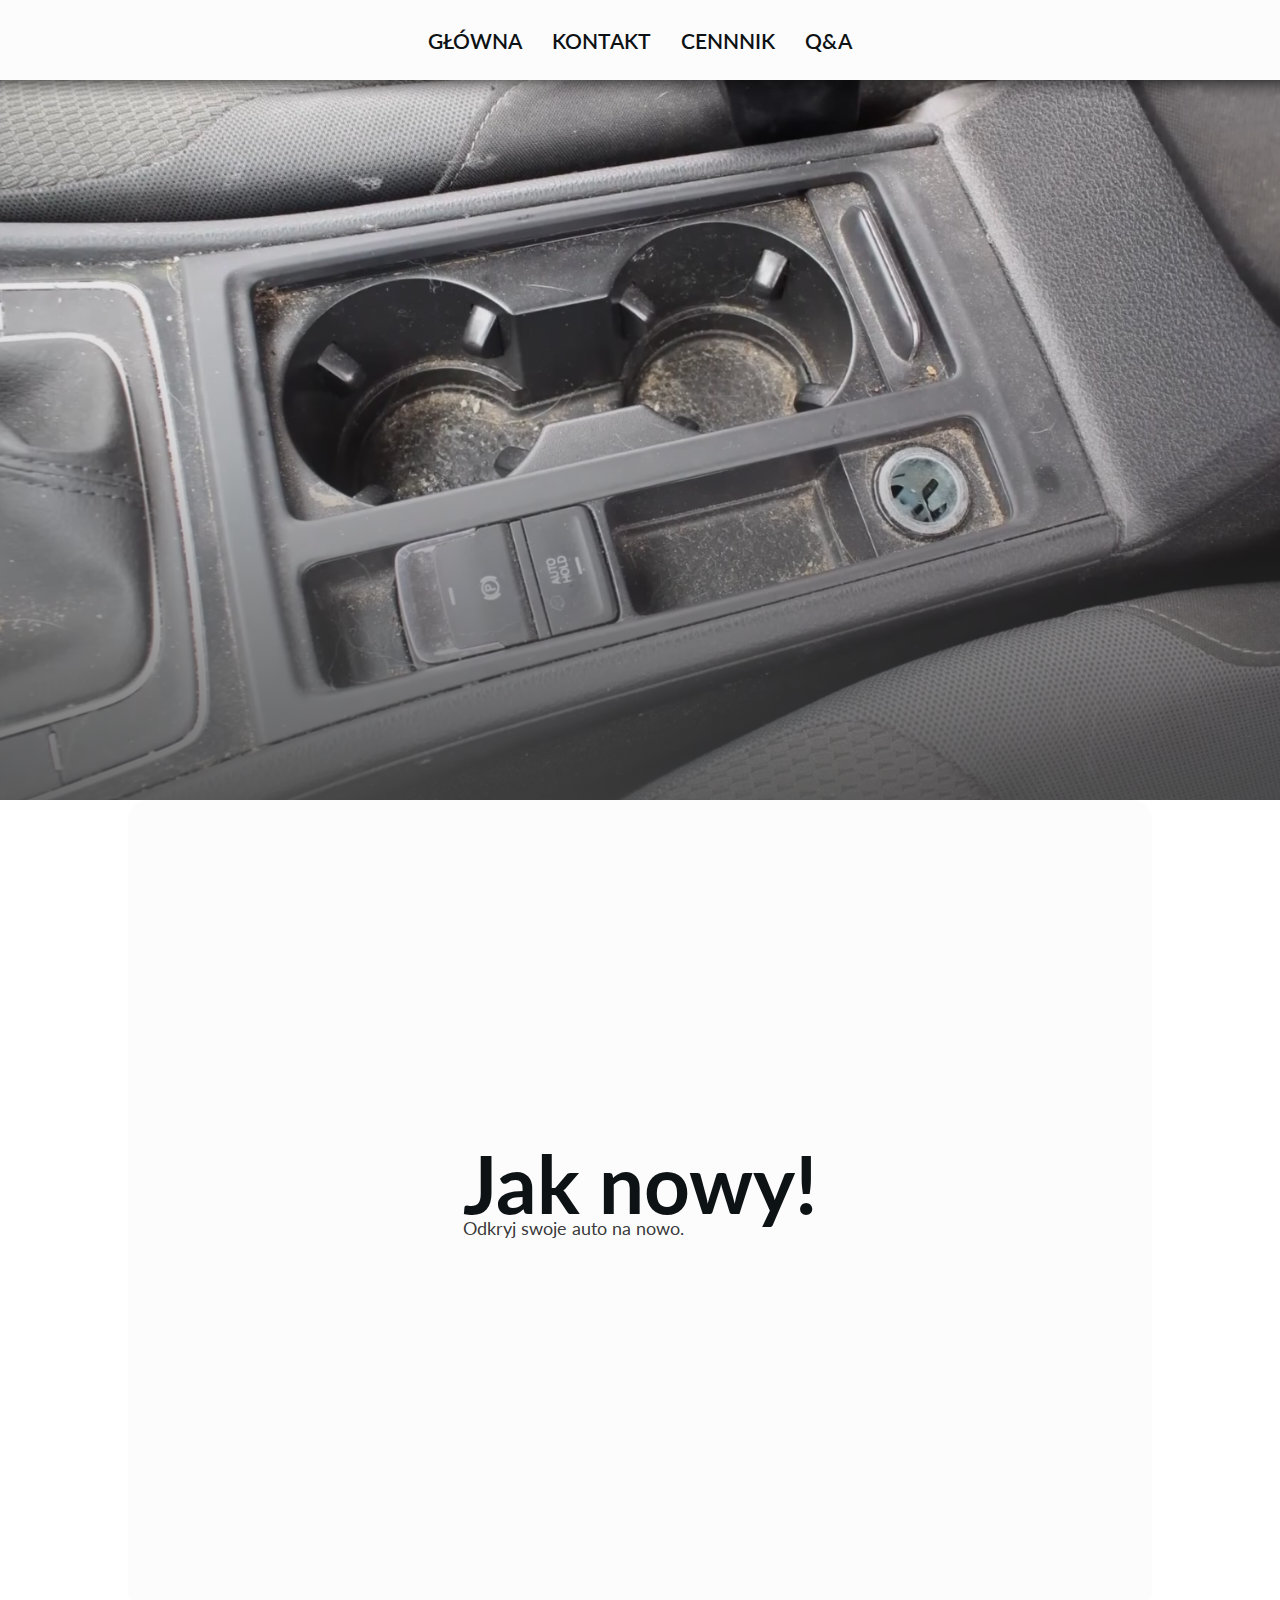
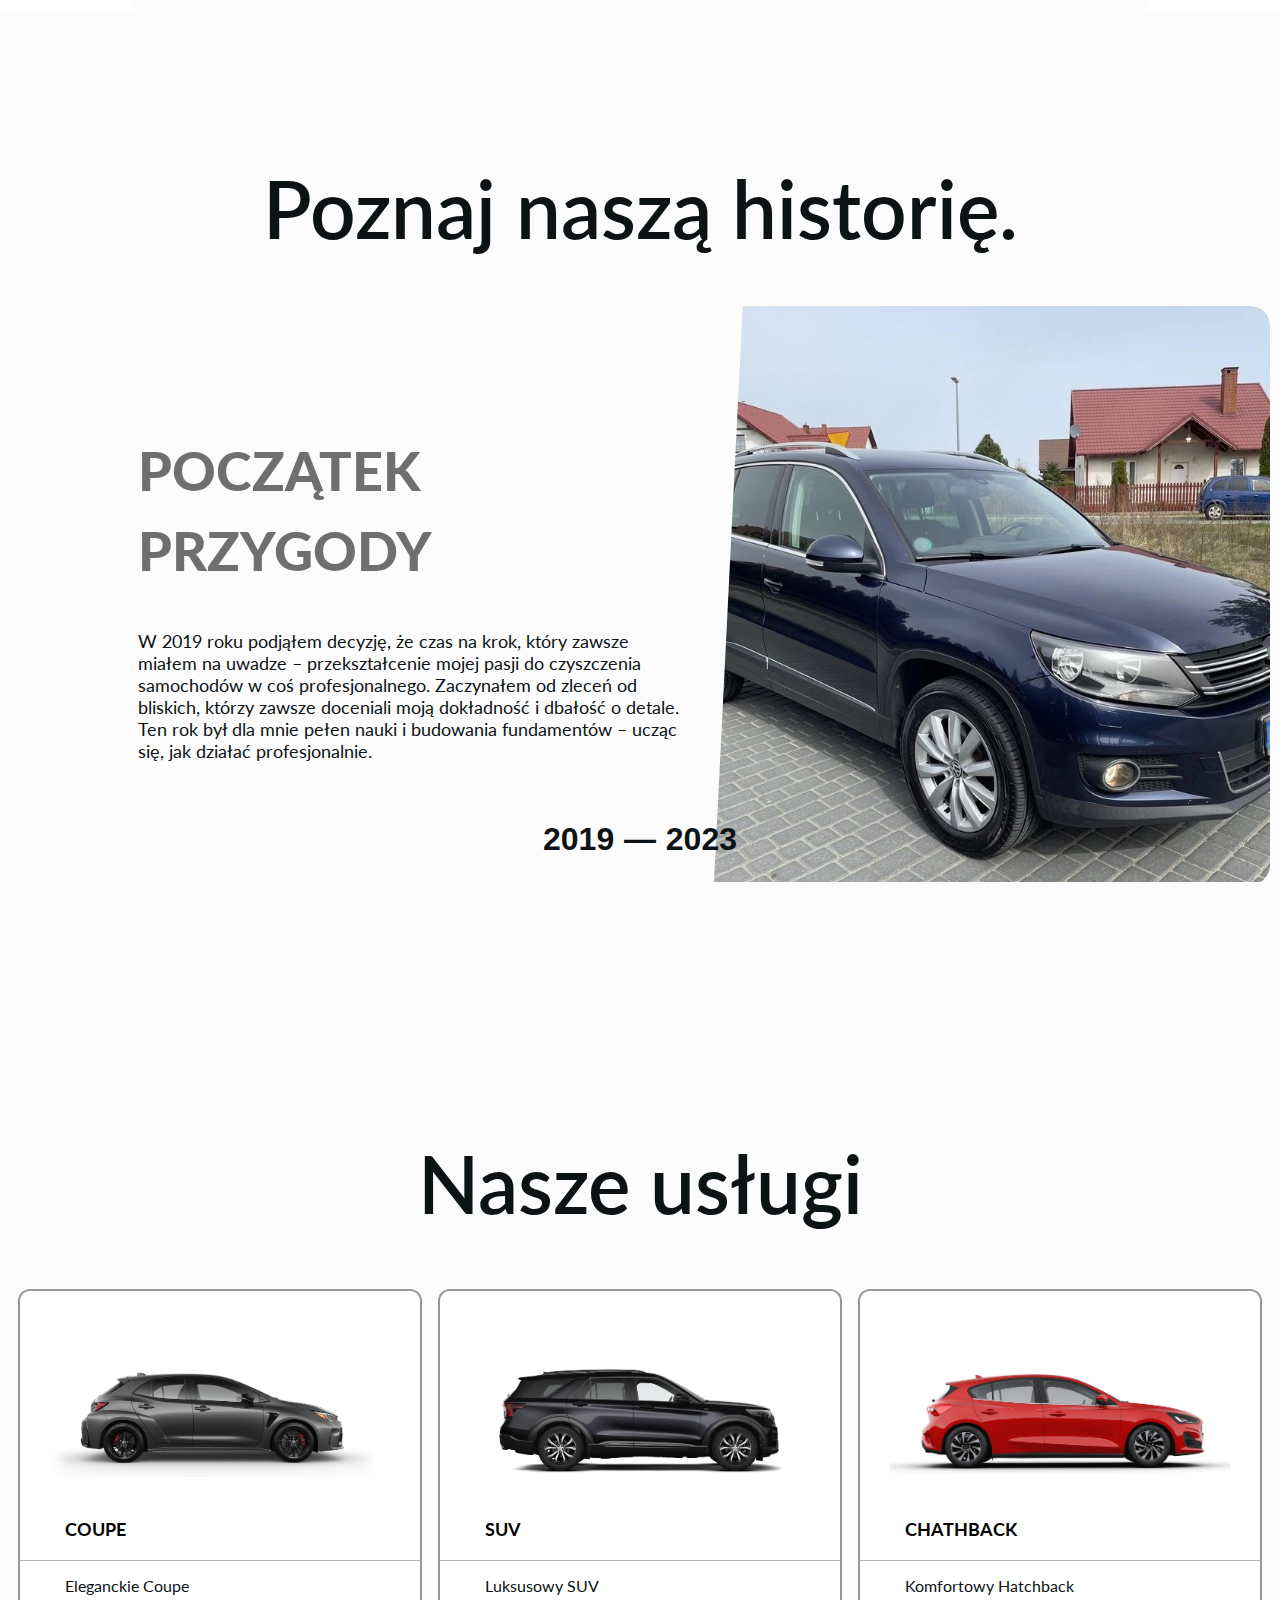
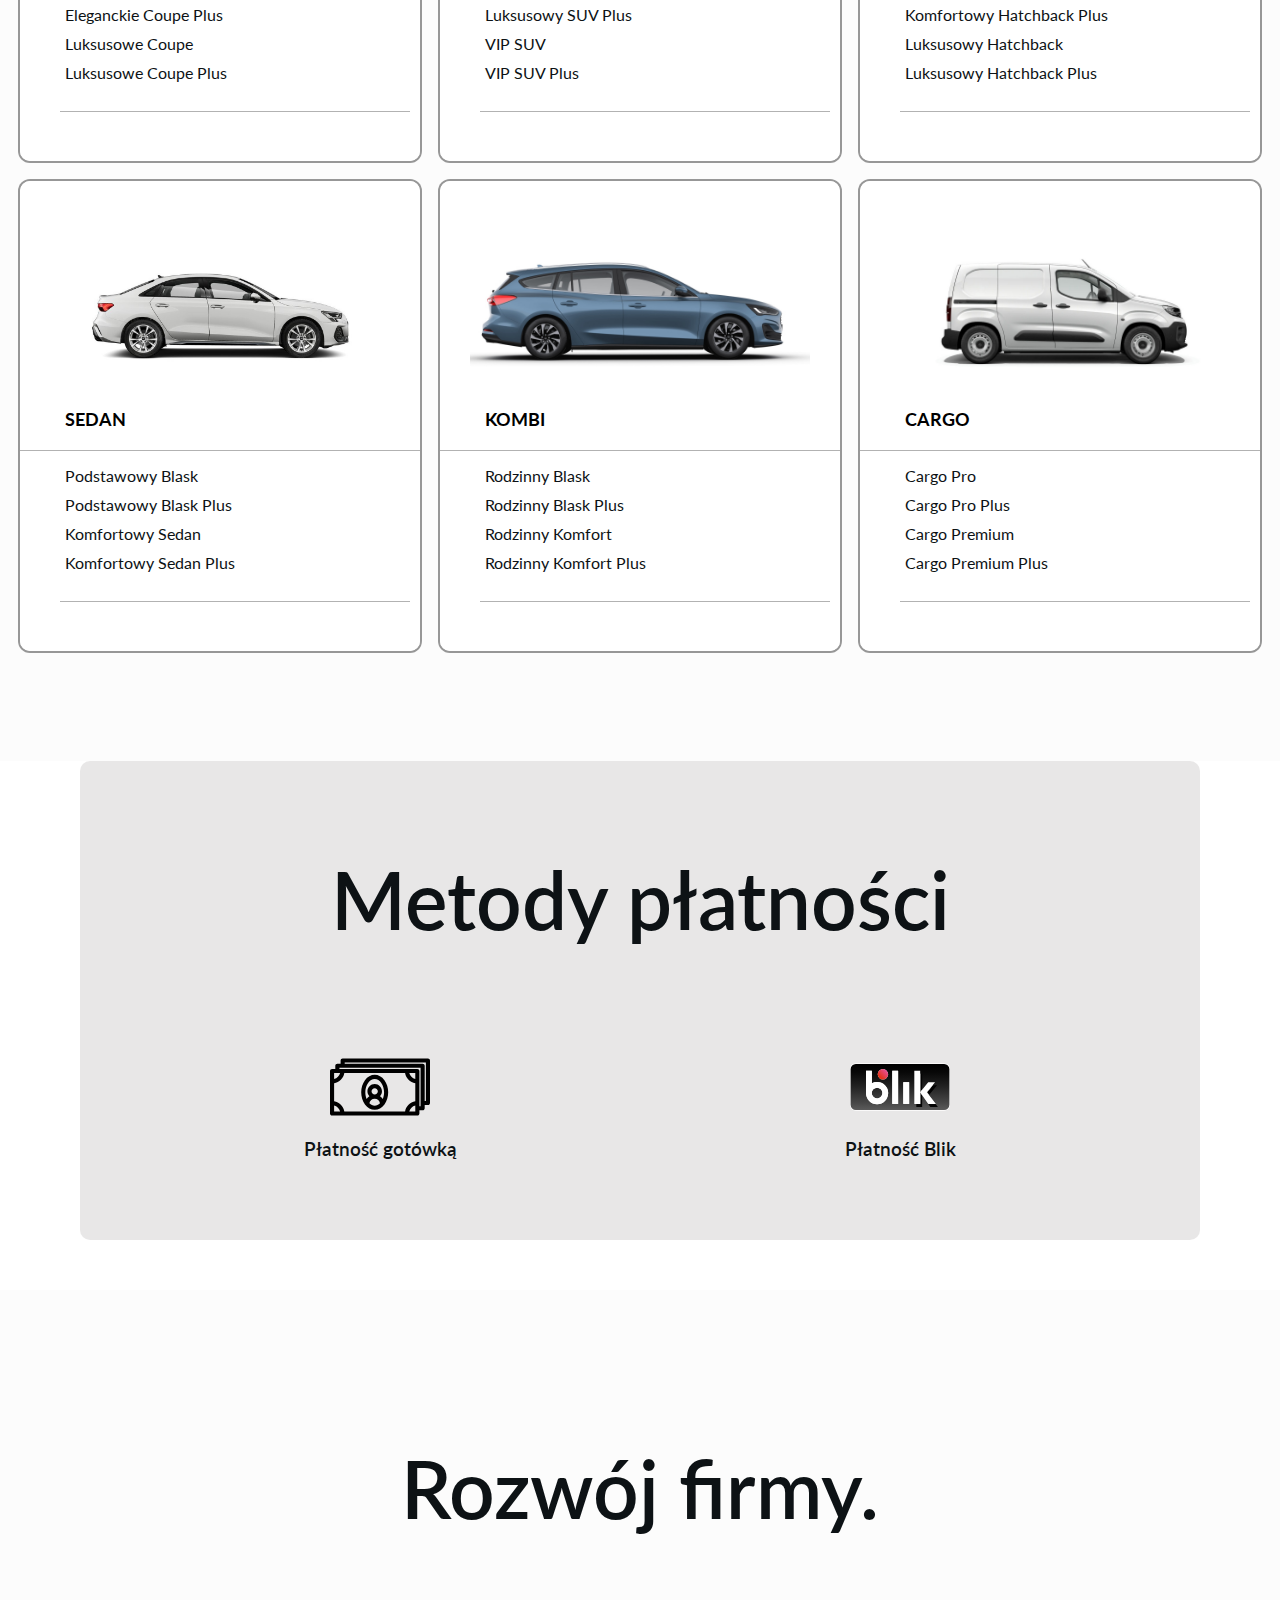
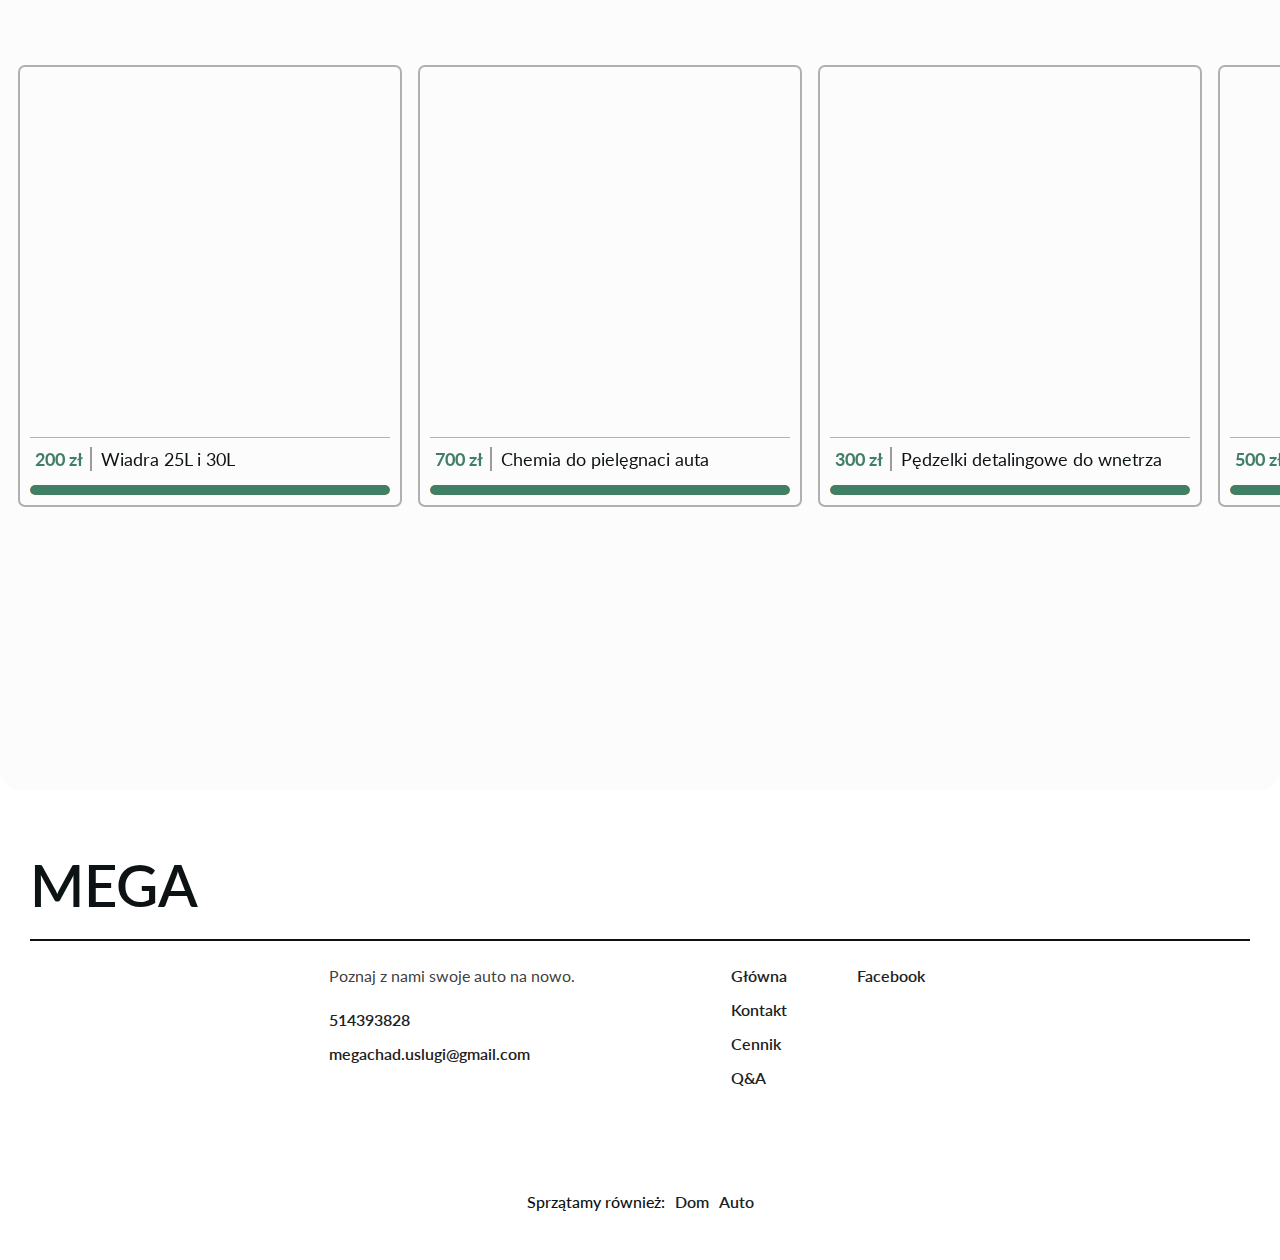
<file: auto/index.html>
<!DOCTYPE html>
<html>
<head>
	<meta charset="utf-8">
	<meta name="viewport" content="width=device-width, initial-scale=1">
	<title>MegaChadDetailer | Auto</title>
    
    <link rel="icon" href="../bank/logo/logo-resp32x32.png" sizes="32x32" type="image/png">
    <link rel="icon" href="../bank/logo/logo-resp48x48.png" sizes="48x48" type="image/png">
    <link rel="icon" href="../bank/logo/logo-resp64x64.png" sizes="64x64" type="image/png">
    <link rel="apple-touch-icon" href="../bank/logo/logo-resp180x180.png" sizes="180x180">
    <link rel="icon" href="../bank/logo/logo-resp192x192.png" sizes="192x192" type="image/png">
    <link rel="icon" href="../bank/logo/logo-resp512x512.png" sizes="512x512" type="image/png">

    
	<link rel="stylesheet" type="text/css" href="../styl/glowna_styl.css">
    <meta name="description" content="MegaChadDetailer  oferuje profesjonalne usługi detailingu samochodowego i mobilne mycie aut (sedan, coupe, van, SUV, kombi) na terenie Katowic i Sosnowca. Kompleksowe sprzątanie i pielęgnacja pojazdów.">
    <meta name="keywords" content="detailing samochodowy Katowice, detailing samochodowy Sosnowiec, mobilne mycie auta Katowice, mobilne mycie auta Sosnowiec, sprzątanie samochodów, pielęgnacja samochodów, ochrona lakieru, czyszczenie wnętrza samochodu, mycie samochodów, MegaChadDetailer, MCD">

	<meta property="og:title" content="Profesjonalny Detailing Samochodowy - MegaChadDetailer ">
    <meta property="og:description" content="MegaChadDetailer oferuje detailing samochodowy i mobilne mycie aut na terenie Katowic i Sosnowca. Skorzystaj z naszych usług, aby Twój samochód lśnił jak nowy.">
    <meta property="og:image" content="https://example.com/path/to/car-detailing-image.jpg">
    <meta property="og:url" content="https://example.com/uslugi-detailing">
    <meta property="og:type" content="website">
	
	<script type="text/javascript" src="../skrypt/widoczny_element.js"></script>
	<script type="text/javascript" src="../skrypt/slide.js"></script>
</head>
<body>


	<!-- preloader strony -->
	<section id="ladowanie">
		<span class="ladowanie_text">MEGACHAD</span>
		<div class="ladowanie_pasek"></div>
	</section>


	<span id="navigacja">
        <div class="navigacja_zawartosc">
			<div class="zawartosc--tekst">
				<a href="index.html">
					<span>Główna</span>
				</a>
				<a href="kontakt.html">
					<span>kontakt</span>
				</a>
				<a href="cennik.html">
					<span>Cennnik</span>
				</a>
				<a href="pytania.html">
					<span>Q&A</span>
				</a>
			</div>
		</div>
    </span>


	<section id="przedstawienie">
		<div class="ramka_przedstawienie">
			<div class="przedstawienie">
				<div class="przedstawienie_img-constainer">
					<div class="absolute">
						<img src="../bank/brudny-kokpit.png" loading="lazy" alt="brudny-kokpit.png" class="przedstawienie_img">
					</div>
					<div class="absolute">
						<img src="../bank/czysty-kokpit.png" loading="lazy" alt="czysty-kokpit.png" class="przedstawienie_img">
					</div>
					<div class="absolute">
						<img src="../bank/brudny-nogi.png" loading="lazy" alt="brudny-nogi.png" class="przedstawienie_img">
					</div>
					<div class="absolute">
						<img src="../bank/czysty-nogi.png" loading="lazy" alt="czysty-nogi.png" class="przedstawienie_img">
					</div>
					<div class="absolute">
						<img src="../bank/brudny-podlokietnik.png" loading="lazy" alt="brudny-podlokietnik.png" class="przedstawienie_img">
					</div>
					<div class="absolute">
						<img src="../bank/czysty-podłokietnik.png" loading="lazy" alt="czysty-podłokietnik.png" class="przedstawienie_img">
					</div>
					<div class="absolute">
						<img src="../bank/brudny-siedzenie.png" loading="lazy" alt="brudny-siedzenie.png" class="przedstawienie_img">
					</div>
					<div class="absolute">
						<img src="../bank/czysty-siedzenie.png" loading="lazy" alt="czysty-siedzenie.png" class="przedstawienie_img">
					</div>
					<div class="absolute">
						<img src="../bank/brudny_cupholder.jpg" loading="lazy" alt="brudny_cupholder.PNG" class="przedstawienie_img">
					</div>
					<div class="absolute">
						<img src="../bank/czysty-cupholder.PNG" loading="lazy" alt="czysty-cupholder.PNG" class="przedstawienie_img">
					</div>
					<div class="absolute">
						<img src="../bank/brudny-dach.PNG" loading="lazy" alt="brudny-dach.PNG" class="przedstawienie_img">
					</div>
					<div class="absolute">
						<img src="../bank/czysty-dach.PNG" loading="lazy" alt="czysty-dach.png" class="przedstawienie_img">
					</div>
				</div>
			</div>
		</div>
		<script src="../skrypt/przedstawienie_opacity.js" ></script>
	</section>
	
	<section id="powitanie">
		<div class="powitanie_tekst">
			<div class="powitanie_tekst-container">
				<span>Jak nowy!</span>
				<p>Odkryj swoje auto na nowo.</p>
			</div>
		</div>
	</section>
	

	

	<!-- <div id="linia"></div> -->

	<section class="historia_firmy">
		<span class="slider_text doze">Poznaj naszą historię.</span>
		<div class="slider_container" data-tu-jest-myszka="0" data-tu-byla-myszka="0" >
			<ul class="slider"  >
			  <li class="slide_zawartosc" id="2019">
				<div class="container_zawartosc">
					<div class="container_content" >
						<span class="text_podnaglowek">Początek przygody</span>
						<span class="text_zwykly"> 
							W 2019 roku podjąłem decyzję, że czas na krok, który zawsze miałem na uwadze – przekształcenie mojej pasji do czyszczenia samochodów w coś profesjonalnego. Zaczynałem od zleceń od bliskich, którzy zawsze doceniali moją dokładność i dbałość o detale. Ten rok był dla mnie pełen nauki i budowania fundamentów – ucząc się, jak działać profesjonalnie. 
						</span>
					</div>
					<div class="container_img">
						<div class="cien_slider"></div>
						<img src="../bank/hisotria/2019.PNG" loading="lazy" alt="Zdjęcie Roku 2019" class="slide_zawartosc_img" draggable="false">
					</div>
				</div>
			  </li>
			  <li class="slide_zawartosc" id="2020">
				<div class="container_zawartosc">
					<div class="container_content">
						<span class="text_podnaglowek">Pierwsze kroki</span>
						<span class="text_zwykly">
							W 2020 roku musiałem zmierzyć się z nowymi wyzwaniami, ale również pojawiły się szanse na rozwój. Dzięki pozytywnym opiniom i rekomendacjom od zadowolonych klientów, zaczęło się pojawiać coraz więcej zleceń, nie tylko od rodziny, ale i od osób prywatnych. Zainwestowałem w lepsze narzędzia i profesjonalne produkty do czyszczenia, co pozwoliło mi podnieść jakość mojej pracy. To był kluczowy moment, kiedy zrozumiałem, jak ważne jest inwestowanie w rozwój i jak dużo można osiągnąć, gdy się jest gotowym na zmiany.
						</span>
					</div>
					<div class="container_img">
						<div class="cien_slider"></div>
						<img src="../bank/hisotria/2020.PNG" loading="lazy" alt="Zdjęcie Roku 2020" class="slide_zawartosc_img" draggable="false">
					</div>
				</div>
			  </li>
			  <li class="slide_zawartosc" id="2021">
				<div class="container_zawartosc">
					<div class="container_content">
						<span class="text_podnaglowek">Pierwszy duży krok</span>
						<span class="text_zwykly">
							Rok 2021 był dla mnie czasem stabilizacji i rozszerzania mojej oferty. Zacząłem otrzymywać pierwsze stałe zlecenia od różnych klientów, co dało mi pewność, że moja praca jest doceniana i potrzebna. Wprowadziłem nowe usługi, takie jak ochrona lakieru i renowacja elementów wnętrza, które spotkały się z dużym zainteresowaniem. Z czasem zacząłem również dzielić się swoją wiedzą z klientami, doradzając im, jak najlepiej dbać o swoje samochody. Ten rok to moment, kiedy poczułem, że naprawdę rosnę w swojej roli jako ekspert.
						</span>
					</div>
					<div class="container_img">
						<div class="cien_slider"></div>
						<img src="../bank/hisotria/2021.PNG" loading="lazy" alt="Zdjęcie Roku 2021" class="slide_zawartosc_img" draggable="false">
					</div>
				</div>
			  </li>
			  <li class="slide_zawartosc" id="2022">
				<div class="container_zawartosc">
					<div class="container_content">
						<span class="text_naglowek">Nowa usługa</span>
						<span class="text_podnaglowek">Mobilne mycie</span>
						<span class="text_zwykly">
							W 2022 roku zdałem sobie sprawę, że wiele osób ma problem z dojazdem do mnie, więc wprowadziłem usługę mobilnego mycia aut. Postanowiłem, że to ja dojadę do klientów w wybrane przez nich miejsce i tam umyję ich samochody. To rozwiązanie okazało się strzałem w dziesiątkę – klienci docenili wygodę, a ja mogłem dotrzeć do osób, które wcześniej mogły mieć trudności z odwiedzeniem mnie. To był rok, w którym poczułem, że naprawdę rozumiem potrzeby swoich klientów i potrafię na nie odpowiedzieć.
						</span>
					</div>
					<div class="container_img">
						<div class="cien_slider"></div>
						<img src="../bank/hisotria/2022.PNG" loading="lazy" alt="Zdjęcie Roku 2022" class="slide_zawartosc_img" draggable="false">
					</div>
				</div>
			  </li>
			  <li class="slide_zawartosc" id="2023">
				<div class="container_zawartosc">
					<div class="container_content">
						
						<span class="text_naglowek">Nowa usługa</span>
						<span class="text_podnaglowek">Nocne mycie</span>
						<span class="text_zwykly">
							Rok 2023 to dla mnie czas wprowadzenia innowacji, która powstała z analizy potrzeb moich klientów – nocnego mycia samochodów. Zauważyłem, że wiele osób ma problem z czasem na mycie auta w ciągu dnia, więc postanowiłem wprowadzić możliwość zamówienia tej usługi w godzinach wieczornych, od 21:00 do 00:00. Dzięki temu klienci mogą zadbać o swoje auta w dogodnym dla nich czasie. Widzę, jak ta elastyczność zyskała popularność i doceniam, że mogę oferować coś, co naprawdę odpowiada na potrzeby moich klientów.
						</span>
					</div>
					<div class="container_img">
						<div class="cien_slider"></div>
						<img src="../bank/hisotria/2023.PNG"  loading="lazy" alt="Zdjęcie Roku 2023" class="slide_zawartosc_img" draggable="false">
					</div>
				</div>
			  </li>
			
			</ul>
			<div class="container_historia-daty">
				<div class="historia-daty">
					<div class="hronologia">
						<span>2019</span>
						<span>2020</span>
						<span>2021</span>
						<span>2022</span>
						<span>2023</span>
						<!-- <span>2024</span> -->
					</div>
					<div>
						<span>&ThickSpace;—&ThickSpace;</span>
					</div>
					<div >
						<span>2023</span>
					</div>
				  </div>
			</div>
			<div class="scroll_daty">
			  <div class="constainer_daty">
				  <span class="liniaczasu_daty" data-2019="2019">2019</span>
				  <span class="liniaczasu_daty" data-2020="2020">2020</span>
				  <span class="liniaczasu_daty" data-2021="2021">2021</span>
				  <span class="liniaczasu_daty" data-2022="2022">2022</span>
				  <span class="liniaczasu_daty" data-2023="2023">2023</span>
				  <!-- <span class="liniaczasu_daty" data-2024="2024">2024</span> -->
			  </div>
			</div> 
		  </div>
		</div>
	</section>


	
	<!-- <div id="linia"></div> -->


	<section id="sprzedaz">
		<span class="doze">Nasze usługi</span>
		<div class="zawartosc-uslugi" >
			<div class="ramka-uslugi">
				<a href="cennik.html#coupe"> <!---Dodac strone do przekierowania-->
					<div class="uslugi">
						<div class="zdjecie auto">
							<div class="info-zdjecie">
								<p>COUPE</p> <!--Zmienić nazwe na model nadwozia aut-->
							</div>
							<div class="gradient-cien"></div>
							<img src="../bank/coupe.png" alt="zdjecie.jpg" loading="lazy"> <!--Zdjecie auta z danym nadwoziem i alt musi sie zgadzac-->
						</div>
						<div class="informacje"> <!--Odpowiednie informacje-->
							<ul class="informacje-ul">
								<li class="informacje-li"  >
									Eleganckie Coupe
								</li>
								<li class="informacje-li"  >
									Eleganckie Coupe Plus
								</li>
								<li class="informacje-li"  >
									Luksusowe Coupe
								</li>
								<li class="informacje-li ">
									Luksusowe Coupe Plus
								</li>
							</ul>
						</div>
							<div class="koszt"> <!--Cena atraktycjna -->
							<p  class="cena ">
							</p>
						</div>
					</div>
				</a>
			</div>
			<div class="ramka-uslugi">
				<a href="cennik.html#suv"> <!---Dodac strone do przekierowania-->
					<div class="uslugi">
						<div class="zdjecie auto">
							<div class="info-zdjecie">
								<p>SUV</p> <!--Zmienić nazwe na model nadwozia aut-->
							</div>
							<div class="gradient-cien"></div>
							<img src="../bank/suv.jpeg"  loading="lazy"alt="zdjecie.jpg"> <!--Zdjecie auta z danym nadwoziem i alt musi sie zgadzac-->
						</div>
						<div class="informacje"> <!--Odpowiednie informacje-->
							<ul class="informacje-ul">
								<li class="informacje-li"  >
									Luksusowy SUV
								</li>
								<li class="informacje-li"  >
									Luksusowy SUV Plus
								</li>
								<li class="informacje-li"  >
									VIP SUV
								</li>
								<li class="informacje-li "  >
									VIP SUV Plus
								</li>
							</ul>
						</div>
						<div class="koszt"> <!--Cena atraktycjna -->
							<p class="cena">
							</p>
						</div>
					</div>
				</a>
			</div>
			<div class="ramka-uslugi">
				<a href="cennik.html#chathback"> <!---Dodac strone do przekierowania-->
					<div class="uslugi">
						<div class="zdjecie auto">
							<div class="info-zdjecie">
								<p>CHATHBACK</p> <!--Zmienić nazwe na model nadwozia aut-->
							</div>
							<div class="gradient-cien"></div>
							<img src="../bank/chathback.jpeg" alt="zdjecie.jpg" loading="lazy"> <!--Zdjecie auta z danym nadwoziem i alt musi sie zgadzac-->
						</div>
						<div class="informacje"> <!--Odpowiednie informacje-->
							<ul class="informacje-ul">
								<li class="informacje-li"  >
									Komfortowy Hatchback
								</li>
								<li class="informacje-li"  >
									Komfortowy Hatchback Plus
								</li>
								<li class="informacje-li"  >
									Luksusowy Hatchback
								</li>
								<li class="informacje-li"  >
									Luksusowy Hatchback Plus
								</li>
							</ul>
						</div>
						<div class="koszt"> <!--Cena atraktycjna -->
							<p class="cena">
							</p>
						</div>
					</div>
				</a>
			</div>
			<div class="ramka-uslugi">
				<a href="cennik.html#sedan"> <!---Dodac strone do przekierowania-->
					<div class="uslugi">
						<div class="zdjecie auto">
							<div class="info-zdjecie">
								<p>SEDAN</p> <!--Zmienić nazwe na model nadwozia aut-->
							</div>
							<div class="gradient-cien"></div>
							<img src="../bank/sedan.jpeg" alt="zdjecie.jpg" loading="lazy"> <!--Zdjecie auta z danym nadwoziem i alt musi sie zgadzac-->
						</div>
						<div class="informacje"> <!--Odpowiednie informacje-->
							<ul class="informacje-ul">
								<li class="informacje-li"  >
									Podstawowy Blask
								</li>
								<li class="informacje-li"  >
									Podstawowy Blask Plus
								</li>
								<li class="informacje-li"  >
									Komfortowy Sedan
								</li>
								<li class="informacje-li"  >
									Komfortowy Sedan Plus
								</li>
							</ul>
						</div>
						<div class="koszt"> <!--Cena atraktycjna -->
							<p class="cena">
							</p>
						</div>
					</div>
				</a>
			</div>
			<div class="ramka-uslugi">
				<a href="cennik.html#kombi"><!---Dodac strone do przekierowania-->
					<div class="uslugi">
						<div class="zdjecie auto">
							<div class="info-zdjecie">
								<p>KOMBI</p> <!--Zmienić nazwe na model nadwozia aut-->
							</div>
							<div class="gradient-cien"></div>
							<img src="../bank/kombi.jpeg" alt="zdjecie.jpg" loading="lazy"> <!--Zdjecie auta z danym nadwoziem i alt musi sie zgadzac-->
						</div>
						<div class="informacje"> <!--Odpowiednie informacje-->
							<ul class="informacje-ul">
								<li class="informacje-li"  >
									Rodzinny Blask
								</li>
								<li class="informacje-li"  >
									Rodzinny Blask Plus
								</li>
								<li class="informacje-li"  >
									Rodzinny Komfort
								</li>
								<li class="informacje-li"  >
									Rodzinny Komfort Plus
								</li>
							</ul>
						</div>
						<div class="koszt"> <!--Cena atraktycjna -->
							<p class="cena">
							</p>
						</div>
					</div>
				</a>
			</div>
		<div class="ramka-uslugi">
			<a href="cennik.html#cargo"><!---Dodac strone do przekierowania-->
				<div class="uslugi">
					<div class="zdjecie auto">
						<div class="info-zdjecie">
							<p>CARGO</p> <!--Zmienić nazwe na model nadwozia aut-->
						</div>
						<div class="gradient-cien"></div>
						<img src="../bank/cargo.jpeg" alt="zdjecie.jpg" loading="lazy"> <!--Zdjecie auta z danym nadwoziem i alt musi sie zgadzac-->
					</div>
					<div class="informacje"> <!--Odpowiednie informacje-->
						<ul class="informacje-ul">
							<li class="informacje-li"  >Cargo Pro
							</li>
							<li class="informacje-li"  >Cargo Pro Plus
							</li>
							<li class="informacje-li"  >Cargo Premium
							</li>
							<li class="informacje-li"  >Cargo Premium Plus
							</li>
						</ul>
					</div>
					<div class="koszt"> <!--Cena atraktycjna -->
						<p class="cena">
						</p>
					</div>
				</div>
			</a>
		</div>
	</div>
</section>

<section id="metoda_platnosci">
	<div class="container_metoda-platnosci">
		<span class="tekst_metody-platnosci doze">Metody płatności</span>
		<ul class="content_metoda-platnosci">

			
			
			<li class="obraz_metoda-platnosc">
				<svg height="50px" width="50px" fill="#000000" id="gotowka" xmlns="http://www.w3.org/2000/svg"  viewBox="0 0 462.085 462.085" >
					<g>
						<path d="M452.585,98.818H58.465c-5.247,0-9.5,4.253-9.5,9.5v14.98h-14.98c-5.247,0-9.5,4.253-9.5,9.5v14.979H9.5
							c-5.247,0-9.5,4.253-9.5,9.5v196.49c0,5.247,4.253,9.5,9.5,9.5h394.117c5.247,0,9.5-4.253,9.5-9.5v-14.98h14.978
							c5.247,0,9.5-4.253,9.5-9.5v-14.98h14.99c5.247,0,9.5-4.253,9.5-9.5v-196.49C462.085,103.071,457.832,98.818,452.585,98.818z
							M46.808,166.777C43.341,180.385,32.607,191.118,19,194.586v-27.809H46.808z M394.117,194.586
							c-13.609-3.467-24.343-14.201-27.811-27.809h27.811V194.586z M346.917,166.777c4.027,24.105,23.095,43.173,47.201,47.199v83.09
							c-24.107,4.026-43.175,23.095-47.201,47.201H66.198C62.172,320.162,43.105,301.094,19,297.067v-83.091
							c24.105-4.028,43.171-23.094,47.198-47.199H346.917z M19,316.457c13.608,3.468,24.342,14.202,27.808,27.811H19V316.457z
							M366.306,344.267c3.467-13.609,14.202-24.344,27.811-27.811v27.811H366.306z M418.595,319.787h-5.478v-162.51
							c0-5.247-4.253-9.5-9.5-9.5H43.484v-5.479h375.11V319.787z M443.085,295.307h-5.49v-162.51c0-5.247-4.253-9.5-9.5-9.5H67.965v-5.48
							h375.12V295.307z"/>
						<path d="M161.564,311.56c11.817,15.934,27.797,24.708,44.994,24.708c17.198,0,33.178-8.775,44.995-24.708
							c11.187-15.083,17.347-34.984,17.347-56.038c0-21.055-6.16-40.956-17.347-56.038c-11.817-15.934-27.797-24.708-44.995-24.708
							c-17.197,0-33.177,8.775-44.994,24.708c-11.187,15.082-17.347,34.983-17.347,56.038
							C144.218,276.576,150.378,296.478,161.564,311.56z M206.559,317.268c-9.053,0-17.463-3.981-24.423-10.77
							c1.486-12.161,11.868-21.612,24.423-21.612c12.556,0,22.938,9.451,24.424,21.612C224.022,313.287,215.612,317.268,206.559,317.268z
							M206.562,265.49c-8.022,0-14.549-6.526-14.549-14.548c0-8.022,6.526-14.549,14.549-14.549c8.021,0,14.548,6.526,14.548,14.549
							C221.109,258.963,214.583,265.49,206.562,265.49z M206.559,193.776c23.898,0,43.342,27.699,43.342,61.747
							c0,11.458-2.209,22.189-6.042,31.396c-3.208-5.279-7.508-9.82-12.579-13.322c5.479-5.973,8.83-13.929,8.83-22.655
							c0-18.499-15.05-33.549-33.548-33.549c-18.499,0-33.549,15.05-33.549,33.549c0,8.725,3.35,16.68,8.829,22.653
							c-5.072,3.502-9.374,8.044-12.582,13.324c-3.833-9.206-6.042-19.938-6.042-31.396C163.218,221.475,182.66,193.776,206.559,193.776z
							"/>
					</g>
				</svg>
				<span class="tekst_metoda-platnosci">Płatność gotówką</span>
			</li>

			<li class="obraz_metoda-platnosc">
				<svg height="50" viewBox="0 0 105.67 50" width="105.67" xmlns="http://www.w3.org/2000/svg" id="blik" >
					<linearGradient id="a" gradientUnits="objectBoundingBox" x1=".5" x2=".5" y1=".993" y2=".004">
						<stop offset="0" stop-color="#5a5a5a"/>
						<stop offset=".146" stop-color="#484848"/>
						<stop offset=".52" stop-color="#212121"/>
					<stop offset=".817" stop-color="#080808"/>
						<stop offset="1"/>
					</linearGradient>
					<linearGradient id="b" gradientUnits="objectBoundingBox" x1=".147" x2=".854" y1=".146" y2=".854">
						<stop offset="0" stop-color="#e52f08"/>
						<stop offset="1" stop-color="#e94f96"/>
					</linearGradient>
					<filter id="c" filterUnits="userSpaceOnUse" height="40.224" width="27.397" x="67.969" y="7.846">
						<feOffset dx="2.379" dy="2.973"/>
						<feGaussianBlur result="blur" stdDeviation=".743"/>
						<feFlood flood-opacity=".949"/>
						<feComposite in2="blur" operator="in"/>
						<feComposite in="SourceGraphic"/>
					</filter>
					<path d="m147.714 48.266h-93.339a6.169 6.169 0 0 0 -6.165 6.16v37.681a6.17 6.17 0 0 0 6.165 6.159h93.339a6.17 6.17 0 0 0 6.166-6.159v-37.681a6.17 6.17 0 0 0 -6.166-6.16z" fill="#fff" transform="translate(-48.21 -48.266)"/>
					<path d="m148.381 49.579h-93.338a5.518 5.518 0 0 0 -5.521 5.515v37.681a5.517 5.517 0 0 0 5.521 5.514h93.338a5.517 5.517 0 0 0 5.52-5.514v-37.681a5.518 5.518 0 0 0 -5.52-5.515z" fill="url(#a)" transform="translate(-48.878 -48.934)"/>
					<g transform="translate(15.781 5.232)">
						<image height="41.712" opacity=".95" width="50.196"/>
					<g fill="#fff">
							<circle cx="5.523" cy="5.523" r="5.523" transform="matrix(.00649258 -.99997892 .99997892 .00649258 13.474 11.852)"/>
							<path d="m28.896 2.614h6.173v35.021h-6.173z"/>
							<path d="m40.546 14.694h6.173v22.941h-6.173z"/>
							<path d="m94.37 76.1a11.663 11.663 0 0 0 -5.538 1.389v-13.245h-6.174v23.556a11.71 11.71 0 1 0 11.712-11.7zm0 17.341a5.635 5.635 0 1 1 5.635-5.635 5.634 5.634 0 0 1 -5.635 5.633z" transform="translate(-81.524 -61.63)"/>
						</g>
							<circle cx="5.523" cy="5.523" fill="url(#b)" r="5.523" transform="matrix(.00649258 -.99997892 .99997892 .00649258 13.474 11.852)"/>
							<path d="m28.896 2.614h6.173v35.021h-6.173z" fill="#fff"/>
							<path d="m40.546 14.694h6.173v22.941h-6.173z" fill="#fff"/>
							<path d="m94.37 76.1a11.663 11.663 0 0 0 -5.538 1.389v-13.245h-6.174v23.556a11.71 11.71 0 1 0 11.712-11.7zm0 17.341a5.635 5.635 0 1 1 5.635-5.635 5.634 5.634 0 0 1 -5.635 5.633z" fill="#fff" transform="translate(-81.524 -61.63)"/>
						</g>
						<g filter="url(#c)" transform="translate(.004 .005)">
							<path d="m201.489 99.266h7.955l-9.558-12.337 8.663-10.6h-7.212l-8.507 10.665v-22.75h-6.174v35.022h6.174v-12.241z" fill="#fff" transform="translate(-118.69 -56.4)"/>
						</g>
				</svg>
				<span class="tekst_metoda-platnosci">Płatność Blik</span>
			</li>
		</ul>
	</div>
</section>


<!-- <div id="linia"></div> -->

<section id="zdobywam">
	<div class="container_zdobywam zaokraglenie_dol-prawo-lewo">
		<span class="doze">Rozwój firmy.</span> <!--Albo "Na co idą zarobione pieniądze."-->
		<div class="container_slider-urzadzenia">
			<div class="zawartosc-urzadzenia">
				<div class="urzadzenia zdobyte">
					<div class="zawartosc">
						<div class="zdjecie urzadzenie">
							<img src="../bank/wiadra.PNG" alt="Wiadra.png" draggable="false" loading="lazy">
						</div>
						<div class="nazwa">
							<span class="cena-zdobywam">200 zł</span>
							<span class="normalne">Wiadra 25L i 30L</span>
						</div>
						<div class="progess">
							<div class="progress_linia"></div>
						</div>
					</div>
				</div>
				<div class="urzadzenia zdobyte">
					<div class="zawartosc ">
						<div class="zdjecie urzadzenie">
							<img src="../bank/chemia.PNG" alt="Szampon do mycia auta" draggable="false" loading="lazy">
						</div>
						<div class="nazwa">
							<span class="cena-zdobywam">700 zł</span>
							<span class="normalne">Chemia do pielęgnaci auta</span >
						</div>
						<div class="progess">
							<div class="progress_linia"></div>
						</div>
					</div>
				</div>
				<div class="urzadzenia zdobyte">
					<div class="zawartosc ">
						<div class="zdjecie urzadzenie">
							<img src="../bank/szczotki.PNG" alt="Pędzelki do lakieru i kół" draggable="false" loading="lazy">
						</div>
						<div class="nazwa">
							<span class="cena-zdobywam">300 zł</span>
							<span class="normalne">Pędzelki detalingowe do wnetrza</span >
						</div>
						<div class="progess">
							<div class="progress_linia"></div>
						</div>
					</div>
				</div>
				<div class="urzadzenia zdobyte">
					<div class="zawartosc ">
						<div class="zdjecie urzadzenie">
							<img src="../bank/szmatki.PNG" alt="Miktorfibra 600gsm - 1200gsm" draggable="false" loading="lazy">
						</div>
						<div class="nazwa">
							<span class="cena-zdobywam">500 zł</span>
							<span class="normalne">Szmatki z mikrofibry</span >
						</div>
						<div class="progess">
							<div class="progress_linia"></div>
						</div>
					</div>
				</div>
				<div class="urzadzenia aktualny">
					<div class="zawartosc ">
						<div class="zdjecie urzadzenie">
							<img src="../bank/myjka ciśnieniowa.PNG" alt="Myjka wysokociśnieniowa karcher" draggable="false" loading="lazy">
						</div>
						<div class="nazwa">
							<span class="cena-zdobywam">1 600 zł</span>
							<span class="normalne">Myjka ciśnieniowa</span >
						</div>
						<div class="progess">
							<div class="progress_linia"></div>
						</div>
					</div>
				</div>
				<div class="urzadzenia ">
					<div class="zawartosc ">
						<div class="zdjecie urzadzenie">
							<img src="../bank/akcesoria.PNG" alt="Akcesoria do myjki wysokociśnieniowej" draggable="false" loading="lazy">
						</div>
						<div class="nazwa">
							<span class="cena-zdobywam">700 zł</span>
							<span class="normalne"> do myjki ciśnieniowej</span >
						</div>
						<div class="progess">
							<div class="progress_linia"></div>
						</div>
					</div>
				</div>
				<div class="urzadzenia ">
					<div class="zawartosc ">
						<div class="zdjecie urzadzenie">
							<img src="../bank/parownica.PNG" alt="myjka parowa" draggable="false" loading="lazy">
						</div>
						<div class="nazwa">
							<span class="cena-zdobywam">800 zł</span>
							<span class="normalne">Parownica</span >
						</div>
						<div class="progess">
							<div class="progress_linia"></div>
						</div>
					</div>
				</div>
			</div>
		</div>
		<script src="../skrypt/przeciaganie_slajder.js"></script>
	</div>
</section>


<section id="stopka">
	<p class="tekst_stopka">MEGA</p>
		<div id="linia"></div>
	<div class="stopka_content">
		<div class="kontakt">
			<p class="kontakt_tekst">Poznaj z nami swoje auto na nowo.</p>
			<a href="tel:+48514393828" class="kontakt_link">514393828</a>
			<a href="mailto:megachad.uslugi@gmail.com" class="kontakt_link">megachad.uslugi@gmail.com</a>
		</div>
		<div class="strona">
			<a href="index.html"  class="strona_link">Główna</a>
			<a href="kontakt.html" class="strona_link">Kontakt</a>
			<a href="cennik.html"  class="strona_link">Cennik</a>
			<a href="pytania.html"  class="strona_link">Q&A</a>
			<a href="https://www.facebook.com/profile.php?id=100091558156412"  class="strona_link">Facebook</a>
		</div>
		
	</div>
	<div class="stopka_srodek">
		<span>Sprzątamy również:</span>
		<a href="../dom/index.html"  class="stopka_srodek--strona_link">Dom</a>
		<a href="index.html"  class="stopka_srodek--strona_link">Auto</a>
	</div>
</section>



<!-- preloader -->
<script>
	var ogarnia = document.querySelector("#ladowanie");
	window.addEventListener("load", function(){
		ogarnia.style.display = "none"
	})
	console.log("Strona aktualna")
</script>

	
	

</body>
</html>
</file>
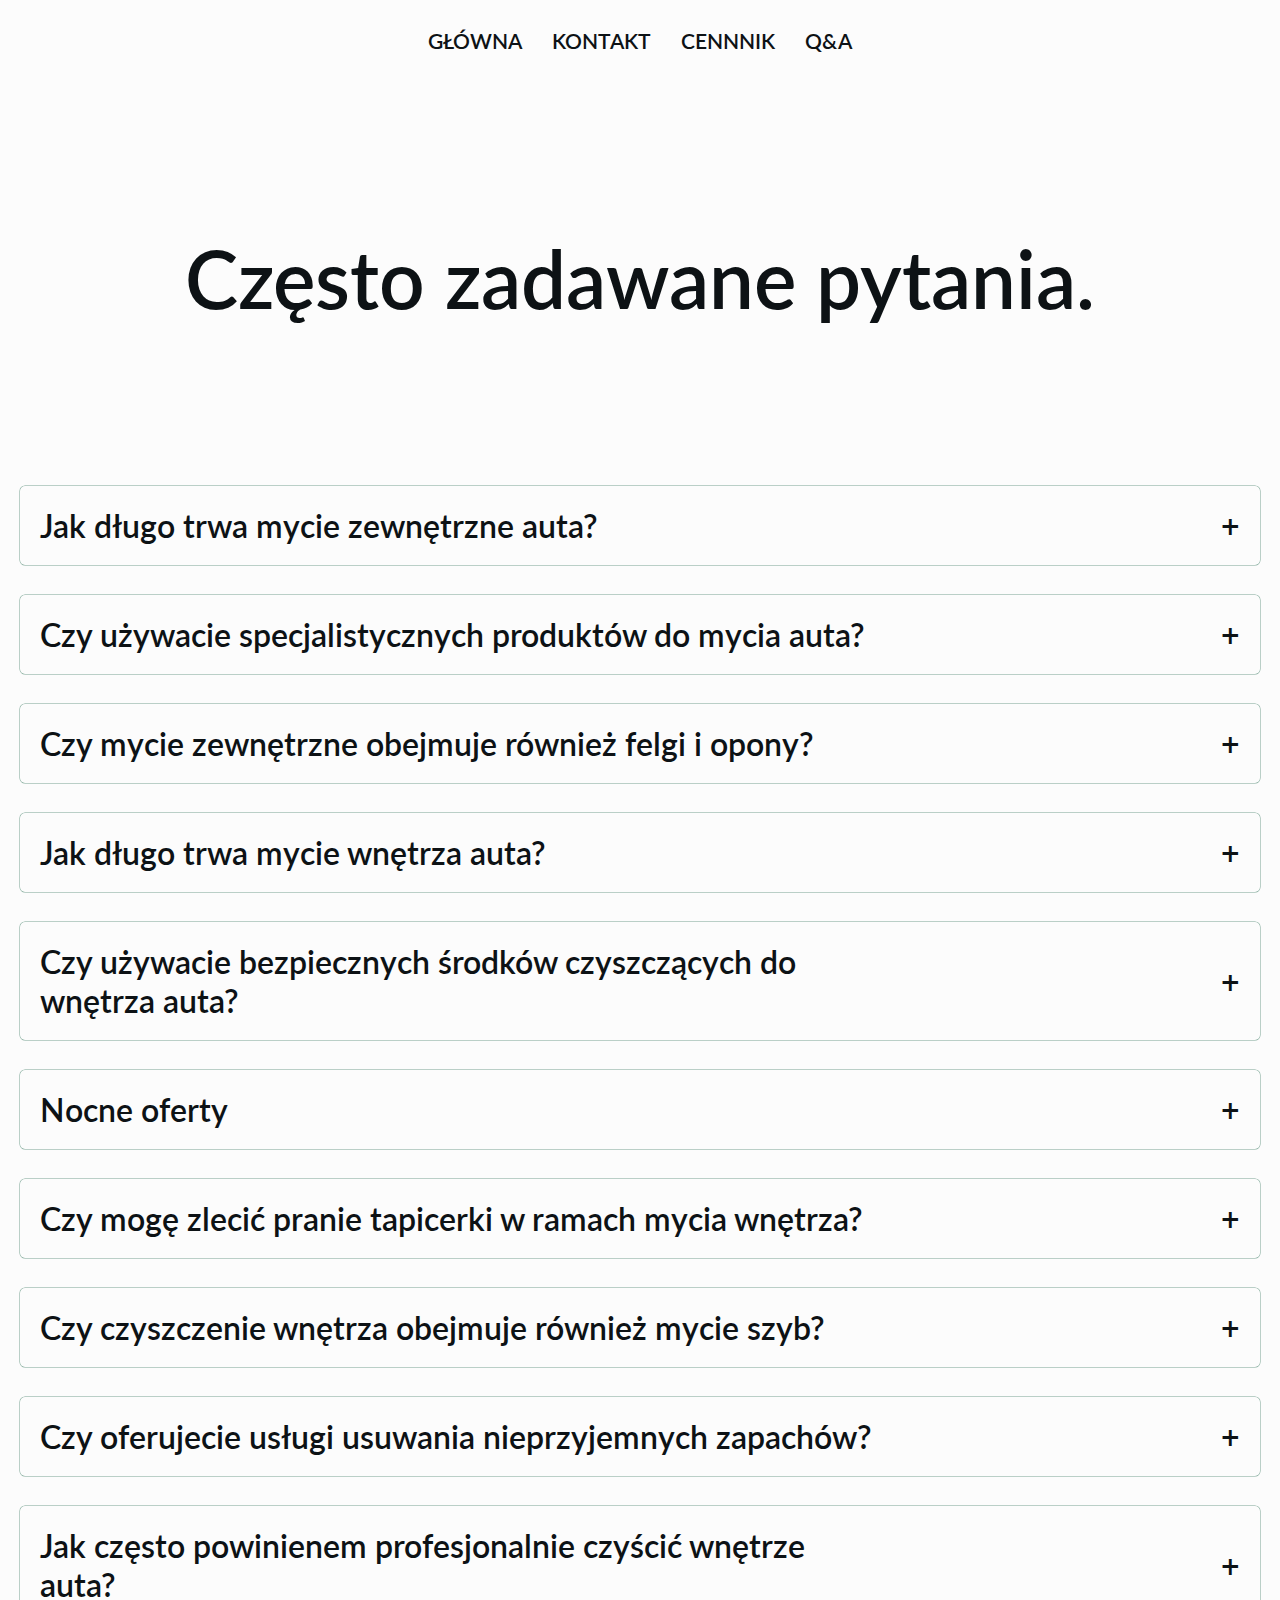
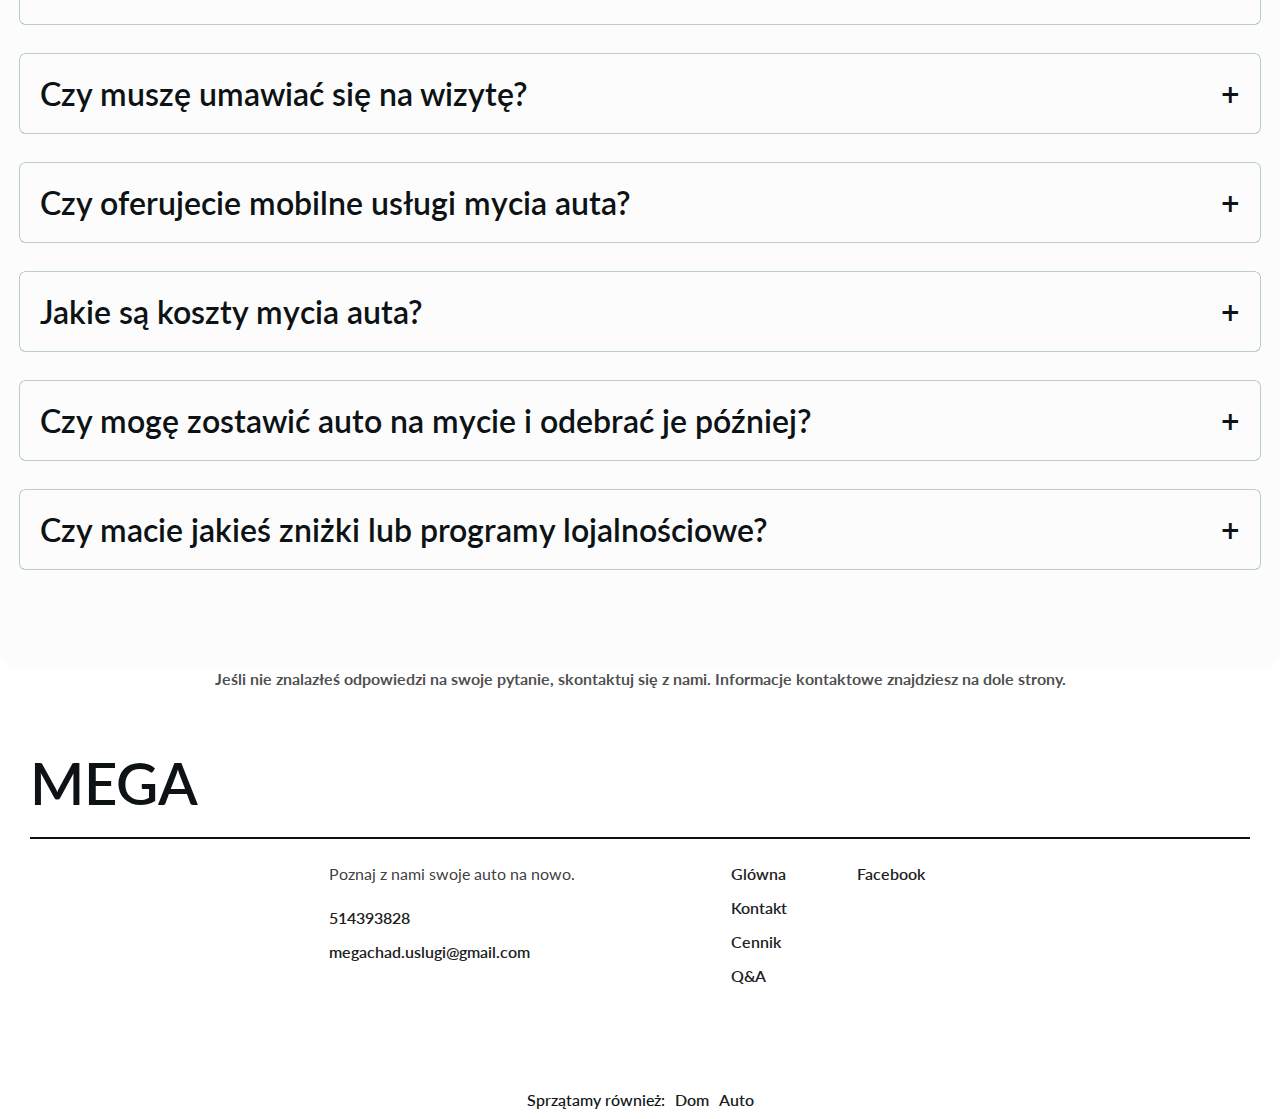
<file: auto/pytania.html>
<!DOCTYPE html>
<html lang="pl">
<head>
    <meta charset="UTF-8">
    <meta name="viewport" content="width=device-width, initial-scale=1.0">
    
    <link rel="icon" href="../bank/logo/logo-resp32x32.png" sizes="32x32" type="image/png">
    <link rel="icon" href="../bank/logo/logo-resp48x48.png" sizes="48x48" type="image/png">
    <link rel="icon" href="../bank/logo/logo-resp64x64.png" sizes="64x64" type="image/png">
    <link rel="apple-touch-icon" href="../bank/logo/logo-resp180x180.png" sizes="180x180">
    <link rel="icon" href="../bank/logo/logo-resp192x192.png" sizes="192x192" type="image/png">
    <link rel="icon" href="../bank/logo/logo-resp512x512.png" sizes="512x512" type="image/png">

    
    <link rel="stylesheet" type="text/css" href="../styl/pytania.css">
    <link rel="stylesheet" type="text/css" href="../styl/glowna_styl.css">
    <title>MEGACHAD | Pytania</title>
</head>
<body>
    <span id="navigacja">
        <div class="navigacja_zawartosc">
			<div class="zawartosc--tekst">
				<a href="index.html">
					<span>Główna</span>
				</a>
				<a href="kontakt.html">
					<span>kontakt</span>
				</a>
				<a href="cennik.html">
					<span>Cennnik</span>
				</a>
				<a href="pytania.html">
					<span>Q&A</span>
				</a>
			</div>
		</div>
    </span>

    <section id="container_pytania">
        <div class="pytania zaokraglenie_dol-prawo-lewo">
            <div class="pytania--tekst">
                <span class="pytania--duzy doze">Często zadawane pytania.</span>
            </div>
            <div class="zawartosc_pytania--grid">
                <div class="content_pytania">
                    <button class="pytania--btn">
                        <p class="tekst-btn">
                            Jak długo trwa mycie zewnętrzne auta?
                        </p>
                        <span class="btn--plus">+</span>
                    </button>
                    <div class="pytania--odpowiedz">
                        <span>
                            Czas mycia zewnętrznego zależy od wybranej usługi i stopnia zabrudzenia pojazdu. Standardowe mycie może trwać od 30 minut do godziny, podczas gdy pełne detalingowe mycie może zająć od 2 do 4 godzin.
                        </span>
                    </div>
                </div>
                <div class="content_pytania">
                    <button class="pytania--btn">
                        <p class="tekst-btn">
                            Czy używacie specjalistycznych produktów do mycia auta?
                        </p>
                        <span class="btn--plus">+</span>
                    </button>
                    <div class="pytania--odpowiedz">
                        <span>Tak, używamy wysokiej jakości, specjalistycznych środków czyszczących, które są bezpieczne dla lakieru i innych zewnętrznych elementów auta. Produkty te są również ekologiczne i biodegradowalne.</span>
                    </div>
                </div>
                <div class="content_pytania">
                    <button class="pytania--btn">
                        <p class="tekst-btn">
                            Czy mycie zewnętrzne obejmuje również felgi i opony?
                        </p>
                        <span class="btn--plus">+</span>
                    </button>
                    <div class="pytania--odpowiedz">
                        <span>Tak, nasze usługi mycia zewnętrznego zazwyczaj obejmują dokładne czyszczenie felg i opon, usunięcie zanieczyszczeń oraz aplikację środka do nabłyszczania opon.</span>
                    </div>
                </div>
                <div class="content_pytania">
                    <button class="pytania--btn">
                        <p class="tekst-btn">
                            Jak długo trwa mycie wnętrza auta?
                        </p>
                        <span class="btn--plus">+</span>
                    </button>
                    <div class="pytania--odpowiedz">
                        <span>Czas mycia wnętrza zależy od stopnia zabrudzenia i zakresu usługi. Standardowe czyszczenie wnętrza może trwać od 30 minut do godziny, a pełne detalingowe czyszczenie wnętrza może zająć od 2 do 4 godzin.</span>
                    </div>
                </div>
                <div class="content_pytania">
                    <button class="pytania--btn">
                        <p class="tekst-btn">
                            Czy używacie bezpiecznych środków czyszczących do wnętrza auta?
                        </p>
                        <span class="btn--plus">+</span>
                    </button>
                    <div class="pytania--odpowiedz">
                        <span>Tak, używamy środków czyszczących przeznaczonych specjalnie do wnętrz samochodowych, które są bezpieczne dla tapicerki, skóry, plastiku i innych materiałów.</span>
                    </div>
                </div>
                <div class="content_pytania">
                    <button class="pytania--btn">
                        <p class="tekst-btn">
                            Nocne oferty
                        </p>
                        <span class="btn--plus">+</span>
                    </button>
                    <div class="pytania--odpowiedz">
                        <span>Wprowadziliśmy nowy typ usługi. Nocne mycie. Polega na tym że myjemy auta po 20 do 6rano.</span>
                    </div>
                </div>
                <div class="content_pytania">
                    <button class="pytania--btn">
                        <p class="tekst-btn">
                            Czy mogę zlecić pranie tapicerki w ramach mycia wnętrza?
                        </p>
                        <span class="btn--plus">+</span>
                    </button>
                    <div class="pytania--odpowiedz">
                        <span>Tak, oferujemy usługę prania tapicerki. Wykorzystujemy techniki ekstrakcyjne, aby dokładnie oczyścić siedzenia i usunąć plamy oraz nieprzyjemne zapachy.</span>
                    </div>
                </div>    
                <div class="content_pytania">
                    <button class="pytania--btn">
                        <p class="tekst-btn">
                            Czy czyszczenie wnętrza obejmuje również mycie szyb?
                        </p>
                        <span class="btn--plus">+</span>
                    </button>
                    <div class="pytania--odpowiedz">
                        <span>Tak, nasze usługi czyszczenia wnętrza obejmują również mycie szyb wewnętrznych, aby zapewnić ich klarowność i usunąć smugi.</span>
                    </div>
                </div>   
                <div class="content_pytania">
                    <button class="pytania--btn">
                        <p class="tekst-btn">
                            Czy oferujecie usługi usuwania nieprzyjemnych zapachów?
                        </p>
                        <span class="btn--plus">+</span>
                    </button>
                    <div class="pytania--odpowiedz">
                        <span>Tak, oferujemy profesjonalne usługi usuwania nieprzyjemnych zapachów, w tym neutralizację zapachów za pomocą specjalnych środków oraz ozonowanie wnętrza.</span>
                    </div>
                </div>   
                <div class="content_pytania">
                    <button class="pytania--btn">
                        <p class="tekst-btn">
                            Jak często powinienem profesjonalnie czyścić wnętrze auta?
                        </p>
                        <span class="btn--plus">+</span>
                    </button>
                    <div class="pytania--odpowiedz">
                        <span>Zalecamy profesjonalne czyszczenie wnętrza co najmniej raz na 3-6 miesięcy, w zależności od intensywności użytkowania auta i warunków, w jakich jest eksploatowane.</span>
                    </div>
                </div>   
                <div class="content_pytania">
                    <button class="pytania--btn">
                        <p class="tekst-btn">
                            Czy muszę umawiać się na wizytę?
                        </p>
                        <span class="btn--plus">+</span>
                    </button>
                    <div class="pytania--odpowiedz">
                        <span>Tak, aby zapewnić najwyższą jakość usług, preferujemy umawianie wizyt. Można to zrobić telefonicznie lub online.</span>
                    </div>
                </div>   
                <div class="content_pytania">
                    <button class="pytania--btn">
                        <p class="tekst-btn">
                            Czy oferujecie mobilne usługi mycia auta?
                        </p>
                        <span class="btn--plus">+</span>
                    </button>
                    <div class="pytania--odpowiedz">
                        <span>Tak, niektóre nasze pakiety obejmują mobilne usługi mycia auta, gdzie nasi specjaliści przyjeżdżają do klienta i wykonują usługę na miejscu.</span>
                    </div>
                </div>   
                <div class="content_pytania">
                    <button class="pytania--btn">
                        <p class="tekst-btn">
                            Jakie są koszty mycia auta?
                        </p>
                        <span class="btn--plus">+</span>
                    </button>
                    <div class="pytania--odpowiedz">
                        <span>Koszt mycia zależy od zakresu usługi i wybranego pakietu. Posiadamy różne opcje dostosowane do różnych potrzeb i budżetów klientów.</span>
                    </div>
                </div>   
                <div class="content_pytania">
                    <button class="pytania--btn">
                        <p class="tekst-btn">
                            Czy mogę zostawić auto na mycie i odebrać je później?
                        </p>

                        <span class="btn--plus">+</span>
                    </button>
                    <div class="pytania--odpowiedz">
                        <span>Tak, oferujemy możliwość zostawienia auta na mycie i odebrania go w dogodnym dla klienta czasie. Możemy również oferować opcję transportu klienta do domu lub pracy na czas mycia.</span>
                    </div>
                </div>   
                <div class="content_pytania">
                    <button class="pytania--btn">
                        <p class="tekst-btn">
                            Czy macie jakieś zniżki lub programy lojalnościowe?
                        </p>
                        <span class="btn--plus">+</span>
                    </button>
                    <div class="pytania--odpowiedz">
                        <span>Tak, posiadamy programy lojalnościowe oraz okresowe promocje i zniżki dla stałych jak i nowych klientów.</span>
                    </div>
                </div>   
            </div> 
        </div>
        <script src="../skrypt/pokaz_pytanie.js"></script>
        <span class="pytania--maly">Jeśli nie znalazłeś odpowiedzi na swoje pytanie, skontaktuj się z nami. Informacje kontaktowe znajdziesz na dole strony.</span>
    </section>



    <section id="stopka">
        <p class="tekst_stopka">MEGA</p>
            <div id="linia"></div>
        <div class="stopka_content">
            <div class="kontakt">
                <p class="kontakt_tekst">Poznaj z nami swoje auto na nowo.</p>
                <a href="tel:+48514393828" class="kontakt_link">514393828</a>
                <a href="mailto:megachad.uslugi@gmail.com" class="kontakt_link">megachad.uslugi@gmail.com</a>
            </div>
            <div class="strona">
                <a href="index.html" class="strona_link">Glówna</a>
                <a href="kontakt.html" class="strona_link">Kontakt</a>
                <a href="cennik.html" class="strona_link">Cennik</a>
                <a href="pytania.html" class="strona_link">Q&A</a>
                
                <a href="https://www.facebook.com/profile.php?id=100091558156412" class="strona_link">Facebook</a>
            </div>
            
        </div>
        <div class="stopka_srodek">
            <span>Sprzątamy również:</span>
            <a href="../dom/index.html" class="stopka_srodek--strona_link">Dom</a>
            <a href="index.html" class="stopka_srodek--strona_link">Auto</a>
        </div>
    </section>
</body>
</html>
</file>
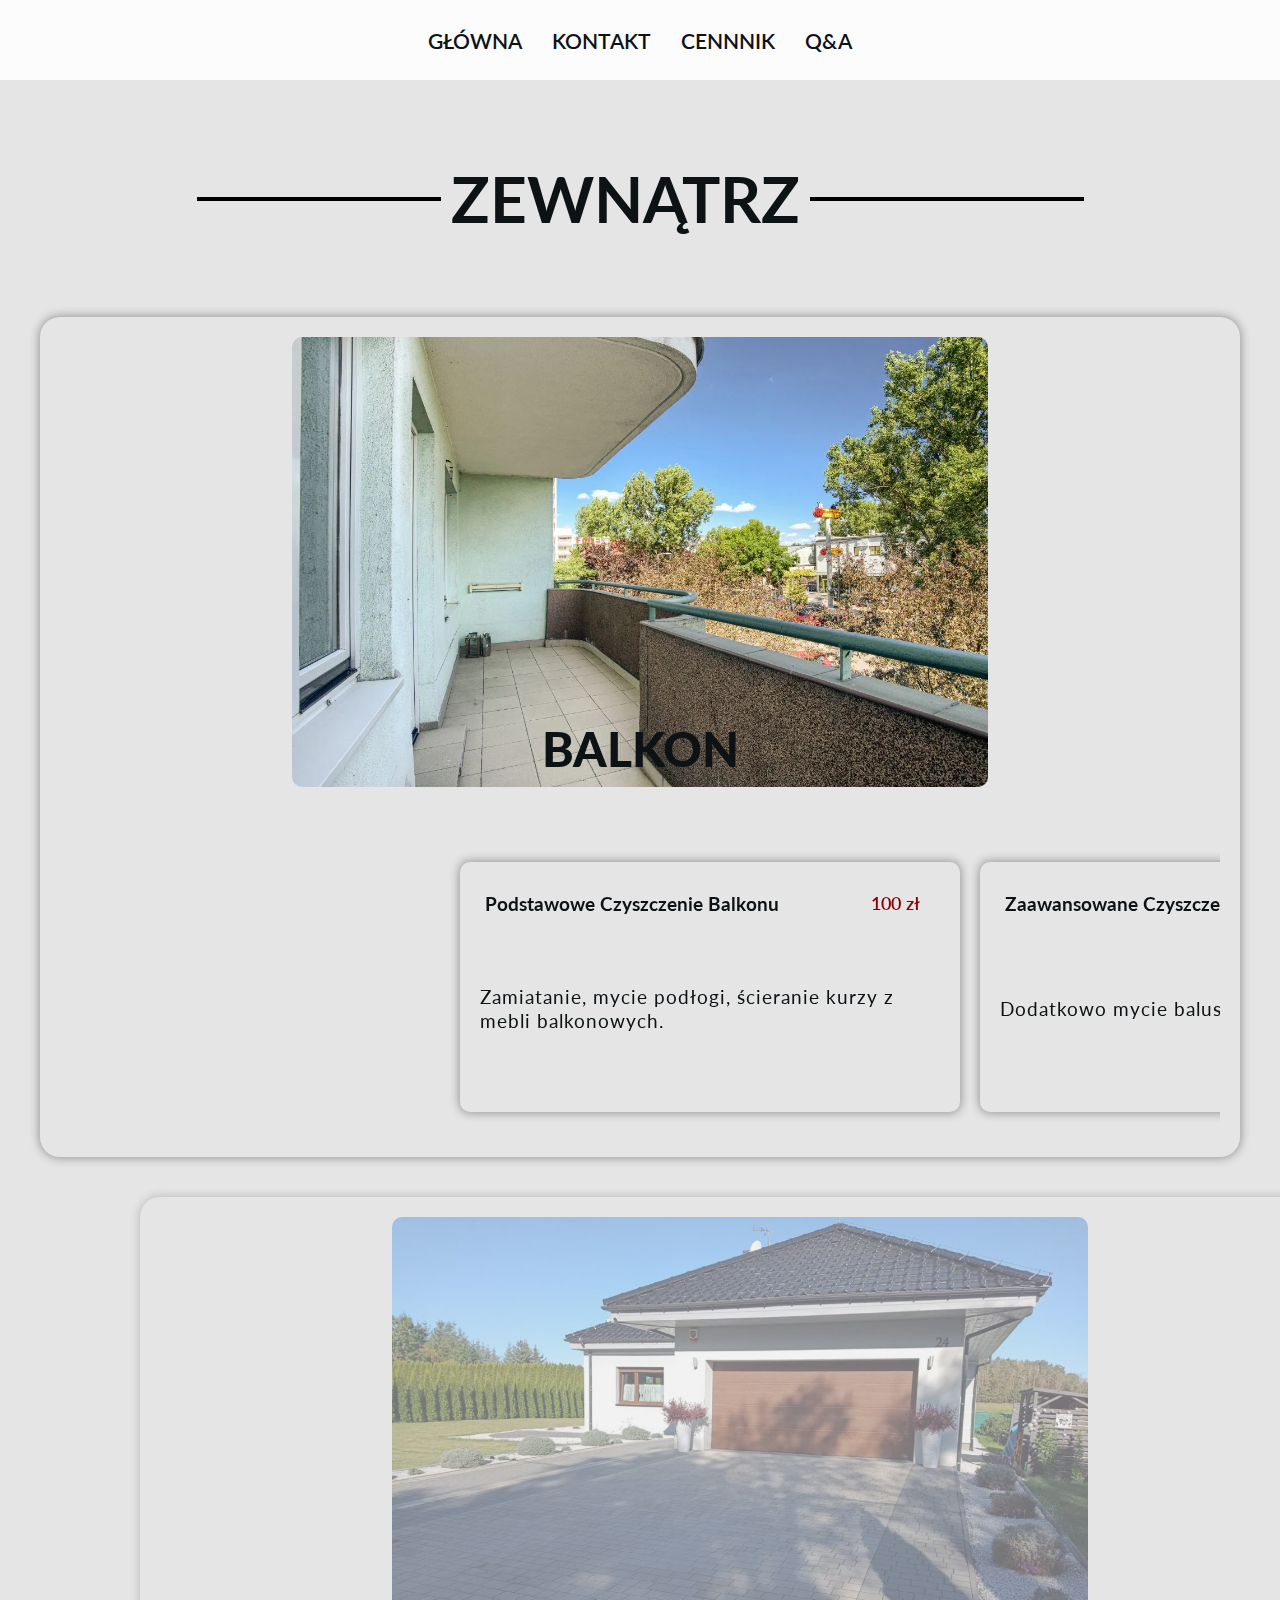
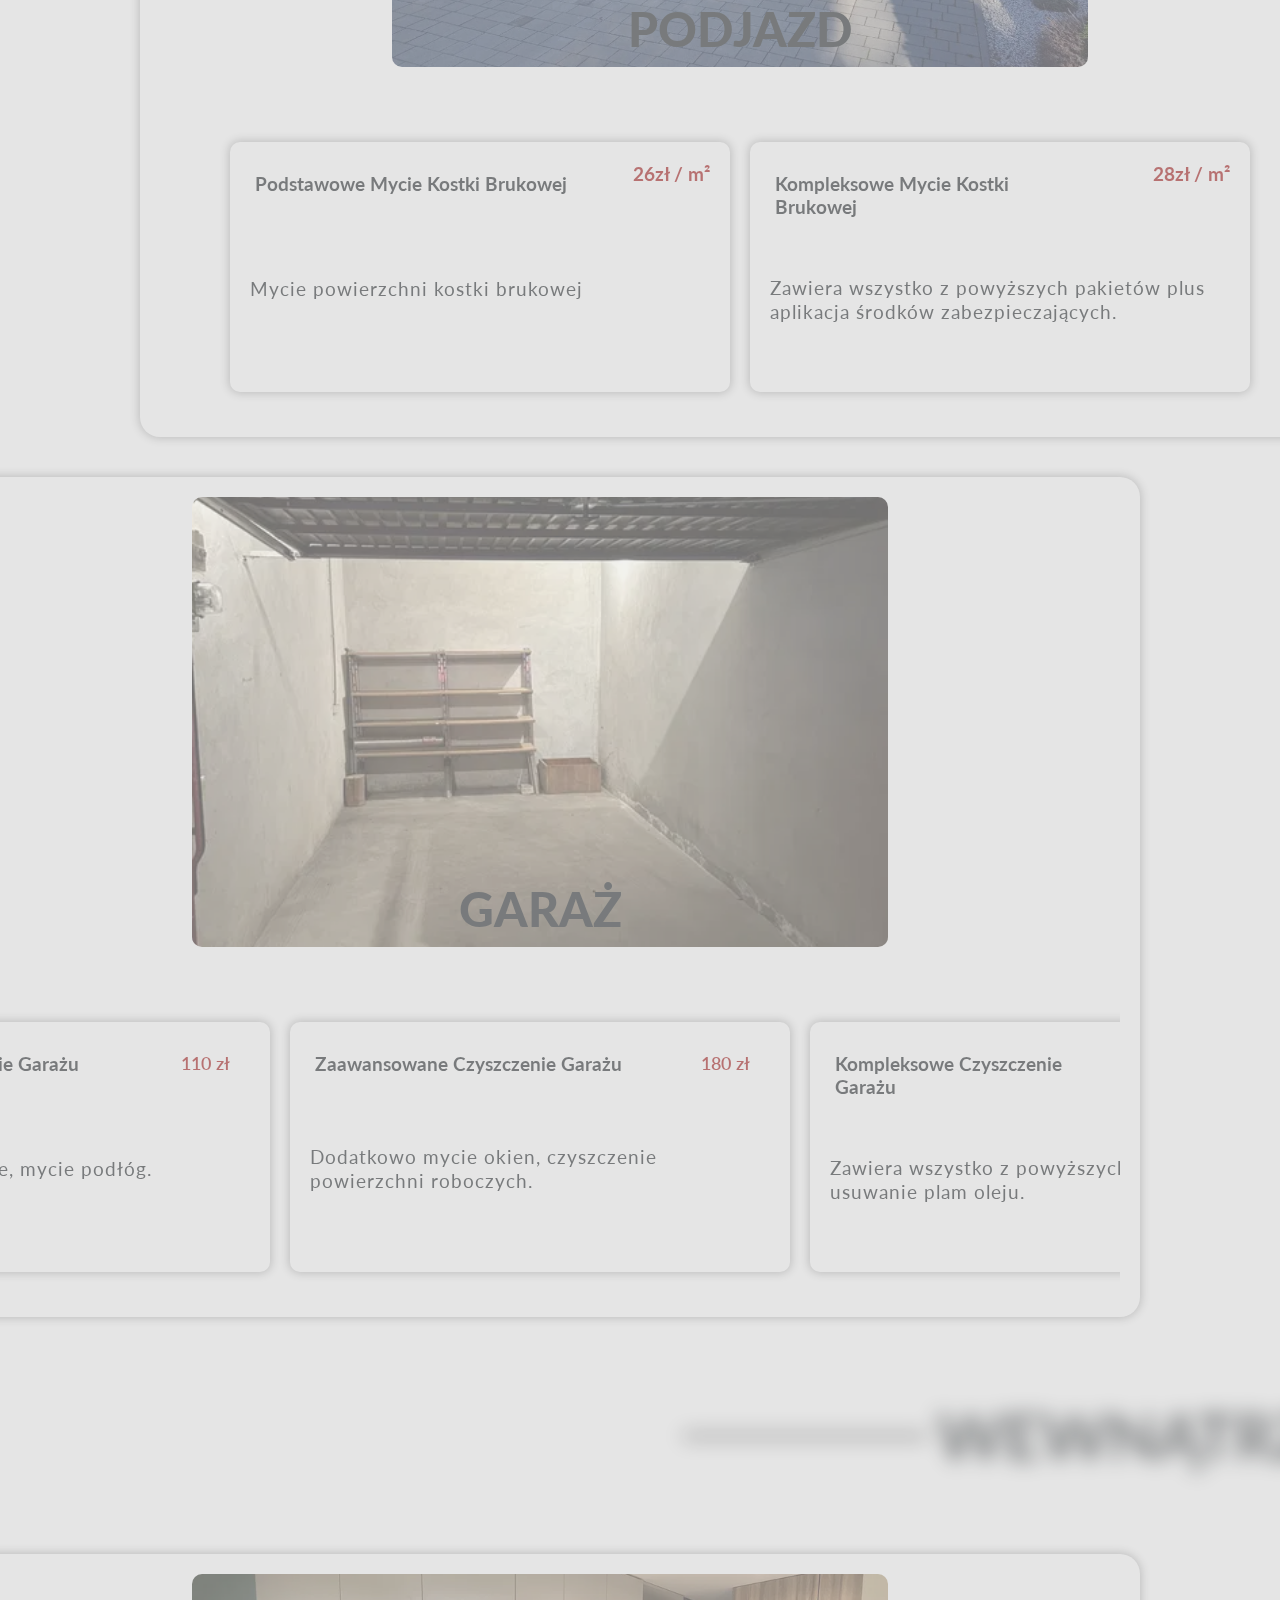
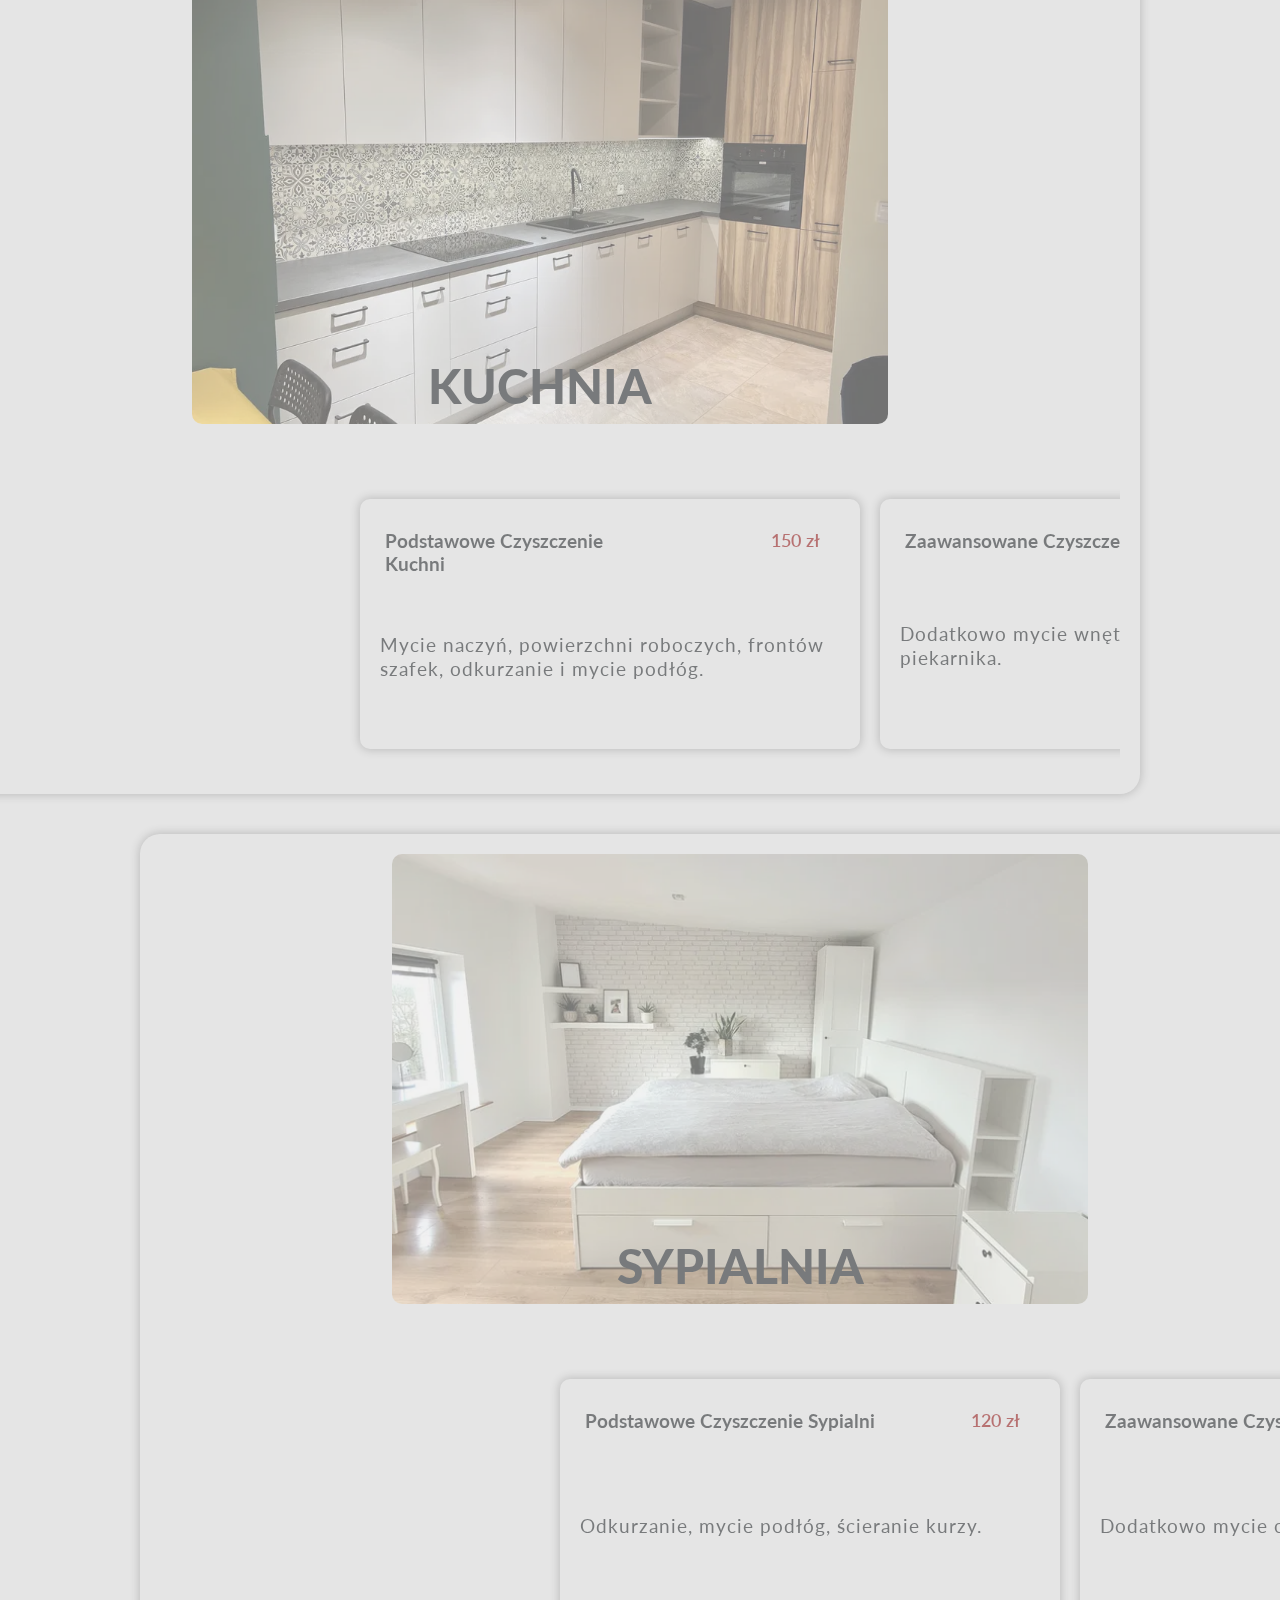
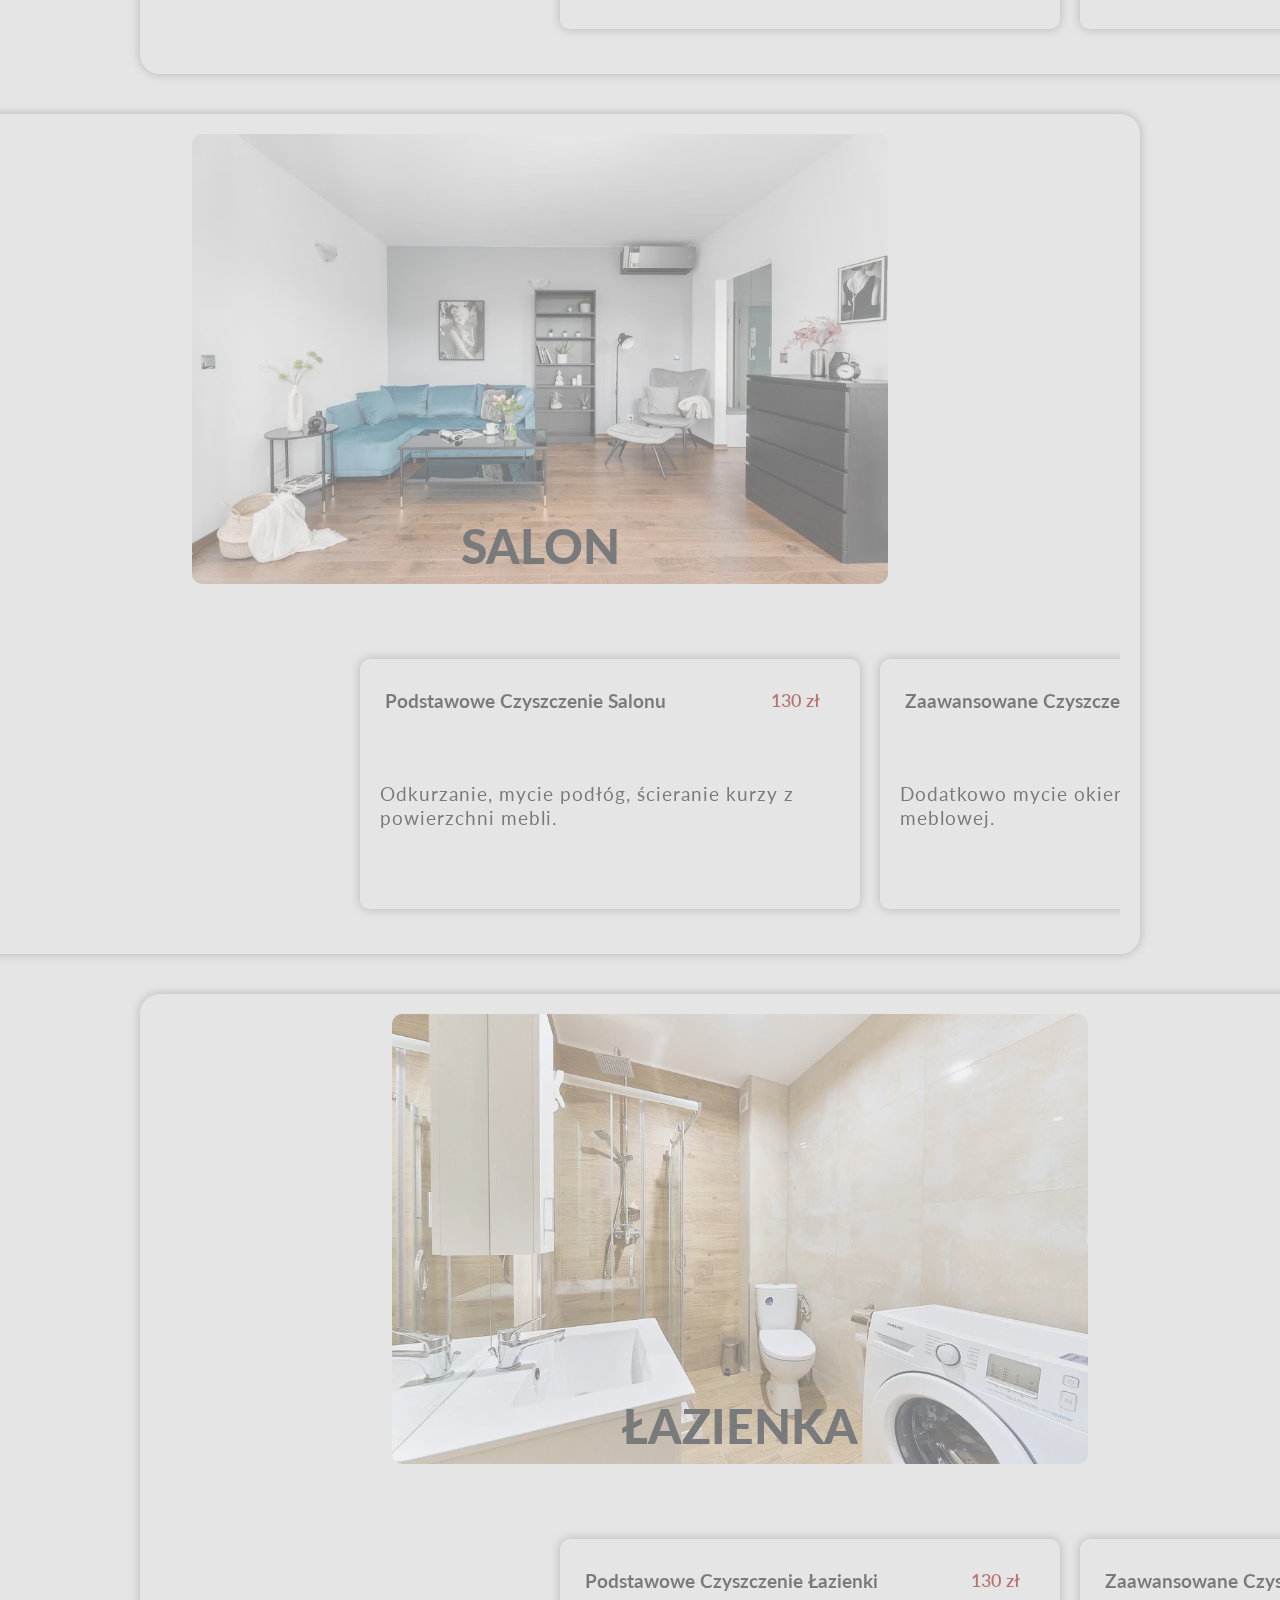
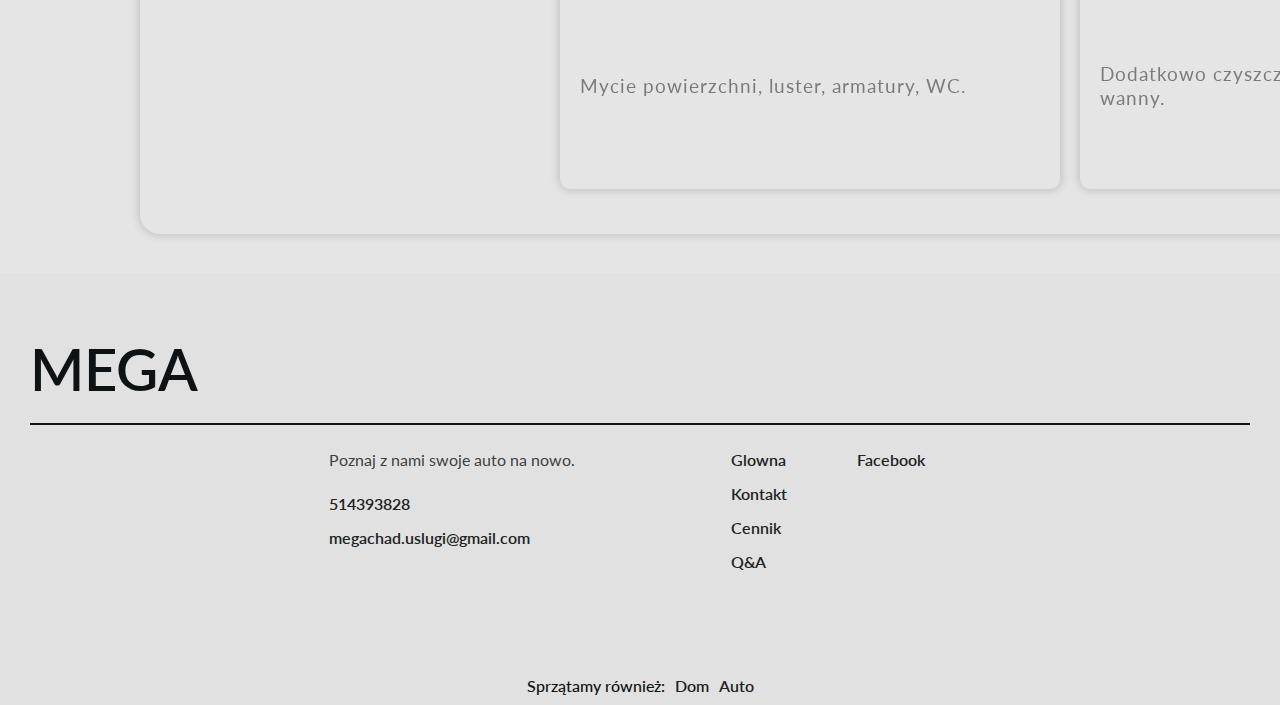
<file: dom/cennik.html>
<!DOCTYPE html>
<html lang="pl">
<head>
    <meta charset="UTF-8">
    <meta name="viewport" content="width=device-width, initial-scale=1.0">
    <title>MEGACHAD | Cennik dom</title>
    <link rel="stylesheet" type="text/css" href="../styl/cennik--dom.css">
    <link rel="stylesheet" type="text/css" href="../styl/glowna_styl.css">

    <link rel="icon" href="../bank/logo/logo-resp32x32.png" sizes="32x32" type="image/png">
    <link rel="icon" href="../bank/logo/logo-resp48x48.png" sizes="48x48" type="image/png">
    <link rel="icon" href="../bank/logo/logo-resp64x64.png" sizes="64x64" type="image/png">
    <link rel="icon" href="../bank/logo/logo-resp192x192.png" sizes="192x192" type="image/png">
    <link rel="icon" href="../bank/logo/logo-resp512x512.png" sizes="512x512" type="image/png">
    <link rel="apple-touch-icon" href="../bank/logo/logo-resp180x180.png" sizes="180x180">

    <meta property="og:title" content="Profesjonalne Usługi Sprzątania - Cennik ">
    <meta property="og:description" content="MegaChadDetailer oferuje kompleksowe sprzątanie pokoi, balkonów, kostki brukowej i garaży na terenie Katowic i Sosnowca. Zapewniamy profesjonalizm i wysoką jakość usług.">
    <meta property="og:image" content="https://example.com/path/to/cleaning-service-image.jpg">
    <meta property="og:url" content="https://example.com/uslugi-sprzatania">
    <meta property="og:type" content="website">
</head>
<body>
    <span id="navigacja">
        <div class="navigacja_zawartosc">
            <div class="zawartosc--tekst">
                <a href="index.html">
                    <span>Główna</span>
                </a>
                <a href="kontakt.html">
                    <span>kontakt</span>
                </a>
                <a href="cennik.html">
                    <span>Cennnik</span>
                </a>
                <a href="pytania.html">
                    <span>Q&A</span>
                </a>
               
            </div>
        </div>
    </span>
    <div id="zawartosc--cennik">
        <div class="zawartosc--cennik">
            <div class="zawartosc--zewnatrz">
                <div class="zawartosc_usluga">
                    <span class="kategoria-tekst--zewnatrz pokaz">
                        Zewnątrz
                    </span>
                    <div class="usluga pokaz" id="balkon">
                        <div class="zdjecie">
                            <div class="balkon zawartosc-zdjece">
                                <span class="zdjecie--tekst">Balkon</span>
                            </div>
                        </div>
                        <div class="zawartosc-cennik cennik--oferty-zawartosc ">
                            <div class="usluga-informacje">
                                <span class="nazwa">Podstawowe Czyszczenie Balkonu</span>
                                <span class="cena">100</span>
                                <span class="informacja">Zamiatanie, mycie podłogi, ścieranie kurzy z mebli balkonowych.</span>
                            </div>
                            <div class="usluga-informacje">
                                <span class="nazwa">Zaawansowane Czyszczenie Balkonu</span>
                                <span class="cena">160</span>
                                <span class="informacja">Dodatkowo mycie balustrad, okien.</span>
                            </div>
                            <div class="usluga-informacje">
                                <span class="nazwa">Czyszczenie Balkonu Myjką Ciśnieniową</span>
                                <span class="cena">250 </span>
                                <span class="informacja">Zamiatanie, mycie podłogi, ścieranie kurzy z mebli balkonowych, mycie balustrad i okien, czyszczenie myjką ciśnieniową z odpowiednią chemią.</span>
                            </div>
                            <div class="usluga-informacje">
                                <span class="nazwa">Kompleksowe Czyszczenie Balkonu z Myjką Ciśnieniową</span>
                                <span class="cena">320 </span>
                                <span class="informacja">Zawiera wszystko z powyższych pakietów plus dezynfekcja, mopowanie, usuwanie gniazd ptaków.</span>
                            </div>
                        </div>
                    </div>

                    <div class="usluga pokaz" id="podjazd">
                        <div class="zdjecie">
                            <div class="kostka zawartosc-zdjece">
                                <span class="zdjecie--tekst">podjazd</span>
                            </div>
                        </div>
                        <div class="zawartosc-cennik malo">
                            <div class="usluga-informacje">
                                <span class="nazwa">Podstawowe Mycie Kostki Brukowej</span>
                                <span class="cena--metry">26zł / m²</span>
                                <span class="informacja">Mycie powierzchni kostki brukowej</span>
                            </div>
                            <div class="usluga-informacje">
                                <span class="nazwa">Kompleksowe Mycie Kostki Brukowej</span>
                                <span class="cena--metry">28zł / m²</span>
                                <span class="informacja">Zawiera wszystko z powyższych pakietów plus aplikacja środków zabezpieczających.</span>
                            </div>
                        </div>
                    </div>

                    <div class="usluga pokaz" id="garaz">
                        <div class="zdjecie">
                            <div class="garaz zawartosc-zdjece">
                                <span class="zdjecie--tekst">Garaż</span>
                            </div>
                        </div>
                        <div class="zawartosc-cennik malo">
                            <div class="usluga-informacje">
                                <span class="nazwa">Podstawowe Czyszczenie Garażu</span>
                                <span class="cena">110</span>
                                <span class="informacja">Odkurzanie, zamiatanie, mycie podłóg.</span>
                            </div>
                            <div class="usluga-informacje">
                                <span class="nazwa">Zaawansowane Czyszczenie Garażu</span>
                                <span class="cena">180</span>
                                <span class="informacja">Dodatkowo mycie okien, czyszczenie powierzchni roboczych.</span>
                            </div>
                            <div class="usluga-informacje">
                                <span class="nazwa">Kompleksowe Czyszczenie Garażu</span>
                                <span class="cena">230</span>
                                <span class="informacja">Zawiera wszystko z powyższych pakietów plus usuwanie plam oleju.</span>
                            </div>
                            
                        </div>
                    
                    </div>
                </div>
            </div>
            <div class="zawartosc--wnetrze">
                <div class="zawartosc_usluga ">
                    <span class="kategoria-tekst--srodek pokaz">
                        Wewnątrz
                    </span>

                    <div class="usluga pokaz" id="kuchnia">
                        <div class="zdjecie">
                            <div class="kuchnia zawartosc-zdjece">
                                <span class="zdjecie--tekst">Kuchnia</span>
                            </div>
                        </div>
                        <div class="zawartosc-cennik cennik--oferty-zawartosc">
                            <div class="usluga-informacje">
                                <span class="nazwa">Podstawowe Czyszczenie Kuchni</span>
                                <span class="cena">150</span>
                                <span class="informacja">Mycie naczyń, powierzchni roboczych, frontów szafek, odkurzanie i mycie podłóg.</span>
                            </div>
                            <div class="usluga-informacje">
                                <span class="nazwa">Zaawansowane Czyszczenie Kuchni</span>
                                <span class="cena">230</span>
                                <span class="informacja">Dodatkowo mycie wnętrza szafek, lodówki i piekarnika.</span>
                            </div>
                            <div class="usluga-informacje">
                                <span class="nazwa">Kompleksowe Czyszczenie Kuchni</span>
                                <span class="cena">330</span>
                                <span class="informacja">Zawiera wszystko z powyższych pakietów plus czyszczenie okapu i detali.</span>
                            </div>
                        </div>
                    </div>

                    <div class="usluga pokaz" id="sypialnia">
                        <div class="zdjecie ">
                            <div class="sypialnia zawartosc-zdjece">
                                <span class="zdjecie--tekst">sypialnia</span>
                            </div>
                        </div>
                        <div class="zawartosc-cennik cennik--oferty-zawartosc">
                            <div class="usluga-informacje">
                                <span class="nazwa">Podstawowe Czyszczenie Sypialni</span>
                                <span class="cena">120</span>
                                <span class="informacja">Odkurzanie, mycie podłóg, ścieranie kurzy.</span>
                            </div>
                            <div class="usluga-informacje">
                                <span class="nazwa">Zaawansowane Czyszczenie Sypialni</span>
                                <span class="cena">190</span>
                                <span class="informacja">Dodatkowo mycie okien, pranie pościeli.</span>
                            </div>
                            <div class="usluga-informacje">
                                <span class="nazwa">Kompleksowe Czyszczenie Sypialni</span>
                                <span class="cena">250</span>
                                <span class="informacja">Zawiera wszystko z powyższych pakietów plus pranie dywanów </span>
                            </div>
                        </div>
                    </div>

                    <div class="usluga pokaz" id="salon">
                        <div class="zdjecie">
                            <div class="salon zawartosc-zdjece">
                                <span class="zdjecie--tekst">salon</span>
                            </div>
                        </div>
                        <div class="zawartosc-cennik cennik--oferty-zawartosc">
                            <div class="usluga-informacje">
                                <span class="nazwa">Podstawowe Czyszczenie Salonu</span>
                                <span class="cena">130</span>
                                <span class="informacja">Odkurzanie, mycie podłóg, ścieranie kurzy z powierzchni mebli.</span>
                            </div>
                            <div class="usluga-informacje">
                                <span class="nazwa">Zaawansowane Czyszczenie Salonu</span>
                                <span class="cena">210</span>
                                <span class="informacja">Dodatkowo mycie okien, czyszczenie tapicerki meblowej.</span>
                            </div>
                            <div class="usluga-informacje">
                                <span class="nazwa">Kompleksowe Czyszczenie Salonu</span>
                                <span class="cena">280</span>
                                <span class="informacja">Zawiera wszystko z powyższych pakietów plus pranie dywanów </span>
                            </div>
                        </div>
                    </div>

                    <div class="usluga pokaz" id="lazienka">
                        <div class="zdjecie">
                            <div class="lazienka zawartosc-zdjece">
                                <span class="zdjecie--tekst">łazienka</span>
                            </div>
                        </div>
                        <div class="zawartosc-cennik cennik--oferty-zawartosc">
                            <div class="usluga-informacje">
                                <span class="nazwa">Podstawowe Czyszczenie Łazienki</span>
                                <span class="cena">130</span>
                                <span class="informacja">Mycie powierzchni, luster, armatury, WC.</span>
                            </div>
                            <div class="usluga-informacje">
                                <span class="nazwa">Zaawansowane Czyszczenie Łazienki</span>
                                <span class="cena">210</span>
                                <span class="informacja">Dodatkowo czyszczenie fug, mycie prysznica lub wanny.</span>
                            </div>
                            <div class="usluga-informacje">
                                <span class="nazwa">Kompleksowe Czyszczenie Łazienki</span>
                                <span class="cena">280</span>
                                <span class="informacja">Zawiera wszystko z powyższych pakietów plus czyszczenie pralki i szafek.</span>
                            </div>
                        </div>
                    </div>
                </div>
            </div>
        </div>
    </div>
    <section id="stopka">
        <p class="tekst_stopka">MEGA</p>
            <div id="linia"></div>
        <div class="stopka_content">
            <div class="kontakt">
                <p class="kontakt_tekst">Poznaj z nami swoje auto na nowo.</p>
                <a href="tel:+48514393828" class="kontakt_link">514393828</a>
                <a href="mailto:megachad.uslugi@gmail.com" class="kontakt_link">megachad.uslugi@gmail.com</a>
            </div>
            <div class="strona">
                <a href="index.html" class="strona_link">Glowna</a>
                <a href="kontakt.html" class="strona_link">Kontakt</a>
                <a href="cennik.html" class="strona_link">Cennik</a>
                <a href="pytania.html" class="strona_link">Q&A</a>
                <a href="https://www.facebook.com/profile.php?id=100091558156412" class="strona_link">Facebook</a>
            </div>
            
        </div>
        <div class="stopka_srodek">
            <span>Sprzątamy również:</span>
            <a href="index.html" class="stopka_srodek--strona_link">Dom</a>
            <a href="../auto/index.html" class="stopka_srodek--strona_link">Auto</a>
        </div>
    </section>
    <script src="../skrypt/przeciaganie_cennik.js"></script>
    <script src="../skrypt/anime.js"></script>
    
</body>
</html>
</file>
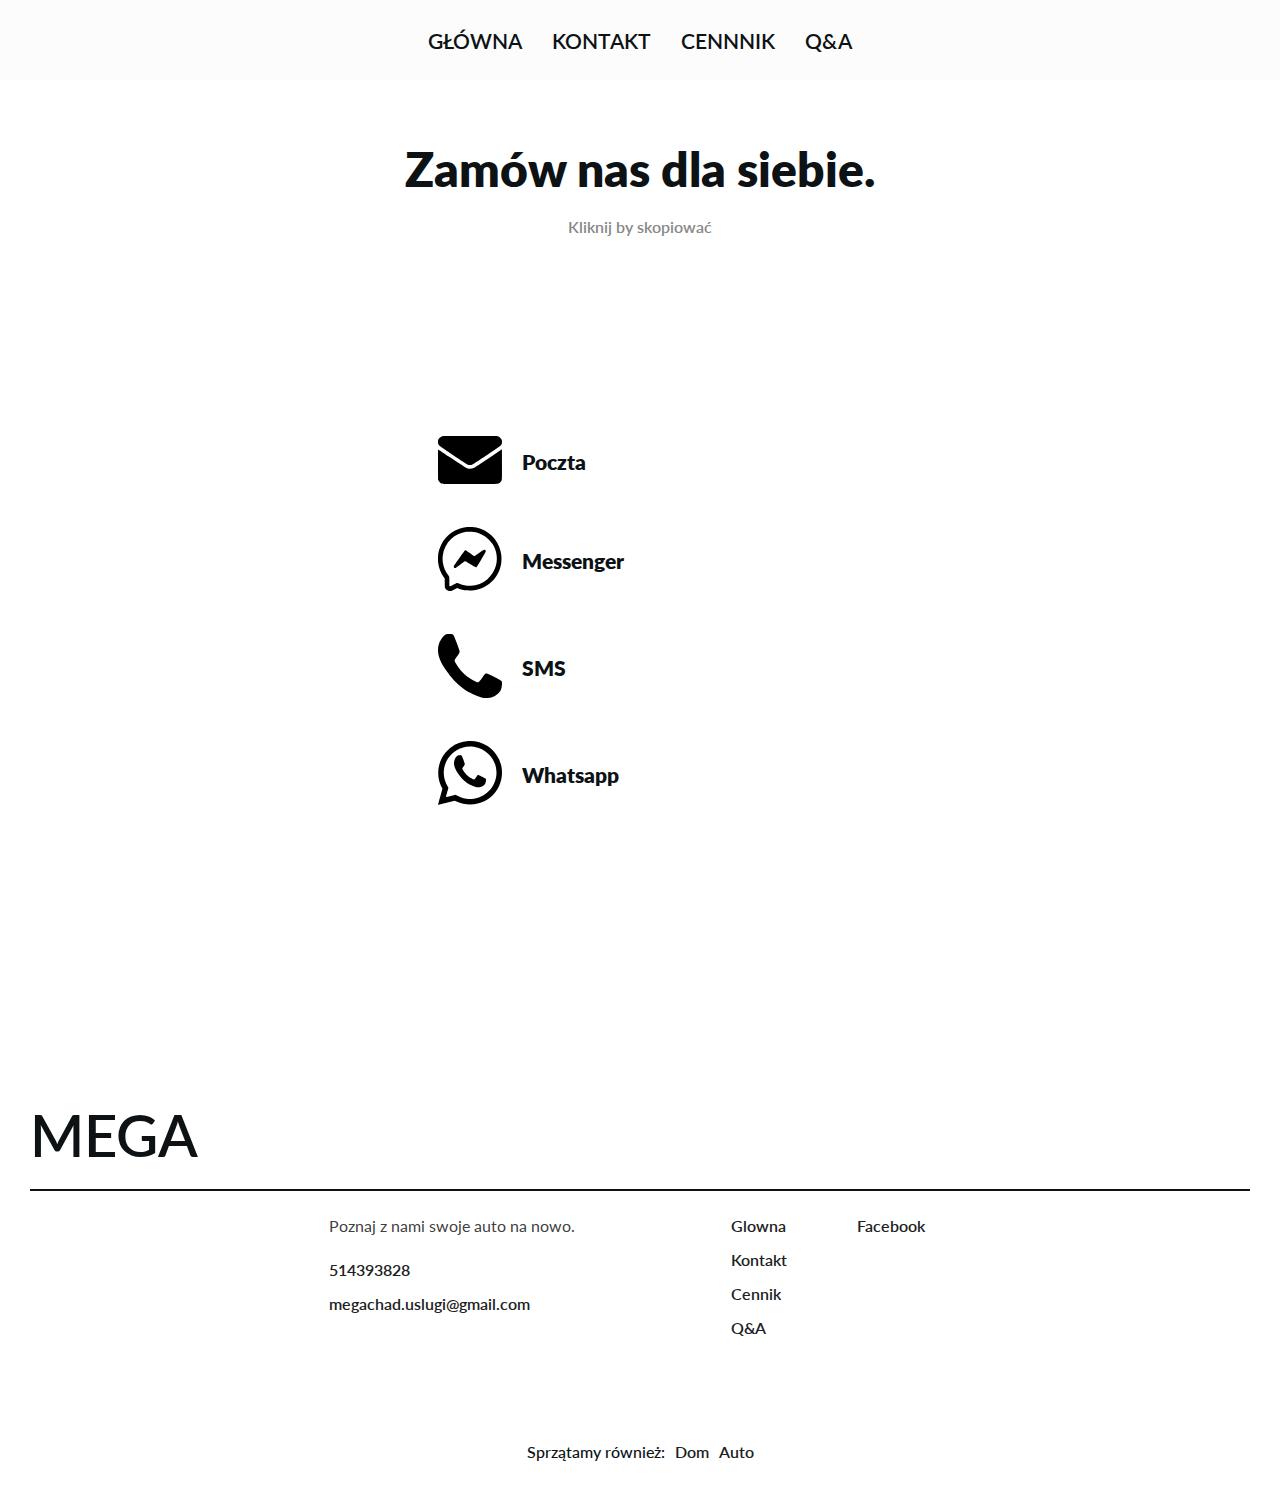
<file: dom/kontakt.html>
<!DOCTYPE html>
<html lang="pl">
<head>
    <meta charset="UTF-8">
    <meta name="viewport" content="width=device-width, initial-scale=1.0">
    
    <link rel="icon" href="../bank/logo/logo-resp32x32.png" sizes="32x32" type="image/png">
    <link rel="icon" href="../bank/logo/logo-resp48x48.png" sizes="48x48" type="image/png">
    <link rel="icon" href="../bank/logo/logo-resp64x64.png" sizes="64x64" type="image/png">
    <link rel="apple-touch-icon" href="../bank/logo/logo-resp180x180.png" sizes="180x180">
    <link rel="icon" href="../bank/logo/logo-resp192x192.png" sizes="192x192" type="image/png">
    <link rel="icon" href="../bank/logo/logo-resp512x512.png" sizes="512x512" type="image/png">

    
    <title>MEGACHAD | Kontakt</title>
    <link rel="stylesheet" href="../styl/kontakt.css">
    <link rel="stylesheet" href="../styl/glowna_styl.css">
</head>
<body>
    <span id="navigacja">
        <div class="navigacja_zawartosc">
			<div class="zawartosc--tekst">
				<a href="index.html">
					<span>Główna</span>
				</a>
				<a href="kontakt.html">
					<span>kontakt</span>
				</a>
				<a href="cennik.html">
					<span>Cennnik</span>
				</a>
				<a href="pytania.html">
					<span>Q&A</span>
				</a>
			</div>
		</div>
    </span>
    <section id="container_kontakt">
        <div class="zawartosc_kontakt">
            <span class="tekst--tytul">Zamów nas dla siebie. <span class="maly--tekst">Kliknij by skopiować</span > </span>
            <span></span>
            <div class="panel--kontaktowy">
                <div class="container--kontakt">
                    <div class="panel--kontakt">
                        <ul class="zawartosc-kontakt">
                            <li class="zawartosc--kontakt">
                                <div class="ikona"><img src="../bank/svg/poczta.svg" alt=""></div>
                                <div class="zawartosc--tekst">
                                    <div class="tekst">Poczta</div>
                                    <div class="tekst--alternatywny">megachad.uslugi@gmail.com</div>
                                    <div class="kopiowanny-tekst">megachad.uslugi@gmail.com</div>
                                </div>
                                <div class="kopiowanie-komunikat">Skopiowano!</div>
                            </li>
                            <li class="zawartosc--kontakt">
                                <div class="ikona"><img src="../bank/svg/messenger.svg" alt=""></div>
                                <div class="zawartosc--tekst">
                                    <div class="tekst">Messenger</div>
                                    <div class="tekst--alternatywny">m.me/CleanHub</div>
                                    <div class="kopiowanny-tekst">m.me/111924308534301</div>
                                </div>
                                <div class="kopiowanie-komunikat">Skopiowano!</div>
                            </li>
                            <li class="zawartosc--kontakt">
                                <div class="ikona"><img src="../bank/svg/telefon.svg" alt=""></div>
                                <div class="zawartosc--tekst">
                                    <div class="tekst">SMS</div>
                                    <div class="tekst--alternatywny">514 393 828</div>
                                    <div class="kopiowanny-tekst">514393828</div>
                                </div>
                                <div class="kopiowanie-komunikat">Skopiowano!</div>
                            </li>
                            <li class="zawartosc--kontakt">
                                <div class="ikona"><img src="../bank/svg/whatsapp.svg" alt=""></div>
                                <div class="zawartosc--tekst">
                                    <div class="tekst">Whatsapp</div>
                                    <div class="tekst--alternatywny">514 393 828</div>
                                    <div class="kopiowanny-tekst">514393828</div>
                                </div>
                                <div class="kopiowanie-komunikat">Skopiowano!</div>
                            </li>
                        </ul>
                    </div>
                </div>
            </div>
        </div>
    </section>  
    <section id="stopka">
        <p class="tekst_stopka">MEGA</p>
            <div id="linia"></div>
        <div class="stopka_content">
            <div class="kontakt">
                <p class="kontakt_tekst">Poznaj z nami swoje auto na nowo.</p>
                <a href="tel:+48514393828" class="kontakt_link">514393828</a>
                <a href="mailto:megachad.uslugi@gmail.com" class="kontakt_link">megachad.uslugi@gmail.com</a>
            </div>
            <div class="strona">
                <a href="index.html" class="strona_link">Glowna</a>
                <a href="kontakt.html" class="strona_link">Kontakt</a>
                <a href="cennik.html" class="strona_link">Cennik</a>
                <a href="pytania.html" class="strona_link">Q&A</a>
                <a href="https://www.facebook.com/profile.php?id=100091558156412" class="strona_link">Facebook</a>
            </div>
            
        </div>
        <div class="stopka_srodek">
            <span>Sprzątamy również:</span>
            <a href="index.html" class="stopka_srodek--strona_link">Dom</a>
            <a href="../auto/index.html" class="stopka_srodek--strona_link">Auto</a>
        </div>
    </section>
    <script>
        document.querySelectorAll('.zawartosc--kontakt').forEach(function(element) {
            element.addEventListener('click', function() {
                // Pobranie zawartości tekstowej z .tekst--alternatywny
                var textToCopy = element.querySelector('.kopiowanny-tekst').innerText;
                
                // Utworzenie tymczasowego pola tekstowego do kopiowania
                var tempInput = document.createElement('textarea');
                tempInput.value = textToCopy;
                document.body.appendChild(tempInput);
                tempInput.select();
                document.execCommand('copy');
                document.body.removeChild(tempInput);
                
                // Wyświetlenie komunikatu
                var message = element.querySelector('.kopiowanie-komunikat');
                message.style.display = 'block';
                setTimeout(function() {
                    message.style.display = 'none';
                }, 2000); 
            });
        });
        </script>
</body>
</html>
</file>
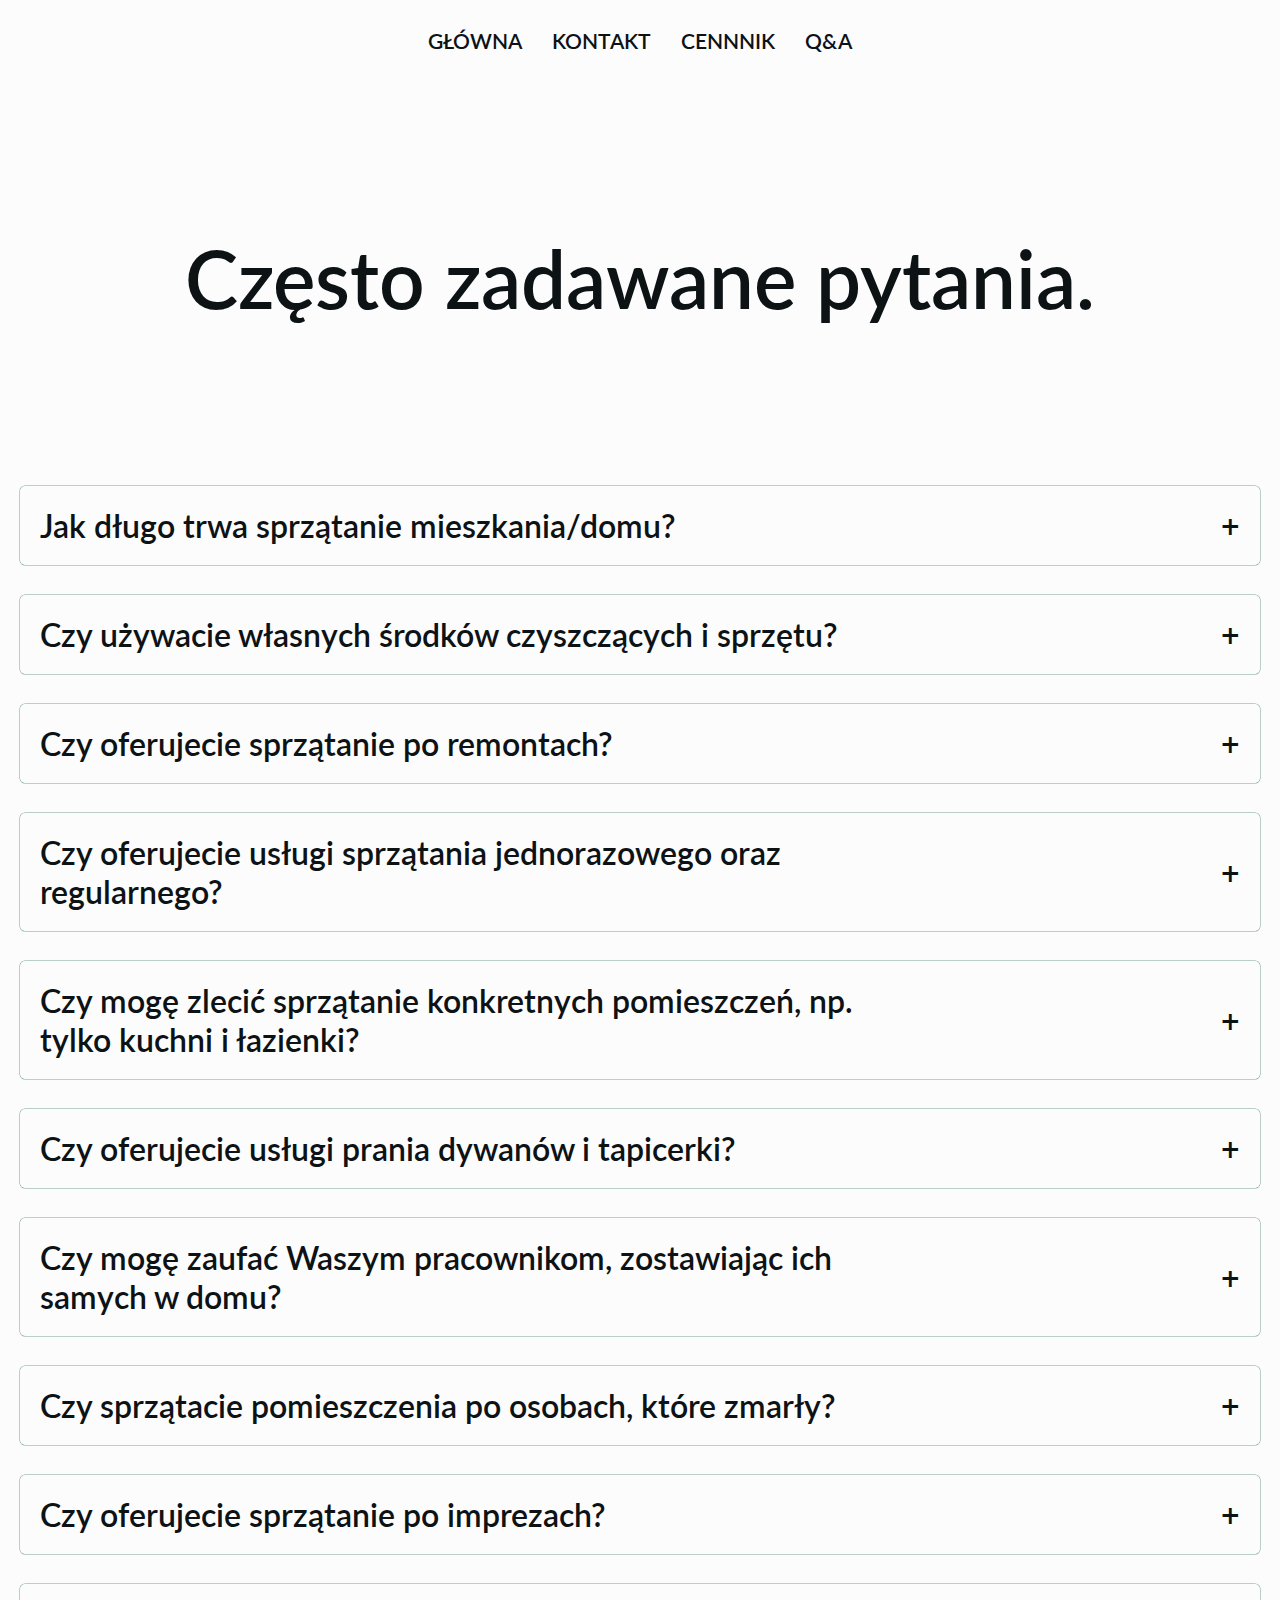
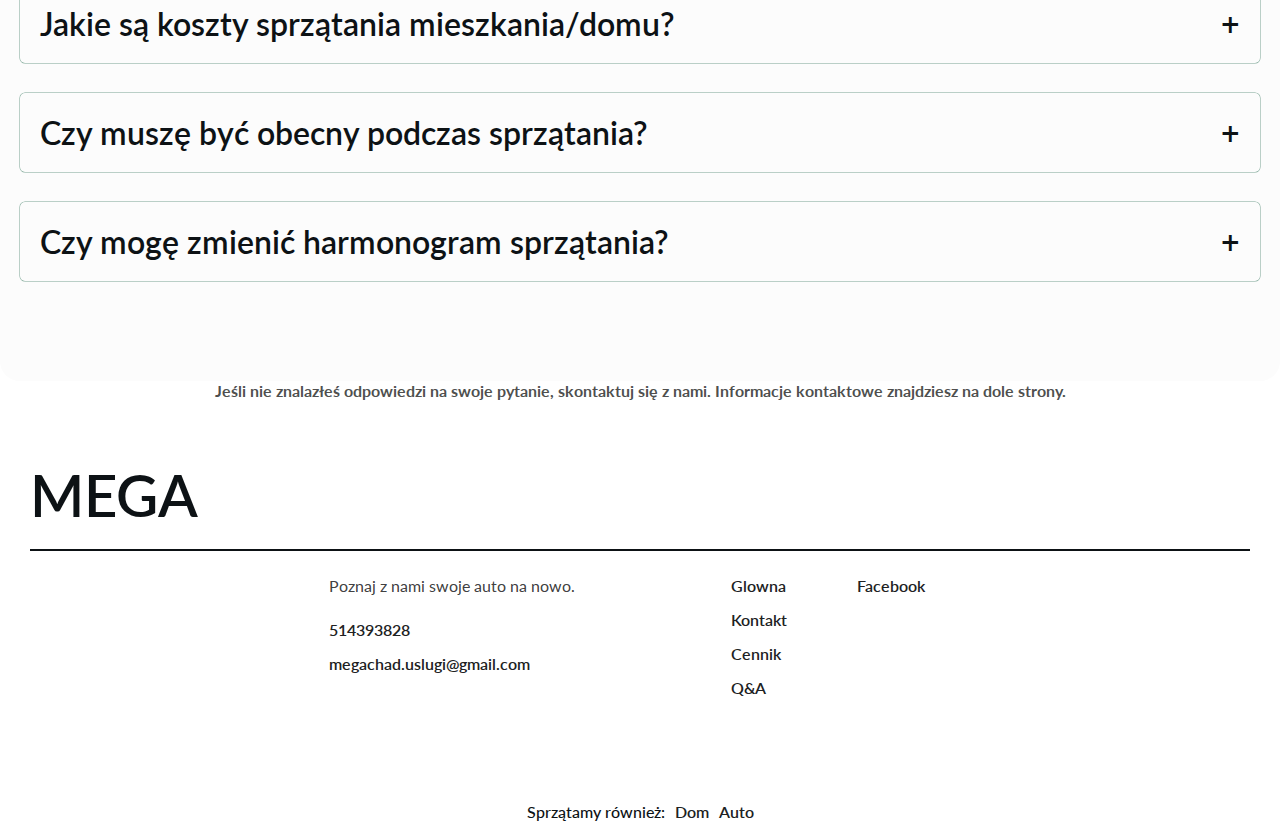
<file: dom/pytania.html>
<!DOCTYPE html>
<html lang="pl">
<head>
    <meta charset="UTF-8">
    <meta name="viewport" content="width=device-width, initial-scale=1.0">
    
    <link rel="icon" href="../bank/logo/logo-resp32x32.png" sizes="32x32" type="image/png">
    <link rel="icon" href="../bank/logo/logo-resp48x48.png" sizes="48x48" type="image/png">
    <link rel="icon" href="../bank/logo/logo-resp64x64.png" sizes="64x64" type="image/png">
    <link rel="apple-touch-icon" href="../bank/logo/logo-resp180x180.png" sizes="180x180">
    <link rel="icon" href="../bank/logo/logo-resp192x192.png" sizes="192x192" type="image/png">
    <link rel="icon" href="../bank/logo/logo-resp512x512.png" sizes="512x512" type="image/png">

    
    <title>MEGACHAD | Pytania dom</title>
    <link rel="stylesheet" href="../styl/glowna_styl.css">
    <link rel="stylesheet" href="../styl/pytania.css">
</head>
<body>
    <section id="navigacja">
        <div class="navigacja_zawartosc">
            <div class="zawartosc--tekst">
                <a href="index.html">
                    <span>Główna</span>
                </a>
                <a href="kontakt.html">
                    <span>kontakt</span>
                </a>
                <a href="cennik.html">
                    <span>Cennnik</span>
                </a>
                <a href="pytania.html">
                    <span>Q&A</span>
                </a>
               
            </div>
        </div>
    </section>
    
        <section id="container_pytania">
            <div class="pytania zaokraglenie_dol-prawo-lewo">
                <div class="pytania--tekst">
                    <span class="pytania--duzy doze">Często zadawane pytania.</span>
                </div>
                <div class="zawartosc_pytania--grid">
                    <div class="content_pytania">
                        <button class="pytania--btn">
                            <p class="tekst-btn">
                                Jak długo trwa sprzątanie mieszkania/domu?
                            </p>
                            <span class="btn--plus">+</span>
                        </button>
                        <div class="pytania--odpowiedz">
                            <span>Czas sprzątania zależy od wielkości mieszkania lub domu oraz stopnia zabrudzenia. Standardowe sprzątanie 2-3 pokojowego mieszkania może zająć od 2 do 4 godzin, podczas gdy większe domy mogą wymagać kilku godzin więcej.
                            </span>
                        </div>
                    </div>
                    <div class="content_pytania">
                        <button class="pytania--btn">
                            <p class="tekst-btn">
                                Czy używacie własnych środków czyszczących i sprzętu?
                            </p>

                            <span class="btn--plus">+</span>
                        </button>
                        <div class="pytania--odpowiedz">
                            <span>Tak, przywozimy własne profesjonalne środki czyszczące i sprzęt, aby zapewnić najwyższą jakość usług. Możemy również użyć produktów klienta, jeśli takie jest jego życzenie.
                            </span>
                        </div>
                    </div>
                    <div class="content_pytania">
                        <button class="pytania--btn">
                            <p class="tekst-btn">
                                Czy oferujecie sprzątanie po remontach?
                            </p>

                            <span class="btn--plus">+</span>
                        </button>
                        <div class="pytania--odpowiedz">
                            <span>Tak, specjalizujemy się również w sprzątaniu po remontach, usuwając kurz, gruz i inne zanieczyszczenia pozostawione po pracach remontowych.
                            </span>
                        </div>
                    </div>
                    <div class="content_pytania">
                        <button class="pytania--btn">
                            <p class="tekst-btn">
                                Czy oferujecie usługi sprzątania jednorazowego oraz regularnego?
                            </p>

                            <span class="btn--plus">+</span>
                        </button>
                        <div class="pytania--odpowiedz">
                            <span>Tak, oferujemy zarówno jednorazowe sprzątanie, jak i regularne usługi sprzątania (np. cotygodniowe, co dwutygodniowe lub comiesięczne).
                            </span>
                        </div>
                    </div>
                    <div class="content_pytania">
                        <button class="pytania--btn">
                            <p class="tekst-btn">
                                Czy mogę zlecić sprzątanie konkretnych pomieszczeń, np. tylko kuchni i łazienki?
                            </p>

                            <span class="btn--plus">+</span>
                        </button>
                        <div class="pytania--odpowiedz">
                            <span>Tak, jesteśmy elastyczni i dostosowujemy nasze usługi do potrzeb klienta. Możesz zlecić sprzątanie wybranych pomieszczeń, takich jak kuchnia, łazienka, salon czy sypialnia.
                            </span>
                        </div>
                    </div>
                    <div class="content_pytania">
                        <button class="pytania--btn">
                            <p class="tekst-btn">
                                Czy oferujecie usługi prania dywanów i tapicerki?
                            </p>
                            <span class="btn--plus">+</span>
                        </button>
                        <div class="pytania--odpowiedz">
                            <span>Tak, oferujemy profesjonalne usługi prania dywanów i tapicerki przy użyciu nowoczesnych metod i sprzętu.
                            </span>
                        </div>
                    </div>
                    <div class="content_pytania">
                        <button class="pytania--btn">
                            <p class="tekst-btn">
                                Czy mogę zaufać Waszym pracownikom, zostawiając ich samych w domu?
                            </p>
                            <span class="btn--plus">+</span>
                        </button>
                        <div class="pytania--odpowiedz">
                            <span>Tak, nasi pracownicy są przeszkoleni, odpowiedzialni i godni zaufania. Przeprowadzamy dokładne sprawdzenie przeszłości naszych pracowników, aby zapewnić bezpieczeństwo naszych klientów.
                            </span>
                        </div>
                    </div>    
                    <div class="content_pytania">
                        <button class="pytania--btn">
                            <p class="tekst-btn">
                                Czy sprzątacie pomieszczenia po osobach, które zmarły?
                            </p>

                            <span class="btn--plus">+</span>
                        </button>
                        <div class="pytania--odpowiedz">
                            <span>Tak, oferujemy usługi sprzątania pomieszczeń po osobach, które zmarły, zapewniając pełne poszanowanie i dyskrecję w takich sytuacjach.
                            </span>
                        </div>
                    </div>   
                    <div class="content_pytania">
                        <button class="pytania--btn">
                           <p class="tekst-btn">
                                Czy oferujecie sprzątanie po imprezach?
                           </p> 
                            <span class="btn--plus">+</span>
                        </button>
                        <div class="pytania--odpowiedz">
                            <span>Tak, oferujemy sprzątanie po imprezach, usuwając śmieci, czyszcząc powierzchnie i przywracając pomieszczenia do pierwotnego stanu.
                            </span>
                        </div>
                    </div>   
                    <div class="content_pytania">
                        <button class="pytania--btn">
                            <p class="tekst-btn">
                                Jakie są koszty sprzątania mieszkania/domu?
                            </p>


                            <span class="btn--plus">+</span>
                        </button>
                        <div class="pytania--odpowiedz">
                            <span>Koszt sprzątania zależy od wielu czynników, takich jak wielkość pomieszczeń, stopień zabrudzenia i zakres wymaganych prac. Oferujemy bezpłatne wyceny na podstawie indywidualnych potrzeb klienta.

                            </span>
                        </div>
                    </div>   
                    <div class="content_pytania">
                        <button class="pytania--btn">
                            <p class="tekst-btn">
                                Czy muszę być obecny podczas sprzątania?
                            </p>
                            
                            <span class="btn--plus">+</span>
                        </button>
                        <div class="pytania--odpowiedz">
                            <span>Nie, nie musisz być obecny podczas sprzątania. Wielu naszych klientów przekazuje nam klucze lub kod dostępu, abyśmy mogli sprzątać pod ich nieobecność.
                            </span>
                        </div>
                    </div>   
                    
                    <div class="content_pytania">
                        <button class="pytania--btn">
                            <p class="tekst-btn">
                                Czy mogę zmienić harmonogram sprzątania?
                            </p>
                            
                            <span class="btn--plus">+</span>
                        </button>
                        <div class="pytania--odpowiedz">
                            <span>Tak, jesteśmy elastyczni i możemy dostosować harmonogram sprzątania do Twoich potrzeb. Wystarczy, że poinformujesz nas z wyprzedzeniem o zmianach.
                            </span>
                        </div>
                    </div>   
                </div> 
            </div>
            <span class="pytania--maly">Jeśli nie znalazłeś odpowiedzi na swoje pytanie, skontaktuj się z nami. Informacje kontaktowe znajdziesz na dole strony.</span>
            <script src="../skrypt/pokaz_pytanie.js"></script>
        </section>

    <section id="stopka">
        <p class="tekst_stopka">MEGA</p>
            <div id="linia"></div>
        <div class="stopka_content">
            <div class="kontakt">
                <p class="kontakt_tekst">Poznaj z nami swoje auto na nowo.</p>
                <a href="tel:+48514393828" class="kontakt_link">514393828</a>
                <a href="mailto:megachad.uslugi@gmail.com" class="kontakt_link">megachad.uslugi@gmail.com</a>
            </div>
            <div class="strona">
                <a href="index.html" class="strona_link">Glowna</a>
                <a href="kontakt.html" class="strona_link">Kontakt</a>
                <a href="cennik.html" class="strona_link">Cennik</a>
                
                <a href="pytania.html" class="strona_link">Q&A</a>
                
                <a href="https://www.facebook.com/profile.php?id=100091558156412" class="strona_link">Facebook</a>
            </div>
            
        </div>
        <div class="stopka_srodek">
            <span>Sprzątamy również:</span>
            <a href="index.html" class="stopka_srodek--strona_link">Dom</a>
            <a href="../auto/index.html" class="stopka_srodek--strona_link">Auto</a>
        </div>
    </section>
</body>
</html>
</file>
<file: styl/glowna_styl.css>
/* Ogólne wartości calej strony */
@import url('https://fonts.googleapis.com/css2?family=Roboto:wght@300;400;500;700&display=swap');
@import url('https://fonts.googleapis.com/css2?family=Permanent+Marker&family=Shadows+Into+Light&display=swap');
@import url('https://fonts.googleapis.com/css2?family=Lato:ital,wght@0,100;0,300;0,400;0,700;0,900;1,100;1,300;1,400;1,700;1,900&display=swap');


/* :root{
  --Główny_kolor: #2196F3;
  --Kolor_tła: #f4f4f4;
  --Kolor_akcentujący: #FF4081;
  --Kolor_tekstu: #333;
  --Kolor_szary:#9E9E9E;
  --Delikatny_błękit: #d9e3f0;
  --delikatny_błękit_Jaśniejszy: #eaf3fa;
  --delikatny_błękit_Ciemniejszy: #b3c7da;
  --Czysta_biel: #f4f4f4;
  --Czysta_biel_Ciemniejszy: #e0e0e0;
  --Błękitu: #a9bcd0;
  --Błękitu_Jaśniejszy: #c4d4e2;
  --Błękitu_Ciemniejszy: #8aa2b8;
  --Profesjonalny_granat:#7a9bae; 
  --Profesjonalny_granat_Jaśniejszy: #95b4c8;
  --Profesjonalny_granat_Ciemniejszy: #5d7f94;
  --Intensywna_czerwień:#c44536; 
  --Intensywna_czerwie_Jaśniejszy: #d65f53;
  --Intensywna_czerwień_Ciemniejszy: #a53b2c;
} */

/* :root{
  --Kolor_body:#fcfcfc;
  --Główny_kolor_akcentu:#011936;
  --Główny_kolor-tekstu_akcentu:#e0e0e0;
  --Kolor_ramek:#82A3A1;
  --Kolor_przycisku:#465362;
  --Kolor_aktywny:#9FC490;
  --Kolor_innych_akcentów:#C0DFA1;
} */
:root{
  --kolor_strona:#fcfcfc;
  --Kolor_tekstu: #0d1215;
  --kolor_tekstu_na_ciemnnym:#e0e0e0;
  --kolor_przycisku:#407e65;	
  --kolor_przycisku_:#85b883;	
  --Kolor_formularza:#f5f5d5;	
  --kolor_akcentu:#e2c25f;	
  --kolor_stopka:#407e65b1;	
  --kolor_tekstu_stopka:#202122;
  --kolor_pod_tekst_stopa:#353536f6;
  --kolor_przecena:#e03232;
  --Kolor_nav:#fcfcfcad;

  --tlo-formularz:#eeeeee;
  /* czcionka */
  --cz-W-700: 5rem;font-weight: 700;
  --cz-D-600: 3.6rem;font-weight: 600;
  --cz-Z-500: 1.125rem;font-weight: 500;
  --cz-Forma: 1rem;font-weight: 400;

  /* inne elementy */
  --br-20: 20px;
  --br-10: 10px;
}

*{
  margin: 0;
  padding: 0;
  color: var(--Kolor_tekstu);
  text-decoration: none;
  list-style: none;
  font-family: Lato, sans-serif;
}


.doze{
  display: grid;
  justify-content: center;
  font-size: var(--cz-W-700);
  font-weight: 600;
  margin: 50px auto;
  text-align: center;
}


.na-gore{
  margin: 15px;
  border-radius: 50%;
  float: right;
  top:90%;
  position: absolute;
  z-index: 100;
  height: 40px;
  width: 40px;
  display: flex;
  position: sticky;
  cursor: pointer;
  background-color: rgba(30, 130, 53, 0.8);
}

.container_strzalka{
  position: relative;
  height: 40px;
  width: 40px;
  border-radius: 50%;
  transition: all .3s ease-in-out;
}
.container_strzalka:hover{
  transform: translateY(-4px);
}
.strzala1{
  position: absolute;
  background-color: var(--kolor_strona);
  transform: translate(-50%);
  left: 50%;
  bottom:11px;
  width: 2px;
  height: 20px;
  border-radius: 5px;
}
.strzala2{
  position: absolute;
  background-color: var(--kolor_strona);
  left: 14px;
  top: 8px;
  width: 2px;
  height: 15px;
  transform: rotate(40deg);
  border-radius: 5px;
}
.strzala3{
  position: absolute;
  background-color: var(--kolor_strona);
  right: 14px;
  top: 8px;
  width: 2px;
  height: 15px;
  transform: rotate(-40deg);
  border-radius: 5px;
}
.testowanie{
  width: 100%;
  color: #000000;
  text-align: center;
  display: none;
}
.pixel{
  font-size: var(--cs-Z-500);
  color: #000000;
}
.zaokraglenie_dol-prawo-lewo{
  border-bottom-right-radius: var(--br-20);
  border-bottom-left-radius: var(--br-20);
}
/* Dynamiczne klasy i inne */
/* Losowe wybieranie i nadawanie animacji elementowi listy w #sprzedaz.uslugi */
.widoczny{
  animation-play-state: running;
}

.animacja{
  animation: aanimacja 10s linear infinite alternate;
}
@keyframes aanimacja {
 0%{
  color: #407e65;
 }
 40%{
  color: yellowgreen;
 }
 100%{
}
}

.wybrany{
  transition: all 1s ease-in-out;
  color: var(--Kolor_tekstu);
}  

/* Pokazuje ile pozostalo do celu #progress */

/* ========================================================================================= */
#navigacja{
  position: relative;
  left:0;
  right: 0;
  top: 0;
  z-index: 1000;
}
.navigacja_zawartosc{
  position: sticky;
  top: 0;
  background: var(--kolor_strona);
  z-index: 1000;
  width: 100%;
  height: 80px;
  display: flex;
  align-items: center;
  justify-content: center;
  flex-direction: row;
}
.zawartosc--tekst{
  display: flex;
  align-items: center;
  justify-content: center;
  flex-direction: row;
  height: 100%;
}
.zawartosc--tekst span{
  padding: 10px 15px;
  font-weight: 600;
  font-size: 1.3rem;
  color: var(--Kolor_tekstu);
  border-radius: 10px;
  text-transform: uppercase;
  position: relative;
}
.zawartosc--tekst span:hover{
  background-color: #2021222e;
  cursor: pointer;
  }
.zawartosc--tekst span:hover::after{
  content:'';
  position: absolute;
  background-color: #407e65;
  border-radius: 20px;
  height: 5px;
  width: 100%;
  left: 0;
  bottom: -20px;
}
/* ========================================= */

/* Przygotowanie zaladowanej strony */
#ladowanie{
  z-index: 444;
  background-color: var(--kolor_strona);
  top:0;
  bottom:0;
  width: 100%;
  height: 100vh;
  position: sticky;
  display: grid;
  align-items: center;
  justify-content: space-around;
  align-content: center;
  justify-items: center;  
  gap: 20px;
}

.ladowanie_text{
  font-size: var(--cz-D-600);
  letter-spacing: 5px;
}

.ladowanie_pasek {
  display: block;
  width: 130px;
  height: 4px;
  border-radius: 30px;
  background-color: rgba(0,0,0,0.2);
  position: relative;
}

.ladowanie_pasek::before {
  content: "";
  position: absolute;
  background: #0071e2;
  top: 0;
  left: 0;
  width: 0%;
  height: 100%;
  border-radius: 30px;
  animation: moving 1s ease-in-out infinite;
}

@keyframes moving {
  50% {
    width: 100%;
  }

  100% {
    width: 0;
    right: 0;
    left: unset;
  }
}
/* ======================================== */


/* linia oddzielajaca sekcje */
#linia{
  background-color: transparent;
  border: 1px solid;
  margin: 20px 10px 20px 10px;
}
/* =============================*/




/* Wygląd duzego filmu oraz jego parametry */
#przedstawienie{
  background-color: var(--kolor_strona);
  overflow: hidden;
  width: 100%;
  height: 100%;
}

.ramka_przedstawienie{
  display: grid;
  justify-content: center;
}
.przedstawienie {
  width: 100vw;
  height: 80vh; 
}
.przedstawienie_img-constainer{
  position: relative;
  overflow: hidden;
  height: 100%;
}
.przedstawienie_img-constainer::before{
  content:'';
  position: absolute;
  background:linear-gradient(0deg, rgba(67, 67, 67, 0.8),rgba(62, 62, 62, 0.2),transparent);
  z-index: 99;
  width: 100%;
  height: 100%;
}
.absolute{
  position: absolute;
  height: 100%;
  width: 100%;
}
.przedstawienie_img{
  height: 100%;
  width: 100%;
  aspect-ratio: 1/1;
  object-fit: cover;
  transition: opacity 1s ease-in-out;
  opacity: 0;
}
/* 5s trwa zmiana w przedstawienie_opacity.js */
@keyframes zblizenie {
  0%{
    transform: scale(1);
  }
  100%{
    transform: scale(1.1);
  }
}
/* ================================================ */
 
/* Powitanie tekst i svg/img */
#powitanie{
  height: 90vh;
  width: 80vw;
  background-color: var(--kolor_strona);
  border-radius: 20px;
  margin: 0 auto;
}
.powitanie_tekst{
  height: 100%;
  display: grid;
  justify-content: center;
  align-items: center;
  line-height: 20px;
}

.powitanie_tekst-container span{
  font-size: var(--cz-W-700);
  font-weight: 700 ;
  color: var(--Kolor_tekstu);
}
.powitanie_tekst-container p{
  font-size: var(--cz-Z-500);
  color: rgba(33,33,33, 0.9);
}
/* ============================== */



/* Wygląd przedstawienia firmy i zdjęcie */

.historia_firmy{
  overflow-y: hidden;
  position: relative;
  padding: 100px 0;
  max-height: 100vh;
  background-color: var(--kolor_strona);
}
.slider_container{  
  margin: 0 10px;
  position: relative;
}

.slider{
  border-radius: 20px;
  position: relative;
  display: grid; 
  grid-template-columns: repeat(6, 1fr);
  scroll-snap-align: start;
  overflow-x: scroll;
  scroll-behavior: smooth;
  scrollbar-width: 0px;
  transition: left 0.5s ease-in-out;

}
.slider::-webkit-scrollbar{
  display: none;
}

.slide_zawartosc{
  min-width: 100vw;
}
.container_zawartosc{
  display: flex;
  align-items: center;
  height: 100%;
  user-select: none;
}
.container_content{
  display: flex;
  flex-direction: column;
  justify-content: flex-start;
  margin-left: 10%;
  width: 50%;
}

.text_naglowek{
  font-size: var(--cz-Z-500);
  text-transform: uppercase;
}

.text_podnaglowek{
  font-size: calc(3rem + .5vw);
  font-weight: 900;
  line-height: 80px;
  color: rgba(51, 51, 51, 0.7);
  text-transform: uppercase;
  margin: 0 0 40px 0;
}
.text_zwykly{
  font-size: var(--cz-Z-500);
  margin-right: 30px;
}
.container_img{
  width: 50%;
}
.slide_zawartosc_img{
  width: 100%;
  height: 100%;
  max-height: 650px;
  object-fit: cover;
  aspect-ratio: 1/1;
  box-shadow: 2px 2px 10px rgba(0, 0, 0, 0.4);
  clip-path: polygon(5% 0, 100% 0%, 100% 100%, 0% 100%);
}


/* Daty na dole */
.container_historia-daty{
  z-index: 9;
  bottom: 30px;
  position: absolute;
  right: 0;
  left: 0;
}

.historia-daty{
  display: flex;
  justify-content: center;
  height: 2rem;
  overflow: hidden;
}

.hronologia{
  display: flex;
  flex-direction: column;
  transition: all 0.5s ease-in-out;
} 

.historia-daty span{
  font-size: 2rem;
  font-weight: 700;
  font-family: "Ubuntu", sans-serif;
  line-height: 2rem;
} 

/* Daty po boku */
.liniaczasu_daty{
  position: absolute;
  z-index: 99;
  padding: 30px;
  border-radius: 10px;
  cursor: pointer;
  top: 50%;
  color: var(--Kolor_tekstu);
  font-size: 2.3rem;
  transform: translateY(-50%);
  font-family: "Ubuntu", sans-serif;
  font-weight: 700;
  display:none;
}
.liniaczasu_daty::after{
  content:'';
  display: block;
  width: 100%;
  height:2px;
  opacity: 0;
  background-color: #13ac86;
  overflow-x: hidden;
  transition: all .4s ease-in-out;
  transform: scaleX(0)
}
.liniaczasu_daty:hover::after{
  transform: scaleX(1);
  opacity: 1;
}

.poprzedni{
  display: block;
  left: 0;
}
.kolejny{
  display: block;
  right: 0;
}
/* ============================================ */



/* Wygląd kart z ofertami z zdjęciami */
#sprzedaz {
  text-align: center;
  padding: 100px 0;
  background-color: var(--kolor_strona);
  width: 100%;
}

.zawartosc-uslugi{
  display: flex;
  justify-content: center;
  align-items: center;
  flex-wrap: wrap;
}
.ramka-uslugi{
  box-sizing: border-box;
  border-radius: 10px;
  box-shadow: 0px 0px 0px 2px rgba(0, 0, 0, 0.4);
  margin: 10px 10px 10px 10px; 
  overflow: hidden;
}

.ramka-uslugi:hover{
  box-shadow: 0px 0px 0px 2px rgba(0,0,0,.55)
}

.uslugi{
  min-height: 470px;
  width: 400px;
  position: relative;
  background-color: white;
  display: grid;
  grid-template-rows: 1fr 150px 50px;
  grid-template-areas: 
    "zdjecie"
    "informacje"
    "cena";
}

.zdjecie{
  position: relative;
  border-radius: 5px 5px 0px 0px;
  padding: 30px;
  border-bottom: 1px solid rgba(0, 0, 0, 0.3);  
}
.auto img{
  width: 100%;
  height: 200px;
}

.zdjecie img {
  display: block; 
  object-fit: contain;
  text-align: center;
}

.info-zdjecie{
  position: absolute;
  padding: 10px;
  bottom: 10px;
  margin-left: 5px;
  z-index: 2; 
}

.info-zdjecie p{
  font-weight: 700;
  font-size: var(--cz-Z-500);
  color: #000000;
}

.informacje{
  grid-area: informacje;
  font-size: var(--cz-M-500);
  margin:10px 10px 0px 40px;
  box-shadow: 0px 1px rgba(0, 0, 0, 0.3);
  /* align-content: center; */
}
.informacje-ul{
  display: flex;
  flex-direction: column;
  align-items: flex-start;
}
.informacje-li{
  padding: 5px;
  pointer-events: none;
  color: var(--Kolor_szary);
}

.wdrazanie{
  color: rgba(10, 10, 10, 0.2);
  display: none;
}

.koszt{
  grid-area: cena;
}
.cena{
  font-size: var(--cz-Z-500);
  font-weight: 600;
  float: right;
  padding: 10px 20px;
  position: relative;

}
.przecena::before{
  content:'500 zł';
  color: var(--kolor_przecena);
  font-weight: 800!important;
  font-size: .9rem;
}
.przecena::after{
  position: absolute;
  background-color: #ce0e0e;
  transform: rotate(-10deg);
  bottom:18px;
  left: 16px;
  width: 3pc;
  height: 2px;
  content:'';
}

/* ===================================== */


/* metoda platnosci */
#metoda_platnosci{
  max-height: 100%;
  min-height: 40vh;
  padding-bottom: 50px;
}

.container_metoda-platnosci{
  padding: 40px;
  margin-left: 80px;
  margin-right: 80px;
  border-radius: 10px;
  background-color: rgba(212, 210, 210, 0.536);
}

.content_metoda-platnosci{
  height: 100%;
  display: grid;
  grid-template-columns: repeat(2,1fr)
}
.obraz_metoda-platnosc{
  margin-top: 40px;
  margin-bottom: 40px;
  display: flex;
  flex-direction:column;
  align-content: center;
  justify-content: center;
  align-items: center;
}
#gotowka,#blik,#bank{
  width: 100px;
  height: 100px;
}
.tekst_metoda-platnosci{
  font-size: 1.2rem;
  font-weight: 600;
}

/* ================= */



/* formularz */

/* Container for the custom input */
.custom-input-container {
  position: relative;
  margin: 16px 0;
}

/* Box containing the input field and placeholder */
.custom-input-box {
  position: relative;
}

/* Styling for the input field */
.custom-input-field {
  width: 100%;
  padding: 8px 16px;
  font-size: 16px;
  border: 1px solid #ccc;
  border-radius: 4px;
  outline: none;
}

/* Styling for the placeholder */
.custom-placeholder {
  position: absolute;
  top: 50%;
  left: 16px;
  transform: translateY(-50%);
  pointer-events: none;
  transition: all 0.2s ease-in-out;
  color: #666;
}

/* Active state for the placeholder when input is focused or filled */
.custom-input-field:focus + .custom-placeholder,
.custom-input-field:not(:placeholder-shown) + .custom-placeholder {
  top: -10px;
  left: 10px;
  font-size: 12px;
  color: #333;
}

/* Styling for the error message, initially hidden */
.custom-input-error-message {
  color: red;
  font-size: 12px;
  display: none;
  margin-top: 4px;
}

/* Show the error message if the input is invalid */
.custom-input-field:invalid ~ .custom-input-error-message {
  display: block;
}










/* Wygląd formularza zgłoszeń */
.razem {
  display: grid;
  grid-template-columns: repeat(2,1fr);
  margin-bottom: 5px;
}


.razem .form-group input:not(:placeholder-shown) ~ label{
  top: 0!important;
}

.margin--prawo10{
  margin-right: 10px;
}
.razem button{
  display: grid;
  grid-column: 1/3;
}
.autocomplete {
  position: relative;
  display: inline-block;
  width: 100%;
}

.autocomplete-items {
  position: absolute;
  border: 1px solid #d4d4d4;
  border-bottom: none;
  border-top: none;
  z-index: 99;
  top: 100%;
  left: 0;
  right: 0;
  max-height: 200px;
  overflow-y: auto;
  background-color: #fff;
}

.autocomplete-items div {
  padding: 10px;
  cursor: pointer;
  background-color: #fff;
  border-bottom: 1px solid #d4d4d4;
}

.autocomplete-items div:hover {
  background-color: #e9e9e9;
}

.autocomplete-active {
  background-color: #1e90ff !important;
  color: #ffffff;
}

.form-group {
  position: relative;
}

.form-group input,
.form-group select {
  width: 100%;
  padding: 10px;
  box-sizing: border-box;
}

.form-group label {
  position: absolute;
  top: 10px;
  left: 10px;
  font-size: 16px;
  color: #aaa;
  transition: 0.3s;
  pointer-events: none;
}
.form-group select:not([value=""]) ~ label {
  font-size: 16px!important;
}
.form-group input:focus ~ label,
.form-group select:focus ~ label,
.form-group input:not(:placeholder-shown) ~ label,
.form-group select:not([value=""]) ~ label {
  top: -10px;
  left: 10px;
  font-size: 12px;
  color: #1e90ff;
}

input[list]::-webkit-calendar-picker-indicator {
  display: none;
}

/* Styl bazowy dla placeholdera */
.custom-placeholder {
  position: absolute;
  top: 50%;
  left: 10px;
  transform: translateY(-50%);
  transition: all 0.3s ease;
  color: #888; 
  pointer-events: none; 
  background: transparent; 
  white-space: nowrap; 
}

/* Styl dla placeholdera, gdy pole jest w focusie lub ma tekst */
input:focus + .custom-placeholder,
select:focus + .custom-placeholder,
input:not(:placeholder-shown) + .custom-placeholder{
  top: 0;
  left: 10px;
  transform: translateY(-100%);
  font-size: 0.75rem; 
  color: #007BFF; 
}
select:not([value=""]) + .custom-placeholder{
  top: unset;
}
/* Styl dla inputa i select w focusie */
input:focus,
select:focus {
  border-color: #007BFF; 
}

/* Styl dla inputa i select, gdy nie są puste */
input:not(:placeholder-shown),
select:not([value=""]) {
  border-color: #007BFF; 
}


.error-message {
  color: red;
  font-size: 0.875rem;
  margin-top: 5px;
  display: none;
}

.przycisk-forma-wyslij.nieaktywny {
  background-color: #cccccc; /* Jasny odcień */
  color: #666666;
}

.przycisk-forma-wyslij.aktywny {
  background-color: #007BFF; /* Ciemniejszy odcień */
  color: #ffffff;
  cursor: pointer;
}

.przycisk-forma-wyslij.nieaktywny:hover {
  background-color: #cccccc;
}

.przycisk-forma-wyslij.aktywny:hover {
  background-color: #0056b3;
}



/* modal z informacja potwierdzającą wyslanie wiadomosci */
.modal {
  position: fixed;
  top: 50%;
  left: 50%;
  min-width: 500px;
  transform: translate(-50%, -50%);
  background-color: white;
  border-radius: 20px;
  padding: 20px;
  box-shadow: 0 5px 15px rgba(0, 0, 0, 0.3);
  z-index: 11000;
  text-align: center;
}

.allert {
  font-size: 1.3rem;
  color: #911313;
  font-weight: 600;
}

.svg-ups img {
  width: 300px;
  height: 300px;
}

.modal .text {
  margin-top: 25px;
  font-size: 2rem;
  font-weight: 800;
}

.info {
  margin-top: 5px;
  color: #202122;
}

.modal .text a {
  border-bottom: 5px solid #85b883;
}

.overlay {
  position: fixed;
  top: 0;
  left: 0;
  width: 100%;
  height: 100%;
  background: rgba(0, 0, 0, 0.5);
  z-index: 9999;
}

.forma-container {
  display: flex;
  flex-direction: column;
}

#closeModal {
  font-size: 1.5rem;
  margin-top: 40px;
  padding: 10px;
  border: none;
  border-radius: 10px;
}

#closeModal:hover {
  background: var(--kolor_akcentu);
}

.modal-content {
  display: flex;
  flex-direction: column;
  row-gap: 25px;
}
.modal-content ul {
  display: flex;
  flex-direction: column;
  row-gap: 10px;
  align-items: flex-end;
  align-content: center;
  flex-wrap: wrap;
}
.modal-content ul {
  display: flex;
  flex-direction: column;
  row-gap: 10px;
  align-items: flex-end;
  align-content: center;
  flex-wrap: wrap;
}
#summary li {
  display: grid;
  flex-direction: column-reverse;
  grid-template-columns: 160px 170px 0px;
  gap: 10px;
}
#summary li strong{
  display: flex;  
  justify-content: flex-end;
  
}
#summary li span{
  display: flex;
  justify-content: flex-start;
}

.modal-buttons{
  display: flex;
  justify-content: center;
  column-gap: 15px;
}
.modalPrzycisk{
  background: var(--kolor_przycisku)!important;
  width: 100%;
}
.modalPrzycisk:hover{
  background: var(--kolor_przycisku_)!important;
  color: var(--kolor_tekstu_na_ciemnnym)!important;
}
.close{
  background: transparent!important;
  border: 1px solid var(--kolor_przycisku_)!important;
  color: black!important;
  padding: 7px;
  border-radius: 10px;
}















/* Formularz */

#zgloszenie{
  background-color: var(--kolor_strona);
}
.zgloszenie_container{
  padding: 100px 0;
  min-height: 500px;
  height: 100%;
  display: flex;
  flex-direction: column;
  align-items: center;
  justify-content: center;
  background-color: var(--kolor_strona);
  position: relative;
}
.pola{
  align-self: center;
  margin-top: 40%;
  width: 450px;
  padding: 100px;
  border-radius: 5px;
  display: flex;
  flex-wrap: wrap;
  flex-direction: column;
  justify-content: center;
  background-color: var(--tlo-formularz);
  box-shadow: 0 0 4px 1px rgba(0, 0, 0, 0.3);
  
  transition: all .2s ease-in-out;
}
.pola h2{
  margin-bottom: 15px;
}


.pola button{
  font-size: 16px;
  border: none;
  border-radius: 10px;
  padding: 7px;
  background-color: #888;
  transition: color .3s ease-in-out;
  color: white;
}
.pola button:hover{
  background-color: #a5a5a5;
}
.moznaWyslac{
  background-color: #0056b3!important;
  cursor: pointer;
}
.moznaWyslac:hover{
  background-color: #007BFF;
}

.forma{
  display: flex;
  justify-content: center;
  align-items: flex-start;
  flex-direction: column;
}
.pole-forma{
  color: #090312;
  width: 100%;
  cursor: pointer;
  background-color: transparent;
  border: 0;
  outline: 0;
  margin-bottom: 10px;
  box-shadow: 0px 1px 0px 0px rgb(0, 0, 0);
}

.pole-forma:hover{
  box-shadow: 0px 1px 0px 0px rgb(25, 144, 223);
}

.wybierz-forma{
  font-size: var(--cz-Forma);
  padding: 10px 0;
}
.wpisz-forma{
  font-size: var(--cz-Forma);
  padding: 10px 0 10px 5px ;
  width: 100%;
}

.przycisk-forma-wyslij{
  border: 0;
  border-radius: 5px;
  font-size: var(--cz-Forma);
  width: 100%;
  padding: 10px;
  background-color: var(--kolor_przycisku);
  color: white;
  margin-top: 10px;
}

.wpisz-forma:focus:not(:read-only){
  box-shadow: 0px 2px 0px 0px rgb(67, 192, 246);
}


.napis-pod-przyciskiem {
  display: flex;
  justify-content: center;
  margin-top: 10px;
}
.napis-pod-przyciskiem a {
  cursor: pointer;
}
.napis-pod-przyciskiem a:hover{
  color: rgb(18, 100, 138);
  text-decoration: underline;
}

form.zgloszenie--panel .form-group{
    display: flex;
    flex-direction: column;
    gap: 20px;
}
form.zgloszenie--panel .razem{
  display: grid;
  row-gap: 20px;
  column-gap: 10px;
}




input[type="checkbox"]{
  display: none;
}

.subtelna_siadomosc{
  color: #888888;
  font-weight: 600;
  font-size: 16px;
  margin-top: 20px;
  padding: 5px 0;
}

.subtelne_rozwiazanie{
  color: #888888;
  font-weight: 500;
  font-size: 15px;
  height: 0px;
  margin-top: 10px;
  width: 100%;
  opacity: 0;
  transition: all .2s ease-in-out;
}

.subtelne_rozwiazanie,.subtelna_siadomosc{
  display:grid;
  grid-column: 1/3;
}

#subtelna_siadomosC:checked ~ .subtelne_rozwiazanie{
  height: 100%;
  opacity: 1;
}

/* Pasek postepu */
.hidden { 
  display: none!important;
}

/* #postepFormularz{
  display: flex;
  flex-direction: column;
  width: calc(100% - 100px);

  position: absolute;
  left: 50%;
  translate: -50%;
}

#progress-bar-container {
  width: 100%;
  height: 20px;
  background-color: #e0e0e0; /* Kolor tła paska postępu 
  border-radius: 5px;
  overflow: hidden;
}

#progress-bar {
  height: 100%;
  width: 0; 
  background-color: #76c7c0;
  transition: all 0.3s ease-in-out;
}

.wypelnione-info{
  display: flex;
  flex-direction: row;
  flex-wrap: nowrap;
  justify-content: space-between;
  padding: 20px 0;
  width: 100%;

}
.samoSiepisze{
  display: flex;
  flex-direction: column;
  justify-content: flex-start;
  align-items: center;
  flex-shrink: 0;
}
.toSamosieNiepisze{
  font-weight: 700;
  font-size: clamp(0.79rem, 1rem, 1.5rem);
  margin-bottom: 5px;
}
.filled {
  color: black;
}

.empty {
  color: #888;
}
.samoSiepisze:nth-child(1),.samoSiepisze:nth-child(2){
  font-size: clamp(.3rem, .9rem, 1rem);
} 
*/

/* ============================ */


/* Wygląd elementów na rozwój firmy */
#zdobywam{
  z-index: 3;
}
.container_zdobywam{
  height: 100vh;
  padding: 100px 0;
  background-color: var(--kolor_strona);
}

.zawartosc-urzadzenia{
  display: grid;
  grid-template-rows: repeat(auto,1fr);
  gap: 20px;
  padding:0 20px;
  align-items: center;
  user-select: none;
  position: relative;
  overflow-x: scroll;
  height: 600px;

}
.zawartosc-urzadzenia::-webkit-scrollbar{
  display: none;
}
.urzadzenia{
  display: flex;
  flex: 1;
  box-shadow:  0px 0px 0px 2px  rgba(0, 0, 0, 0.3);
  border-radius: 5px;
  filter: grayscale(2);
  padding: 10px;
  grid-row: 1;
  
}
.urzadzenia .progress_linia{
  width: 0%;
}
.nazwa{
  padding: 10px 0 10px 5px;
}
.normalne{
  font-size: var(--cz-Z-500);
  margin-left: 14px;
}

.cena-zdobywam{
  font-size:var(--cz-Z-500);
  font-weight: 700;
}
.cena-zdobywam::after{
  content: '';
  height: 50%;
  width: 100%;
  box-shadow: 8px 0px 0px 1px rgba(0, 0, 0, 0.383);
}
.urzadzenie img{
  border-radius: 10px;
  object-fit: cover;
  height: 300px;
  width: 300px;
}

.progess{
  border-radius: 5px;
  margin-top: 5px;
  background-color: var(--kolor_akcentu);
  width: 100%;
  overflow: hidden;
  height: 10px;
  position: relative;
  transition: all .3s ease-in-out;
}

.zdobyte{
  filter: grayscale(0);
}
.zdobyte .progress_linia{
  width: 100%;
}
.zdobyte .cena-zdobywam{
  color: var(--kolor_przycisku);

}

.aktualny{
  transform: translateY(-20px);
  filter: grayscale(0);
  justify-content: center;
}
.aktualny .progress_linia{
  width: 20%;
}


.progress_linia{
  position: absolute;
  height: 100%;
  width: 50%;
  border-radius: 10px;
  background-color: var(--kolor_przycisku);
}


.interakcja{
  cursor: grabbing;
}


/* Wygląd stopki */
#stopka{
  min-height: 400px;
  padding-top: 60px;
  padding-left: 20px;
  padding-bottom: 10px;
  padding-right: 20px;
  position: relative;
}
.tekst_stopka{
  font-weight: 600;
  margin-left: 10px;
  font-size: var(--cz-D-600);
}

/* linia */

.stopka_content{
  display: grid;
  grid-template-columns: repeat(2,376px) ;
  place-items: center;
  justify-content: center;
  font-size: var(--cs-Z-500);
  font-weight: 600;
}
.strona{
  height: 100%;
  display: grid;  
  grid-template-rows:repeat(4, minmax(0, 1fr));
  grid-auto-flow: column;
  column-gap: 60px;
  row-gap: 5px;
}
.strona_link{
  padding:5px;
  color: var(--kolor_tekstu_stopka);
}

.kontakt{
  display: flex;
  flex-direction:column;
  row-gap: 5px;
  height: 100%;
}
.kontakt_tekst{
  color: var(--kolor_pod_tekst_stopa);
  padding:5px 5px 15px 5px;
  font-weight: 400;
}
.kontakt_link{
  padding: 5px;
  color: var(--kolor_tekstu_stopka);
}


#stopka a:hover{
  text-decoration: underline;
  cursor: pointer;
}
.stopka_srodek{
  font-weight: 600;
  align-content: center;
  justify-content: center;
  align-items: center;
  display: flex;
  margin-top: 100px;
  gap: 10px;
}
.stopka_srodek span{
  font-weight: 500;

}
.stopka_srodek--strona_link{
 color: var(--kolor_tekstu_stopka); 
}
/* =============================== */





/* ====================== */

/* maly ekran*/
@media (max-width: 700px) {
  .doze{
    text-align: center;
    font-size: 3rem;

  }
  
  /* nawigacja */
  .zawartosc--tekst span{
    font-size: 0.906rem;
  }

  /* pierwszy tekst */
  .powitanie_tekst-container span{
    font-size: 4rem;
  }
  .powitanie_tekst-container p{
    font-size: .9rem;
  }
  /* pokaz przed/po */
  .ramka_przedstawienie{
    width: 100%;
  }
  .przedstawienie{
    width: 100vw;
    height: 600px;
  }
  .przedstawienie_img-constainer{
    border-radius: 0;
  }
  /* historia slajder */
  
  .container_content{
    margin-left: 0;
    margin: 0 10px;
    display: flex;
    justify-content: center;
    align-items: center;
    width: 100%;
  }
  .container_zawartosc{
    display: flex;
    justify-content: center;
    padding: 0px 20px;

  }
  .slider{
    padding: 50px 0;
    scroll-snap-type: x mandatory;
  }
  .slide_zawartosc{
    display: flex;
    align-items: center;
    justify-content: center;
    scroll-snap-stop: center;
    scroll-snap-align: center;
  }
  .container_img{
    display: none;
  }
  .slider_container{
    margin:0;
  }

  .text_naglowek{
    font-size: 1rem;
    margin-bottom: 5px;
  }
  .text_podnaglowek{
    font-size: calc(1rem + 2vw);
    line-height: calc(1rem + 2vw);
    margin-bottom: 25px;
  }
  .text_zwykly{
    font-size: 1rem;
    line-height: 1.2rem;
    text-align: center;
  }
  
  /* daty na boku */
  .constainer_daty{
    display: flex;
    flex-wrap: wrap;
    justify-content: center;
    gap:10px;
  }
  .liniaczasu_daty{
    display:flex;
    position: relative;
    font-size: 1.1rem;
    padding: 5px;
    border-radius: 0;
    transform: translate(0);
  }

  .aktywny{
    box-shadow: 0px 2px 0px rgba(0, 0, 0, 0.5);
  }
  /* daty dole */
  .historia-daty{
    display: none;
  }

  /* sprzedarz */
  .ramka-uslugi{
    box-shadow:none;
    border-radius: 0;
    width: 100%;
  }
  .uslugi{
    width: 100%;
  }
  .auto img{
    margin: 0 auto;
  }
  .informacje{
    margin: 0px 20px;
  }

  /* metody platnosci */
  .container_metoda-platnosci{
    margin: 0;
  }
  .tekst_metody-platnosci{
    font-size: 2.5rem;
  }
  #gotowka,#blik,#bank{
    width: 70px;
    height: 70px;
  }
  .tekst_metoda-platnosci{
    font-size: 1rem;
  }
  /* rozwoj firmy */
  .urzadzenia{
    border-radius: 0;
    box-shadow: none ;
  }
  .zawartosc-urzadzenia{
    padding:10px;
  }
  .urzadzenie img{
    height: 250px ;
    width: 250px;
  }

  /* formularz zgloszen */
  .pola{
    padding: 30px;
    width: auto;
    margin: 50% 10%;
  }  
  .napis-pod-przyciskiem{
    font-size: .9rem;
  }
  .form-group label{
    font-size: 14px;
  }


  #stopka{
    height: 100%;
  }
  .stopka_content{
    grid-template-columns: repeat(1,1fr);
    gap: 40px;
    display: grid;
  }
  .kontakt{
    align-content: center;
    flex-direction: column;
    align-items: center;
  }
}

@media (min-width:701px) and (max-width: 1200px){
  .doze{
    padding: 20px 70px;
  }
  /* nawigacja */
  .zawartosc--tekst span{
    font-size: 1.26rem;
  }
  #powitanie{
    height: 60vh;
  }
  .przedstawienie{
    width: 80vw;
    height: 90vh;
  }
  
  /* SLIDER */
  .container_zawartosc{
    display: flex;
    flex-wrap: nowrap;
    scroll-snap-align: start;
    justify-content: center;
  }
  .slider{
    overflow-y: hidden;
    height: 550px;
    gap:20px;
    scroll-snap-type: x mandatory;
  }
  .slide_zawartosc{
    display: flex;
    align-items: center;
    justify-content: center;
    scroll-snap-stop: always;
    scroll-snap-align: center;
  }
  .slide_zawartosc_img{
    object-fit: cover;
    height: 550px;
    width: 620px;
    border-bottom-right-radius: 25px;
    border-top-right-radius: 25px;
    box-shadow:none;
  }
  .container_content{
    margin-left: 0;
    padding: 0 20px 0 10px ;
    display: flex;
    align-content: center;
    flex-wrap: wrap;
    justify-content: center;
  }
  .text_naglowek{
    font-size: 1rem;
  }
  .text_podnaglowek{
    font-size: calc(1.6rem + 1vw);
    line-height: 1.8rem;
    margin: 10px 0px 25px 0px;
  }
  .text_zwykly{
    font-size: 1rem;
    width: 100%;
  }
  
  /* daty na boku */
  .constainer_daty{
    display: flex;
    flex-wrap: wrap;
    justify-content: center;
    gap:10px;
  }
  .liniaczasu_daty{
    display:flex;
    position: relative;
    font-size: 1.1rem;
    border-radius: 0;
    margin-top: 20px;
    padding: 10px 40px;
    transform: translate(0);
    transition: all .4s ease-in-out;
  }
  
  .aktywny {
    box-shadow: 0px 2px 0px rgba(0, 0, 0, 0.5);
  }
  /* daty dole */
  .historia-daty{
    display: none;
  }


  /* SPRZEDARZ */
  .zawartosc-uslugi{
    display: grid;
    grid-template-columns: repeat(2,1fr)!important;
    margin: 0 20px;
  }
  .uslugi{
    width: 100%;
  }
  .container_zdobywam{
    height: 100%;
  }
  .zawartosc-urzadzenia{
    height: 450px;
  }
  .urzadzenie img{
    object-fit: cover;
    width: 250px;
    height: 250px;
  }
  /* metody platnosci */
  .tekst_metody-platnosci{
    font-size: 2.8rem;
  }
  /* Fomularz postep */
  .toSamosieNiepisze{
    font-size: 15px;
  }
}
</file>
<file: styl/wtf.css>
body{
    background-color: burlywood;
    width: 100%;
    height: 100vh;
}

.tekst{
    padding-top: 50px;
}
h1{
    font-size: 4rem;
    text-transform: uppercase;
    font-weight: 900;
    text-align: center;
}
p{
    text-align: center;
    font-size: .89rem;
    font-weight: 600;
    color: #565555;
    margin-top: 10px;
}
svg{
    overflow: visible;
}
#tlo{
    background-size: 100%;
    height: 100vh;
    display: flex;
    align-content: center;
    align-items: center;
    flex-direction: column;
    overflow: hidden;
    gap: 20px;
    margin: 0 20px;
}

#dom,#parking{
    filter: grayscale(.5);
    transition: all .4s ease-in-out;
}

#dom:hover, #parking:hover{
    transform: translateY(-20px);
    filter: grayscale(0);
}
a:hover{
    cursor: pointer;
}

.informacja--dom,.informacja--parking{
    border-radius: 10px;
    border: 2px solid black;
    background-color: hsl(0, 0%, 85%);
    padding:20px;
    flex-direction: column;
    display: flex;
    position: absolute;
    pointer-events: none;
    opacity: 0;
    transition: opacity .19s ease-out;
}
.informacja--dom p,.informacja--parking p{
    font-size: 15px;
    font-weight: 900;
}
.informacja--dom li,.informacja--parking li{
    font-size: 15px;
    margin: 5px;
    font-weight: 700;
}

@media (max-width:700px) {
    h1{
        font-size: 1.5rem;
        text-transform: uppercase;
        font-weight: 900;
        text-align: center;
    }
}
</file>
<file: styl/pytania.css>
*{
    box-sizing: border-box;
    margin: 0;
    padding: 0;
}

::selection {
    background-color: rgba(0, 0, 255, 0.4);
}
.pytania--tekst{
    display: grid;
    justify-content: center;
    justify-items: center;
    padding: 80px 0;
    text-align: center;
}

.pytania--maly{
    font-size: 1rem;
    font-weight: 700;
    color: rgba(32, 30, 29, 0.8);
    display: flex;
    justify-content: center;
    text-align: center;
    margin: 0 30px;
}
.pytania--maly a{
 margin-left: 5px;
}
.tekst-btn{
    width: 70%;
    text-align: left;

}
.pytania{
    max-height: 100%;
    min-height: 100vh;
    background-color: var(--kolor_strona);
    padding:20px 20px 100px 20px;    
    
}
.zawartosc_pytania--grid{
    display: grid;
    grid-template-columns: repeat(1,1fr);
    column-gap:  20px;
}
.content_pytania{
    font-size: 1.3rem;
    margin-top: 30px;
    border-bottom-left-radius: 10px;
    border-bottom-right-radius: 10px ;
}
.pytania--btn{
    border:0;
    background-color: var(--kolor_strona);
    box-shadow: 0 0 0 .5px rgba(64, 126, 101, 0.694);
    width: 100%;
    border-radius: 5px;
    padding: 20px;
    cursor: pointer;    
    display: flex;
    align-items: center;
    justify-content: space-between;
    font-size: 2rem;
    font-weight: 600;
    z-index: 2222;
    transition: all .2s ease-in-out;
}

.content_pytania:hover .pytania--odpowiedz {
    background-color: rgba(64, 126, 101, 0.2);

}
.content_pytania:hover .pytania--btn {
    background-color: rgba(64, 126, 101, 0.2);
}


.pytania--odpowiedz{
    transition: all .3s ease-in-out;
    border-bottom-left-radius: 5px;
    border-bottom-right-radius: 5px ;
    display: none;
    padding: 20px;
    /* ^^^ Nie animowane pokazywanie odpoiedzi na pytanie - js usunac komentarz z display. zamienic na komentarz height i padding*/
    /* height: 0px; */
    /* overflow: hidden; */
    /* ^^^ Animowane pokazywanie odpowiedzi na pytanie - js usunac komentarz z height i padding. zamienic na komentarz display */
}

.btn--plus{
    transition: all .2s ease-in-out;
}


@media (min-width:200px) and (max-width:700px) {
    .pytania--tekst{
        padding: 40px 0 80px;
    }
    .pytania--duzy{
        font-size: 2.5rem!important;
    }
    
   .pytania--maly{
        font-size: 1rem;
    }
    .tekst-btn{
        font-size: 1rem;
        width:25ch;
        letter-spacing: 1px;
    }
    .content_pytania span{
        line-height: 1rem;
        font-size: 1rem;
    }
}

@media (min-width:701px) and (max-width:1200px) {
    .pytania--tekst{
        padding: 40px 0 80px;
    }
    .pytania--duzy{
        font-size: 4rem!important;
    }
    

    .pytania--btn{
        font-size: 1.5rem;
    }
}
</file>
<file: styl/cennik--dom.css>
@import url('https://fonts.googleapis.com/css2?family=Lato:ital,wght@0,100;0,300;0,400;0,700;0,900;1,100;1,300;1,400;1,700;1,900&display=swap');

*{
    box-sizing: border-box;
    font-family: Lato ,sans-serif;
    padding: 0;
    margin: 0;
}
:root{
    --kolor_strona:#fcfcfc;
    --Kolor_tekstu: #0d1215;
    --kolor_tekstu_na_ciemnnym:#e0e0e0;
    --kolor_przycisku:#407e65;	
    --kolor_przycisku_:#85b883;	
    --Kolor_formularza:#f5f5d5;	
    --kolor_akcentu:#e2c25f;	
    --kolor_stopka:#407e65b1;	
    --kolor_tekstu_stopka:#202122;
    --kolor_pod_tekst_stopa:#353536f6;
    --kolor_przecena:#e03232;
    --kolor_cena:#8A0000;
    --Kolor_nav:#fcfcfcad;
    /* czcionka */
    --cz-W-700: 5rem;font-weight: 700;
    --cz-D-600: 3.6rem;font-weight: 600;
    --cz-Z-500: 1.125rem;font-weight: 500;
    --cz-Forma: 1rem;font-weight: 400;
  
    /* inne elementy */
    --br-20: 20px;
    --br-10: 10px;
  }

/* #zawartosc--cennik{
    background-color: var(--Tło)!important;
}
.usluga{
    background-color: var(--Kolor-główny)!important;
}


.zdjecie--tekst, .kategoria-tekst--srodek, .kategoria-tekst--zewnatrz{
    color: var(--Tekst-główny)!important;
}
.nazwa{
    color:var(--Tekst-podtytuł)!important;
}
.informacja{
    color: var(--Tekst-treść)!important;
}
.cena,.cena--metry{
    color: var(--Cena)!important;
} */


#zawartosc--cennik{
    overflow: hidden;
    background: linear-gradient(0deg, rgba(0 0 0 / 10%), rgb(0 0 0 /10%));
}
.zawartosc_usluga{
    display: flex;
    flex-direction: column;
    margin: 40px;
    gap: 40px;
}
.usluga{
    box-shadow: 0px 0px 10px 1px rgba(30, 30, 30, .4);
    padding: 20px;
    border-radius: 20px;
}
/* animacje wejscia na ekran */
.pokaz{
    transition: all .6s ease-in-out;
    opacity: .5;
    animation-delay: 200ms;

}
.widze{
    opacity: 1!important;
    transform: translateX(0%)!important;
    filter: blur(0px)!important;
}
.usluga:nth-child(2),.usluga:nth-child(4),.usluga:nth-child(6){
    transform: translateX(-100px);
}
.usluga:nth-child(3),.usluga:nth-child(5),.usluga:nth-child(7){
    transform: translateX(100px);

}
/* animacje przy pojawianiu sie na ekranie & kategoria cennik --zewnatrz --srodek */

.kategoria-tekst--srodek, .kategoria-tekst--zewnatrz{
    display: flex;
    justify-content: center;
    align-items: center;
    text-transform: uppercase;
    font-weight: 700;
    font-size: 4rem;
    padding: 40px 0;
    position: relative;
    transform: translateX(500px);
    filter: blur(10px);
    --szerokosc-paskow: 20%;
    --stylizacja-paska: 2px solid black;
}

.kategoria-tekst--srodek::before, .kategoria-tekst--zewnatrz::before{
    content: '';
    transform-origin: left;
    border: var(--stylizacja-paska);
    width: var(--szerokosc-paskow);
    margin-right: 10px;
}
.kategoria-tekst--srodek::after,.kategoria-tekst--zewnatrz::after{
    content: '';
    padding: 0 15px;
    transform-origin: right;
    border: var(--stylizacja-paska);
    width: var(--szerokosc-paskow);
    margin-left: 10px;

}

/* miejsce na wszsytkie zdjecia na stronie */
.zdjecie{
    width: calc(100% - 40%)!important;
    margin:auto!important;
    overflow: hidden!important;
    border-radius: 10px!important;
    padding: 0!important;
    border: none!important;
}
.zawartosc-zdjece{
    height: 450px;
    background-position: center;
    background-size: cover;
    background-repeat: no-repeat;
}
.balkon{
    background-image: url(../bank/dom/balkon-2.PNG);
}

.kostka{
    background-image: url(../bank/dom/kostka-2.PNG);
}
.garaz{
    background-image: url(../bank/dom/garaz.PNG);
}
.auto{
    background-image: url(../bank/dom/auto-2.PNG);
    background-position: bottom 30% center;
}
.kuchnia{
    background-image: url(../bank/dom/kuchnia.PNG);
}
.salon{
    background-image: url(../bank/dom/salon-3.PNG);
}
.sypialnia{
    background-image: url(../bank/dom/sypialnia.PNG);
}
.lazienka{
    background-image: url(../bank/dom/lazienka-2.PNG);
    background-position: bottom 10% center;
}

/* miejsce na slajder z informacjami */
.zdjecie--tekst{
    flex-direction: column-reverse;
    text-align: center;
    color: var(--Kolor_tekstu);
    display: flex;
    text-transform: uppercase;
    font-size: 3rem;
    font-weight: 900;
    height: 100%;
    padding-bottom: 10px;
    position: relative;
}


.zawartosc-cennik{
    width: 100%;
    height: 300px;
    column-gap: 20px;
    grid-template-columns: repeat(10,1fr);
    display: grid;
    margin-top: 50px;
    padding: 10px;
    padding-left: 400px;
    overflow: hidden;
    align-items: center;
    user-select: none;
}
.malo{
    display: flex;
    flex-direction: row;
    justify-content: center;
    width: 100%;
    height: 300px;
    column-gap: 20px;
    padding: 20px;
}
.malo > .usluga-informacje{
    height: 250px;
}
.usluga-informacje{
    display: grid;
    grid-template-areas: 
    'nazwa nazwa cena'
    'opis opis opis ';
    aspect-ratio: 2/1;
    box-shadow: 0px 0px 10px 1px rgba(30, 30, 30, .4);
    padding: 20px;
    border-radius: 10px;
    width: 500px;
}
.nazwa{
    grid-area: nazwa;
    font-weight: 700;
    font-size: 1.2rem;
}
.cena,.cena--metry{
    grid-area: cena;
    color: var(--kolor_cena);
    font-weight: 700;
    font-size: 1.2rem;
    text-align: end;
}

.cena::after{
    content: 'zł';
    margin-left: 5px;
}
.informacja{
    grid-area: opis;
    font-size: 1.2rem;
    line-height: 1.5rem;
    letter-spacing: 1px;
}


#stopka{
    background-color: #23232423!important;
}



@media (min-width: 200px) and (max-width: 700px){
    /* panel ofert */
    .zawartosc_usluga{
        margin: 0;
    }
    .usluga{
        border-radius: 0;
    }
    .zawartosc-cennik{
        height: 100%;
        padding-left: 0;

    }
    .usluga-informacje{
        width: 320px;
        height: 320px;
    }
    .zdjecie{
        width: 100%!important;
        padding: 0;
    }
    .zdjecie--tekst{
        font-size: 2.4rem;
    }


    .kategoria-tekst--srodek, .kategoria-tekst--zewnatrz{
        font-size: 3rem;
        transform: translateX(100px);
    }    
    .kategoria-tekst--srodek{
        padding: 80px 0 40px 0;
    }
}

@media (min-width: 701px) and (max-width: 1200px){
    .zdjecie{
        width: 100%!important;
    }
    
}
</file>
<file: styl/kontakt.css>
#container_kontakt{
    min-height: 100vh;
    padding: 20px 20px 40px ;
    max-height: 100%;
}

.zawartosc_kontakt{
    flex-direction: column;
    display: flex;
    text-align: center;
    justify-content: space-around;
    gap: 60px;
}
.tekst--tytul{
    font-weight: 800;
    font-size: 3rem;
    text-align: center;
    height: 20%;
    margin: 40px 0 80px;
    display: grid;
}

.maly--tekst{
    font-size: 1rem;
    margin-top: 20px;
    font-weight: 600;
    color: #888;
}

.zawartosc-kontakt{
    display: flex;
    flex-direction: column;
    align-items: center;
    gap: 40px;
}
.zawartosc--kontakt{
    display: flex;
    flex-direction: row!important;
    align-items: center;
    gap: 20px;
    transition: all .2s ease-in-out;
    position: relative;
}
.kopiowanny-tekst{
    display: none;
}
.kopiowanie-komunikat {
    display: none;
    position: absolute;
    top: -20px;
    transform: translate(50%,0);
    background-color: #4caf50;
    color: white;
    padding: 5px;
    border-radius: 5px;
    font-size: 12px;
}

.zawartosc--kontakt .tekst{
    font-size: 21px;
    font-weight: 800;
}

.zawartosc--kontakt .zawartosc--tekst{
    display: flex;
    flex-direction: column;
    align-items: flex-start;
    position: relative;
    overflow: hidden;
    width: 320px;
}
.tekst--alternatywny{
    transform: translateY(30px);
    text-align: start;
    font-size: 20px;
    padding: 10px 0;
    position: absolute;
    transition: all .2s ease-in-out;
    cursor: pointer;
}
.zawartosc--tekst:hover .tekst{
    transform: translateY(-30px);
}
.zawartosc--tekst:hover .tekst--alternatywny{
    transform: translateY(0px);
}



@media (min-width:200px) and (max-width:700px) {
    #container_kontakt{
        width: 100%;
        height: 100%;
        padding: 0px;
    }
    .tekst--tytul{
        font-size: 2rem;
    }
    .panel-formularz{
        border-radius: 10px;
    }
    .panel--kontaktowy{
        display: grid;
        grid-template-columns: repeat(1, 1fr);
        gap: 150px;
    }
    .tytul--formularz{
        font-size: 2rem;
        margin: auto;
    }
    .tytul-zgloszenie{
        font-size: 3rem;
        color: #0d1215;
    }
    .zgloszenie--panel{
        width: 100%;
    }
    .tytul-zgloszenie::after,.tytul-zgloszenie::before{
        display: none;
    }
    .zgloszenie--ramka{
        background-color: var(--kolor_strona);
    }
  
    .wybierz-grupy input[type="radio"] + label{
        line-height: 20px;
        font-size: 20px;
    }
    .form-group input:focus ~ label,.form-group select:focus ~ label, .form-group input:not(:placeholder-shown) ~ label, .form-group select:not([value=""]) ~ label{
        font-size: 12px!important;
    }
    .form-group label{
        font-size: 12px;
    }
}


@media (min-width:701px) and (max-width: 1200px){
    /* formularz zgloszen */
    .tytul-zgloszenie::before,.tytul-zgloszenie::after{
        display: none;
    }
    .zgloszenie--content{
        width: 100%;
    }
    .zgloszenie--panel{
        padding-left: 20px;
        padding-right: 20px;
        width: 100%;
    }
}
</file>
